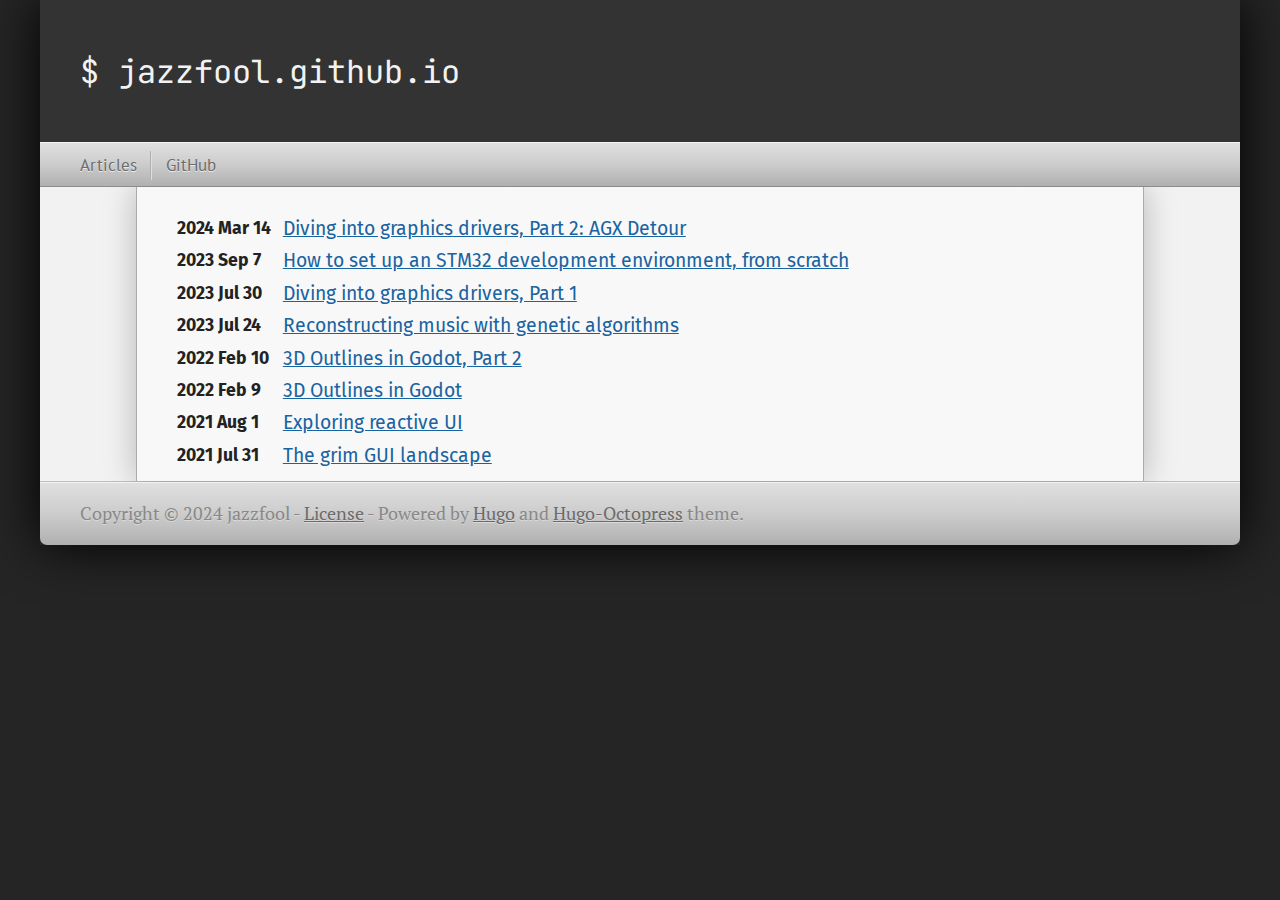
<file: index.html>
<!doctype html><html xmlns=http://www.w3.org/1999/xhtml xml:lang=en lang=en-us><head><meta charset=utf-8><meta name=viewport content="width=device-width,minimum-scale=1,maximum-scale=1"><link href=/css/fonts.css rel=stylesheet type=text/css><title></title><link rel=stylesheet href=/css/hugo-octopress.css><link rel=stylesheet href=/styles.css><link rel=stylesheet href=/css/fork-awesome.min.css><link href=/favicon.png rel=icon><link href=/index.xml rel=alternate type=application/rss+xml title="$ jazzfool.github.io"><meta name=description content><meta name=keywords content><meta name=author content="jazzfool"><meta name=generator content="Hugo 0.85.0"></head><body><header role=banner><hgroup><h1><a href=/>$ jazzfool.github.io</a></h1><h2></h2></hgroup></header><nav role=navigation><fieldset class=mobile-nav><select onchange="location=this.value"><option value>Navigate…</option><option value=/>» Articles</option><option value=https://github.com/jazzfool>» GitHub</option></select></fieldset><ul class=main-navigation><li><a href=/ title=Articles>Articles</a></li><li><a href=https://github.com/jazzfool title=GitHub target=_blank rel="noopener noreferrer">GitHub</a></li></ul><ul class=subscription></ul></nav><style>table.allposts,td.allposts-date,td.allposts-title{border:none}td.allposts-date{padding:0 .5em 0 0}td.allposts-title{font-size:110%}</style><div id=main><div id=content><div><article role=article><table class=allposts><tr><td class=allposts-date><strong>2024 Mar 14</strong></td><td class=allposts-title><a href=/post/gfxdrivers-pt2/ title="Diving into graphics drivers, Part 2: AGX Detour">Diving into graphics drivers, Part 2: AGX Detour</a></td></tr><tr><td class=allposts-date><strong>2023 Sep 7</strong></td><td class=allposts-title><a href=/post/stm32-setup/ title="How to set up an STM32 development environment, from scratch">How to set up an STM32 development environment, from scratch</a></td></tr><tr><td class=allposts-date><strong>2023 Jul 30</strong></td><td class=allposts-title><a href=/post/gfxdrivers-pt1/ title="Diving into graphics drivers, Part 1">Diving into graphics drivers, Part 1</a></td></tr><tr><td class=allposts-date><strong>2023 Jul 24</strong></td><td class=allposts-title><a href=/post/phenotune/ title="Reconstructing music with genetic algorithms">Reconstructing music with genetic algorithms</a></td></tr><tr><td class=allposts-date><strong>2022 Feb 10</strong></td><td class=allposts-title><a href=/post/godot-outlines-pt2/ title="3D Outlines in Godot, Part 2">3D Outlines in Godot, Part 2</a></td></tr><tr><td class=allposts-date><strong>2022 Feb 9</strong></td><td class=allposts-title><a href=/post/godot-outlines/ title="3D Outlines in Godot">3D Outlines in Godot</a></td></tr><tr><td class=allposts-date><strong>2021 Aug 1</strong></td><td class=allposts-title><a href=/post/reactive/ title="Exploring reactive UI">Exploring reactive UI</a></td></tr><tr><td class=allposts-date><strong>2021 Jul 31</strong></td><td class=allposts-title><a href=/post/gui/ title="The grim GUI landscape">The grim GUI landscape</a></td></tr></table></article></div><aside class="sidebar thirds"><section class="first odd"><p></p></section><ul class=sidebar-nav><li class=sidebar-nav-item></li></ul></aside></div></div><footer role=contentinfo><p>Copyright &copy; 2024 jazzfool - <a href=/license/>License</a> -
<span class=credit>Powered by <a target=_blank href=https://gohugo.io rel="noopener noreferrer">Hugo</a> and <a target=_blank href=https://github.com/parsiya/hugo-octopress/ rel="noopener noreferrer">Hugo-Octopress</a> theme.</p></footer></body></html>
</file>
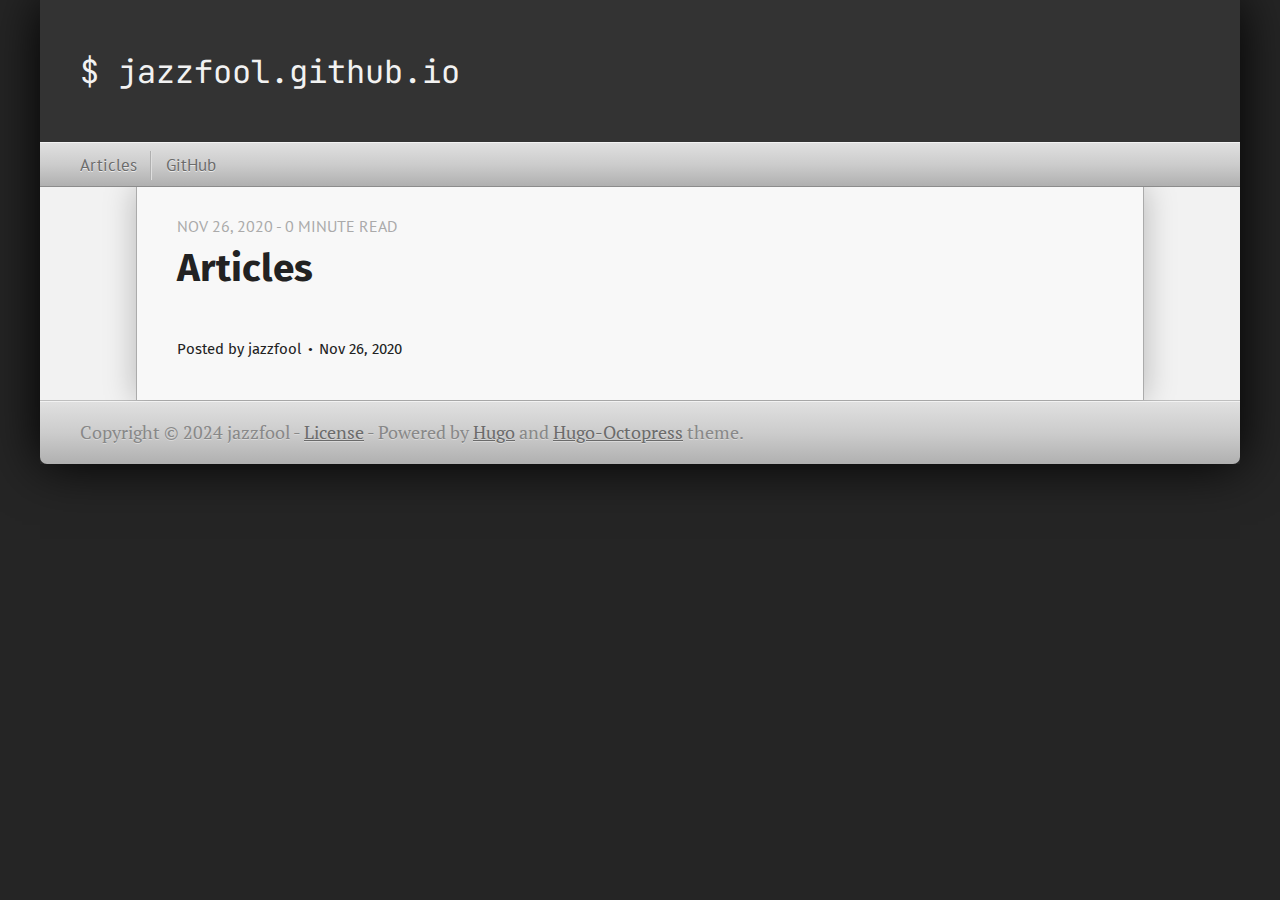
<file: articles/index.html>
<!doctype html><html xmlns=http://www.w3.org/1999/xhtml xml:lang=en lang=en-us><head><meta charset=utf-8><meta name=viewport content="width=device-width,minimum-scale=1,maximum-scale=1"><link href=/css/fonts.css rel=stylesheet type=text/css><title>Articles</title><link rel=stylesheet href=/css/hugo-octopress.css><link rel=stylesheet href=/styles.css><link rel=stylesheet href=/css/fork-awesome.min.css><link href=/favicon.png rel=icon><meta name=description content><meta name=keywords content><meta name=author content="jazzfool"><meta name=generator content="Hugo 0.85.0"></head><body><header role=banner><hgroup><h1><a href=/>$ jazzfool.github.io</a></h1><h2></h2></hgroup></header><nav role=navigation><fieldset class=mobile-nav><select onchange="location=this.value"><option value>Navigate…</option><option value=/>» Articles</option><option value=https://github.com/jazzfool>» GitHub</option></select></fieldset><ul class=main-navigation><li><a href=/ title=Articles>Articles</a></li><li><a href=https://github.com/jazzfool title=GitHub target=_blank rel="noopener noreferrer">GitHub</a></li></ul><ul class=subscription></ul></nav><div id=main><div id=content><div><article class=hentry role=article><header><p class=meta>Nov 26, 2020
- 0 minute read</p><h1 class=entry-title>Articles</h1></header><div class=entry-content><nav id=TableOfContents></nav></div><footer><p class=meta><span class="byline author vcard">Posted by <span class=fn>jazzfool</span></span>
<time>Nov 26, 2020</time></span></p><p class=meta></p></footer></article></div><aside class="sidebar thirds"><section class="first odd"><p></p></section><ul class=sidebar-nav><li class=sidebar-nav-item></li></ul></aside></div></div><footer role=contentinfo><p>Copyright &copy; 2024 jazzfool - <a href=/license/>License</a> -
<span class=credit>Powered by <a target=_blank href=https://gohugo.io rel="noopener noreferrer">Hugo</a> and <a target=_blank href=https://github.com/parsiya/hugo-octopress/ rel="noopener noreferrer">Hugo-Octopress</a> theme.</p></footer></body></html>
</file>
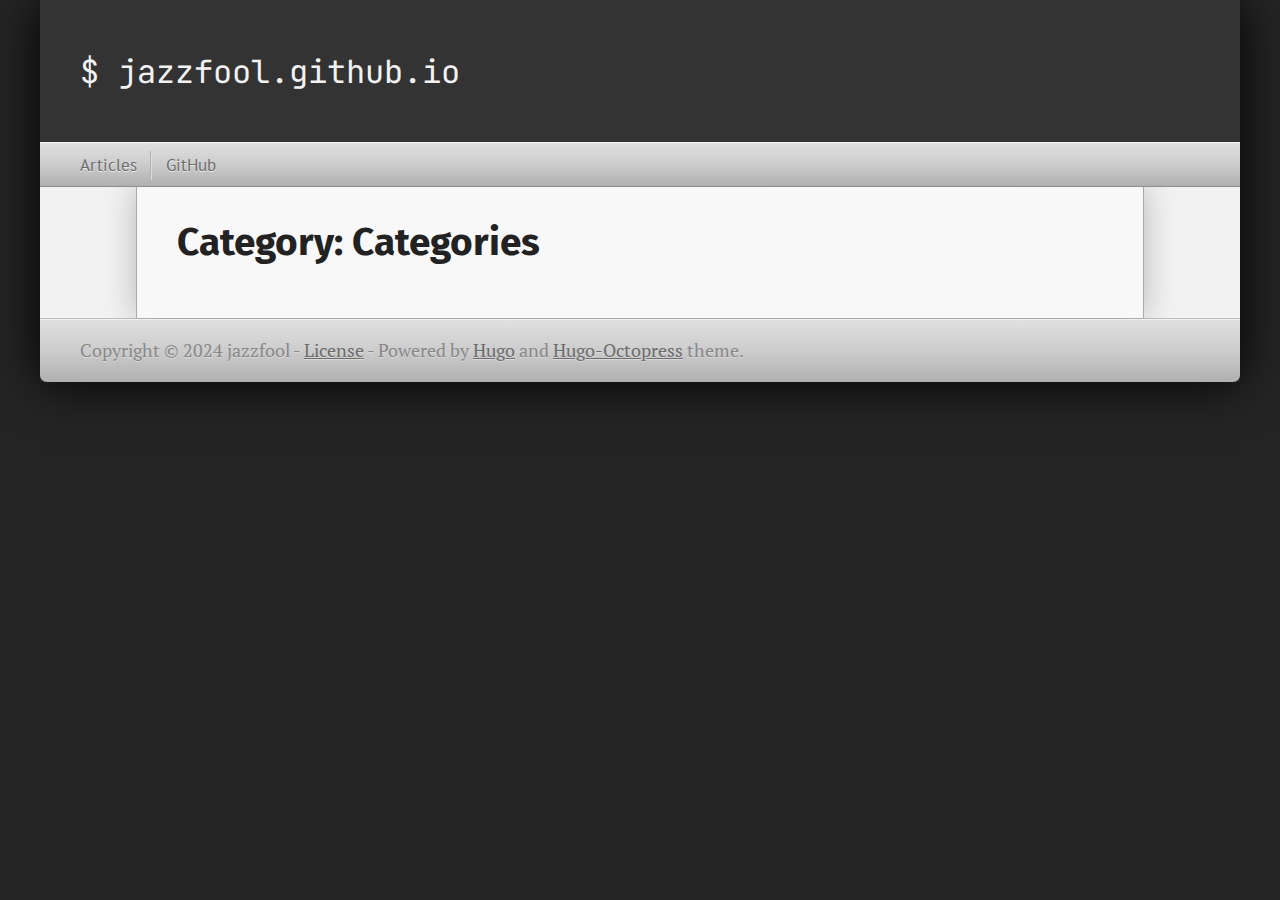
<file: categories/index.html>
<!doctype html><html xmlns=http://www.w3.org/1999/xhtml xml:lang=en lang=en-us><head><meta charset=utf-8><meta name=viewport content="width=device-width,minimum-scale=1,maximum-scale=1"><link href=/css/fonts.css rel=stylesheet type=text/css><title>Categories</title><link rel=stylesheet href=/css/hugo-octopress.css><link rel=stylesheet href=/styles.css><link rel=stylesheet href=/css/fork-awesome.min.css><link href=/favicon.png rel=icon><link href=/categories/index.xml rel=alternate type=application/rss+xml title="$ jazzfool.github.io"><meta name=description content><meta name=keywords content><meta name=author content="jazzfool"><meta name=generator content="Hugo 0.85.0"></head><body><header role=banner><hgroup><h1><a href=/>$ jazzfool.github.io</a></h1><h2></h2></hgroup></header><nav role=navigation><fieldset class=mobile-nav><select onchange="location=this.value"><option value>Navigate…</option><option value=/>» Articles</option><option value=https://github.com/jazzfool>» GitHub</option></select></fieldset><ul class=main-navigation><li><a href=/ title=Articles>Articles</a></li><li><a href=https://github.com/jazzfool title=GitHub target=_blank rel="noopener noreferrer">GitHub</a></li></ul><ul class=subscription></ul></nav><div id=main><div id=content><div><article role=article><header><h1 class=entry-title>Category: Categories</h1></header><div id=blog-archives class=category></div></article></div><aside class="sidebar thirds"><section class="first odd"><p></p></section><ul class=sidebar-nav><li class=sidebar-nav-item></li></ul></aside></div></div><footer role=contentinfo><p>Copyright &copy; 2024 jazzfool - <a href=/license/>License</a> -
<span class=credit>Powered by <a target=_blank href=https://gohugo.io rel="noopener noreferrer">Hugo</a> and <a target=_blank href=https://github.com/parsiya/hugo-octopress/ rel="noopener noreferrer">Hugo-Octopress</a> theme.</p></footer></body></html>
</file>
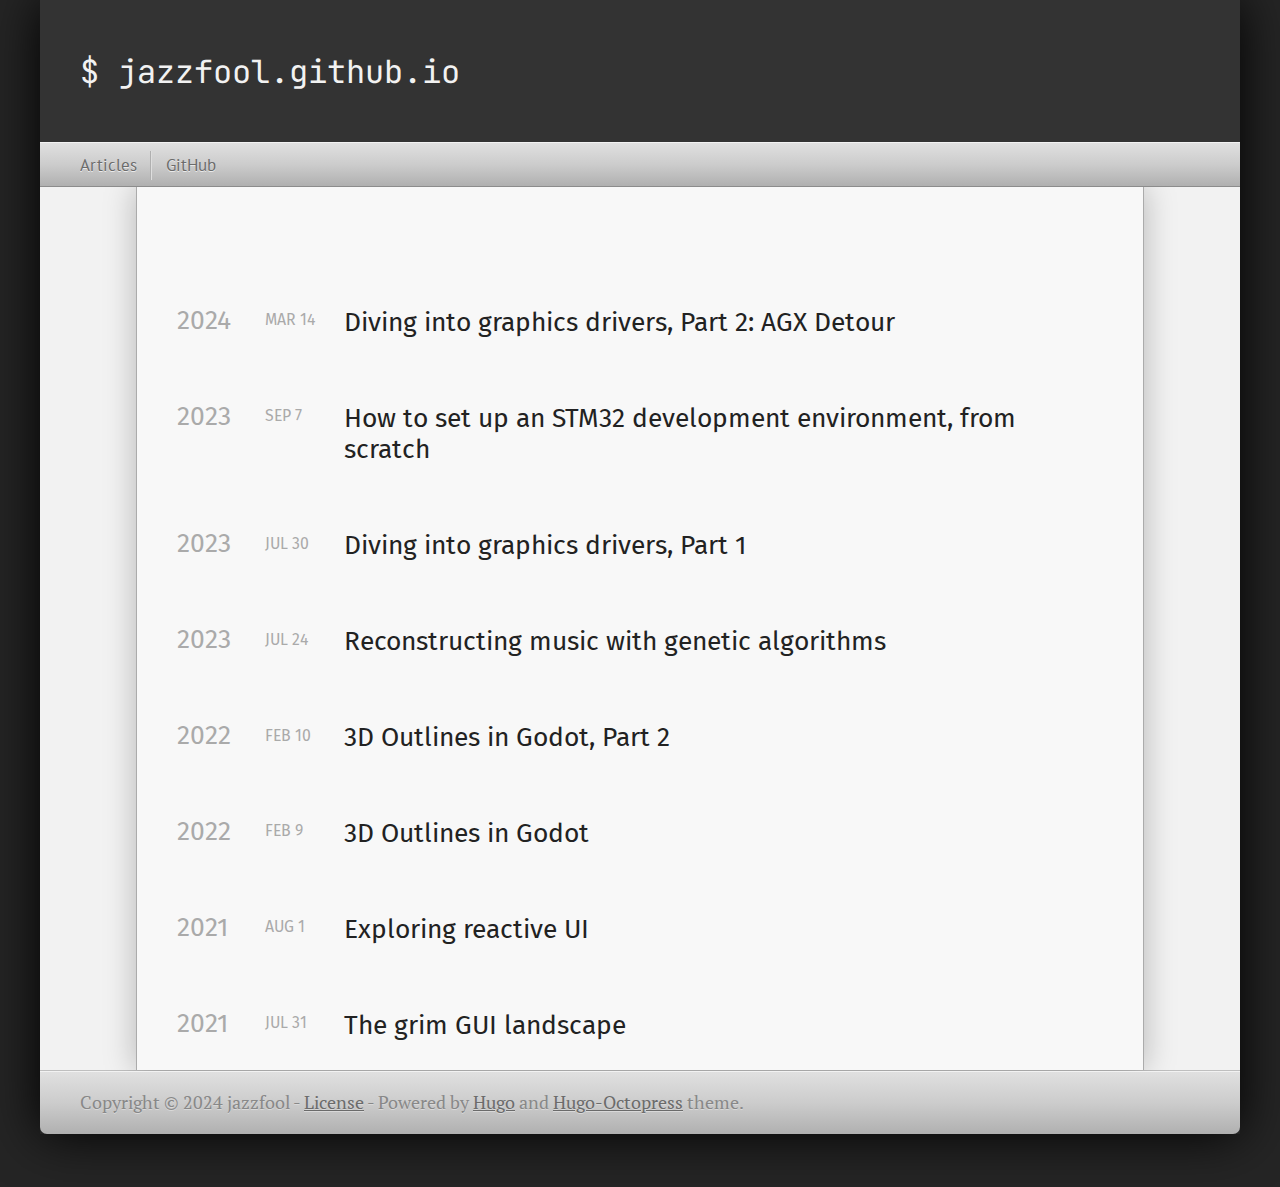
<file: post/index.html>
<!doctype html><html xmlns=http://www.w3.org/1999/xhtml xml:lang=en lang=en-us><head><meta charset=utf-8><meta name=viewport content="width=device-width,minimum-scale=1,maximum-scale=1"><link href=/css/fonts.css rel=stylesheet type=text/css><title>Posts</title><link rel=stylesheet href=/css/hugo-octopress.css><link rel=stylesheet href=/styles.css><link rel=stylesheet href=/css/fork-awesome.min.css><link href=/favicon.png rel=icon><link href=/post/index.xml rel=alternate type=application/rss+xml title="$ jazzfool.github.io"><meta name=description content><meta name=keywords content><meta name=author content="jazzfool"><meta name=generator content="Hugo 0.85.0"></head><body><header role=banner><hgroup><h1><a href=/>$ jazzfool.github.io</a></h1><h2></h2></hgroup></header><nav role=navigation><fieldset class=mobile-nav><select onchange="location=this.value"><option value>Navigate…</option><option value=/>» Articles</option><option value=https://github.com/jazzfool>» GitHub</option></select></fieldset><ul class=main-navigation><li><a href=/ title=Articles>Articles</a></li><li><a href=https://github.com/jazzfool title=GitHub target=_blank rel="noopener noreferrer">GitHub</a></li></ul><ul class=subscription></ul></nav><div id=main><div id=content><div><article role=article><header><h1 class=entry-title></h1></header><div id=blog-archives class=category><h2>2024</h2><article><h1><a href=/post/gfxdrivers-pt2/ title="Diving into graphics drivers, Part 2: AGX Detour">Diving into graphics drivers, Part 2: AGX Detour</a></h1><time><span class=month>Mar</span>
<span class=day>14</span></time><footer><span class=categories></span></footer></article><h2>2023</h2><article><h1><a href=/post/stm32-setup/ title="How to set up an STM32 development environment, from scratch">How to set up an STM32 development environment, from scratch</a></h1><time><span class=month>Sep</span>
<span class=day>7</span></time><footer><span class=categories></span></footer></article><h2>2023</h2><article><h1><a href=/post/gfxdrivers-pt1/ title="Diving into graphics drivers, Part 1">Diving into graphics drivers, Part 1</a></h1><time><span class=month>Jul</span>
<span class=day>30</span></time><footer><span class=categories></span></footer></article><h2>2023</h2><article><h1><a href=/post/phenotune/ title="Reconstructing music with genetic algorithms">Reconstructing music with genetic algorithms</a></h1><time><span class=month>Jul</span>
<span class=day>24</span></time><footer><span class=categories></span></footer></article><h2>2022</h2><article><h1><a href=/post/godot-outlines-pt2/ title="3D Outlines in Godot, Part 2">3D Outlines in Godot, Part 2</a></h1><time><span class=month>Feb</span>
<span class=day>10</span></time><footer><span class=categories></span></footer></article><h2>2022</h2><article><h1><a href=/post/godot-outlines/ title="3D Outlines in Godot">3D Outlines in Godot</a></h1><time><span class=month>Feb</span>
<span class=day>9</span></time><footer><span class=categories></span></footer></article><h2>2021</h2><article><h1><a href=/post/reactive/ title="Exploring reactive UI">Exploring reactive UI</a></h1><time><span class=month>Aug</span>
<span class=day>1</span></time><footer><span class=categories></span></footer></article><h2>2021</h2><article><h1><a href=/post/gui/ title="The grim GUI landscape">The grim GUI landscape</a></h1><time><span class=month>Jul</span>
<span class=day>31</span></time><footer><span class=categories></span></footer></article></div></article></div><aside class="sidebar thirds"><section class="first odd"><p></p></section><ul class=sidebar-nav><li class=sidebar-nav-item></li></ul></aside></div></div><footer role=contentinfo><p>Copyright &copy; 2024 jazzfool - <a href=/license/>License</a> -
<span class=credit>Powered by <a target=_blank href=https://gohugo.io rel="noopener noreferrer">Hugo</a> and <a target=_blank href=https://github.com/parsiya/hugo-octopress/ rel="noopener noreferrer">Hugo-Octopress</a> theme.</p></footer></body></html>
</file>
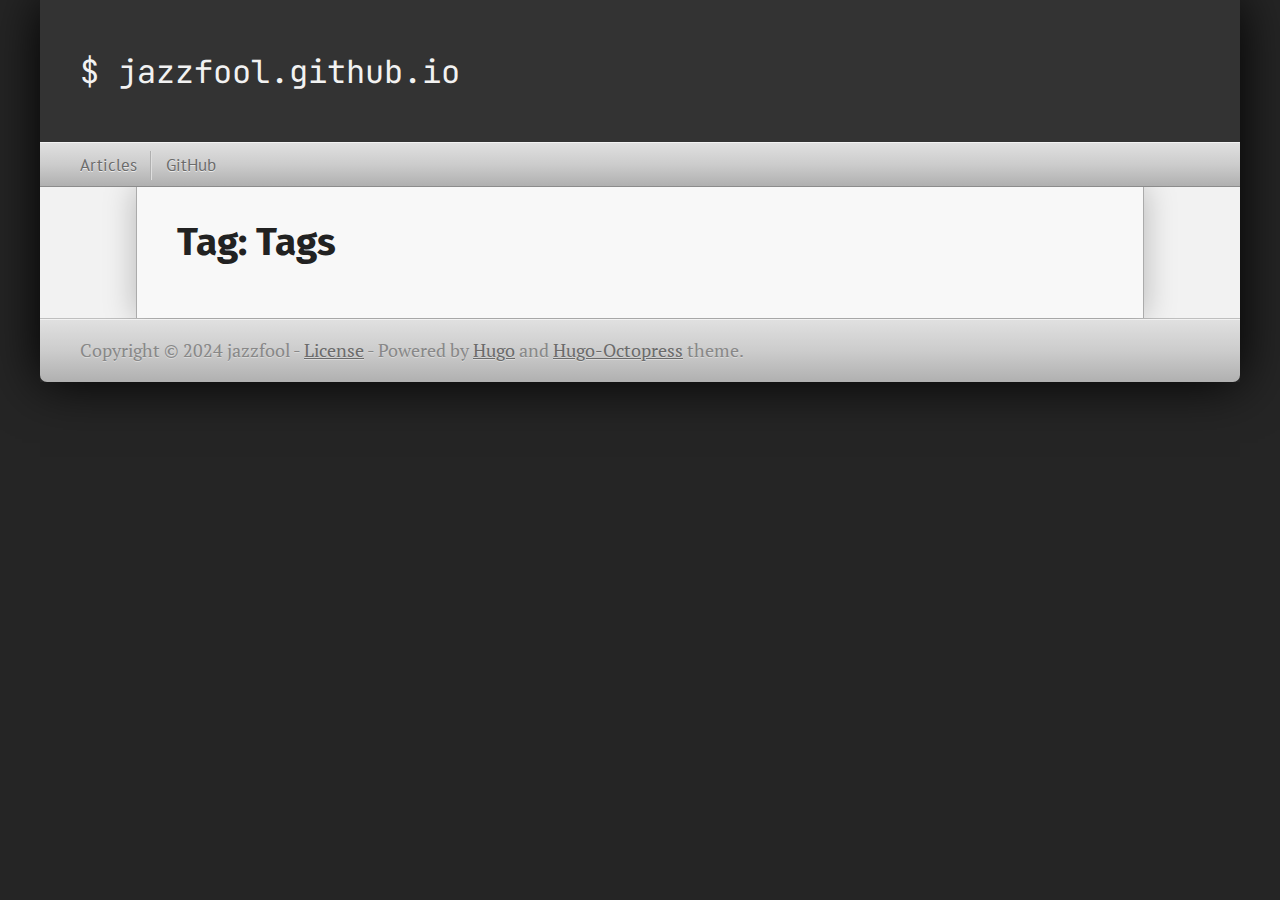
<file: tags/index.html>
<!doctype html><html xmlns=http://www.w3.org/1999/xhtml xml:lang=en lang=en-us><head><meta charset=utf-8><meta name=viewport content="width=device-width,minimum-scale=1,maximum-scale=1"><link href=/css/fonts.css rel=stylesheet type=text/css><title>Tags</title><link rel=stylesheet href=/css/hugo-octopress.css><link rel=stylesheet href=/styles.css><link rel=stylesheet href=/css/fork-awesome.min.css><link href=/favicon.png rel=icon><link href=/tags/index.xml rel=alternate type=application/rss+xml title="$ jazzfool.github.io"><meta name=description content><meta name=keywords content><meta name=author content="jazzfool"><meta name=generator content="Hugo 0.85.0"></head><body><header role=banner><hgroup><h1><a href=/>$ jazzfool.github.io</a></h1><h2></h2></hgroup></header><nav role=navigation><fieldset class=mobile-nav><select onchange="location=this.value"><option value>Navigate…</option><option value=/>» Articles</option><option value=https://github.com/jazzfool>» GitHub</option></select></fieldset><ul class=main-navigation><li><a href=/ title=Articles>Articles</a></li><li><a href=https://github.com/jazzfool title=GitHub target=_blank rel="noopener noreferrer">GitHub</a></li></ul><ul class=subscription></ul></nav><div id=main><div id=content><div><article role=article><header><h1 class=entry-title>Tag: Tags</h1></header><div id=blog-archives class=category></div></article></div><aside class="sidebar thirds"><section class="first odd"><p></p></section><ul class=sidebar-nav><li class=sidebar-nav-item></li></ul></aside></div></div><footer role=contentinfo><p>Copyright &copy; 2024 jazzfool - <a href=/license/>License</a> -
<span class=credit>Powered by <a target=_blank href=https://gohugo.io rel="noopener noreferrer">Hugo</a> and <a target=_blank href=https://github.com/parsiya/hugo-octopress/ rel="noopener noreferrer">Hugo-Octopress</a> theme.</p></footer></body></html>
</file>
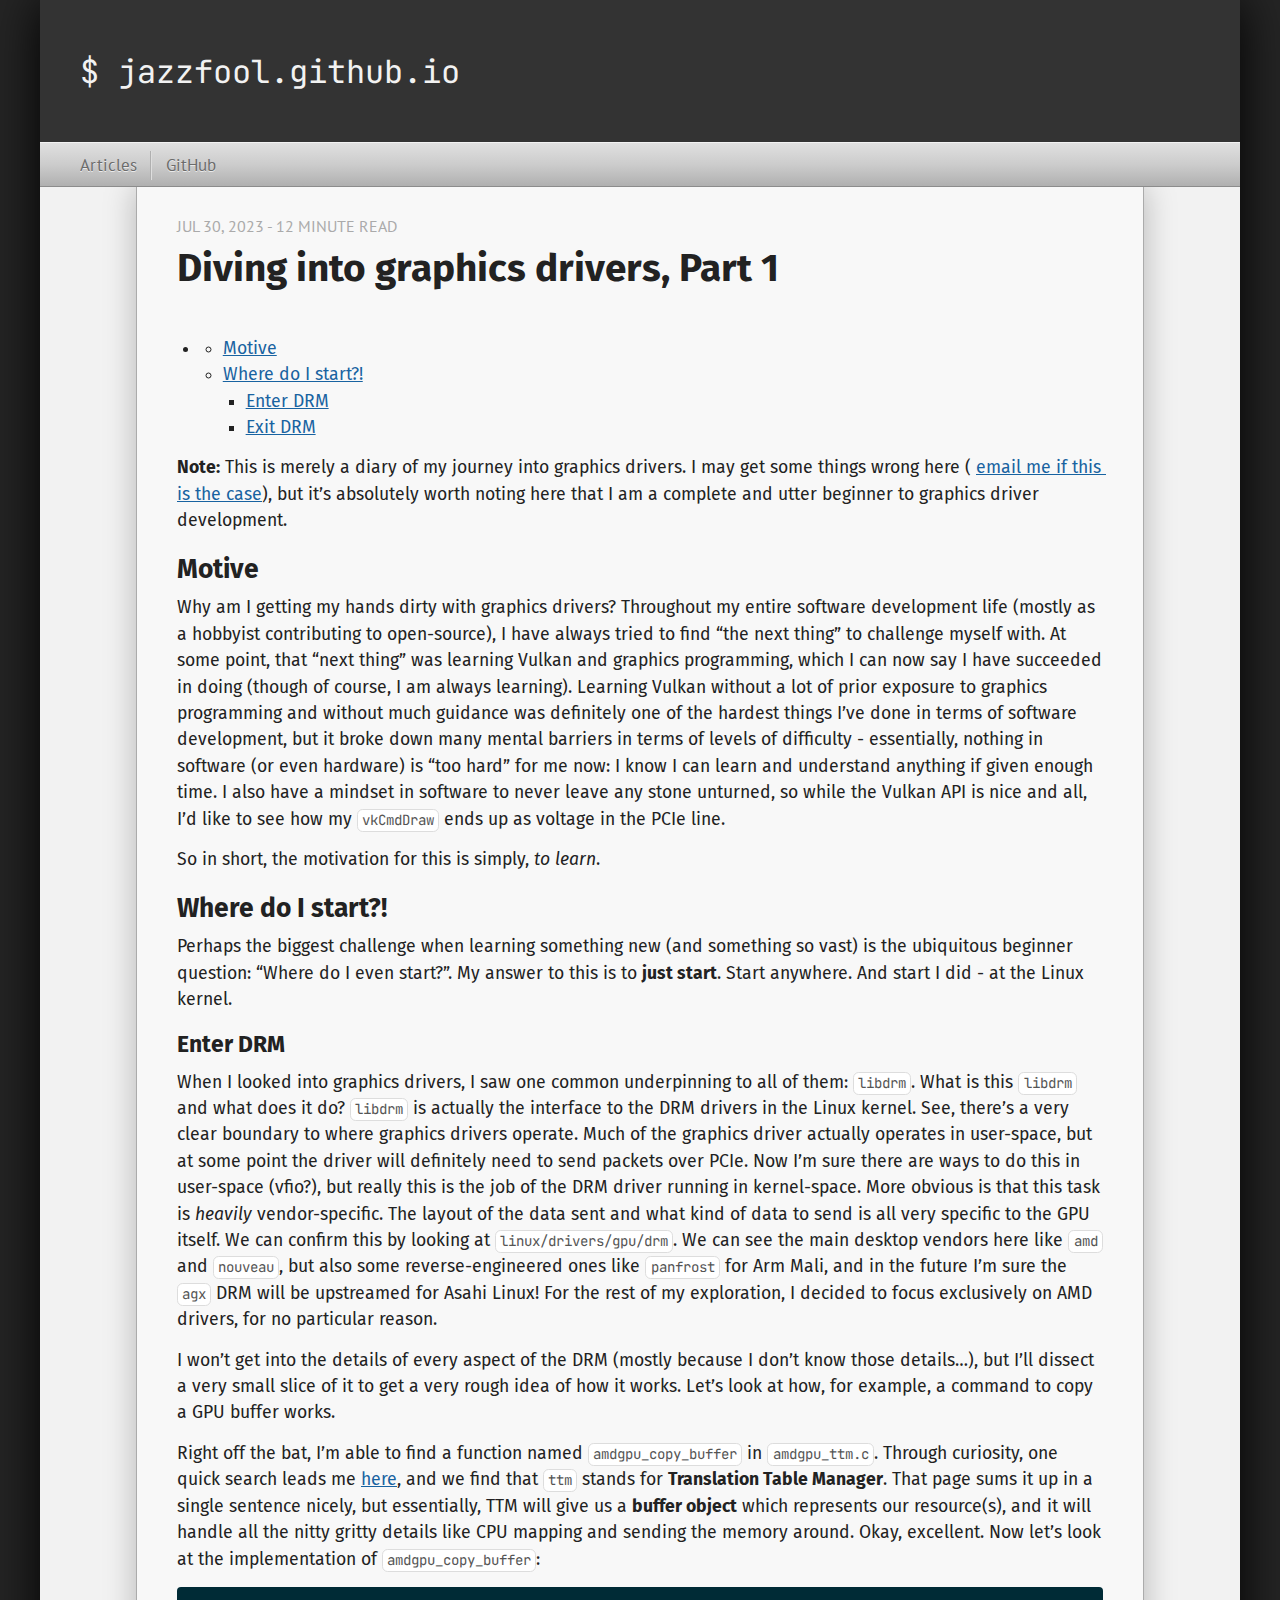
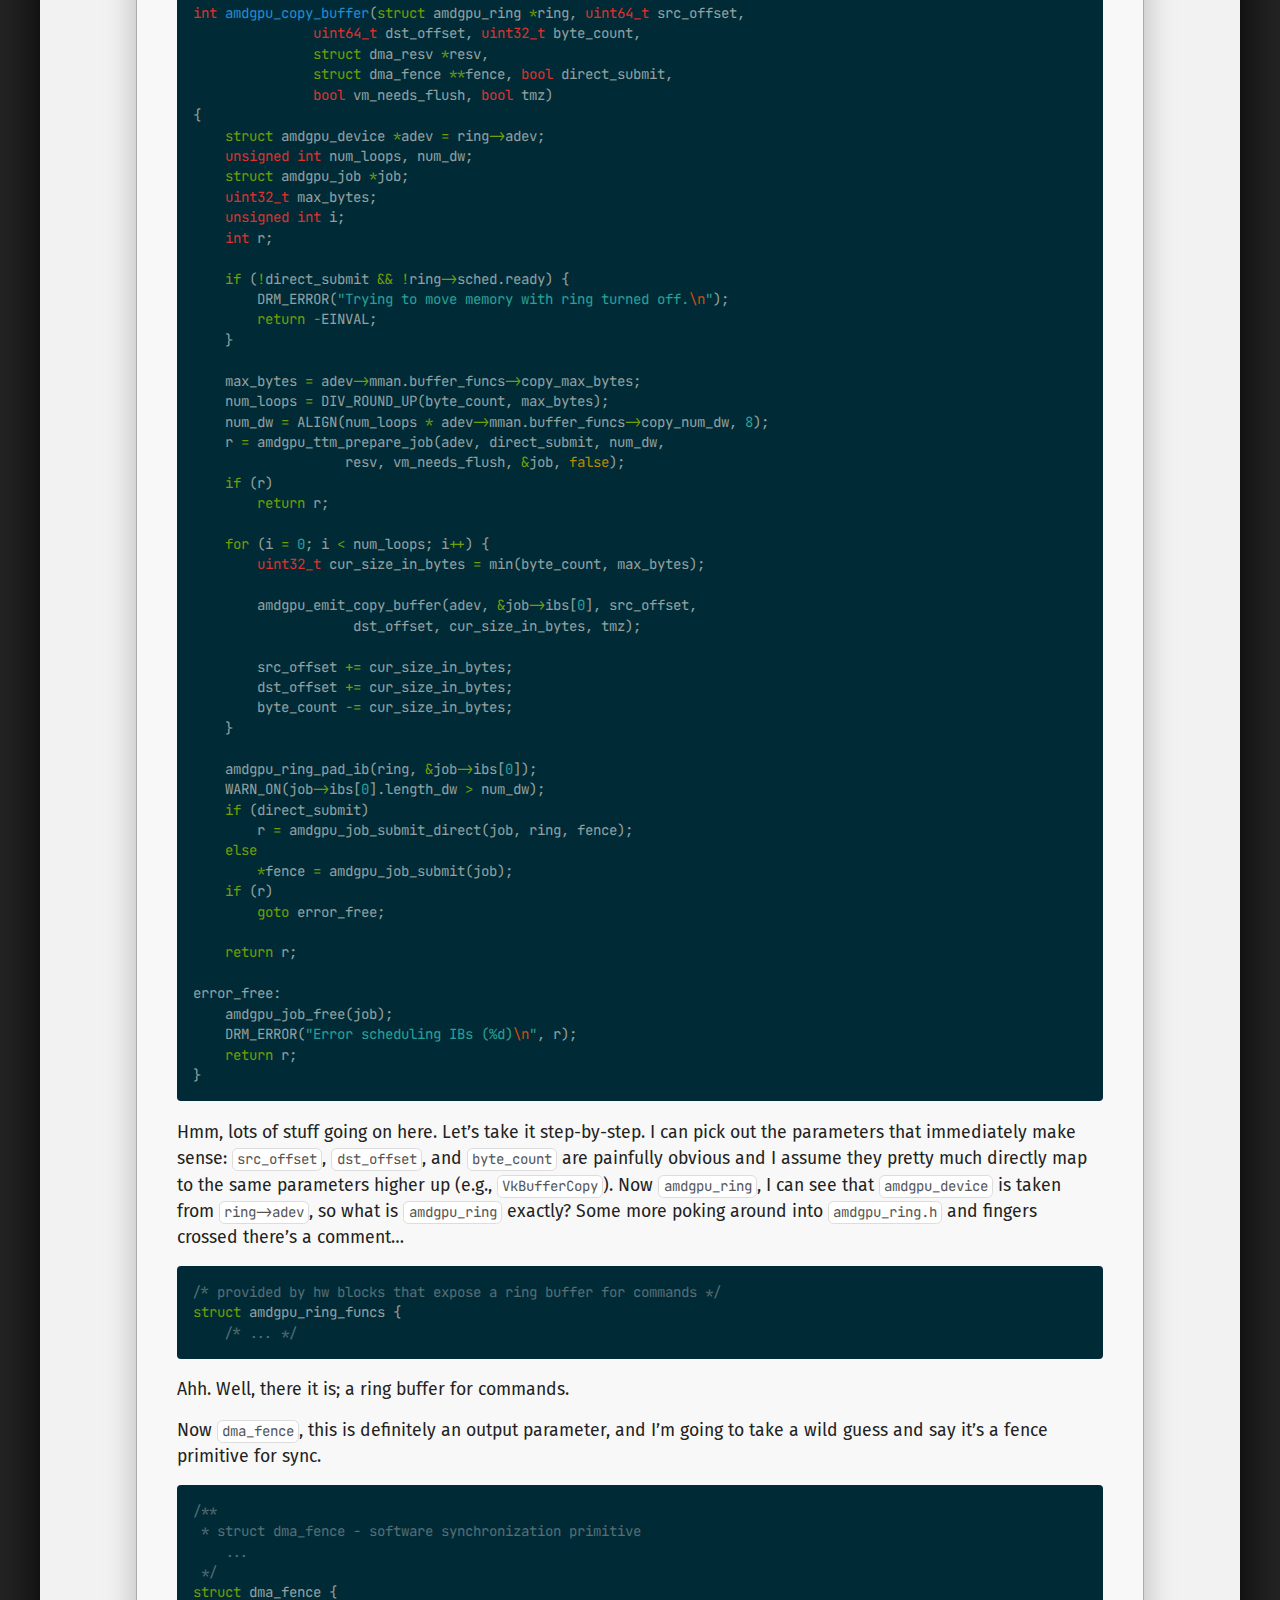
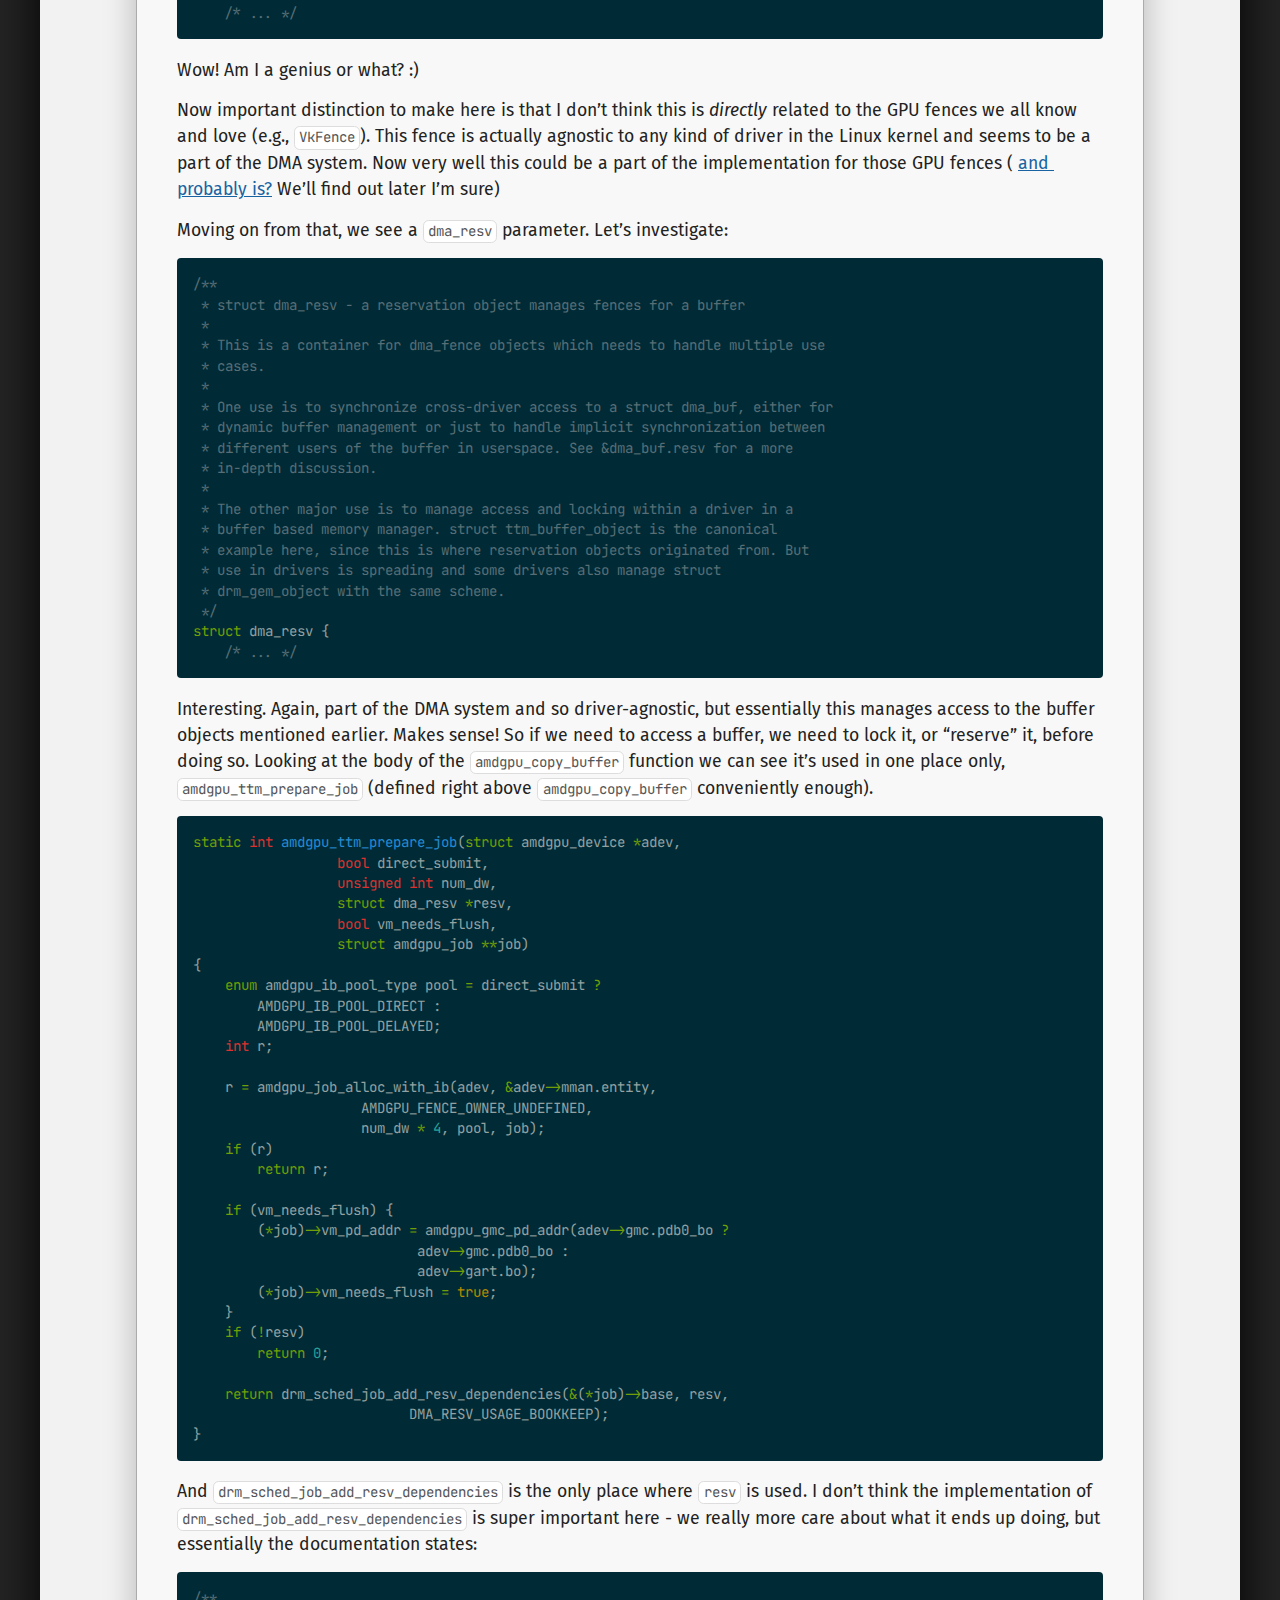
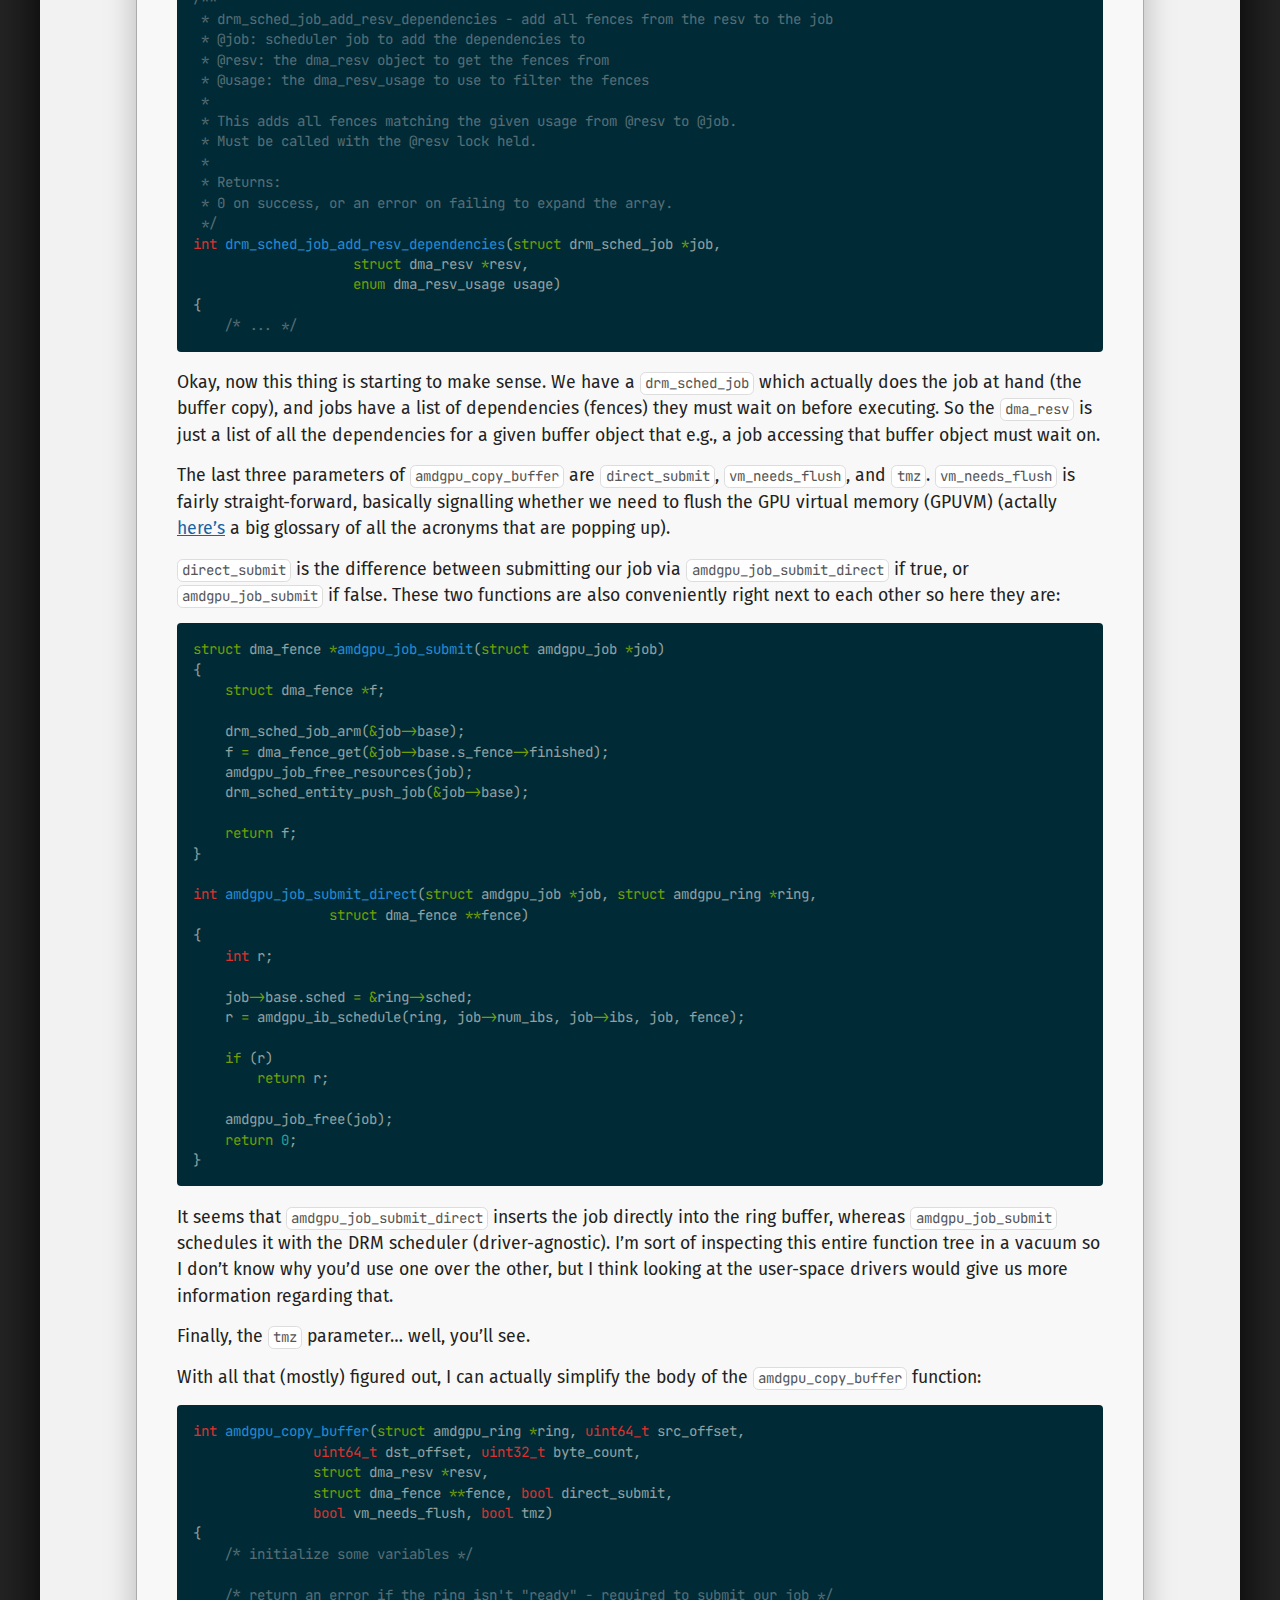
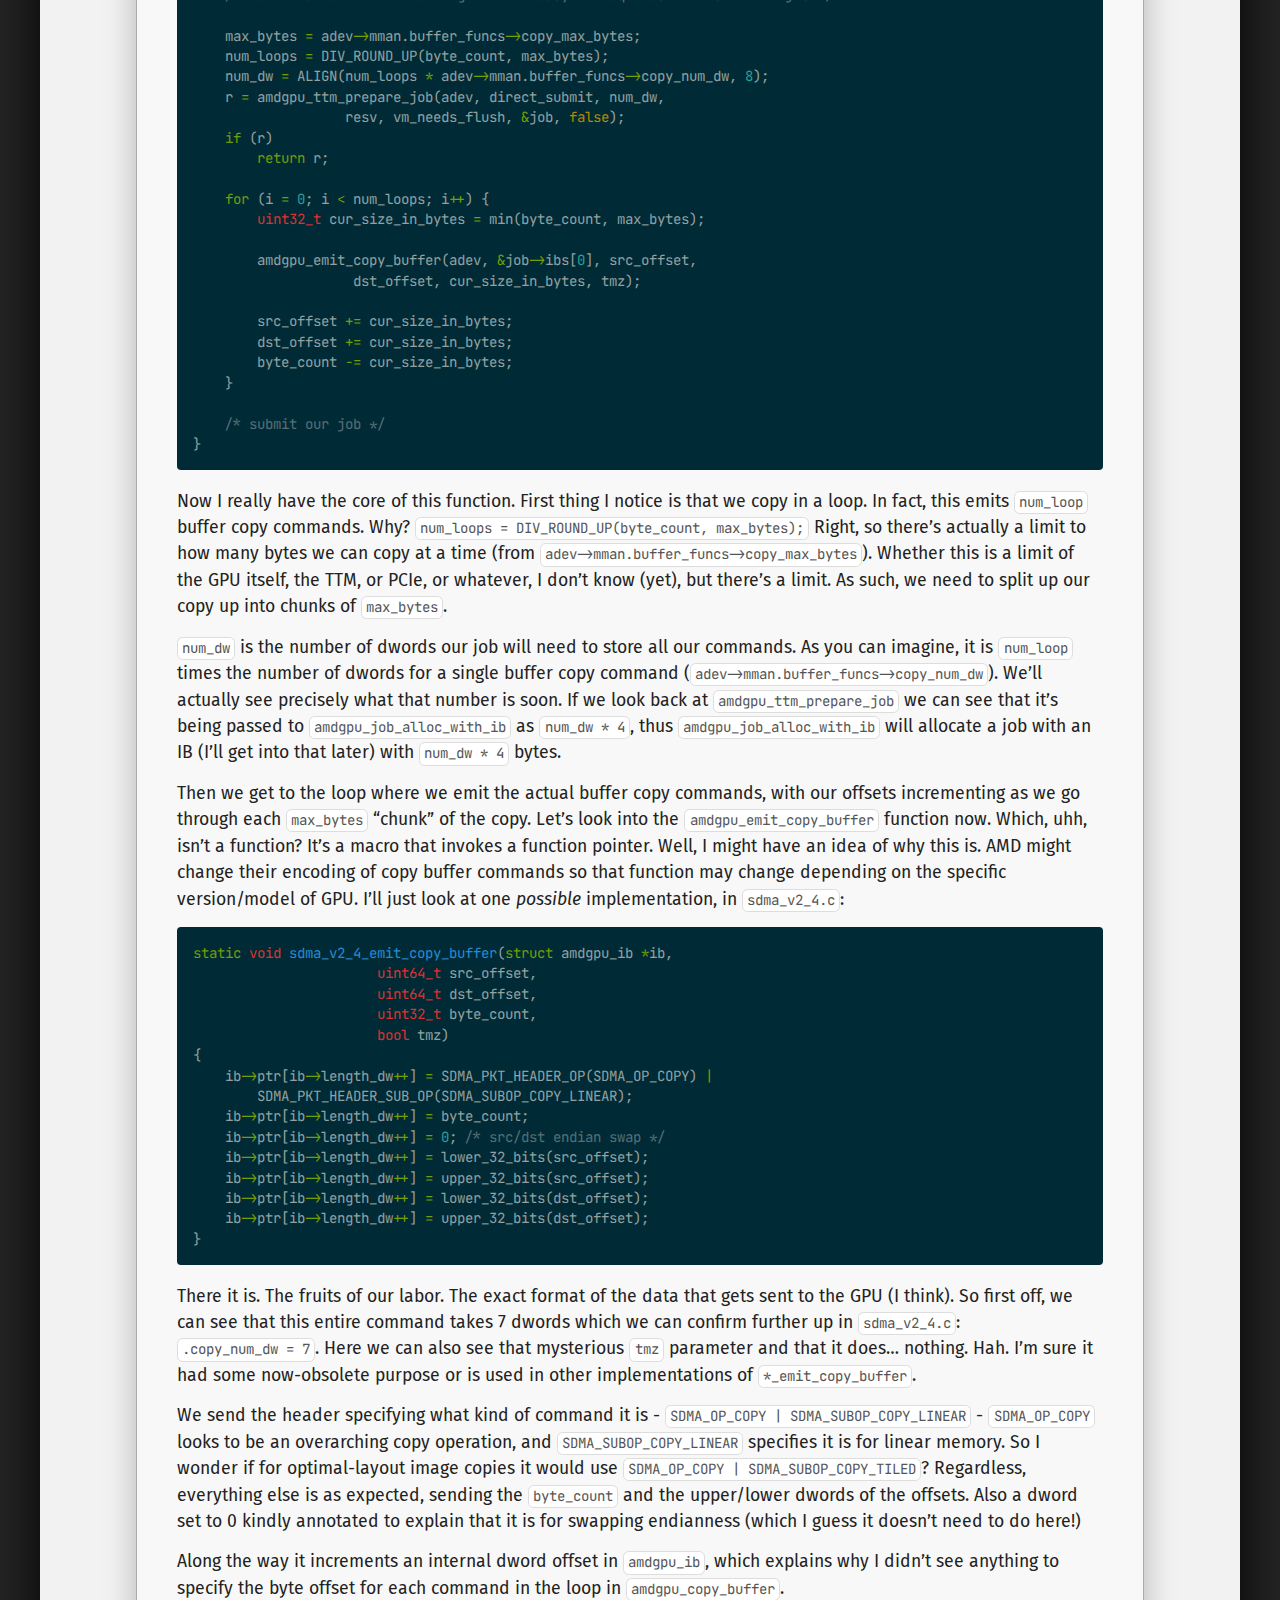
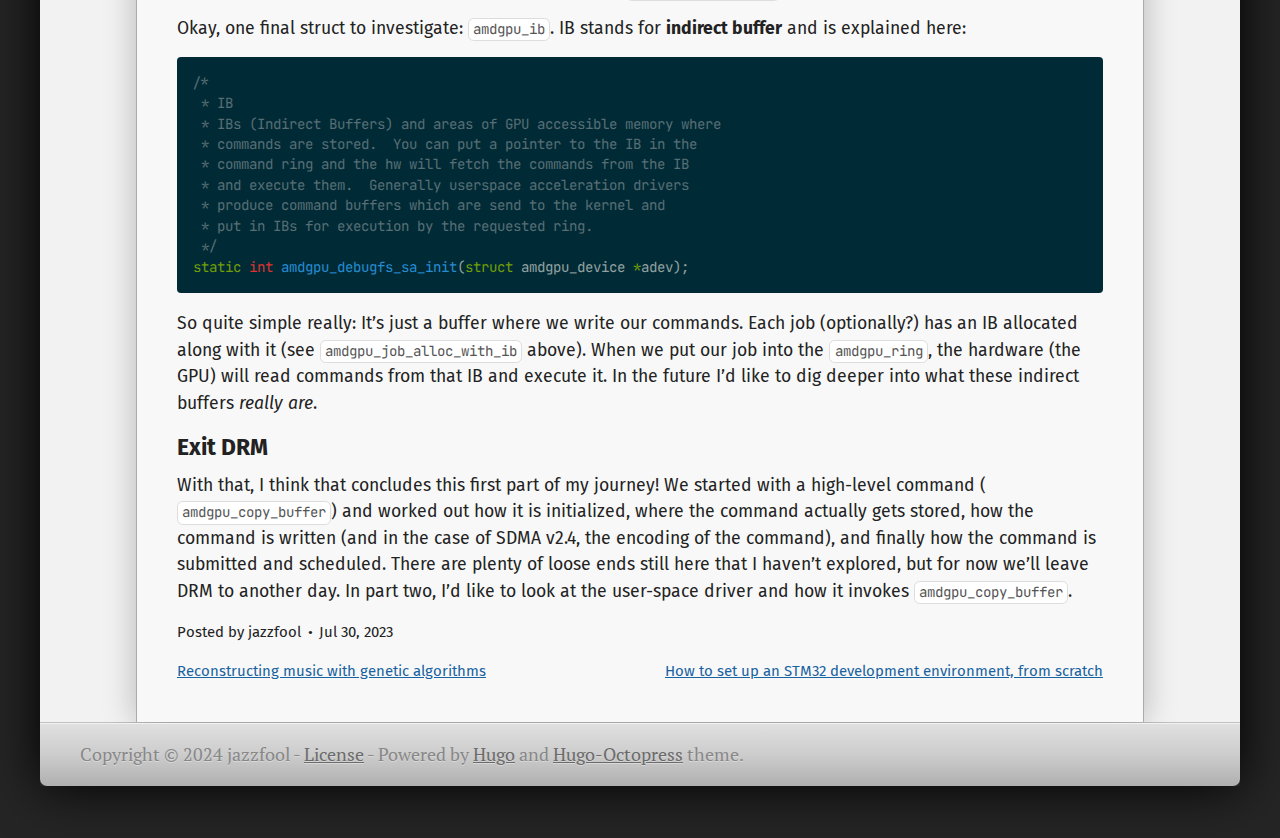
<file: post/gfxdrivers-pt1/index.html>
<!doctype html><html xmlns=http://www.w3.org/1999/xhtml xml:lang=en lang=en-us><head><meta charset=utf-8><meta name=viewport content="width=device-width,minimum-scale=1,maximum-scale=1"><link href=/css/fonts.css rel=stylesheet type=text/css><title>Diving into graphics drivers, Part 1</title><link rel=stylesheet href=/css/hugo-octopress.css><link rel=stylesheet href=/styles.css><link rel=stylesheet href=/css/fork-awesome.min.css><link href=/favicon.png rel=icon><meta name=description content><meta name=keywords content><meta name=author content="jazzfool"><meta name=generator content="Hugo 0.85.0"></head><body><header role=banner><hgroup><h1><a href=/>$ jazzfool.github.io</a></h1><h2></h2></hgroup></header><nav role=navigation><fieldset class=mobile-nav><select onchange="location=this.value"><option value>Navigate…</option><option value=/>» Articles</option><option value=https://github.com/jazzfool>» GitHub</option></select></fieldset><ul class=main-navigation><li><a href=/ title=Articles>Articles</a></li><li><a href=https://github.com/jazzfool title=GitHub target=_blank rel="noopener noreferrer">GitHub</a></li></ul><ul class=subscription></ul></nav><div id=main><div id=content><div><article class=hentry role=article><header><p class=meta>Jul 30, 2023
- 12 minute read</p><h1 class=entry-title>Diving into graphics drivers, Part 1</h1></header><div class=entry-content><nav id=TableOfContents><ul><li><ul><li><a href=#motive>Motive</a></li><li><a href=#where-do-i-start>Where do I start?!</a><ul><li><a href=#enter-drm>Enter DRM</a></li><li><a href=#exit-drm>Exit DRM</a></li></ul></li></ul></li></ul></nav><p><strong>Note:</strong> This is merely a diary of my journey into graphics drivers. I may get some things wrong here (
<a href=mailto:shamoslover69@gmail.com>email me if this is the case</a>), but it&rsquo;s absolutely worth noting here that I am a complete and utter beginner to graphics driver development.</p><h2 id=motive>Motive</h2><p>Why am I getting my hands dirty with graphics drivers? Throughout my entire software development life (mostly as a hobbyist contributing to open-source), I have always tried to find &ldquo;the next thing&rdquo; to challenge myself with. At some point, that &ldquo;next thing&rdquo; was learning Vulkan and graphics programming, which I can now say I have succeeded in doing (though of course, I am always learning). Learning Vulkan without a lot of prior exposure to graphics programming and without much guidance was definitely one of the hardest things I&rsquo;ve done in terms of software development, but it broke down many mental barriers in terms of levels of difficulty - essentially, nothing in software (or even hardware) is &ldquo;too hard&rdquo; for me now: I know I can learn and understand anything if given enough time. I also have a mindset in software to never leave any stone unturned, so while the Vulkan API is nice and all, I&rsquo;d like to see how my <code>vkCmdDraw</code> ends up as voltage in the PCIe line.</p><p>So in short, the motivation for this is simply, <em>to learn</em>.</p><h2 id=where-do-i-start>Where do I start?!</h2><p>Perhaps the biggest challenge when learning something new (and something so vast) is the ubiquitous beginner question: &ldquo;Where do I even start?&rdquo;. My answer to this is to <strong>just start</strong>. Start anywhere. And start I did - at the Linux kernel.</p><h3 id=enter-drm>Enter DRM</h3><p>When I looked into graphics drivers, I saw one common underpinning to all of them: <code>libdrm</code>. What is this <code>libdrm</code> and what does it do? <code>libdrm</code> is actually the interface to the DRM drivers in the Linux kernel. See, there&rsquo;s a very clear boundary to where graphics drivers operate. Much of the graphics driver actually operates in user-space, but at some point the driver will definitely need to send packets over PCIe. Now I&rsquo;m sure there are ways to do this in user-space (vfio?), but really this is the job of the DRM driver running in kernel-space. More obvious is that this task is <em>heavily</em> vendor-specific. The layout of the data sent and what kind of data to send is all very specific to the GPU itself. We can confirm this by looking at
<a href=https://github.com/torvalds/linux/tree/master/drivers/gpu/drm target=_blank rel=noopener><code>linux/drivers/gpu/drm</code></a>. We can see the main desktop vendors here like <code>amd</code> and <code>nouveau</code>, but also some reverse-engineered ones like <code>panfrost</code> for Arm Mali, and in the future I&rsquo;m sure the <code>agx</code> DRM will be upstreamed for Asahi Linux! For the rest of my exploration, I decided to focus exclusively on AMD drivers, for no particular reason.</p><p>I won&rsquo;t get into the details of every aspect of the DRM (mostly because I don&rsquo;t know those details&mldr;), but I&rsquo;ll dissect a very small slice of it to get a very rough idea of how it works. Let&rsquo;s look at how, for example, a command to copy a GPU buffer works.</p><p>Right off the bat, I&rsquo;m able to find a function named <code>amdgpu_copy_buffer</code> in <code>amdgpu_ttm.c</code>. Through curiosity, one quick search leads me
<a href=https://docs.kernel.org/gpu/drm-mm.html target=_blank rel=noopener>here</a>, and we find that <code>ttm</code> stands for <strong>Translation Table Manager</strong>. That page sums it up in a single sentence nicely, but essentially, TTM will give us a <strong>buffer object</strong> which represents our resource(s), and it will handle all the nitty gritty details like CPU mapping and sending the memory around. Okay, excellent. Now let&rsquo;s look at the implementation of <code>amdgpu_copy_buffer</code>:</p><div class=highlight><pre style=color:#93a1a1;background-color:#002b36;-moz-tab-size:4;-o-tab-size:4;tab-size:4><code class=language-c data-lang=c><span style=color:#dc322f>int</span> <span style=color:#268bd2>amdgpu_copy_buffer</span>(<span style=color:#719e07>struct</span> amdgpu_ring <span style=color:#719e07>*</span>ring, <span style=color:#dc322f>uint64_t</span> src_offset,
		       <span style=color:#dc322f>uint64_t</span> dst_offset, <span style=color:#dc322f>uint32_t</span> byte_count,
		       <span style=color:#719e07>struct</span> dma_resv <span style=color:#719e07>*</span>resv,
		       <span style=color:#719e07>struct</span> dma_fence <span style=color:#719e07>**</span>fence, <span style=color:#dc322f>bool</span> direct_submit,
		       <span style=color:#dc322f>bool</span> vm_needs_flush, <span style=color:#dc322f>bool</span> tmz)
{
	<span style=color:#719e07>struct</span> amdgpu_device <span style=color:#719e07>*</span>adev <span style=color:#719e07>=</span> ring<span style=color:#719e07>-&gt;</span>adev;
	<span style=color:#dc322f>unsigned</span> <span style=color:#dc322f>int</span> num_loops, num_dw;
	<span style=color:#719e07>struct</span> amdgpu_job <span style=color:#719e07>*</span>job;
	<span style=color:#dc322f>uint32_t</span> max_bytes;
	<span style=color:#dc322f>unsigned</span> <span style=color:#dc322f>int</span> i;
	<span style=color:#dc322f>int</span> r;

	<span style=color:#719e07>if</span> (<span style=color:#719e07>!</span>direct_submit <span style=color:#719e07>&amp;&amp;</span> <span style=color:#719e07>!</span>ring<span style=color:#719e07>-&gt;</span>sched.ready) {
		DRM_ERROR(<span style=color:#2aa198>&#34;Trying to move memory with ring turned off.</span><span style=color:#cb4b16>\n</span><span style=color:#2aa198>&#34;</span>);
		<span style=color:#719e07>return</span> <span style=color:#719e07>-</span>EINVAL;
	}

	max_bytes <span style=color:#719e07>=</span> adev<span style=color:#719e07>-&gt;</span>mman.buffer_funcs<span style=color:#719e07>-&gt;</span>copy_max_bytes;
	num_loops <span style=color:#719e07>=</span> DIV_ROUND_UP(byte_count, max_bytes);
	num_dw <span style=color:#719e07>=</span> ALIGN(num_loops <span style=color:#719e07>*</span> adev<span style=color:#719e07>-&gt;</span>mman.buffer_funcs<span style=color:#719e07>-&gt;</span>copy_num_dw, <span style=color:#2aa198>8</span>);
	r <span style=color:#719e07>=</span> amdgpu_ttm_prepare_job(adev, direct_submit, num_dw,
				   resv, vm_needs_flush, <span style=color:#719e07>&amp;</span>job, <span style=color:#b58900>false</span>);
	<span style=color:#719e07>if</span> (r)
		<span style=color:#719e07>return</span> r;

	<span style=color:#719e07>for</span> (i <span style=color:#719e07>=</span> <span style=color:#2aa198>0</span>; i <span style=color:#719e07>&lt;</span> num_loops; i<span style=color:#719e07>++</span>) {
		<span style=color:#dc322f>uint32_t</span> cur_size_in_bytes <span style=color:#719e07>=</span> min(byte_count, max_bytes);

		amdgpu_emit_copy_buffer(adev, <span style=color:#719e07>&amp;</span>job<span style=color:#719e07>-&gt;</span>ibs[<span style=color:#2aa198>0</span>], src_offset,
					dst_offset, cur_size_in_bytes, tmz);

		src_offset <span style=color:#719e07>+=</span> cur_size_in_bytes;
		dst_offset <span style=color:#719e07>+=</span> cur_size_in_bytes;
		byte_count <span style=color:#719e07>-=</span> cur_size_in_bytes;
	}

	amdgpu_ring_pad_ib(ring, <span style=color:#719e07>&amp;</span>job<span style=color:#719e07>-&gt;</span>ibs[<span style=color:#2aa198>0</span>]);
	WARN_ON(job<span style=color:#719e07>-&gt;</span>ibs[<span style=color:#2aa198>0</span>].length_dw <span style=color:#719e07>&gt;</span> num_dw);
	<span style=color:#719e07>if</span> (direct_submit)
		r <span style=color:#719e07>=</span> amdgpu_job_submit_direct(job, ring, fence);
	<span style=color:#719e07>else</span>
		<span style=color:#719e07>*</span>fence <span style=color:#719e07>=</span> amdgpu_job_submit(job);
	<span style=color:#719e07>if</span> (r)
		<span style=color:#719e07>goto</span> error_free;

	<span style=color:#719e07>return</span> r;

error_free:
	amdgpu_job_free(job);
	DRM_ERROR(<span style=color:#2aa198>&#34;Error scheduling IBs (%d)</span><span style=color:#cb4b16>\n</span><span style=color:#2aa198>&#34;</span>, r);
	<span style=color:#719e07>return</span> r;
}
</code></pre></div><p>Hmm, lots of stuff going on here. Let&rsquo;s take it step-by-step. I can pick out the parameters that immediately make sense: <code>src_offset</code>, <code>dst_offset</code>, and <code>byte_count</code> are painfully obvious and I assume they pretty much directly map to the same parameters higher up (e.g.,
<a href=https://registry.khronos.org/vulkan/specs/1.3-extensions/man/html/VkBufferCopy.html target=_blank rel=noopener><code>VkBufferCopy</code></a>). Now <code>amdgpu_ring</code>, I can see that <code>amdgpu_device</code> is taken from <code>ring->adev</code>, so what is <code>amdgpu_ring</code> exactly? Some more poking around into <code>amdgpu_ring.h</code> and fingers crossed there&rsquo;s a comment&mldr;</p><div class=highlight><pre style=color:#93a1a1;background-color:#002b36;-moz-tab-size:4;-o-tab-size:4;tab-size:4><code class=language-c data-lang=c><span style=color:#586e75>/* provided by hw blocks that expose a ring buffer for commands */</span>
<span style=color:#719e07>struct</span> amdgpu_ring_funcs {
	<span style=color:#586e75>/* ... */</span>
</code></pre></div><p>Ahh. Well, there it is; a ring buffer for commands.</p><p>Now <code>dma_fence</code>, this is definitely an output parameter, and I&rsquo;m going to take a wild guess and say it&rsquo;s a fence primitive for sync.</p><div class=highlight><pre style=color:#93a1a1;background-color:#002b36;-moz-tab-size:4;-o-tab-size:4;tab-size:4><code class=language-c data-lang=c><span style=color:#586e75>/**
</span><span style=color:#586e75> * struct dma_fence - software synchronization primitive
</span><span style=color:#586e75>	...
</span><span style=color:#586e75> */</span>
<span style=color:#719e07>struct</span> dma_fence {
	<span style=color:#586e75>/* ... */</span>
</code></pre></div><p>Wow! Am I a genius or what? :)</p><p>Now important distinction to make here is that I don&rsquo;t think this is <em>directly</em> related to the GPU fences we all know and love (e.g., <code>VkFence</code>). This fence is actually agnostic to any kind of driver in the Linux kernel and seems to be a part of the DMA system. Now very well this could be a part of the implementation for those GPU fences (
<a href=https://www.kernel.org/doc/html/v5.9/driver-api/dma-buf.html#dma-fences target=_blank rel=noopener>and probably is?</a> We&rsquo;ll find out later I&rsquo;m sure)</p><p>Moving on from that, we see a <code>dma_resv</code> parameter. Let&rsquo;s investigate:</p><div class=highlight><pre style=color:#93a1a1;background-color:#002b36;-moz-tab-size:4;-o-tab-size:4;tab-size:4><code class=language-c data-lang=c><span style=color:#586e75>/**
</span><span style=color:#586e75> * struct dma_resv - a reservation object manages fences for a buffer
</span><span style=color:#586e75> *
</span><span style=color:#586e75> * This is a container for dma_fence objects which needs to handle multiple use
</span><span style=color:#586e75> * cases.
</span><span style=color:#586e75> *
</span><span style=color:#586e75> * One use is to synchronize cross-driver access to a struct dma_buf, either for
</span><span style=color:#586e75> * dynamic buffer management or just to handle implicit synchronization between
</span><span style=color:#586e75> * different users of the buffer in userspace. See &amp;dma_buf.resv for a more
</span><span style=color:#586e75> * in-depth discussion.
</span><span style=color:#586e75> *
</span><span style=color:#586e75> * The other major use is to manage access and locking within a driver in a
</span><span style=color:#586e75> * buffer based memory manager. struct ttm_buffer_object is the canonical
</span><span style=color:#586e75> * example here, since this is where reservation objects originated from. But
</span><span style=color:#586e75> * use in drivers is spreading and some drivers also manage struct
</span><span style=color:#586e75> * drm_gem_object with the same scheme.
</span><span style=color:#586e75> */</span>
<span style=color:#719e07>struct</span> dma_resv {
	<span style=color:#586e75>/* ... */</span>
</code></pre></div><p>Interesting. Again, part of the DMA system and so driver-agnostic, but essentially this manages access to the buffer objects mentioned earlier. Makes sense! So if we need to access a buffer, we need to lock it, or &ldquo;reserve&rdquo; it, before doing so. Looking at the body of the <code>amdgpu_copy_buffer</code> function we can see it&rsquo;s used in one place only, <code>amdgpu_ttm_prepare_job</code> (defined right above <code>amdgpu_copy_buffer</code> conveniently enough).</p><div class=highlight><pre style=color:#93a1a1;background-color:#002b36;-moz-tab-size:4;-o-tab-size:4;tab-size:4><code class=language-c data-lang=c><span style=color:#719e07>static</span> <span style=color:#dc322f>int</span> <span style=color:#268bd2>amdgpu_ttm_prepare_job</span>(<span style=color:#719e07>struct</span> amdgpu_device <span style=color:#719e07>*</span>adev,
				  <span style=color:#dc322f>bool</span> direct_submit,
				  <span style=color:#dc322f>unsigned</span> <span style=color:#dc322f>int</span> num_dw,
				  <span style=color:#719e07>struct</span> dma_resv <span style=color:#719e07>*</span>resv,
				  <span style=color:#dc322f>bool</span> vm_needs_flush,
				  <span style=color:#719e07>struct</span> amdgpu_job <span style=color:#719e07>**</span>job)
{
	<span style=color:#719e07>enum</span> amdgpu_ib_pool_type pool <span style=color:#719e07>=</span> direct_submit <span style=color:#719e07>?</span>
		AMDGPU_IB_POOL_DIRECT :
		AMDGPU_IB_POOL_DELAYED;
	<span style=color:#dc322f>int</span> r;

	r <span style=color:#719e07>=</span> amdgpu_job_alloc_with_ib(adev, <span style=color:#719e07>&amp;</span>adev<span style=color:#719e07>-&gt;</span>mman.entity,
				     AMDGPU_FENCE_OWNER_UNDEFINED,
				     num_dw <span style=color:#719e07>*</span> <span style=color:#2aa198>4</span>, pool, job);
	<span style=color:#719e07>if</span> (r)
		<span style=color:#719e07>return</span> r;

	<span style=color:#719e07>if</span> (vm_needs_flush) {
		(<span style=color:#719e07>*</span>job)<span style=color:#719e07>-&gt;</span>vm_pd_addr <span style=color:#719e07>=</span> amdgpu_gmc_pd_addr(adev<span style=color:#719e07>-&gt;</span>gmc.pdb0_bo <span style=color:#719e07>?</span>
							adev<span style=color:#719e07>-&gt;</span>gmc.pdb0_bo :
							adev<span style=color:#719e07>-&gt;</span>gart.bo);
		(<span style=color:#719e07>*</span>job)<span style=color:#719e07>-&gt;</span>vm_needs_flush <span style=color:#719e07>=</span> <span style=color:#b58900>true</span>;
	}
	<span style=color:#719e07>if</span> (<span style=color:#719e07>!</span>resv)
		<span style=color:#719e07>return</span> <span style=color:#2aa198>0</span>;

	<span style=color:#719e07>return</span> drm_sched_job_add_resv_dependencies(<span style=color:#719e07>&amp;</span>(<span style=color:#719e07>*</span>job)<span style=color:#719e07>-&gt;</span>base, resv,
						   DMA_RESV_USAGE_BOOKKEEP);
}
</code></pre></div><p>And <code>drm_sched_job_add_resv_dependencies</code> is the only place where <code>resv</code> is used. I don&rsquo;t think the implementation of <code>drm_sched_job_add_resv_dependencies</code> is super important here - we really more care about what it ends up doing, but essentially the documentation states:</p><div class=highlight><pre style=color:#93a1a1;background-color:#002b36;-moz-tab-size:4;-o-tab-size:4;tab-size:4><code class=language-c data-lang=c><span style=color:#586e75>/**
</span><span style=color:#586e75> * drm_sched_job_add_resv_dependencies - add all fences from the resv to the job
</span><span style=color:#586e75> * @job: scheduler job to add the dependencies to
</span><span style=color:#586e75> * @resv: the dma_resv object to get the fences from
</span><span style=color:#586e75> * @usage: the dma_resv_usage to use to filter the fences
</span><span style=color:#586e75> *
</span><span style=color:#586e75> * This adds all fences matching the given usage from @resv to @job.
</span><span style=color:#586e75> * Must be called with the @resv lock held.
</span><span style=color:#586e75> *
</span><span style=color:#586e75> * Returns:
</span><span style=color:#586e75> * 0 on success, or an error on failing to expand the array.
</span><span style=color:#586e75> */</span>
<span style=color:#dc322f>int</span> <span style=color:#268bd2>drm_sched_job_add_resv_dependencies</span>(<span style=color:#719e07>struct</span> drm_sched_job <span style=color:#719e07>*</span>job,
					<span style=color:#719e07>struct</span> dma_resv <span style=color:#719e07>*</span>resv,
					<span style=color:#719e07>enum</span> dma_resv_usage usage)
{
	<span style=color:#586e75>/* ... */</span>
</code></pre></div><p>Okay, now this thing is starting to make sense. We have a <code>drm_sched_job</code> which actually does the job at hand (the buffer copy), and jobs have a list of dependencies (fences) they must wait on before executing. So the <code>dma_resv</code> is just a list of all the dependencies for a given buffer object that e.g., a job accessing that buffer object must wait on.</p><p>The last three parameters of <code>amdgpu_copy_buffer</code> are <code>direct_submit</code>, <code>vm_needs_flush</code>, and <code>tmz</code>. <code>vm_needs_flush</code> is fairly straight-forward, basically signalling whether we need to flush the GPU virtual memory (GPUVM) (actally
<a href=https://docs.kernel.org/gpu/amdgpu/amdgpu-glossary.html target=_blank rel=noopener>here&rsquo;s</a> a big glossary of all the acronyms that are popping up).</p><p><code>direct_submit</code> is the difference between submitting our job via <code>amdgpu_job_submit_direct</code> if true, or <code>amdgpu_job_submit</code> if false. These two functions are also conveniently right next to each other so here they are:</p><div class=highlight><pre style=color:#93a1a1;background-color:#002b36;-moz-tab-size:4;-o-tab-size:4;tab-size:4><code class=language-c data-lang=c><span style=color:#719e07>struct</span> dma_fence <span style=color:#719e07>*</span><span style=color:#268bd2>amdgpu_job_submit</span>(<span style=color:#719e07>struct</span> amdgpu_job <span style=color:#719e07>*</span>job)
{
	<span style=color:#719e07>struct</span> dma_fence <span style=color:#719e07>*</span>f;

	drm_sched_job_arm(<span style=color:#719e07>&amp;</span>job<span style=color:#719e07>-&gt;</span>base);
	f <span style=color:#719e07>=</span> dma_fence_get(<span style=color:#719e07>&amp;</span>job<span style=color:#719e07>-&gt;</span>base.s_fence<span style=color:#719e07>-&gt;</span>finished);
	amdgpu_job_free_resources(job);
	drm_sched_entity_push_job(<span style=color:#719e07>&amp;</span>job<span style=color:#719e07>-&gt;</span>base);

	<span style=color:#719e07>return</span> f;
}

<span style=color:#dc322f>int</span> <span style=color:#268bd2>amdgpu_job_submit_direct</span>(<span style=color:#719e07>struct</span> amdgpu_job <span style=color:#719e07>*</span>job, <span style=color:#719e07>struct</span> amdgpu_ring <span style=color:#719e07>*</span>ring,
			     <span style=color:#719e07>struct</span> dma_fence <span style=color:#719e07>**</span>fence)
{
	<span style=color:#dc322f>int</span> r;

	job<span style=color:#719e07>-&gt;</span>base.sched <span style=color:#719e07>=</span> <span style=color:#719e07>&amp;</span>ring<span style=color:#719e07>-&gt;</span>sched;
	r <span style=color:#719e07>=</span> amdgpu_ib_schedule(ring, job<span style=color:#719e07>-&gt;</span>num_ibs, job<span style=color:#719e07>-&gt;</span>ibs, job, fence);

	<span style=color:#719e07>if</span> (r)
		<span style=color:#719e07>return</span> r;

	amdgpu_job_free(job);
	<span style=color:#719e07>return</span> <span style=color:#2aa198>0</span>;
}
</code></pre></div><p>It seems that <code>amdgpu_job_submit_direct</code> inserts the job directly into the ring buffer, whereas <code>amdgpu_job_submit</code> schedules it with the DRM scheduler (driver-agnostic). I&rsquo;m sort of inspecting this entire function tree in a vacuum so I don&rsquo;t know why you&rsquo;d use one over the other, but I think looking at the user-space drivers would give us more information regarding that.</p><p>Finally, the <code>tmz</code> parameter&mldr; well, you&rsquo;ll see.</p><p>With all that (mostly) figured out, I can actually simplify the body of the <code>amdgpu_copy_buffer</code> function:</p><div class=highlight><pre style=color:#93a1a1;background-color:#002b36;-moz-tab-size:4;-o-tab-size:4;tab-size:4><code class=language-c data-lang=c><span style=color:#dc322f>int</span> <span style=color:#268bd2>amdgpu_copy_buffer</span>(<span style=color:#719e07>struct</span> amdgpu_ring <span style=color:#719e07>*</span>ring, <span style=color:#dc322f>uint64_t</span> src_offset,
		       <span style=color:#dc322f>uint64_t</span> dst_offset, <span style=color:#dc322f>uint32_t</span> byte_count,
		       <span style=color:#719e07>struct</span> dma_resv <span style=color:#719e07>*</span>resv,
		       <span style=color:#719e07>struct</span> dma_fence <span style=color:#719e07>**</span>fence, <span style=color:#dc322f>bool</span> direct_submit,
		       <span style=color:#dc322f>bool</span> vm_needs_flush, <span style=color:#dc322f>bool</span> tmz)
{
	<span style=color:#586e75>/* initialize some variables */</span>

	<span style=color:#586e75>/* return an error if the ring isn&#39;t &#34;ready&#34; - required to submit our job */</span>

	max_bytes <span style=color:#719e07>=</span> adev<span style=color:#719e07>-&gt;</span>mman.buffer_funcs<span style=color:#719e07>-&gt;</span>copy_max_bytes;
	num_loops <span style=color:#719e07>=</span> DIV_ROUND_UP(byte_count, max_bytes);
	num_dw <span style=color:#719e07>=</span> ALIGN(num_loops <span style=color:#719e07>*</span> adev<span style=color:#719e07>-&gt;</span>mman.buffer_funcs<span style=color:#719e07>-&gt;</span>copy_num_dw, <span style=color:#2aa198>8</span>);
	r <span style=color:#719e07>=</span> amdgpu_ttm_prepare_job(adev, direct_submit, num_dw,
				   resv, vm_needs_flush, <span style=color:#719e07>&amp;</span>job, <span style=color:#b58900>false</span>);
	<span style=color:#719e07>if</span> (r)
		<span style=color:#719e07>return</span> r;

	<span style=color:#719e07>for</span> (i <span style=color:#719e07>=</span> <span style=color:#2aa198>0</span>; i <span style=color:#719e07>&lt;</span> num_loops; i<span style=color:#719e07>++</span>) {
		<span style=color:#dc322f>uint32_t</span> cur_size_in_bytes <span style=color:#719e07>=</span> min(byte_count, max_bytes);

		amdgpu_emit_copy_buffer(adev, <span style=color:#719e07>&amp;</span>job<span style=color:#719e07>-&gt;</span>ibs[<span style=color:#2aa198>0</span>], src_offset,
					dst_offset, cur_size_in_bytes, tmz);

		src_offset <span style=color:#719e07>+=</span> cur_size_in_bytes;
		dst_offset <span style=color:#719e07>+=</span> cur_size_in_bytes;
		byte_count <span style=color:#719e07>-=</span> cur_size_in_bytes;
	}

	<span style=color:#586e75>/* submit our job */</span>
}
</code></pre></div><p>Now I really have the core of this function. First thing I notice is that we copy in a loop. In fact, this emits <code>num_loop</code> buffer copy commands. Why? <code>num_loops = DIV_ROUND_UP(byte_count, max_bytes);</code> Right, so there&rsquo;s actually a limit to how many bytes we can copy at a time (from <code>adev->mman.buffer_funcs->copy_max_bytes</code>). Whether this is a limit of the GPU itself, the TTM, or PCIe, or whatever, I don&rsquo;t know (yet), but there&rsquo;s a limit. As such, we need to split up our copy up into chunks of <code>max_bytes</code>.</p><p><code>num_dw</code> is the number of dwords our job will need to store all our commands. As you can imagine, it is <code>num_loop</code> times the number of dwords for a single buffer copy command (<code>adev->mman.buffer_funcs->copy_num_dw</code>). We&rsquo;ll actually see precisely what that number is soon. If we look back at <code>amdgpu_ttm_prepare_job</code> we can see that it&rsquo;s being passed to <code>amdgpu_job_alloc_with_ib</code> as <code>num_dw * 4</code>, thus <code>amdgpu_job_alloc_with_ib</code> will allocate a job with an IB (I&rsquo;ll get into that later) with <code>num_dw * 4</code> bytes.</p><p>Then we get to the loop where we emit the actual buffer copy commands, with our offsets incrementing as we go through each <code>max_bytes</code> &ldquo;chunk&rdquo; of the copy. Let&rsquo;s look into the <code>amdgpu_emit_copy_buffer</code> function now. Which, uhh, isn&rsquo;t a function? It&rsquo;s a macro that invokes a function pointer. Well, I might have an idea of why this is. AMD might change their encoding of copy buffer commands so that function may change depending on the specific version/model of GPU. I&rsquo;ll just look at one <em>possible</em> implementation, in <code>sdma_v2_4.c</code>:</p><div class=highlight><pre style=color:#93a1a1;background-color:#002b36;-moz-tab-size:4;-o-tab-size:4;tab-size:4><code class=language-c data-lang=c><span style=color:#719e07>static</span> <span style=color:#dc322f>void</span> <span style=color:#268bd2>sdma_v2_4_emit_copy_buffer</span>(<span style=color:#719e07>struct</span> amdgpu_ib <span style=color:#719e07>*</span>ib,
				       <span style=color:#dc322f>uint64_t</span> src_offset,
				       <span style=color:#dc322f>uint64_t</span> dst_offset,
				       <span style=color:#dc322f>uint32_t</span> byte_count,
				       <span style=color:#dc322f>bool</span> tmz)
{
	ib<span style=color:#719e07>-&gt;</span>ptr[ib<span style=color:#719e07>-&gt;</span>length_dw<span style=color:#719e07>++</span>] <span style=color:#719e07>=</span> SDMA_PKT_HEADER_OP(SDMA_OP_COPY) <span style=color:#719e07>|</span>
		SDMA_PKT_HEADER_SUB_OP(SDMA_SUBOP_COPY_LINEAR);
	ib<span style=color:#719e07>-&gt;</span>ptr[ib<span style=color:#719e07>-&gt;</span>length_dw<span style=color:#719e07>++</span>] <span style=color:#719e07>=</span> byte_count;
	ib<span style=color:#719e07>-&gt;</span>ptr[ib<span style=color:#719e07>-&gt;</span>length_dw<span style=color:#719e07>++</span>] <span style=color:#719e07>=</span> <span style=color:#2aa198>0</span>; <span style=color:#586e75>/* src/dst endian swap */</span>
	ib<span style=color:#719e07>-&gt;</span>ptr[ib<span style=color:#719e07>-&gt;</span>length_dw<span style=color:#719e07>++</span>] <span style=color:#719e07>=</span> lower_32_bits(src_offset);
	ib<span style=color:#719e07>-&gt;</span>ptr[ib<span style=color:#719e07>-&gt;</span>length_dw<span style=color:#719e07>++</span>] <span style=color:#719e07>=</span> upper_32_bits(src_offset);
	ib<span style=color:#719e07>-&gt;</span>ptr[ib<span style=color:#719e07>-&gt;</span>length_dw<span style=color:#719e07>++</span>] <span style=color:#719e07>=</span> lower_32_bits(dst_offset);
	ib<span style=color:#719e07>-&gt;</span>ptr[ib<span style=color:#719e07>-&gt;</span>length_dw<span style=color:#719e07>++</span>] <span style=color:#719e07>=</span> upper_32_bits(dst_offset);
}
</code></pre></div><p>There it is. The fruits of our labor. The exact format of the data that gets sent to the GPU (I think). So first off, we can see that this entire command takes 7 dwords which we can confirm further up in <code>sdma_v2_4.c</code>: <code>.copy_num_dw = 7</code>. Here we can also see that mysterious <code>tmz</code> parameter and that it does&mldr; nothing. Hah. I&rsquo;m sure it had some now-obsolete purpose or is used in other implementations of <code>*_emit_copy_buffer</code>.</p><p>We send the header specifying what kind of command it is - <code>SDMA_OP_COPY | SDMA_SUBOP_COPY_LINEAR</code> - <code>SDMA_OP_COPY</code> looks to be an overarching copy operation, and <code>SDMA_SUBOP_COPY_LINEAR</code> specifies it is for linear memory. So I wonder if for optimal-layout image copies it would use <code>SDMA_OP_COPY | SDMA_SUBOP_COPY_TILED</code>? Regardless, everything else is as expected, sending the <code>byte_count</code> and the upper/lower dwords of the offsets. Also a dword set to 0 kindly annotated to explain that it is for swapping endianness (which I guess it doesn&rsquo;t need to do here!)</p><p>Along the way it increments an internal dword offset in <code>amdgpu_ib</code>, which explains why I didn&rsquo;t see anything to specify the byte offset for each command in the loop in <code>amdgpu_copy_buffer</code>.</p><p>Okay, one final struct to investigate: <code>amdgpu_ib</code>. IB stands for <strong>indirect buffer</strong> and is explained here:</p><div class=highlight><pre style=color:#93a1a1;background-color:#002b36;-moz-tab-size:4;-o-tab-size:4;tab-size:4><code class=language-c data-lang=c><span style=color:#586e75>/*
</span><span style=color:#586e75> * IB
</span><span style=color:#586e75> * IBs (Indirect Buffers) and areas of GPU accessible memory where
</span><span style=color:#586e75> * commands are stored.  You can put a pointer to the IB in the
</span><span style=color:#586e75> * command ring and the hw will fetch the commands from the IB
</span><span style=color:#586e75> * and execute them.  Generally userspace acceleration drivers
</span><span style=color:#586e75> * produce command buffers which are send to the kernel and
</span><span style=color:#586e75> * put in IBs for execution by the requested ring.
</span><span style=color:#586e75> */</span>
<span style=color:#719e07>static</span> <span style=color:#dc322f>int</span> <span style=color:#268bd2>amdgpu_debugfs_sa_init</span>(<span style=color:#719e07>struct</span> amdgpu_device <span style=color:#719e07>*</span>adev);
</code></pre></div><p>So quite simple really: It&rsquo;s just a buffer where we write our commands. Each job (optionally?) has an IB allocated along with it (see <code>amdgpu_job_alloc_with_ib</code> above). When we put our job into the <code>amdgpu_ring</code>, the hardware (the GPU) will read commands from that IB and execute it. In the future I&rsquo;d like to dig deeper into what these indirect buffers <em>really are</em>.</p><h3 id=exit-drm>Exit DRM</h3><p>With that, I think that concludes this first part of my journey! We started with a high-level command (<code>amdgpu_copy_buffer</code>) and worked out how it is initialized, where the command actually gets stored, how the command is written (and in the case of SDMA v2.4, the encoding of the command), and finally how the command is submitted and scheduled. There are plenty of loose ends still here that I haven&rsquo;t explored, but for now we&rsquo;ll leave DRM to another day. In part two, I&rsquo;d like to look at the user-space driver and how it invokes <code>amdgpu_copy_buffer</code>.</p></div><footer><p class=meta><span class="byline author vcard">Posted by <span class=fn>jazzfool</span></span>
<time>Jul 30, 2023</time></span></p><p class=meta><a class="basic-alignment left" href=/post/phenotune/ title="Reconstructing music with genetic algorithms">Reconstructing music with genetic algorithms</a>
<a class="basic-alignment right" href=/post/stm32-setup/ title="How to set up an STM32 development environment, from scratch">How to set up an STM32 development environment, from scratch</a></p></footer></article></div><aside class="sidebar thirds"><section class="first odd"><p></p></section><ul class=sidebar-nav><li class=sidebar-nav-item></li></ul></aside></div></div><footer role=contentinfo><p>Copyright &copy; 2024 jazzfool - <a href=/license/>License</a> -
<span class=credit>Powered by <a target=_blank href=https://gohugo.io rel="noopener noreferrer">Hugo</a> and <a target=_blank href=https://github.com/parsiya/hugo-octopress/ rel="noopener noreferrer">Hugo-Octopress</a> theme.</p></footer></body></html>
</file>
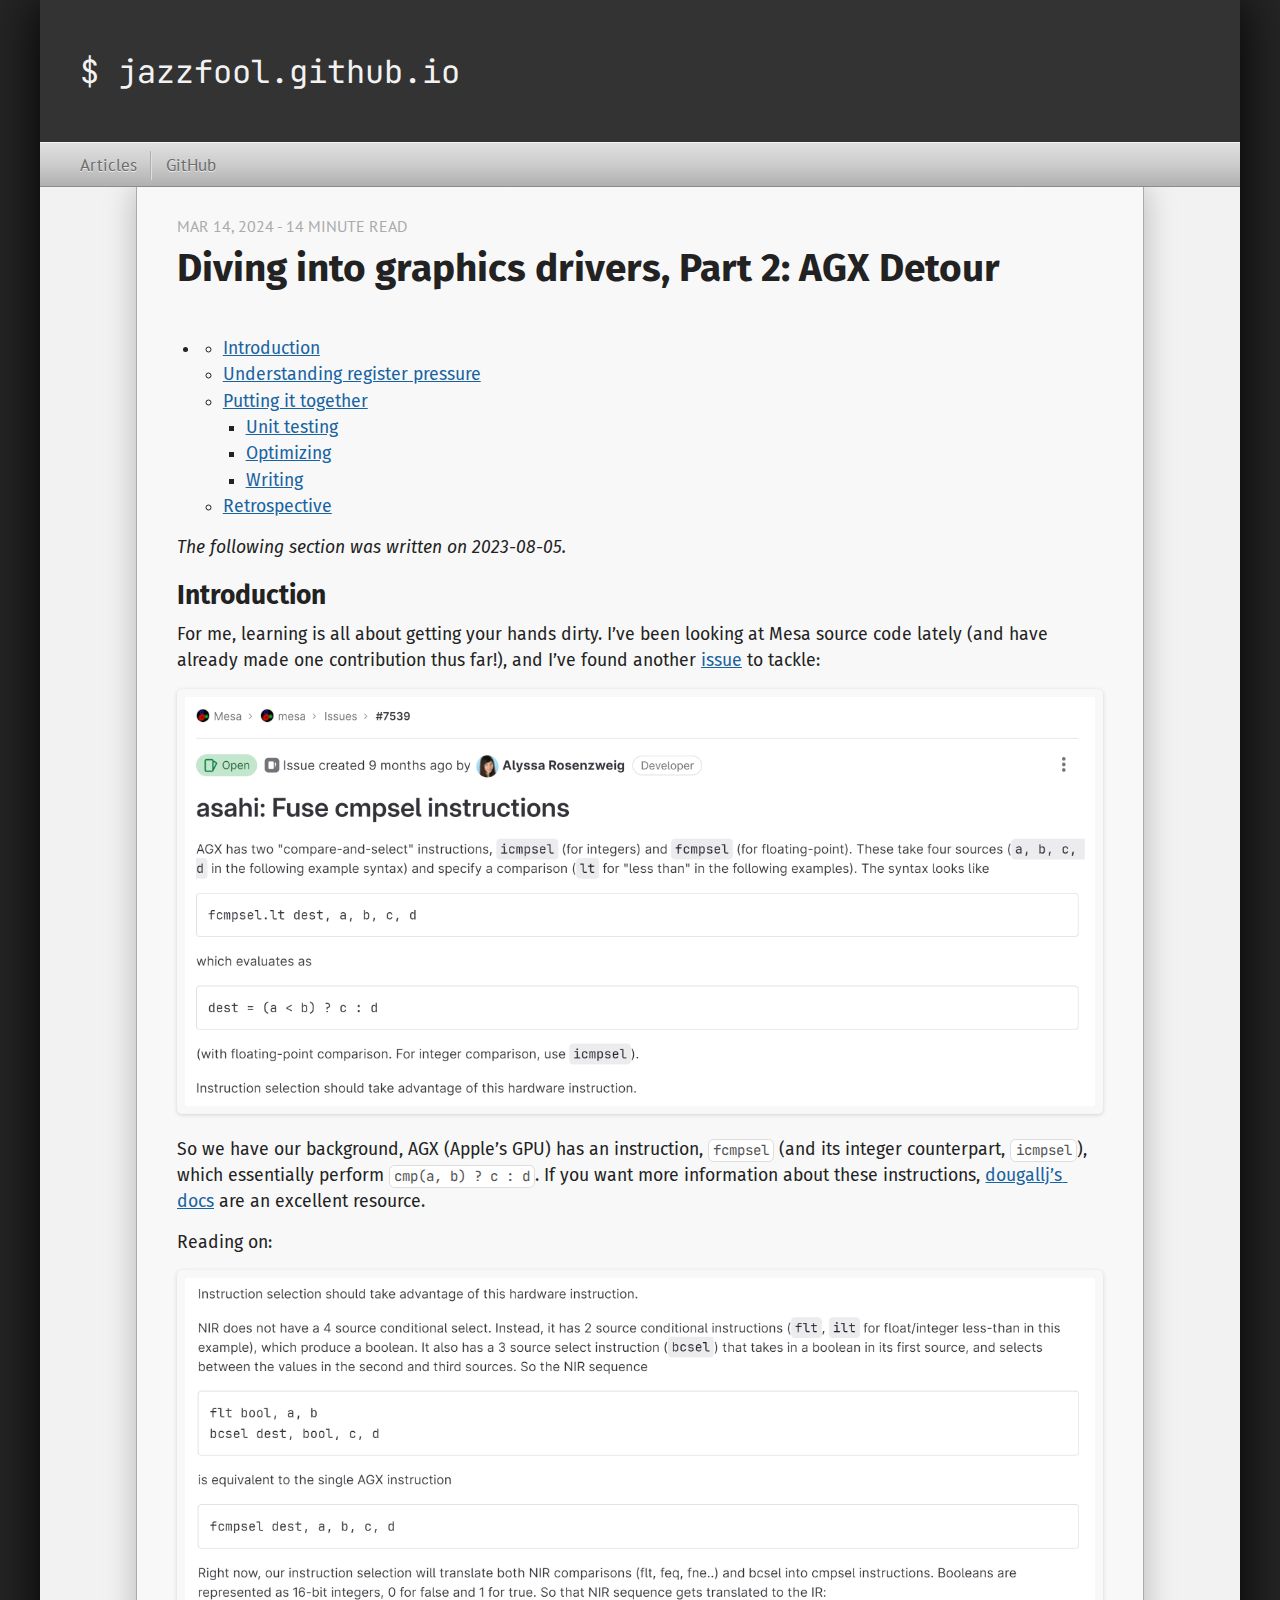
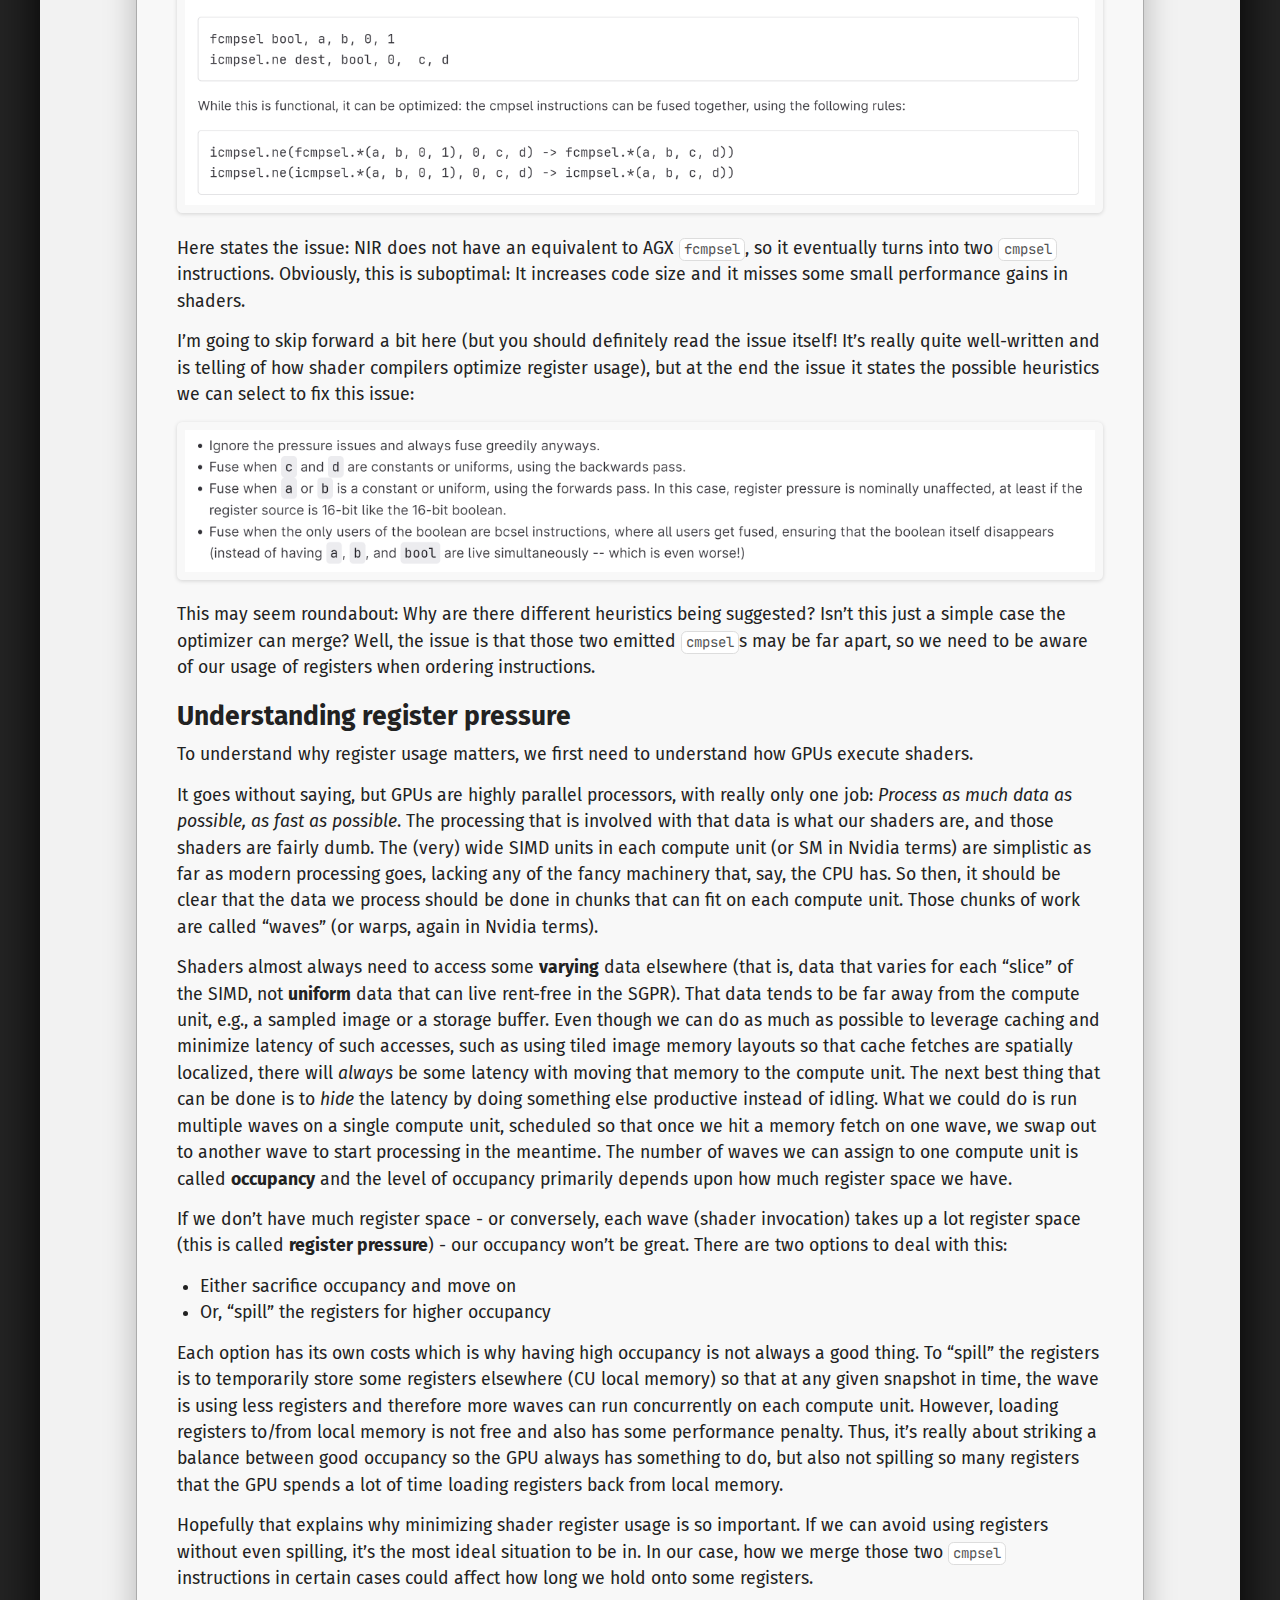
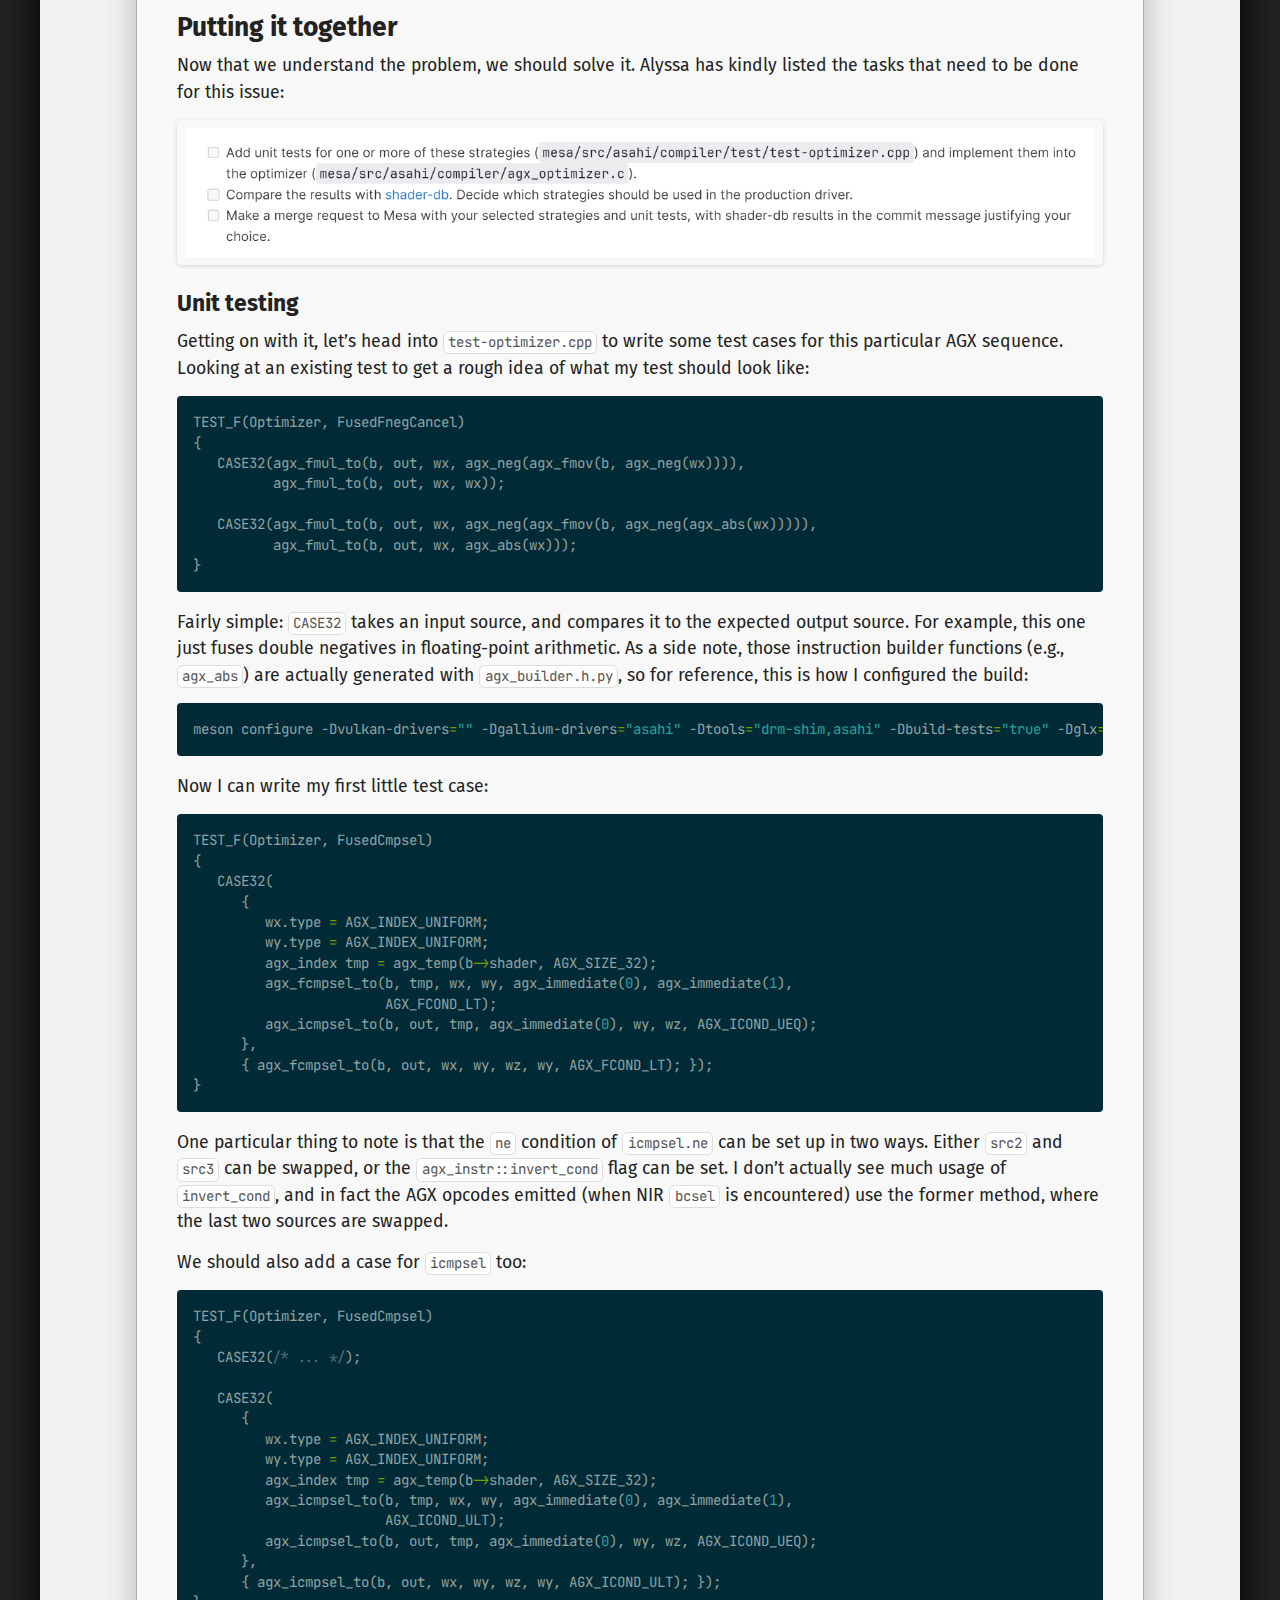
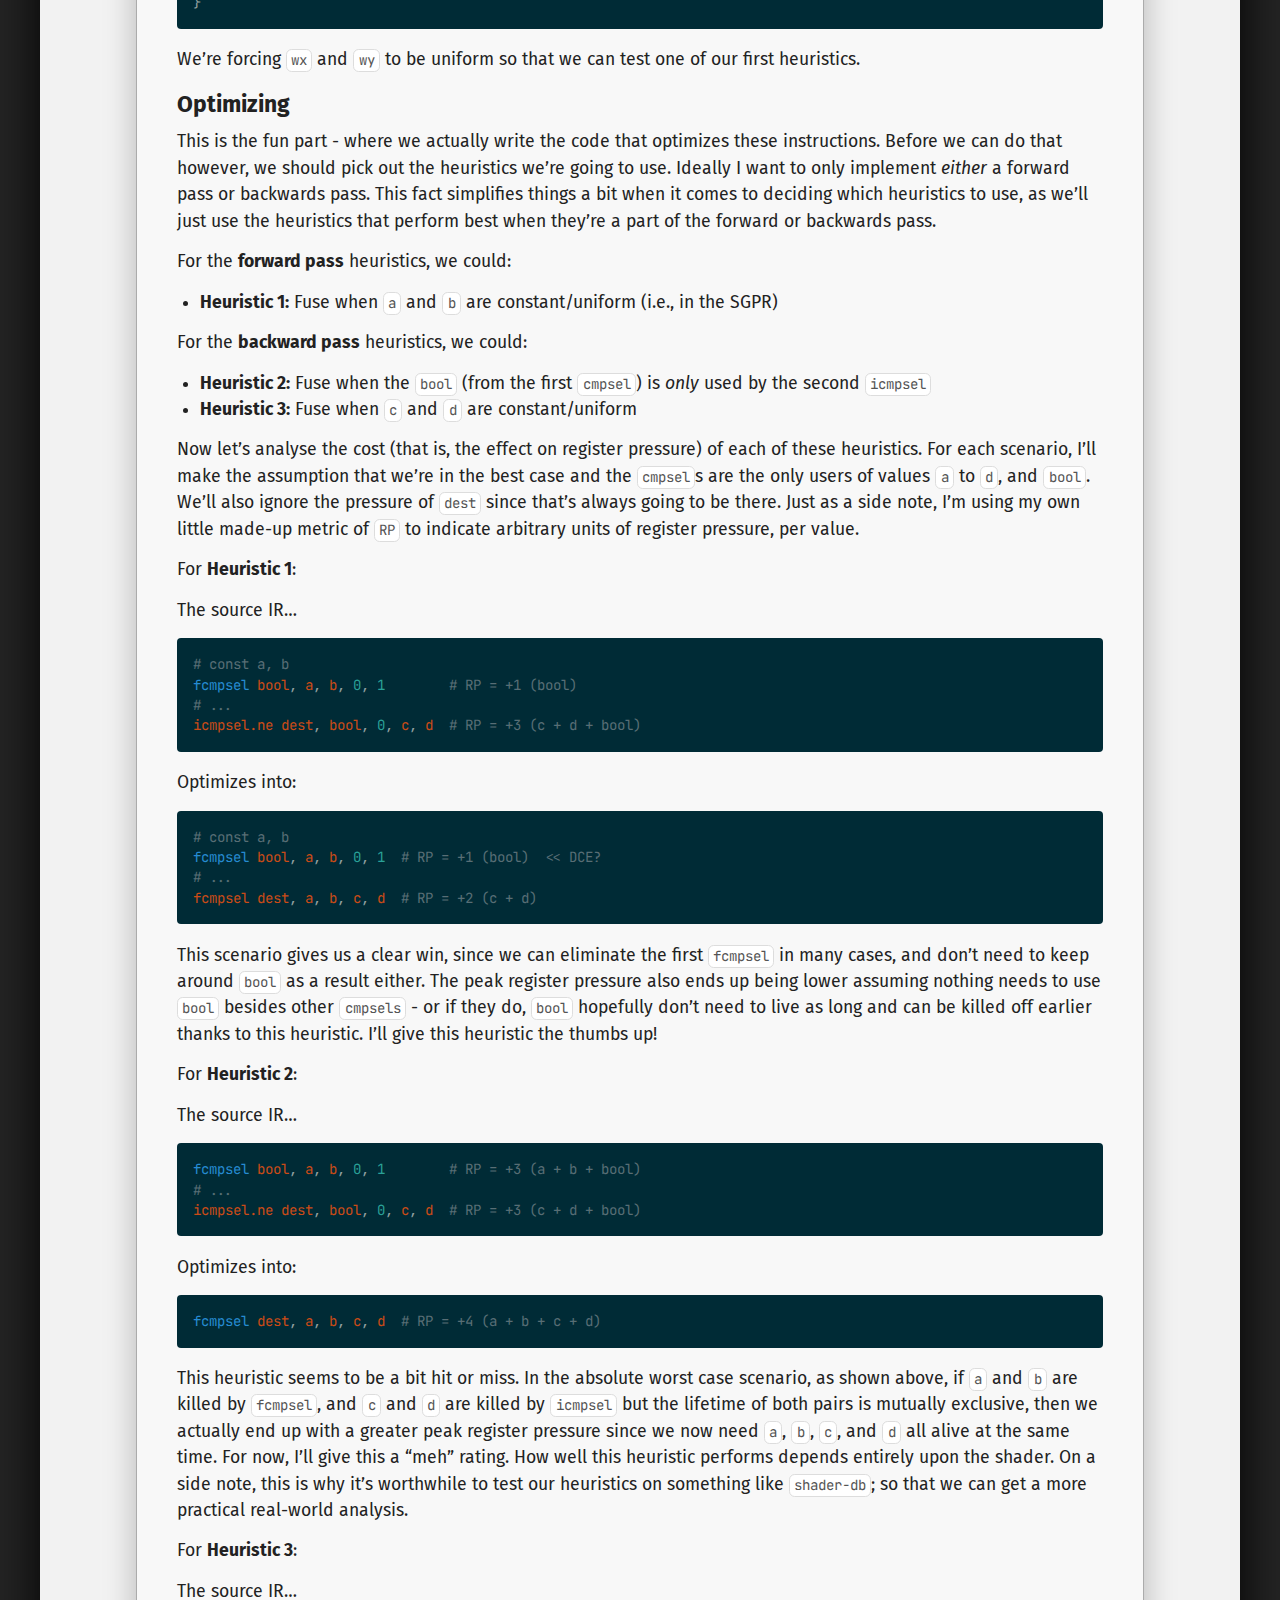
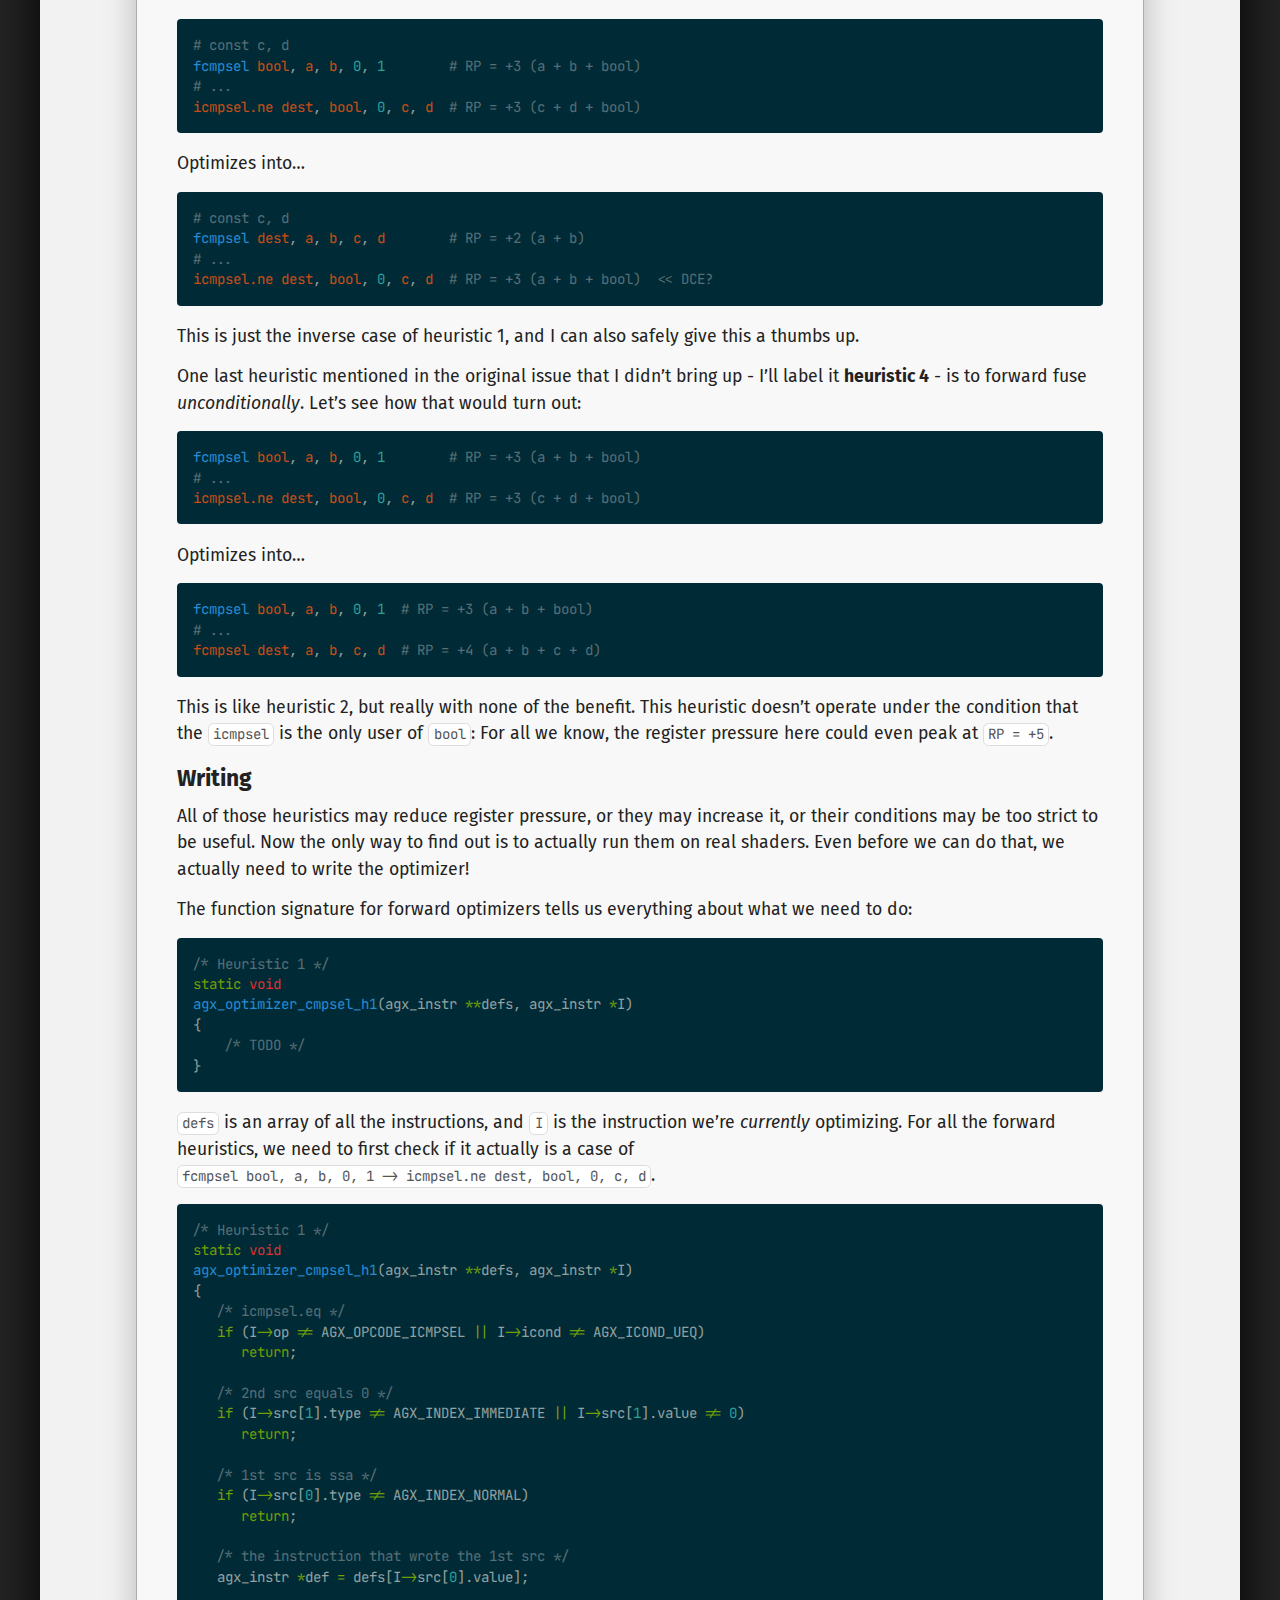
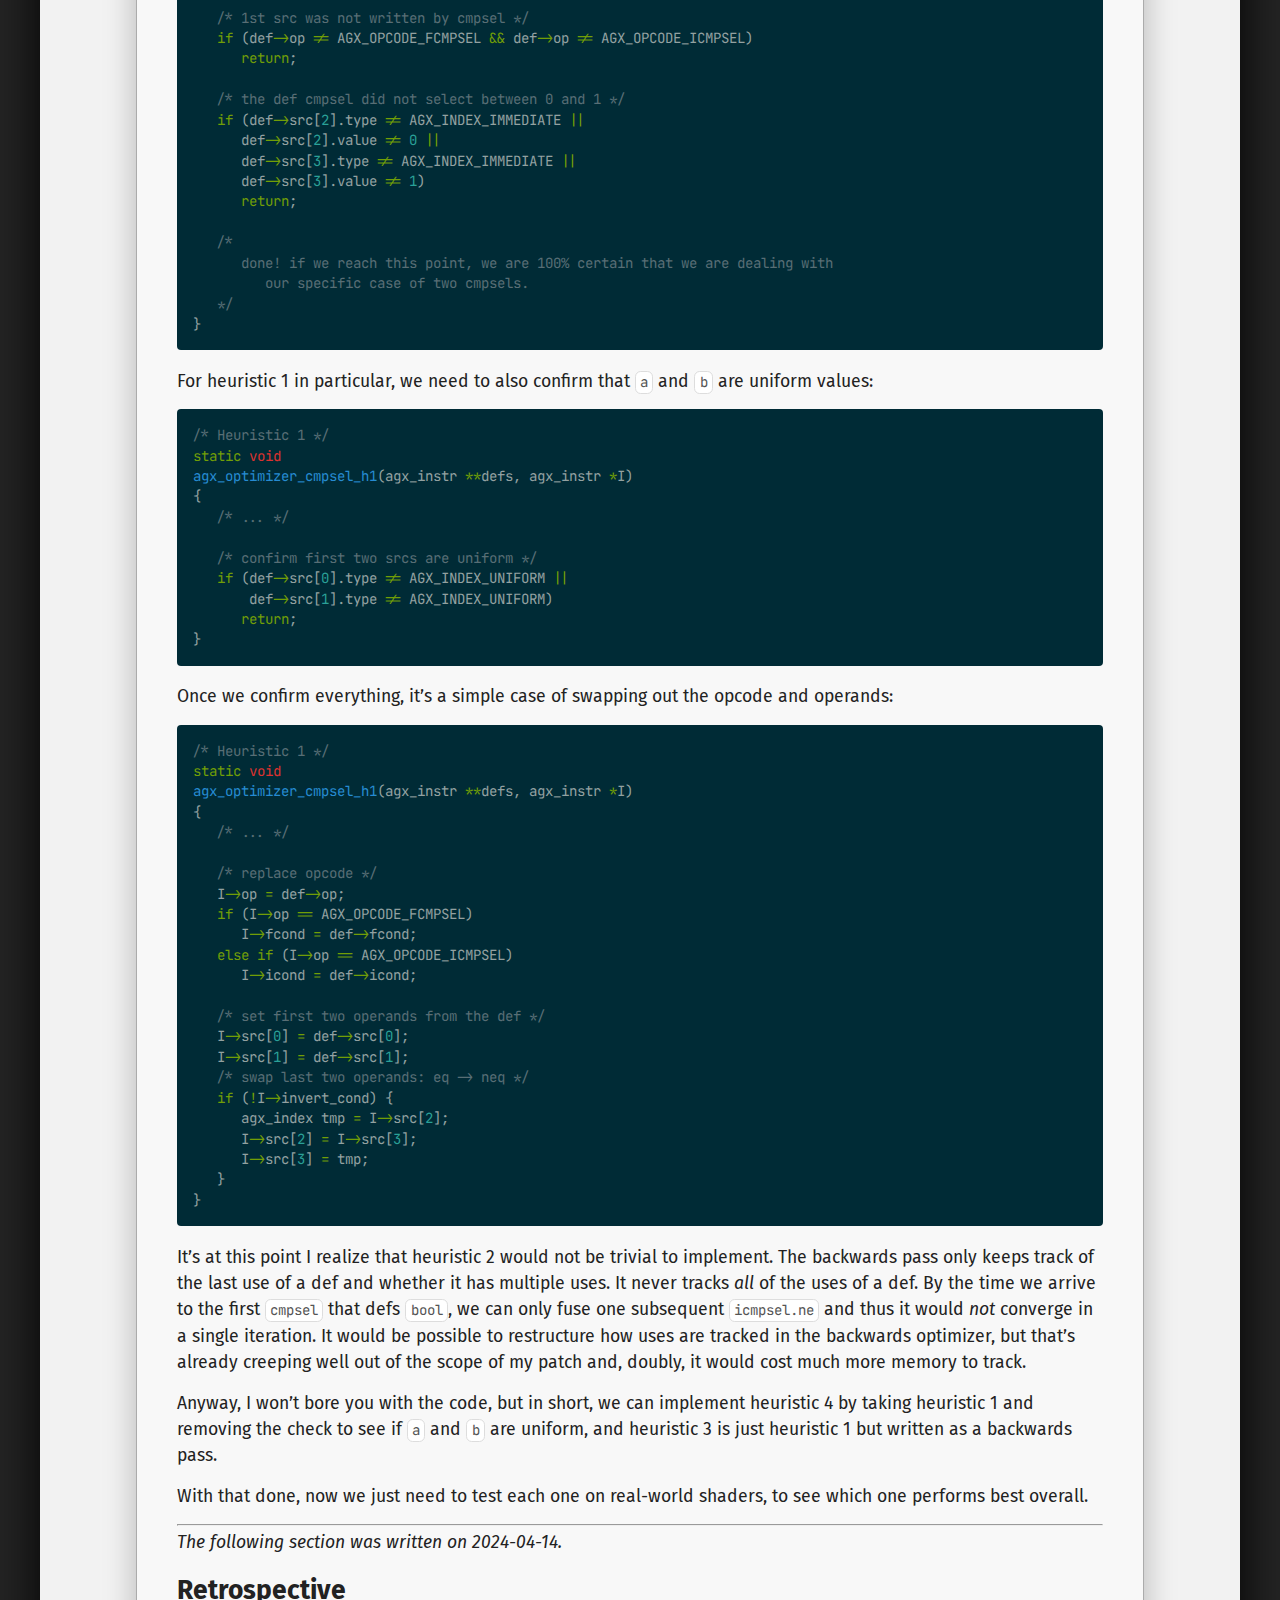
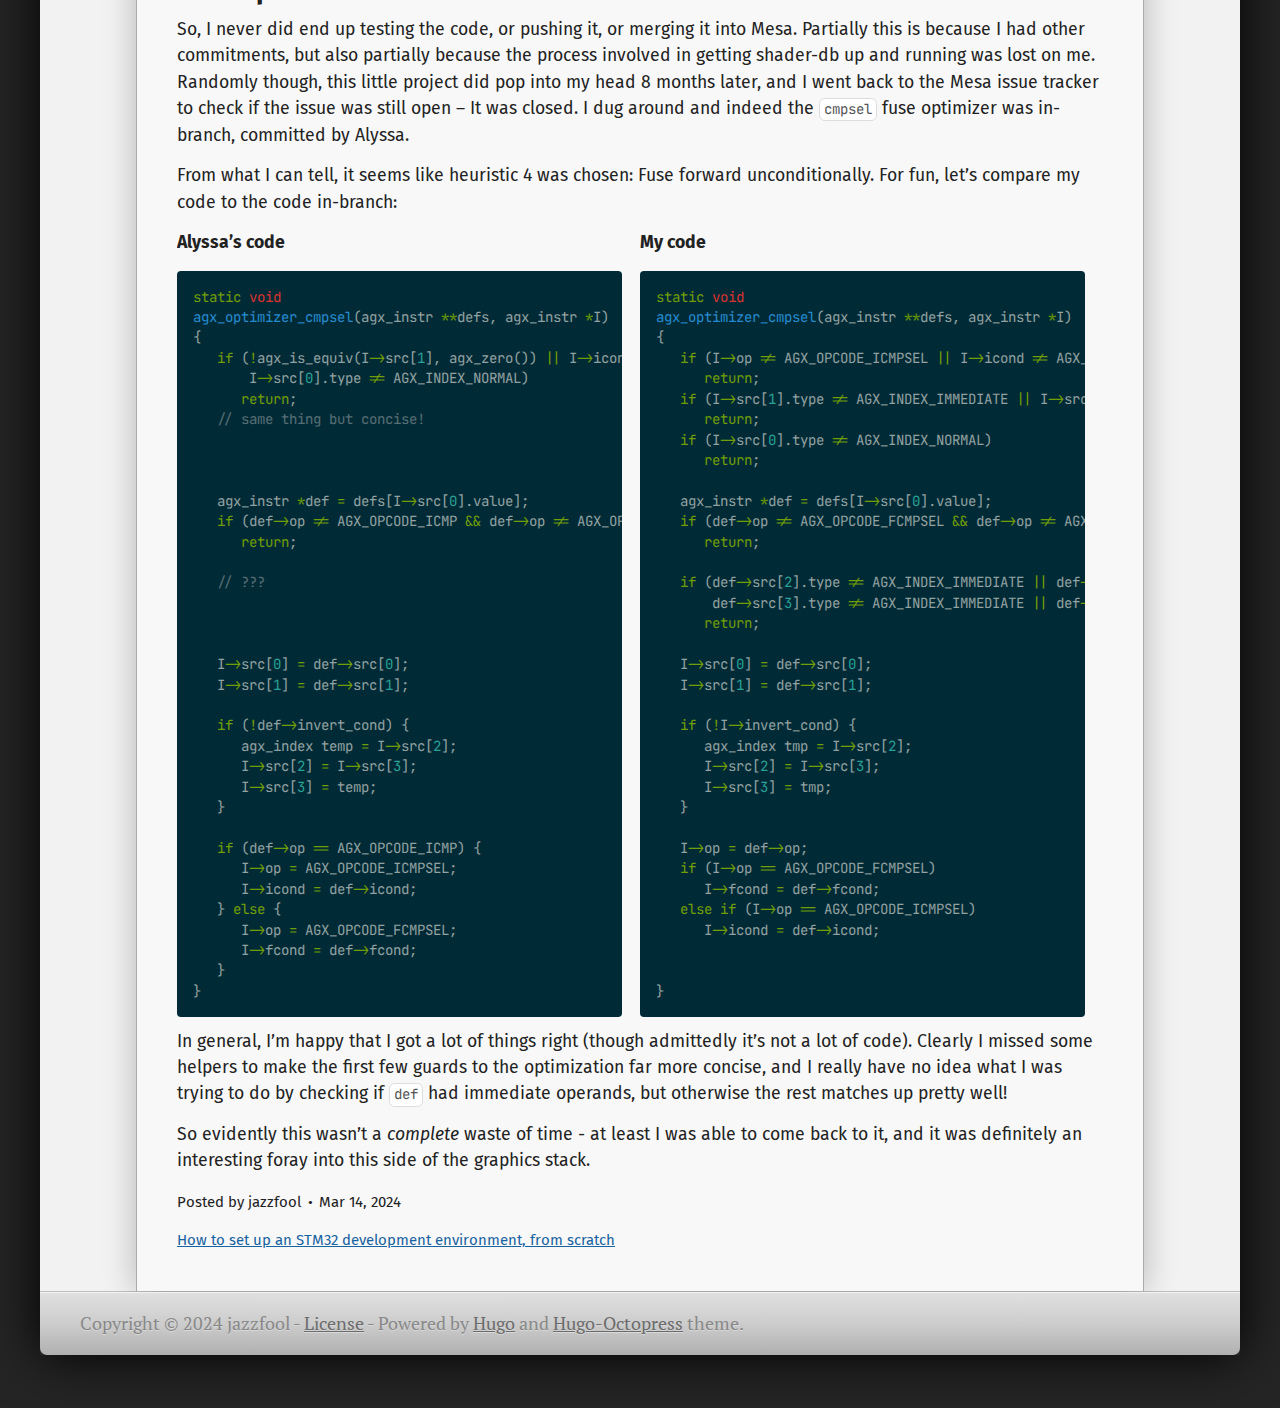
<file: post/gfxdrivers-pt2/index.html>
<!doctype html><html xmlns=http://www.w3.org/1999/xhtml xml:lang=en lang=en-us><head><meta charset=utf-8><meta name=viewport content="width=device-width,minimum-scale=1,maximum-scale=1"><link href=/css/fonts.css rel=stylesheet type=text/css><title>Diving into graphics drivers, Part 2: AGX Detour</title><link rel=stylesheet href=/css/hugo-octopress.css><link rel=stylesheet href=/styles.css><link rel=stylesheet href=/css/fork-awesome.min.css><link href=/favicon.png rel=icon><meta name=description content><meta name=keywords content><meta name=author content="jazzfool"><meta name=generator content="Hugo 0.85.0"></head><body><header role=banner><hgroup><h1><a href=/>$ jazzfool.github.io</a></h1><h2></h2></hgroup></header><nav role=navigation><fieldset class=mobile-nav><select onchange="location=this.value"><option value>Navigate…</option><option value=/>» Articles</option><option value=https://github.com/jazzfool>» GitHub</option></select></fieldset><ul class=main-navigation><li><a href=/ title=Articles>Articles</a></li><li><a href=https://github.com/jazzfool title=GitHub target=_blank rel="noopener noreferrer">GitHub</a></li></ul><ul class=subscription></ul></nav><div id=main><div id=content><div><article class=hentry role=article><header><p class=meta>Mar 14, 2024
- 14 minute read</p><h1 class=entry-title>Diving into graphics drivers, Part 2: AGX Detour</h1></header><div class=entry-content><nav id=TableOfContents><ul><li><ul><li><a href=#introduction>Introduction</a></li><li><a href=#understanding-register-pressure>Understanding register pressure</a></li><li><a href=#putting-it-together>Putting it together</a><ul><li><a href=#unit-testing>Unit testing</a></li><li><a href=#optimizing>Optimizing</a></li><li><a href=#writing>Writing</a></li></ul></li><li><a href=#retrospective>Retrospective</a></li></ul></li></ul></nav><p><em>The following section was written on 2023-08-05.</em></p><h2 id=introduction>Introduction</h2><p>For me, learning is all about getting your hands dirty. I&rsquo;ve been looking at Mesa source code lately (and have already made one contribution thus far!), and I&rsquo;ve found another
<a href=https://gitlab.freedesktop.org/mesa/mesa/-/issues/7539 target=_blank rel=noopener>issue</a> to tackle:</p><p align=center><img src=/static/gfxdrivers/mesa7539_1.png alt="Mesa ticket #7539, section 1"></p><p>So we have our background, AGX (Apple&rsquo;s GPU) has an instruction, <code>fcmpsel</code> (and its integer counterpart, <code>icmpsel</code>), which essentially perform <code>cmp(a, b) ? c : d</code>. If you want more information about these instructions,
<a href=https://dougallj.github.io/applegpu/docs.html target=_blank rel=noopener>dougallj&rsquo;s docs</a> are an excellent resource.</p><p>Reading on:</p><p align=center><img src=/static/gfxdrivers/mesa7539_2.png alt="Mesa ticket #7539, section 2"></p><p>Here states the issue: NIR does not have an equivalent to AGX <code>fcmpsel</code>, so it eventually turns into two <code>cmpsel</code> instructions. Obviously, this is suboptimal: It increases code size and it misses some small performance gains in shaders.</p><p>I&rsquo;m going to skip forward a bit here (but you should definitely read the issue itself! It&rsquo;s really quite well-written and is telling of how shader compilers optimize register usage), but at the end the issue it states the possible heuristics we can select to fix this issue:</p><p align=center><img src=/static/gfxdrivers/mesa7539_3.png alt="Mesa ticket #7539, section 3"></p><p>This may seem roundabout: Why are there different heuristics being suggested? Isn&rsquo;t this just a simple case the optimizer can merge? Well, the issue is that those two emitted <code>cmpsel</code>s may be far apart, so we need to be aware of our usage of registers when ordering instructions.</p><h2 id=understanding-register-pressure>Understanding register pressure</h2><p>To understand why register usage matters, we first need to understand how GPUs execute shaders.</p><p>It goes without saying, but GPUs are highly parallel processors, with really only one job: <em>Process as much data as possible, as fast as possible</em>. The processing that is involved with that data is what our shaders are, and those shaders are fairly dumb. The (very) wide SIMD units in each compute unit (or SM in Nvidia terms) are simplistic as far as modern processing goes, lacking any of the fancy machinery that, say, the CPU has. So then, it should be clear that the data we process should be done in chunks that can fit on each compute unit. Those chunks of work are called &ldquo;waves&rdquo; (or warps, again in Nvidia terms).</p><p>Shaders almost always need to access some <strong>varying</strong> data elsewhere (that is, data that varies for each &ldquo;slice&rdquo; of the SIMD, not <strong>uniform</strong> data that can live rent-free in the SGPR). That data tends to be far away from the compute unit, e.g., a sampled image or a storage buffer. Even though we can do as much as possible to leverage caching and minimize latency of such accesses, such as using tiled image memory layouts so that cache fetches are spatially localized, there will <em>always</em> be some latency with moving that memory to the compute unit. The next best thing that can be done is to <em>hide</em> the latency by doing something else productive instead of idling. What we could do is run multiple waves on a single compute unit, scheduled so that once we hit a memory fetch on one wave, we swap out to another wave to start processing in the meantime. The number of waves we can assign to one compute unit is called <strong>occupancy</strong> and the level of occupancy primarily depends upon how much register space we have.</p><p>If we don&rsquo;t have much register space - or conversely, each wave (shader invocation) takes up a lot register space (this is called <strong>register pressure</strong>) - our occupancy won&rsquo;t be great. There are two options to deal with this:</p><ul><li>Either sacrifice occupancy and move on</li><li>Or, &ldquo;spill&rdquo; the registers for higher occupancy</li></ul><p>Each option has its own costs which is why having high occupancy is not always a good thing. To &ldquo;spill&rdquo; the registers is to temporarily store some registers elsewhere (CU local memory) so that at any given snapshot in time, the wave is using less registers and therefore more waves can run concurrently on each compute unit. However, loading registers to/from local memory is not free and also has some performance penalty. Thus, it&rsquo;s really about striking a balance between good occupancy so the GPU always has something to do, but also not spilling so many registers that the GPU spends a lot of time loading registers back from local memory.</p><p>Hopefully that explains why minimizing shader register usage is so important. If we can avoid using registers without even spilling, it&rsquo;s the most ideal situation to be in. In our case, how we merge those two <code>cmpsel</code> instructions in certain cases could affect how long we hold onto some registers.</p><h2 id=putting-it-together>Putting it together</h2><p>Now that we understand the problem, we should solve it. Alyssa has kindly listed the tasks that need to be done for this issue:</p><p align=center><img src=/static/gfxdrivers/mesa7539_4.png alt="Mesa ticket #7539, section 4"></p><h3 id=unit-testing>Unit testing</h3><p>Getting on with it, let&rsquo;s head into <code>test-optimizer.cpp</code> to write some test cases for this particular AGX sequence. Looking at an existing test to get a rough idea of what my test should look like:</p><div class=highlight><pre style=color:#93a1a1;background-color:#002b36;-moz-tab-size:4;-o-tab-size:4;tab-size:4><code class=language-c data-lang=c>TEST_F(Optimizer, FusedFnegCancel)
{
   CASE32(agx_fmul_to(b, out, wx, agx_neg(agx_fmov(b, agx_neg(wx)))),
          agx_fmul_to(b, out, wx, wx));

   CASE32(agx_fmul_to(b, out, wx, agx_neg(agx_fmov(b, agx_neg(agx_abs(wx))))),
          agx_fmul_to(b, out, wx, agx_abs(wx)));
}
</code></pre></div><p>Fairly simple: <code>CASE32</code> takes an input source, and compares it to the expected output source. For example, this one just fuses double negatives in floating-point arithmetic. As a side note, those instruction builder functions (e.g., <code>agx_abs</code>) are actually generated with <code>agx_builder.h.py</code>, so for reference, this is how I configured the build:</p><div class=highlight><pre style=color:#93a1a1;background-color:#002b36;-moz-tab-size:4;-o-tab-size:4;tab-size:4><code class=language-sh data-lang=sh>meson configure -Dvulkan-drivers<span style=color:#719e07>=</span><span style=color:#2aa198>&#34;&#34;</span> -Dgallium-drivers<span style=color:#719e07>=</span><span style=color:#2aa198>&#34;asahi&#34;</span> -Dtools<span style=color:#719e07>=</span><span style=color:#2aa198>&#34;drm-shim,asahi&#34;</span> -Dbuild-tests<span style=color:#719e07>=</span><span style=color:#2aa198>&#34;true&#34;</span> -Dglx<span style=color:#719e07>=</span><span style=color:#2aa198>&#34;disabled&#34;</span> build/
</code></pre></div><p>Now I can write my first little test case:</p><div class=highlight><pre style=color:#93a1a1;background-color:#002b36;-moz-tab-size:4;-o-tab-size:4;tab-size:4><code class=language-c data-lang=c>TEST_F(Optimizer, FusedCmpsel)
{
   CASE32(
      {
         wx.type <span style=color:#719e07>=</span> AGX_INDEX_UNIFORM;
         wy.type <span style=color:#719e07>=</span> AGX_INDEX_UNIFORM;
         agx_index tmp <span style=color:#719e07>=</span> agx_temp(b<span style=color:#719e07>-&gt;</span>shader, AGX_SIZE_32);
         agx_fcmpsel_to(b, tmp, wx, wy, agx_immediate(<span style=color:#2aa198>0</span>), agx_immediate(<span style=color:#2aa198>1</span>),
                        AGX_FCOND_LT);
         agx_icmpsel_to(b, out, tmp, agx_immediate(<span style=color:#2aa198>0</span>), wy, wz, AGX_ICOND_UEQ);
      },
      { agx_fcmpsel_to(b, out, wx, wy, wz, wy, AGX_FCOND_LT); });
}
</code></pre></div><p>One particular thing to note is that the <code>ne</code> condition of <code>icmpsel.ne</code> can be set up in two ways. Either <code>src2</code> and <code>src3</code> can be swapped, or the <code>agx_instr::invert_cond</code> flag can be set. I don&rsquo;t actually see much usage of <code>invert_cond</code>, and in fact the AGX opcodes emitted (when NIR <code>bcsel</code> is encountered) use the former method, where the last two sources are swapped.</p><p>We should also add a case for <code>icmpsel</code> too:</p><div class=highlight><pre style=color:#93a1a1;background-color:#002b36;-moz-tab-size:4;-o-tab-size:4;tab-size:4><code class=language-c data-lang=c>TEST_F(Optimizer, FusedCmpsel)
{
   CASE32(<span style=color:#586e75>/* ... */</span>);

   CASE32(
      {
         wx.type <span style=color:#719e07>=</span> AGX_INDEX_UNIFORM;
         wy.type <span style=color:#719e07>=</span> AGX_INDEX_UNIFORM;
         agx_index tmp <span style=color:#719e07>=</span> agx_temp(b<span style=color:#719e07>-&gt;</span>shader, AGX_SIZE_32);
         agx_icmpsel_to(b, tmp, wx, wy, agx_immediate(<span style=color:#2aa198>0</span>), agx_immediate(<span style=color:#2aa198>1</span>),
                        AGX_ICOND_ULT);
         agx_icmpsel_to(b, out, tmp, agx_immediate(<span style=color:#2aa198>0</span>), wy, wz, AGX_ICOND_UEQ);
      },
      { agx_icmpsel_to(b, out, wx, wy, wz, wy, AGX_ICOND_ULT); });
}
</code></pre></div><p>We&rsquo;re forcing <code>wx</code> and <code>wy</code> to be uniform so that we can test one of our first heuristics.</p><h3 id=optimizing>Optimizing</h3><p>This is the fun part - where we actually write the code that optimizes these instructions. Before we can do that however, we should pick out the heuristics we&rsquo;re going to use. Ideally I want to only implement <em>either</em> a forward pass or backwards pass. This fact simplifies things a bit when it comes to deciding which heuristics to use, as we&rsquo;ll just use the heuristics that perform best when they&rsquo;re a part of the forward or backwards pass.</p><p>For the <strong>forward pass</strong> heuristics, we could:</p><ul><li><strong>Heuristic 1:</strong> Fuse when <code>a</code> and <code>b</code> are constant/uniform (i.e., in the SGPR)</li></ul><p>For the <strong>backward pass</strong> heuristics, we could:</p><ul><li><strong>Heuristic 2:</strong> Fuse when the <code>bool</code> (from the first <code>cmpsel</code>) is <em>only</em> used by the second <code>icmpsel</code></li><li><strong>Heuristic 3:</strong> Fuse when <code>c</code> and <code>d</code> are constant/uniform</li></ul><p>Now let&rsquo;s analyse the cost (that is, the effect on register pressure) of each of these heuristics. For each scenario, I&rsquo;ll make the assumption that we&rsquo;re in the best case and the <code>cmpsel</code>s are the only users of values <code>a</code> to <code>d</code>, and <code>bool</code>. We&rsquo;ll also ignore the pressure of <code>dest</code> since that&rsquo;s always going to be there. Just as a side note, I&rsquo;m using my own little made-up metric of <code>RP</code> to indicate arbitrary units of register pressure, per value.</p><p>For <strong>Heuristic 1</strong>:</p><p>The source IR&mldr;</p><div class=highlight><pre style=color:#93a1a1;background-color:#002b36;-moz-tab-size:4;-o-tab-size:4;tab-size:4><code class=language-asm data-lang=asm><span style=color:#586e75># const a, b
</span><span style=color:#586e75></span><span style=color:#268bd2>fcmpsel</span> <span style=color:#cb4b16>bool</span>, <span style=color:#cb4b16>a</span>, <span style=color:#cb4b16>b</span>, <span style=color:#2aa198>0</span>, <span style=color:#2aa198>1</span>        <span style=color:#586e75># RP = +1 (bool)
</span><span style=color:#586e75># ...
</span><span style=color:#586e75></span><span style=color:#cb4b16>icmpsel.ne</span> <span style=color:#cb4b16>dest</span>, <span style=color:#cb4b16>bool</span>, <span style=color:#2aa198>0</span>, <span style=color:#cb4b16>c</span>, <span style=color:#cb4b16>d</span>  <span style=color:#586e75># RP = +3 (c + d + bool)
</span></code></pre></div><p>Optimizes into:</p><div class=highlight><pre style=color:#93a1a1;background-color:#002b36;-moz-tab-size:4;-o-tab-size:4;tab-size:4><code class=language-asm data-lang=asm><span style=color:#586e75># const a, b
</span><span style=color:#586e75></span><span style=color:#268bd2>fcmpsel</span> <span style=color:#cb4b16>bool</span>, <span style=color:#cb4b16>a</span>, <span style=color:#cb4b16>b</span>, <span style=color:#2aa198>0</span>, <span style=color:#2aa198>1</span>  <span style=color:#586e75># RP = +1 (bool)  &lt;&lt; DCE?
</span><span style=color:#586e75># ...
</span><span style=color:#586e75></span><span style=color:#cb4b16>fcmpsel</span> <span style=color:#cb4b16>dest</span>, <span style=color:#cb4b16>a</span>, <span style=color:#cb4b16>b</span>, <span style=color:#cb4b16>c</span>, <span style=color:#cb4b16>d</span>  <span style=color:#586e75># RP = +2 (c + d)
</span></code></pre></div><p>This scenario gives us a clear win, since we can eliminate the first <code>fcmpsel</code> in many cases, and don&rsquo;t need to keep around <code>bool</code> as a result either. The peak register pressure also ends up being lower assuming nothing needs to use <code>bool</code> besides other <code>cmpsels</code> - or if they do, <code>bool</code> hopefully don&rsquo;t need to live as long and can be killed off earlier thanks to this heuristic. I&rsquo;ll give this heuristic the thumbs up!</p><p>For <strong>Heuristic 2</strong>:</p><p>The source IR&mldr;</p><div class=highlight><pre style=color:#93a1a1;background-color:#002b36;-moz-tab-size:4;-o-tab-size:4;tab-size:4><code class=language-asm data-lang=asm><span style=color:#268bd2>fcmpsel</span> <span style=color:#cb4b16>bool</span>, <span style=color:#cb4b16>a</span>, <span style=color:#cb4b16>b</span>, <span style=color:#2aa198>0</span>, <span style=color:#2aa198>1</span>        <span style=color:#586e75># RP = +3 (a + b + bool)
</span><span style=color:#586e75># ...
</span><span style=color:#586e75></span><span style=color:#cb4b16>icmpsel.ne</span> <span style=color:#cb4b16>dest</span>, <span style=color:#cb4b16>bool</span>, <span style=color:#2aa198>0</span>, <span style=color:#cb4b16>c</span>, <span style=color:#cb4b16>d</span>  <span style=color:#586e75># RP = +3 (c + d + bool)
</span></code></pre></div><p>Optimizes into:</p><div class=highlight><pre style=color:#93a1a1;background-color:#002b36;-moz-tab-size:4;-o-tab-size:4;tab-size:4><code class=language-asm data-lang=asm><span style=color:#268bd2>fcmpsel</span> <span style=color:#cb4b16>dest</span>, <span style=color:#cb4b16>a</span>, <span style=color:#cb4b16>b</span>, <span style=color:#cb4b16>c</span>, <span style=color:#cb4b16>d</span>  <span style=color:#586e75># RP = +4 (a + b + c + d)
</span></code></pre></div><p>This heuristic seems to be a bit hit or miss. In the absolute worst case scenario, as shown above, if <code>a</code> and <code>b</code> are killed by <code>fcmpsel</code>, and <code>c</code> and <code>d</code> are killed by <code>icmpsel</code> but the lifetime of both pairs is mutually exclusive, then we actually end up with a greater peak register pressure since we now need <code>a</code>, <code>b</code>, <code>c</code>, and <code>d</code> all alive at the same time. For now, I&rsquo;ll give this a &ldquo;meh&rdquo; rating. How well this heuristic performs depends entirely upon the shader. On a side note, this is why it&rsquo;s worthwhile to test our heuristics on something like <code>shader-db</code>; so that we can get a more practical real-world analysis.</p><p>For <strong>Heuristic 3</strong>:</p><p>The source IR&mldr;</p><div class=highlight><pre style=color:#93a1a1;background-color:#002b36;-moz-tab-size:4;-o-tab-size:4;tab-size:4><code class=language-asm data-lang=asm><span style=color:#586e75># const c, d
</span><span style=color:#586e75></span><span style=color:#268bd2>fcmpsel</span> <span style=color:#cb4b16>bool</span>, <span style=color:#cb4b16>a</span>, <span style=color:#cb4b16>b</span>, <span style=color:#2aa198>0</span>, <span style=color:#2aa198>1</span>        <span style=color:#586e75># RP = +3 (a + b + bool)
</span><span style=color:#586e75># ...
</span><span style=color:#586e75></span><span style=color:#cb4b16>icmpsel.ne</span> <span style=color:#cb4b16>dest</span>, <span style=color:#cb4b16>bool</span>, <span style=color:#2aa198>0</span>, <span style=color:#cb4b16>c</span>, <span style=color:#cb4b16>d</span>  <span style=color:#586e75># RP = +3 (c + d + bool)
</span></code></pre></div><p>Optimizes into&mldr;</p><div class=highlight><pre style=color:#93a1a1;background-color:#002b36;-moz-tab-size:4;-o-tab-size:4;tab-size:4><code class=language-asm data-lang=asm><span style=color:#586e75># const c, d
</span><span style=color:#586e75></span><span style=color:#268bd2>fcmpsel</span> <span style=color:#cb4b16>dest</span>, <span style=color:#cb4b16>a</span>, <span style=color:#cb4b16>b</span>, <span style=color:#cb4b16>c</span>, <span style=color:#cb4b16>d</span>        <span style=color:#586e75># RP = +2 (a + b)
</span><span style=color:#586e75># ...
</span><span style=color:#586e75></span><span style=color:#cb4b16>icmpsel.ne</span> <span style=color:#cb4b16>dest</span>, <span style=color:#cb4b16>bool</span>, <span style=color:#2aa198>0</span>, <span style=color:#cb4b16>c</span>, <span style=color:#cb4b16>d</span>  <span style=color:#586e75># RP = +3 (a + b + bool)  &lt;&lt; DCE?
</span></code></pre></div><p>This is just the inverse case of heuristic 1, and I can also safely give this a thumbs up.</p><p>One last heuristic mentioned in the original issue that I didn&rsquo;t bring up - I&rsquo;ll label it <strong>heuristic 4</strong> - is to forward fuse <em>unconditionally</em>. Let&rsquo;s see how that would turn out:</p><div class=highlight><pre style=color:#93a1a1;background-color:#002b36;-moz-tab-size:4;-o-tab-size:4;tab-size:4><code class=language-asm data-lang=asm><span style=color:#268bd2>fcmpsel</span> <span style=color:#cb4b16>bool</span>, <span style=color:#cb4b16>a</span>, <span style=color:#cb4b16>b</span>, <span style=color:#2aa198>0</span>, <span style=color:#2aa198>1</span>        <span style=color:#586e75># RP = +3 (a + b + bool)
</span><span style=color:#586e75># ...
</span><span style=color:#586e75></span><span style=color:#cb4b16>icmpsel.ne</span> <span style=color:#cb4b16>dest</span>, <span style=color:#cb4b16>bool</span>, <span style=color:#2aa198>0</span>, <span style=color:#cb4b16>c</span>, <span style=color:#cb4b16>d</span>  <span style=color:#586e75># RP = +3 (c + d + bool)
</span></code></pre></div><p>Optimizes into&mldr;</p><div class=highlight><pre style=color:#93a1a1;background-color:#002b36;-moz-tab-size:4;-o-tab-size:4;tab-size:4><code class=language-asm data-lang=asm><span style=color:#268bd2>fcmpsel</span> <span style=color:#cb4b16>bool</span>, <span style=color:#cb4b16>a</span>, <span style=color:#cb4b16>b</span>, <span style=color:#2aa198>0</span>, <span style=color:#2aa198>1</span>  <span style=color:#586e75># RP = +3 (a + b + bool)
</span><span style=color:#586e75># ...
</span><span style=color:#586e75></span><span style=color:#cb4b16>fcmpsel</span> <span style=color:#cb4b16>dest</span>, <span style=color:#cb4b16>a</span>, <span style=color:#cb4b16>b</span>, <span style=color:#cb4b16>c</span>, <span style=color:#cb4b16>d</span>  <span style=color:#586e75># RP = +4 (a + b + c + d)
</span></code></pre></div><p>This is like heuristic 2, but really with none of the benefit. This heuristic doesn&rsquo;t operate under the condition that the <code>icmpsel</code> is the only user of <code>bool</code>: For all we know, the register pressure here could even peak at <code>RP = +5</code>.</p><h3 id=writing>Writing</h3><p>All of those heuristics may reduce register pressure, or they may increase it, or their conditions may be too strict to be useful. Now the only way to find out is to actually run them on real shaders. Even before we can do that, we actually need to write the optimizer!</p><p>The function signature for forward optimizers tells us everything about what we need to do:</p><div class=highlight><pre style=color:#93a1a1;background-color:#002b36;-moz-tab-size:4;-o-tab-size:4;tab-size:4><code class=language-c data-lang=c><span style=color:#586e75>/* Heuristic 1 */</span>
<span style=color:#719e07>static</span> <span style=color:#dc322f>void</span>
<span style=color:#268bd2>agx_optimizer_cmpsel_h1</span>(agx_instr <span style=color:#719e07>**</span>defs, agx_instr <span style=color:#719e07>*</span>I)
{
    <span style=color:#586e75>/* TODO */</span>
}
</code></pre></div><p><code>defs</code> is an array of all the instructions, and <code>I</code> is the instruction we&rsquo;re <em>currently</em> optimizing. For all the forward heuristics, we need to first check if it actually is a case of <code>fcmpsel bool, a, b, 0, 1 -> icmpsel.ne dest, bool, 0, c, d</code>.</p><div class=highlight><pre style=color:#93a1a1;background-color:#002b36;-moz-tab-size:4;-o-tab-size:4;tab-size:4><code class=language-c data-lang=c><span style=color:#586e75>/* Heuristic 1 */</span>
<span style=color:#719e07>static</span> <span style=color:#dc322f>void</span>
<span style=color:#268bd2>agx_optimizer_cmpsel_h1</span>(agx_instr <span style=color:#719e07>**</span>defs, agx_instr <span style=color:#719e07>*</span>I)
{
   <span style=color:#586e75>/* icmpsel.eq */</span>
   <span style=color:#719e07>if</span> (I<span style=color:#719e07>-&gt;</span>op <span style=color:#719e07>!=</span> AGX_OPCODE_ICMPSEL <span style=color:#719e07>||</span> I<span style=color:#719e07>-&gt;</span>icond <span style=color:#719e07>!=</span> AGX_ICOND_UEQ)
      <span style=color:#719e07>return</span>;

   <span style=color:#586e75>/* 2nd src equals 0 */</span>
   <span style=color:#719e07>if</span> (I<span style=color:#719e07>-&gt;</span>src[<span style=color:#2aa198>1</span>].type <span style=color:#719e07>!=</span> AGX_INDEX_IMMEDIATE <span style=color:#719e07>||</span> I<span style=color:#719e07>-&gt;</span>src[<span style=color:#2aa198>1</span>].value <span style=color:#719e07>!=</span> <span style=color:#2aa198>0</span>)
      <span style=color:#719e07>return</span>;

   <span style=color:#586e75>/* 1st src is ssa */</span>
   <span style=color:#719e07>if</span> (I<span style=color:#719e07>-&gt;</span>src[<span style=color:#2aa198>0</span>].type <span style=color:#719e07>!=</span> AGX_INDEX_NORMAL)
      <span style=color:#719e07>return</span>;

   <span style=color:#586e75>/* the instruction that wrote the 1st src */</span>
   agx_instr <span style=color:#719e07>*</span>def <span style=color:#719e07>=</span> defs[I<span style=color:#719e07>-&gt;</span>src[<span style=color:#2aa198>0</span>].value];

   <span style=color:#586e75>/* 1st src was not written by cmpsel */</span>
   <span style=color:#719e07>if</span> (def<span style=color:#719e07>-&gt;</span>op <span style=color:#719e07>!=</span> AGX_OPCODE_FCMPSEL <span style=color:#719e07>&amp;&amp;</span> def<span style=color:#719e07>-&gt;</span>op <span style=color:#719e07>!=</span> AGX_OPCODE_ICMPSEL)
      <span style=color:#719e07>return</span>;

   <span style=color:#586e75>/* the def cmpsel did not select between 0 and 1 */</span>
   <span style=color:#719e07>if</span> (def<span style=color:#719e07>-&gt;</span>src[<span style=color:#2aa198>2</span>].type <span style=color:#719e07>!=</span> AGX_INDEX_IMMEDIATE <span style=color:#719e07>||</span>
      def<span style=color:#719e07>-&gt;</span>src[<span style=color:#2aa198>2</span>].value <span style=color:#719e07>!=</span> <span style=color:#2aa198>0</span> <span style=color:#719e07>||</span>
      def<span style=color:#719e07>-&gt;</span>src[<span style=color:#2aa198>3</span>].type <span style=color:#719e07>!=</span> AGX_INDEX_IMMEDIATE <span style=color:#719e07>||</span>
      def<span style=color:#719e07>-&gt;</span>src[<span style=color:#2aa198>3</span>].value <span style=color:#719e07>!=</span> <span style=color:#2aa198>1</span>)
      <span style=color:#719e07>return</span>;

   <span style=color:#586e75>/*
</span><span style=color:#586e75>      done! if we reach this point, we are 100% certain that we are dealing with
</span><span style=color:#586e75>         our specific case of two cmpsels.
</span><span style=color:#586e75>   */</span>
}
</code></pre></div><p>For heuristic 1 in particular, we need to also confirm that <code>a</code> and <code>b</code> are uniform values:</p><div class=highlight><pre style=color:#93a1a1;background-color:#002b36;-moz-tab-size:4;-o-tab-size:4;tab-size:4><code class=language-c data-lang=c><span style=color:#586e75>/* Heuristic 1 */</span>
<span style=color:#719e07>static</span> <span style=color:#dc322f>void</span>
<span style=color:#268bd2>agx_optimizer_cmpsel_h1</span>(agx_instr <span style=color:#719e07>**</span>defs, agx_instr <span style=color:#719e07>*</span>I)
{
   <span style=color:#586e75>/* ... */</span>

   <span style=color:#586e75>/* confirm first two srcs are uniform */</span>
   <span style=color:#719e07>if</span> (def<span style=color:#719e07>-&gt;</span>src[<span style=color:#2aa198>0</span>].type <span style=color:#719e07>!=</span> AGX_INDEX_UNIFORM <span style=color:#719e07>||</span>
       def<span style=color:#719e07>-&gt;</span>src[<span style=color:#2aa198>1</span>].type <span style=color:#719e07>!=</span> AGX_INDEX_UNIFORM)
      <span style=color:#719e07>return</span>;
}
</code></pre></div><p>Once we confirm everything, it&rsquo;s a simple case of swapping out the opcode and operands:</p><div class=highlight><pre style=color:#93a1a1;background-color:#002b36;-moz-tab-size:4;-o-tab-size:4;tab-size:4><code class=language-c data-lang=c><span style=color:#586e75>/* Heuristic 1 */</span>
<span style=color:#719e07>static</span> <span style=color:#dc322f>void</span>
<span style=color:#268bd2>agx_optimizer_cmpsel_h1</span>(agx_instr <span style=color:#719e07>**</span>defs, agx_instr <span style=color:#719e07>*</span>I)
{
   <span style=color:#586e75>/* ... */</span>

   <span style=color:#586e75>/* replace opcode */</span>
   I<span style=color:#719e07>-&gt;</span>op <span style=color:#719e07>=</span> def<span style=color:#719e07>-&gt;</span>op;
   <span style=color:#719e07>if</span> (I<span style=color:#719e07>-&gt;</span>op <span style=color:#719e07>==</span> AGX_OPCODE_FCMPSEL)
      I<span style=color:#719e07>-&gt;</span>fcond <span style=color:#719e07>=</span> def<span style=color:#719e07>-&gt;</span>fcond;
   <span style=color:#719e07>else</span> <span style=color:#719e07>if</span> (I<span style=color:#719e07>-&gt;</span>op <span style=color:#719e07>==</span> AGX_OPCODE_ICMPSEL)
      I<span style=color:#719e07>-&gt;</span>icond <span style=color:#719e07>=</span> def<span style=color:#719e07>-&gt;</span>icond;

   <span style=color:#586e75>/* set first two operands from the def */</span>
   I<span style=color:#719e07>-&gt;</span>src[<span style=color:#2aa198>0</span>] <span style=color:#719e07>=</span> def<span style=color:#719e07>-&gt;</span>src[<span style=color:#2aa198>0</span>];
   I<span style=color:#719e07>-&gt;</span>src[<span style=color:#2aa198>1</span>] <span style=color:#719e07>=</span> def<span style=color:#719e07>-&gt;</span>src[<span style=color:#2aa198>1</span>];
   <span style=color:#586e75>/* swap last two operands: eq -&gt; neq */</span>
   <span style=color:#719e07>if</span> (<span style=color:#719e07>!</span>I<span style=color:#719e07>-&gt;</span>invert_cond) {
      agx_index tmp <span style=color:#719e07>=</span> I<span style=color:#719e07>-&gt;</span>src[<span style=color:#2aa198>2</span>];
      I<span style=color:#719e07>-&gt;</span>src[<span style=color:#2aa198>2</span>] <span style=color:#719e07>=</span> I<span style=color:#719e07>-&gt;</span>src[<span style=color:#2aa198>3</span>];
      I<span style=color:#719e07>-&gt;</span>src[<span style=color:#2aa198>3</span>] <span style=color:#719e07>=</span> tmp;
   }
}
</code></pre></div><p>It&rsquo;s at this point I realize that heuristic 2 would not be trivial to implement. The backwards pass only keeps track of the last use of a def and whether it has multiple uses. It never tracks <em>all</em> of the uses of a def. By the time we arrive to the first <code>cmpsel</code> that defs <code>bool</code>, we can only fuse one subsequent <code>icmpsel.ne</code> and thus it would <em>not</em> converge in a single iteration. It would be possible to restructure how uses are tracked in the backwards optimizer, but that&rsquo;s already creeping well out of the scope of my patch and, doubly, it would cost much more memory to track.</p><p>Anyway, I won&rsquo;t bore you with the code, but in short, we can implement heuristic 4 by taking heuristic 1 and removing the check to see if <code>a</code> and <code>b</code> are uniform, and heuristic 3 is just heuristic 1 but written as a backwards pass.</p><p>With that done, now we just need to test each one on real-world shaders, to see which one performs best overall.</p><hr><p><em>The following section was written on 2024-04-14.</em></p><h2 id=retrospective>Retrospective</h2><p>So, I never did end up testing the code, or pushing it, or merging it into Mesa. Partially this is because I had other commitments, but also partially because the process involved in getting shader-db up and running was lost on me.
Randomly though, this little project did pop into my head 8 months later, and I went back to the Mesa issue tracker to check if the issue was still open &ndash; It was closed. I dug around and indeed the <code>cmpsel</code> fuse optimizer was in-branch, committed by Alyssa.</p><p>From what I can tell, it seems like heuristic 4 was chosen: Fuse forward unconditionally. For fun, let&rsquo;s compare my code to the code in-branch:</p><div style=display:flex;flex-direction:row><div style=width:50%><div style=overflow:scroll;margin-right:1em><p><strong>Alyssa&rsquo;s code</strong></p><div class=highlight><pre style=color:#93a1a1;background-color:#002b36;-moz-tab-size:4;-o-tab-size:4;tab-size:4><code class=language-c data-lang=c><span style=color:#719e07>static</span> <span style=color:#dc322f>void</span>
<span style=color:#268bd2>agx_optimizer_cmpsel</span>(agx_instr <span style=color:#719e07>**</span>defs, agx_instr <span style=color:#719e07>*</span>I)
{
   <span style=color:#719e07>if</span> (<span style=color:#719e07>!</span>agx_is_equiv(I<span style=color:#719e07>-&gt;</span>src[<span style=color:#2aa198>1</span>], agx_zero()) <span style=color:#719e07>||</span> I<span style=color:#719e07>-&gt;</span>icond <span style=color:#719e07>!=</span> AGX_ICOND_UEQ <span style=color:#719e07>||</span>
       I<span style=color:#719e07>-&gt;</span>src[<span style=color:#2aa198>0</span>].type <span style=color:#719e07>!=</span> AGX_INDEX_NORMAL)
      <span style=color:#719e07>return</span>;
   <span style=color:#586e75>// same thing but concise!
</span><span style=color:#586e75></span>


   agx_instr <span style=color:#719e07>*</span>def <span style=color:#719e07>=</span> defs[I<span style=color:#719e07>-&gt;</span>src[<span style=color:#2aa198>0</span>].value];
   <span style=color:#719e07>if</span> (def<span style=color:#719e07>-&gt;</span>op <span style=color:#719e07>!=</span> AGX_OPCODE_ICMP <span style=color:#719e07>&amp;&amp;</span> def<span style=color:#719e07>-&gt;</span>op <span style=color:#719e07>!=</span> AGX_OPCODE_FCMP)
      <span style=color:#719e07>return</span>;

   <span style=color:#586e75>// ???
</span><span style=color:#586e75></span>


   I<span style=color:#719e07>-&gt;</span>src[<span style=color:#2aa198>0</span>] <span style=color:#719e07>=</span> def<span style=color:#719e07>-&gt;</span>src[<span style=color:#2aa198>0</span>];
   I<span style=color:#719e07>-&gt;</span>src[<span style=color:#2aa198>1</span>] <span style=color:#719e07>=</span> def<span style=color:#719e07>-&gt;</span>src[<span style=color:#2aa198>1</span>];

   <span style=color:#719e07>if</span> (<span style=color:#719e07>!</span>def<span style=color:#719e07>-&gt;</span>invert_cond) {
      agx_index temp <span style=color:#719e07>=</span> I<span style=color:#719e07>-&gt;</span>src[<span style=color:#2aa198>2</span>];
      I<span style=color:#719e07>-&gt;</span>src[<span style=color:#2aa198>2</span>] <span style=color:#719e07>=</span> I<span style=color:#719e07>-&gt;</span>src[<span style=color:#2aa198>3</span>];
      I<span style=color:#719e07>-&gt;</span>src[<span style=color:#2aa198>3</span>] <span style=color:#719e07>=</span> temp;
   }

   <span style=color:#719e07>if</span> (def<span style=color:#719e07>-&gt;</span>op <span style=color:#719e07>==</span> AGX_OPCODE_ICMP) {
      I<span style=color:#719e07>-&gt;</span>op <span style=color:#719e07>=</span> AGX_OPCODE_ICMPSEL;
      I<span style=color:#719e07>-&gt;</span>icond <span style=color:#719e07>=</span> def<span style=color:#719e07>-&gt;</span>icond;
   } <span style=color:#719e07>else</span> {
      I<span style=color:#719e07>-&gt;</span>op <span style=color:#719e07>=</span> AGX_OPCODE_FCMPSEL;
      I<span style=color:#719e07>-&gt;</span>fcond <span style=color:#719e07>=</span> def<span style=color:#719e07>-&gt;</span>fcond;
   }
}
</code></pre></div></div></div><div style=width:50%><div style=overflow:scroll;margin-right:1em><p><strong>My code</strong></p><div class=highlight><pre style=color:#93a1a1;background-color:#002b36;-moz-tab-size:4;-o-tab-size:4;tab-size:4><code class=language-c data-lang=c><span style=color:#719e07>static</span> <span style=color:#dc322f>void</span>
<span style=color:#268bd2>agx_optimizer_cmpsel</span>(agx_instr <span style=color:#719e07>**</span>defs, agx_instr <span style=color:#719e07>*</span>I)
{
   <span style=color:#719e07>if</span> (I<span style=color:#719e07>-&gt;</span>op <span style=color:#719e07>!=</span> AGX_OPCODE_ICMPSEL <span style=color:#719e07>||</span> I<span style=color:#719e07>-&gt;</span>icond <span style=color:#719e07>!=</span> AGX_ICOND_UEQ)
      <span style=color:#719e07>return</span>;
   <span style=color:#719e07>if</span> (I<span style=color:#719e07>-&gt;</span>src[<span style=color:#2aa198>1</span>].type <span style=color:#719e07>!=</span> AGX_INDEX_IMMEDIATE <span style=color:#719e07>||</span> I<span style=color:#719e07>-&gt;</span>src[<span style=color:#2aa198>1</span>].value <span style=color:#719e07>!=</span> <span style=color:#2aa198>0</span>)
      <span style=color:#719e07>return</span>;
   <span style=color:#719e07>if</span> (I<span style=color:#719e07>-&gt;</span>src[<span style=color:#2aa198>0</span>].type <span style=color:#719e07>!=</span> AGX_INDEX_NORMAL)
      <span style=color:#719e07>return</span>;

   agx_instr <span style=color:#719e07>*</span>def <span style=color:#719e07>=</span> defs[I<span style=color:#719e07>-&gt;</span>src[<span style=color:#2aa198>0</span>].value];
   <span style=color:#719e07>if</span> (def<span style=color:#719e07>-&gt;</span>op <span style=color:#719e07>!=</span> AGX_OPCODE_FCMPSEL <span style=color:#719e07>&amp;&amp;</span> def<span style=color:#719e07>-&gt;</span>op <span style=color:#719e07>!=</span> AGX_OPCODE_ICMPSEL)
      <span style=color:#719e07>return</span>;

   <span style=color:#719e07>if</span> (def<span style=color:#719e07>-&gt;</span>src[<span style=color:#2aa198>2</span>].type <span style=color:#719e07>!=</span> AGX_INDEX_IMMEDIATE <span style=color:#719e07>||</span> def<span style=color:#719e07>-&gt;</span>src[<span style=color:#2aa198>2</span>].value <span style=color:#719e07>!=</span> <span style=color:#2aa198>0</span> <span style=color:#719e07>||</span>
       def<span style=color:#719e07>-&gt;</span>src[<span style=color:#2aa198>3</span>].type <span style=color:#719e07>!=</span> AGX_INDEX_IMMEDIATE <span style=color:#719e07>||</span> def<span style=color:#719e07>-&gt;</span>src[<span style=color:#2aa198>3</span>].value <span style=color:#719e07>!=</span> <span style=color:#2aa198>1</span>)
      <span style=color:#719e07>return</span>;

   I<span style=color:#719e07>-&gt;</span>src[<span style=color:#2aa198>0</span>] <span style=color:#719e07>=</span> def<span style=color:#719e07>-&gt;</span>src[<span style=color:#2aa198>0</span>];
   I<span style=color:#719e07>-&gt;</span>src[<span style=color:#2aa198>1</span>] <span style=color:#719e07>=</span> def<span style=color:#719e07>-&gt;</span>src[<span style=color:#2aa198>1</span>];

   <span style=color:#719e07>if</span> (<span style=color:#719e07>!</span>I<span style=color:#719e07>-&gt;</span>invert_cond) {
      agx_index tmp <span style=color:#719e07>=</span> I<span style=color:#719e07>-&gt;</span>src[<span style=color:#2aa198>2</span>];
      I<span style=color:#719e07>-&gt;</span>src[<span style=color:#2aa198>2</span>] <span style=color:#719e07>=</span> I<span style=color:#719e07>-&gt;</span>src[<span style=color:#2aa198>3</span>];
      I<span style=color:#719e07>-&gt;</span>src[<span style=color:#2aa198>3</span>] <span style=color:#719e07>=</span> tmp;
   }

   I<span style=color:#719e07>-&gt;</span>op <span style=color:#719e07>=</span> def<span style=color:#719e07>-&gt;</span>op;
   <span style=color:#719e07>if</span> (I<span style=color:#719e07>-&gt;</span>op <span style=color:#719e07>==</span> AGX_OPCODE_FCMPSEL)
      I<span style=color:#719e07>-&gt;</span>fcond <span style=color:#719e07>=</span> def<span style=color:#719e07>-&gt;</span>fcond;
   <span style=color:#719e07>else</span> <span style=color:#719e07>if</span> (I<span style=color:#719e07>-&gt;</span>op <span style=color:#719e07>==</span> AGX_OPCODE_ICMPSEL)
      I<span style=color:#719e07>-&gt;</span>icond <span style=color:#719e07>=</span> def<span style=color:#719e07>-&gt;</span>icond;


}
</code></pre></div></div></div></div><p>In general, I&rsquo;m happy that I got a lot of things right (though admittedly it&rsquo;s not a lot of code). Clearly I missed some helpers to make the first few guards to the optimization far more concise, and I really have no idea what I was trying to do by checking if <code>def</code> had immediate operands, but otherwise the rest matches up pretty well!</p><p>So evidently this wasn&rsquo;t a <em>complete</em> waste of time - at least I was able to come back to it, and it was definitely an interesting foray into this side of the graphics stack.</p></div><footer><p class=meta><span class="byline author vcard">Posted by <span class=fn>jazzfool</span></span>
<time>Mar 14, 2024</time></span></p><p class=meta><a class="basic-alignment left" href=/post/stm32-setup/ title="How to set up an STM32 development environment, from scratch">How to set up an STM32 development environment, from scratch</a></p></footer></article></div><aside class="sidebar thirds"><section class="first odd"><p></p></section><ul class=sidebar-nav><li class=sidebar-nav-item></li></ul></aside></div></div><footer role=contentinfo><p>Copyright &copy; 2024 jazzfool - <a href=/license/>License</a> -
<span class=credit>Powered by <a target=_blank href=https://gohugo.io rel="noopener noreferrer">Hugo</a> and <a target=_blank href=https://github.com/parsiya/hugo-octopress/ rel="noopener noreferrer">Hugo-Octopress</a> theme.</p></footer></body></html>
</file>
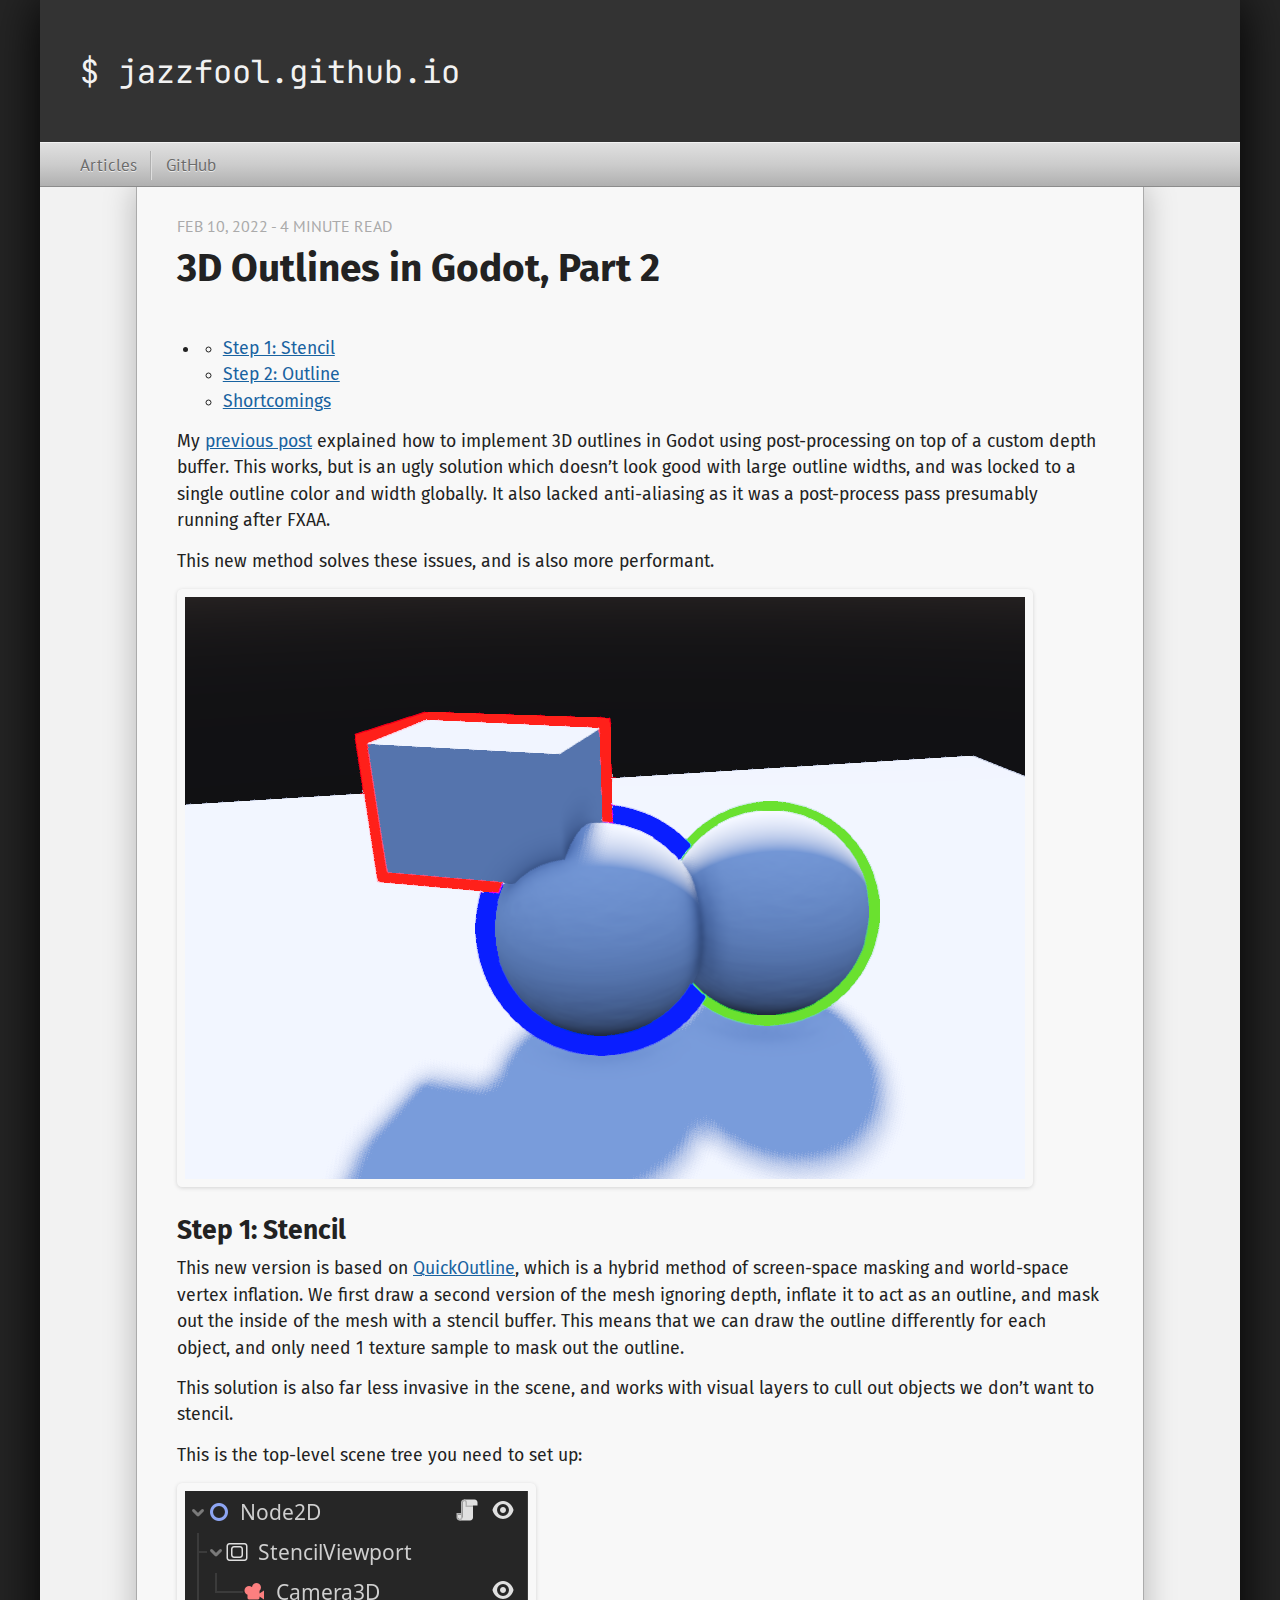
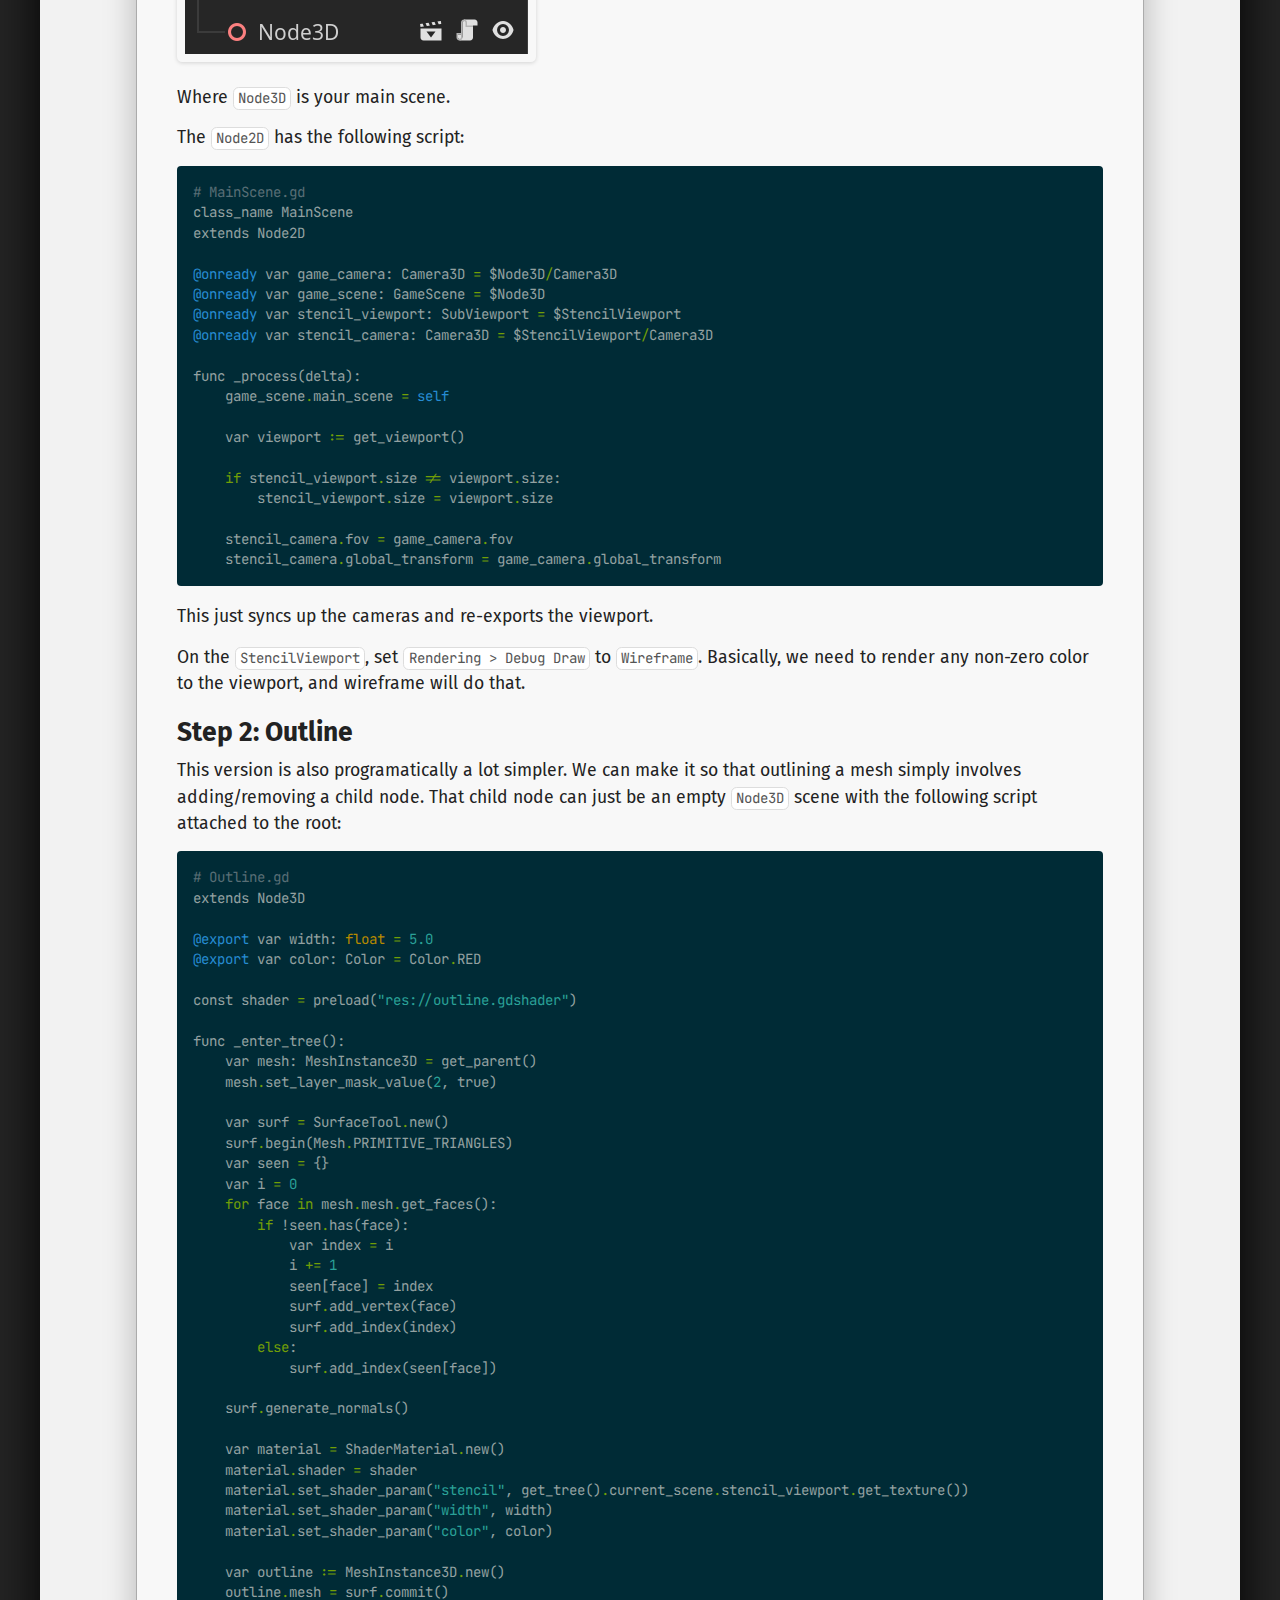
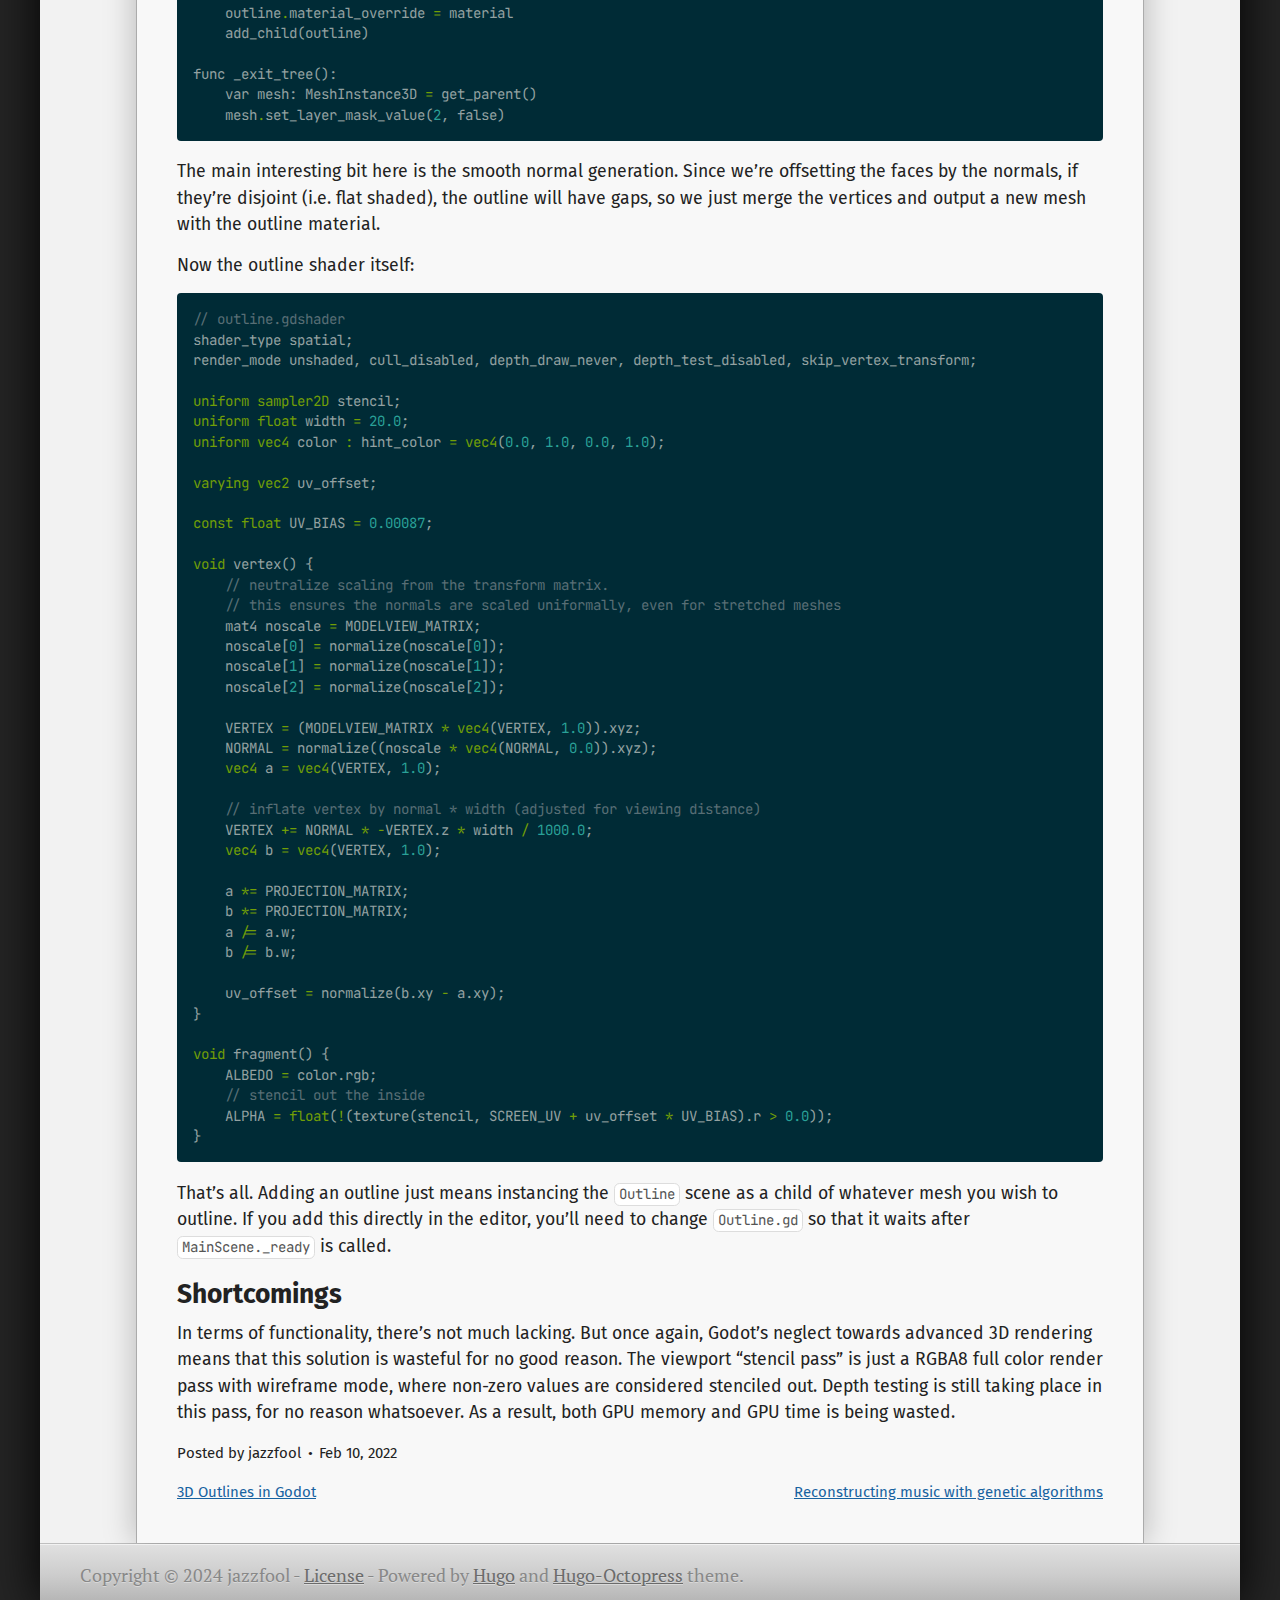
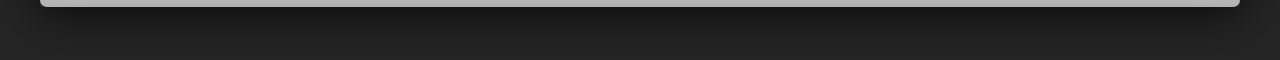
<file: post/godot-outlines-pt2/index.html>
<!doctype html><html xmlns=http://www.w3.org/1999/xhtml xml:lang=en lang=en-us><head><meta charset=utf-8><meta name=viewport content="width=device-width,minimum-scale=1,maximum-scale=1"><link href=/css/fonts.css rel=stylesheet type=text/css><title>3D Outlines in Godot, Part 2</title><link rel=stylesheet href=/css/hugo-octopress.css><link rel=stylesheet href=/styles.css><link rel=stylesheet href=/css/fork-awesome.min.css><link href=/favicon.png rel=icon><meta name=description content><meta name=keywords content><meta name=author content="jazzfool"><meta name=generator content="Hugo 0.85.0"></head><body><header role=banner><hgroup><h1><a href=/>$ jazzfool.github.io</a></h1><h2></h2></hgroup></header><nav role=navigation><fieldset class=mobile-nav><select onchange="location=this.value"><option value>Navigate…</option><option value=/>» Articles</option><option value=https://github.com/jazzfool>» GitHub</option></select></fieldset><ul class=main-navigation><li><a href=/ title=Articles>Articles</a></li><li><a href=https://github.com/jazzfool title=GitHub target=_blank rel="noopener noreferrer">GitHub</a></li></ul><ul class=subscription></ul></nav><div id=main><div id=content><div><article class=hentry role=article><header><p class=meta>Feb 10, 2022
- 4 minute read</p><h1 class=entry-title>3D Outlines in Godot, Part 2</h1></header><div class=entry-content><nav id=TableOfContents><ul><li><ul><li><a href=#step-1-stencil>Step 1: Stencil</a></li><li><a href=#step-2-outline>Step 2: Outline</a></li><li><a href=#shortcomings>Shortcomings</a></li></ul></li></ul></nav><p>My
<a href=https://jazzfool.github.io/post/godot-outlines/ target=_blank rel=noopener>previous post</a> explained how to implement 3D outlines in Godot using post-processing on top of a custom depth buffer. This works, but is an ugly solution which doesn&rsquo;t look good with large outline widths, and was locked to a single outline color and width globally. It also lacked anti-aliasing as it was a post-process pass presumably running after FXAA.</p><p>This new method solves these issues, and is also more performant.</p><p><img src=/static/godot-outline-2.png alt="Godot outlines screenshot"></p><h2 id=step-1-stencil>Step 1: Stencil</h2><p>This new version is based on
<a href=https://github.com/chrisnolet/QuickOutline target=_blank rel=noopener>QuickOutline</a>, which is a hybrid method of screen-space masking and world-space vertex inflation. We first draw a second version of the mesh ignoring depth, inflate it to act as an outline, and mask out the inside of the mesh with a stencil buffer. This means that we can draw the outline differently for each object, and only need 1 texture sample to mask out the outline.</p><p>This solution is also far less invasive in the scene, and works with visual layers to cull out objects we don&rsquo;t want to stencil.</p><p>This is the top-level scene tree you need to set up:</p><p><img src=/static/godot-outline-2-scene-tree.png alt="Godot scene tree"></p><p>Where <code>Node3D</code> is your main scene.</p><p>The <code>Node2D</code> has the following script:</p><div class=highlight><pre style=color:#93a1a1;background-color:#002b36;-moz-tab-size:4;-o-tab-size:4;tab-size:4><code class=language-python data-lang=python><span style=color:#586e75># MainScene.gd</span>
class_name MainScene
extends Node2D

<span style=color:#268bd2>@onready</span> var game_camera: Camera3D <span style=color:#719e07>=</span> $Node3D<span style=color:#719e07>/</span>Camera3D
<span style=color:#268bd2>@onready</span> var game_scene: GameScene <span style=color:#719e07>=</span> $Node3D
<span style=color:#268bd2>@onready</span> var stencil_viewport: SubViewport <span style=color:#719e07>=</span> $StencilViewport
<span style=color:#268bd2>@onready</span> var stencil_camera: Camera3D <span style=color:#719e07>=</span> $StencilViewport<span style=color:#719e07>/</span>Camera3D

func _process(delta):
	game_scene<span style=color:#719e07>.</span>main_scene <span style=color:#719e07>=</span> <span style=color:#268bd2>self</span>

	var viewport <span style=color:#719e07>:=</span> get_viewport()

	<span style=color:#719e07>if</span> stencil_viewport<span style=color:#719e07>.</span>size <span style=color:#719e07>!=</span> viewport<span style=color:#719e07>.</span>size:
		stencil_viewport<span style=color:#719e07>.</span>size <span style=color:#719e07>=</span> viewport<span style=color:#719e07>.</span>size

	stencil_camera<span style=color:#719e07>.</span>fov <span style=color:#719e07>=</span> game_camera<span style=color:#719e07>.</span>fov
	stencil_camera<span style=color:#719e07>.</span>global_transform <span style=color:#719e07>=</span> game_camera<span style=color:#719e07>.</span>global_transform
</code></pre></div><p>This just syncs up the cameras and re-exports the viewport.</p><p>On the <code>StencilViewport</code>, set <code>Rendering > Debug Draw</code> to <code>Wireframe</code>. Basically, we need to render any non-zero color to the viewport, and wireframe will do that.</p><h2 id=step-2-outline>Step 2: Outline</h2><p>This version is also programatically a lot simpler. We can make it so that outlining a mesh simply involves adding/removing a child node. That child node can just be an empty <code>Node3D</code> scene with the following script attached to the root:</p><div class=highlight><pre style=color:#93a1a1;background-color:#002b36;-moz-tab-size:4;-o-tab-size:4;tab-size:4><code class=language-python data-lang=python><span style=color:#586e75># Outline.gd</span>
extends Node3D

<span style=color:#268bd2>@export</span> var width: <span style=color:#b58900>float</span> <span style=color:#719e07>=</span> <span style=color:#2aa198>5.0</span>
<span style=color:#268bd2>@export</span> var color: Color <span style=color:#719e07>=</span> Color<span style=color:#719e07>.</span>RED

const shader <span style=color:#719e07>=</span> preload(<span style=color:#2aa198>&#34;res://outline.gdshader&#34;</span>)

func _enter_tree():
	var mesh: MeshInstance3D <span style=color:#719e07>=</span> get_parent()
	mesh<span style=color:#719e07>.</span>set_layer_mask_value(<span style=color:#2aa198>2</span>, true)

	var surf <span style=color:#719e07>=</span> SurfaceTool<span style=color:#719e07>.</span>new()
	surf<span style=color:#719e07>.</span>begin(Mesh<span style=color:#719e07>.</span>PRIMITIVE_TRIANGLES)
	var seen <span style=color:#719e07>=</span> {}
	var i <span style=color:#719e07>=</span> <span style=color:#2aa198>0</span>
	<span style=color:#719e07>for</span> face <span style=color:#719e07>in</span> mesh<span style=color:#719e07>.</span>mesh<span style=color:#719e07>.</span>get_faces():
		<span style=color:#719e07>if</span> !seen<span style=color:#719e07>.</span>has(face):
			var index <span style=color:#719e07>=</span> i
			i <span style=color:#719e07>+=</span> <span style=color:#2aa198>1</span>
			seen[face] <span style=color:#719e07>=</span> index
			surf<span style=color:#719e07>.</span>add_vertex(face)
			surf<span style=color:#719e07>.</span>add_index(index)
		<span style=color:#719e07>else</span>:
			surf<span style=color:#719e07>.</span>add_index(seen[face])

	surf<span style=color:#719e07>.</span>generate_normals()

	var material <span style=color:#719e07>=</span> ShaderMaterial<span style=color:#719e07>.</span>new()
	material<span style=color:#719e07>.</span>shader <span style=color:#719e07>=</span> shader
	material<span style=color:#719e07>.</span>set_shader_param(<span style=color:#2aa198>&#34;stencil&#34;</span>, get_tree()<span style=color:#719e07>.</span>current_scene<span style=color:#719e07>.</span>stencil_viewport<span style=color:#719e07>.</span>get_texture())
	material<span style=color:#719e07>.</span>set_shader_param(<span style=color:#2aa198>&#34;width&#34;</span>, width)
	material<span style=color:#719e07>.</span>set_shader_param(<span style=color:#2aa198>&#34;color&#34;</span>, color)

	var outline <span style=color:#719e07>:=</span> MeshInstance3D<span style=color:#719e07>.</span>new()
	outline<span style=color:#719e07>.</span>mesh <span style=color:#719e07>=</span> surf<span style=color:#719e07>.</span>commit()
	outline<span style=color:#719e07>.</span>material_override <span style=color:#719e07>=</span> material
	add_child(outline)

func _exit_tree():
	var mesh: MeshInstance3D <span style=color:#719e07>=</span> get_parent()
	mesh<span style=color:#719e07>.</span>set_layer_mask_value(<span style=color:#2aa198>2</span>, false)
</code></pre></div><p>The main interesting bit here is the smooth normal generation. Since we&rsquo;re offsetting the faces by the normals, if they&rsquo;re disjoint (i.e. flat shaded), the outline will have gaps, so we just merge the vertices and output a new mesh with the outline material.</p><p>Now the outline shader itself:</p><div class=highlight><pre style=color:#93a1a1;background-color:#002b36;-moz-tab-size:4;-o-tab-size:4;tab-size:4><code class=language-glsl data-lang=glsl><span style=color:#586e75>// outline.gdshader</span>
shader_type spatial;
render_mode unshaded, cull_disabled, depth_draw_never, depth_test_disabled, skip_vertex_transform;

<span style=color:#719e07>uniform</span> <span style=color:#719e07>sampler2D</span> stencil;
<span style=color:#719e07>uniform</span> <span style=color:#719e07>float</span> width <span style=color:#719e07>=</span> <span style=color:#2aa198>20.0</span>;
<span style=color:#719e07>uniform</span> <span style=color:#719e07>vec4</span> color <span style=color:#719e07>:</span> hint_color <span style=color:#719e07>=</span> <span style=color:#719e07>vec4</span>(<span style=color:#2aa198>0.0</span>, <span style=color:#2aa198>1.0</span>, <span style=color:#2aa198>0.0</span>, <span style=color:#2aa198>1.0</span>);

<span style=color:#719e07>varying</span> <span style=color:#719e07>vec2</span> uv_offset;

<span style=color:#719e07>const</span> <span style=color:#719e07>float</span> UV_BIAS <span style=color:#719e07>=</span> <span style=color:#2aa198>0.00087</span>;

<span style=color:#719e07>void</span> vertex() {
	<span style=color:#586e75>// neutralize scaling from the transform matrix.</span>
	<span style=color:#586e75>// this ensures the normals are scaled uniformally, even for stretched meshes</span>
	mat4 noscale <span style=color:#719e07>=</span> MODELVIEW_MATRIX;
	noscale[<span style=color:#2aa198>0</span>] <span style=color:#719e07>=</span> normalize(noscale[<span style=color:#2aa198>0</span>]);
	noscale[<span style=color:#2aa198>1</span>] <span style=color:#719e07>=</span> normalize(noscale[<span style=color:#2aa198>1</span>]);
	noscale[<span style=color:#2aa198>2</span>] <span style=color:#719e07>=</span> normalize(noscale[<span style=color:#2aa198>2</span>]);

	VERTEX <span style=color:#719e07>=</span> (MODELVIEW_MATRIX <span style=color:#719e07>*</span> <span style=color:#719e07>vec4</span>(VERTEX, <span style=color:#2aa198>1.0</span>)).xyz;
	NORMAL <span style=color:#719e07>=</span> normalize((noscale <span style=color:#719e07>*</span> <span style=color:#719e07>vec4</span>(NORMAL, <span style=color:#2aa198>0.0</span>)).xyz);
	<span style=color:#719e07>vec4</span> a <span style=color:#719e07>=</span> <span style=color:#719e07>vec4</span>(VERTEX, <span style=color:#2aa198>1.0</span>);

	<span style=color:#586e75>// inflate vertex by normal * width (adjusted for viewing distance)</span>
	VERTEX <span style=color:#719e07>+=</span> NORMAL <span style=color:#719e07>*</span> <span style=color:#719e07>-</span>VERTEX.z <span style=color:#719e07>*</span> width <span style=color:#719e07>/</span> <span style=color:#2aa198>1000.0</span>;
	<span style=color:#719e07>vec4</span> b <span style=color:#719e07>=</span> <span style=color:#719e07>vec4</span>(VERTEX, <span style=color:#2aa198>1.0</span>);

	a <span style=color:#719e07>*=</span> PROJECTION_MATRIX;
	b <span style=color:#719e07>*=</span> PROJECTION_MATRIX;
	a <span style=color:#719e07>/=</span> a.w;
	b <span style=color:#719e07>/=</span> b.w;

	uv_offset <span style=color:#719e07>=</span> normalize(b.xy <span style=color:#719e07>-</span> a.xy);
}

<span style=color:#719e07>void</span> fragment() {
	ALBEDO <span style=color:#719e07>=</span> color.rgb;
	<span style=color:#586e75>// stencil out the inside</span>
	ALPHA <span style=color:#719e07>=</span> <span style=color:#719e07>float</span>(<span style=color:#719e07>!</span>(texture(stencil, SCREEN_UV <span style=color:#719e07>+</span> uv_offset <span style=color:#719e07>*</span> UV_BIAS).r <span style=color:#719e07>&gt;</span> <span style=color:#2aa198>0.0</span>));
}
</code></pre></div><p>That&rsquo;s all. Adding an outline just means instancing the <code>Outline</code> scene as a child of whatever mesh you wish to outline. If you add this directly in the editor, you&rsquo;ll need to change <code>Outline.gd</code> so that it waits after <code>MainScene._ready</code> is called.</p><h2 id=shortcomings>Shortcomings</h2><p>In terms of functionality, there&rsquo;s not much lacking. But once again, Godot&rsquo;s neglect towards advanced 3D rendering means that this solution is wasteful for no good reason. The viewport &ldquo;stencil pass&rdquo; is just a RGBA8 full color render pass with wireframe mode, where non-zero values are considered stenciled out. Depth testing is still taking place in this pass, for no reason whatsoever. As a result, both GPU memory and GPU time is being wasted.</p></div><footer><p class=meta><span class="byline author vcard">Posted by <span class=fn>jazzfool</span></span>
<time>Feb 10, 2022</time></span></p><p class=meta><a class="basic-alignment left" href=/post/godot-outlines/ title="3D Outlines in Godot">3D Outlines in Godot</a>
<a class="basic-alignment right" href=/post/phenotune/ title="Reconstructing music with genetic algorithms">Reconstructing music with genetic algorithms</a></p></footer></article></div><aside class="sidebar thirds"><section class="first odd"><p></p></section><ul class=sidebar-nav><li class=sidebar-nav-item></li></ul></aside></div></div><footer role=contentinfo><p>Copyright &copy; 2024 jazzfool - <a href=/license/>License</a> -
<span class=credit>Powered by <a target=_blank href=https://gohugo.io rel="noopener noreferrer">Hugo</a> and <a target=_blank href=https://github.com/parsiya/hugo-octopress/ rel="noopener noreferrer">Hugo-Octopress</a> theme.</p></footer></body></html>
</file>
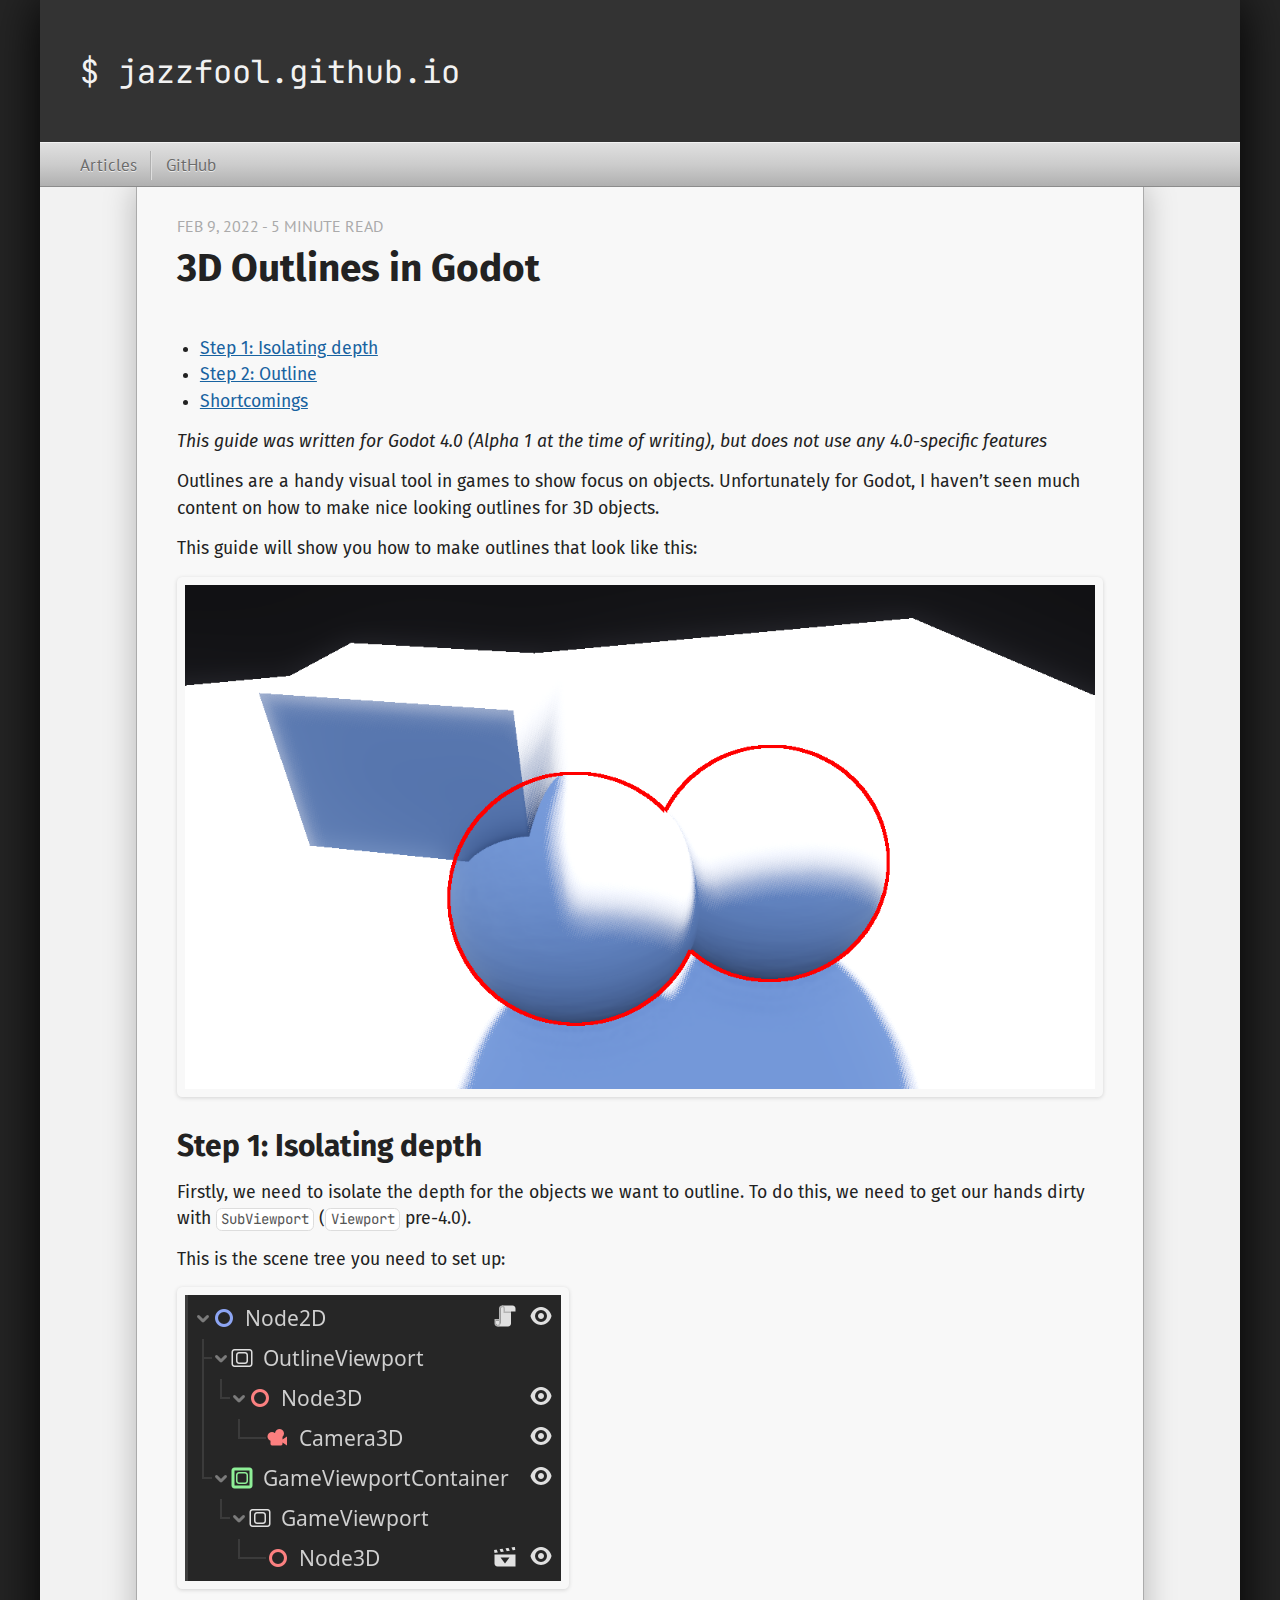
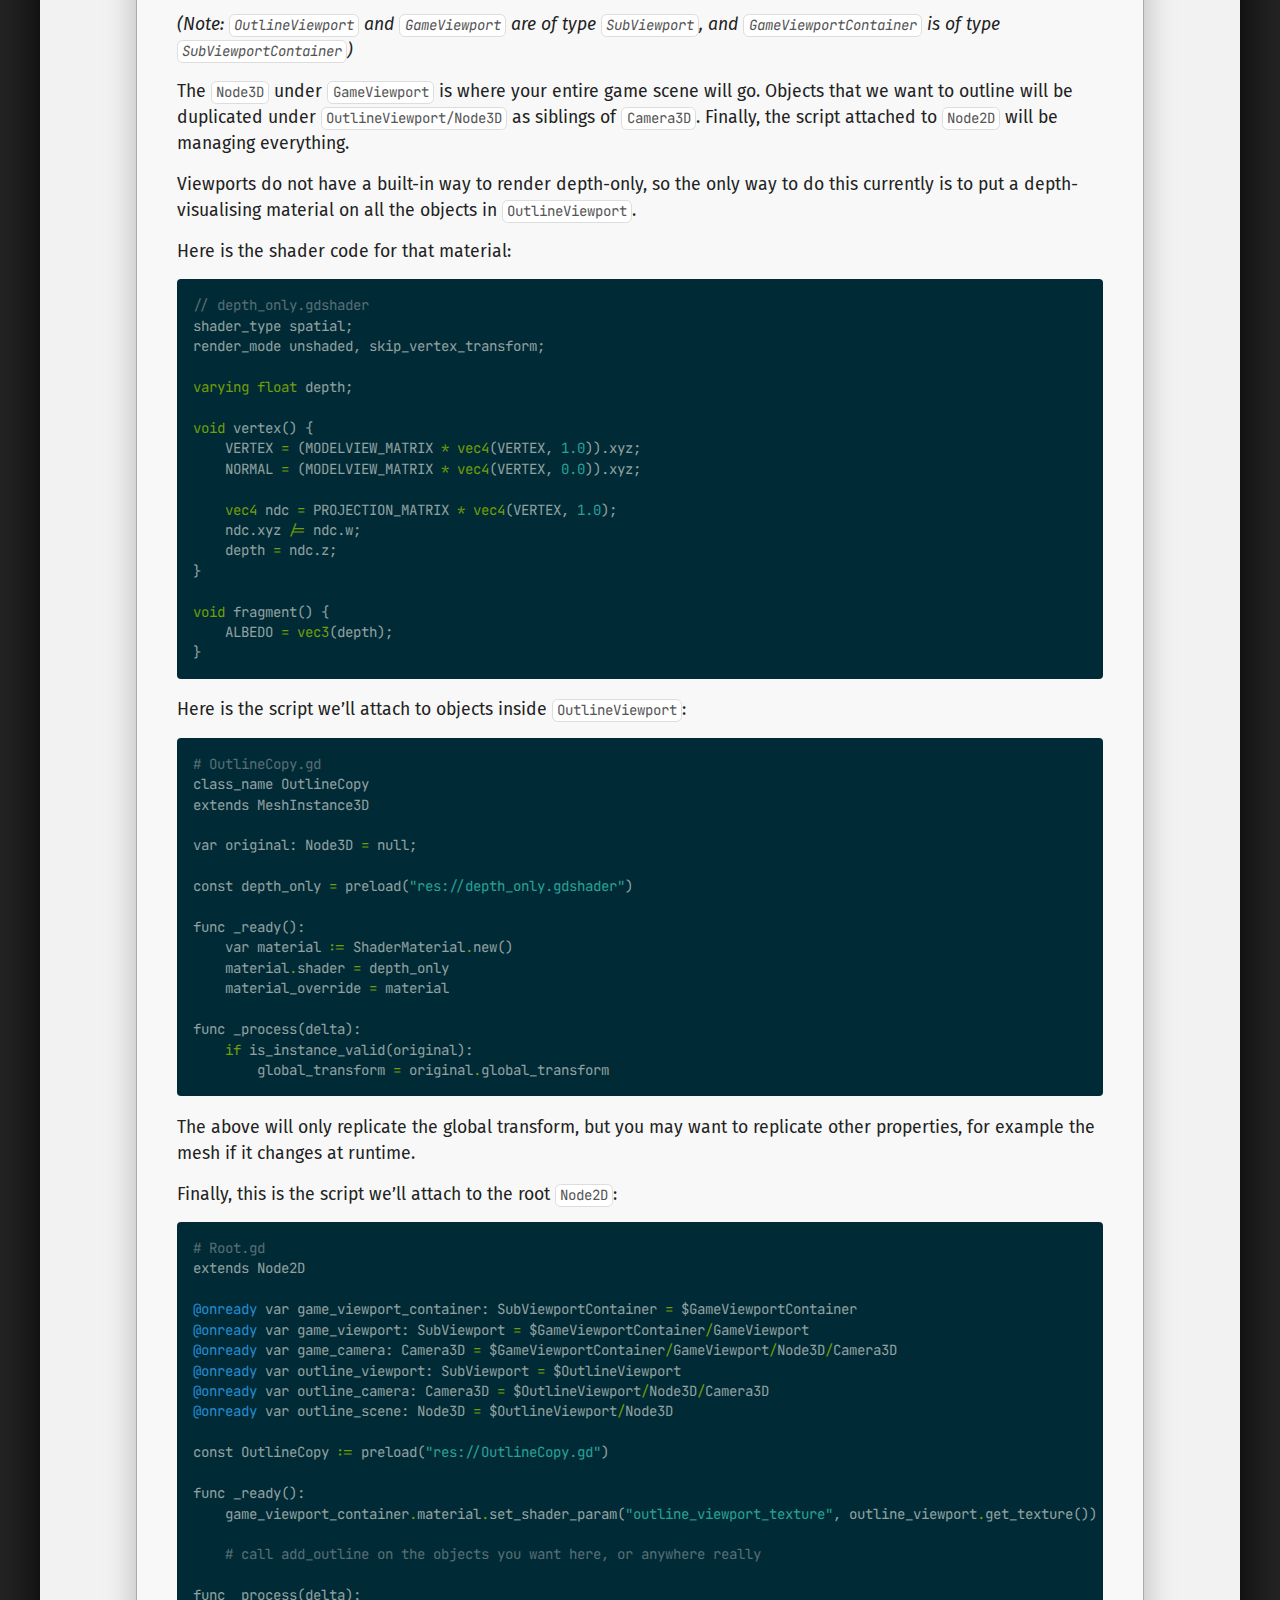
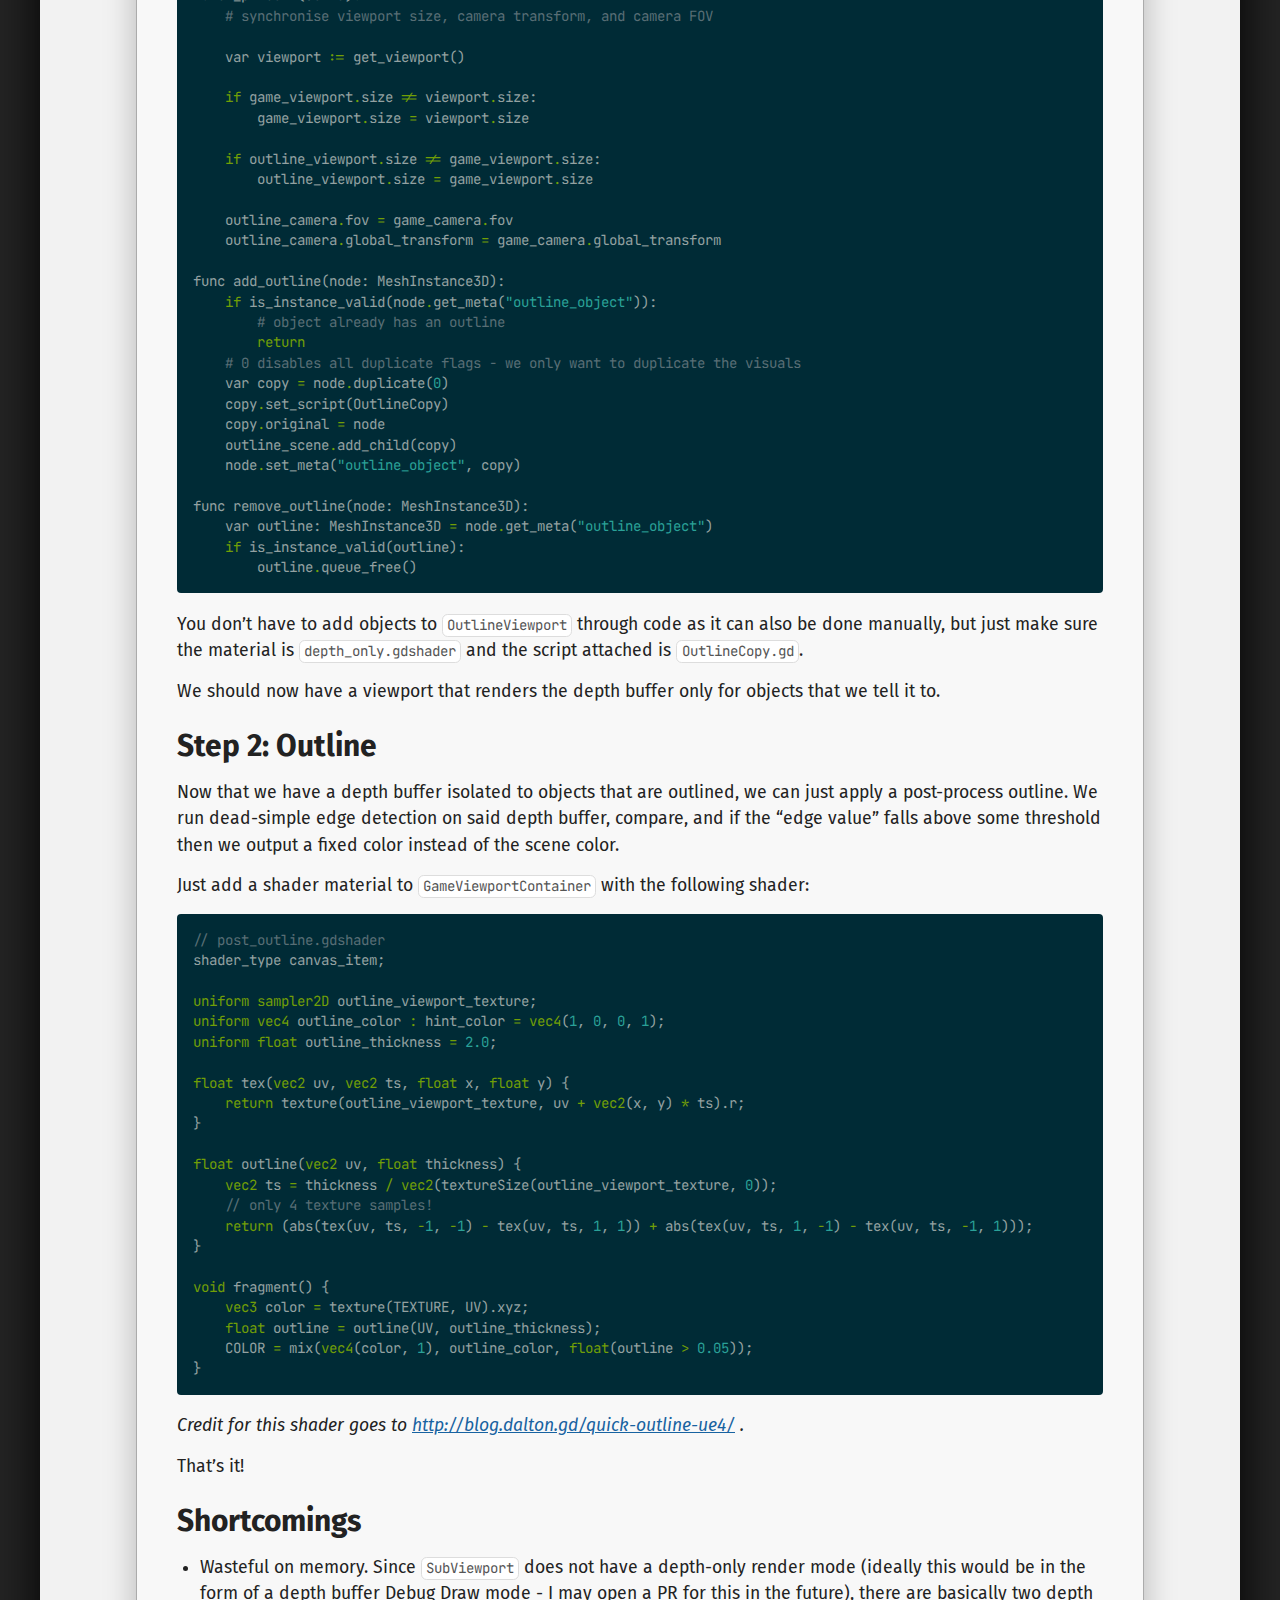
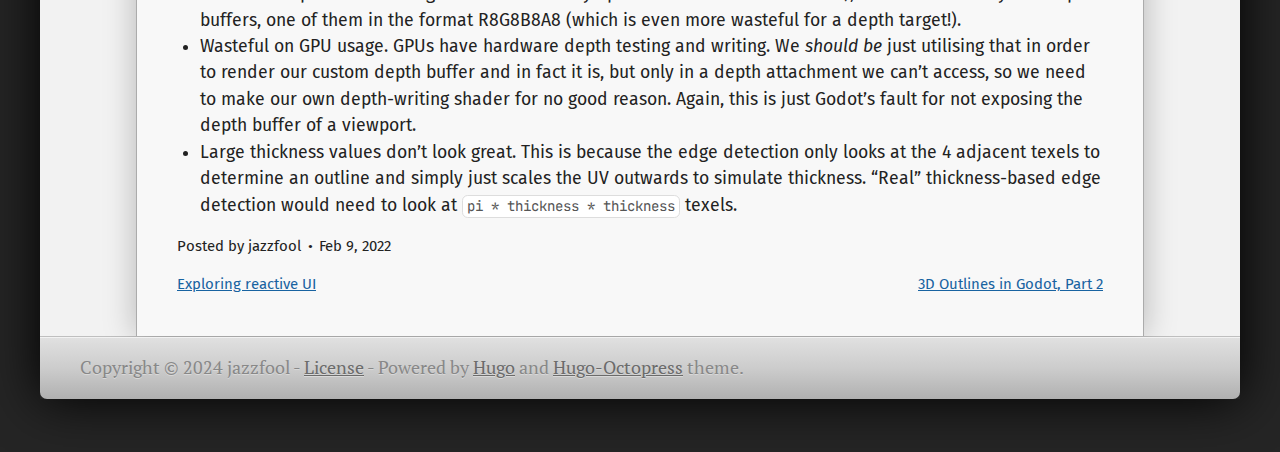
<file: post/godot-outlines/index.html>
<!doctype html><html xmlns=http://www.w3.org/1999/xhtml xml:lang=en lang=en-us><head><meta charset=utf-8><meta name=viewport content="width=device-width,minimum-scale=1,maximum-scale=1"><link href=/css/fonts.css rel=stylesheet type=text/css><title>3D Outlines in Godot</title><link rel=stylesheet href=/css/hugo-octopress.css><link rel=stylesheet href=/styles.css><link rel=stylesheet href=/css/fork-awesome.min.css><link href=/favicon.png rel=icon><meta name=description content><meta name=keywords content><meta name=author content="jazzfool"><meta name=generator content="Hugo 0.85.0"></head><body><header role=banner><hgroup><h1><a href=/>$ jazzfool.github.io</a></h1><h2></h2></hgroup></header><nav role=navigation><fieldset class=mobile-nav><select onchange="location=this.value"><option value>Navigate…</option><option value=/>» Articles</option><option value=https://github.com/jazzfool>» GitHub</option></select></fieldset><ul class=main-navigation><li><a href=/ title=Articles>Articles</a></li><li><a href=https://github.com/jazzfool title=GitHub target=_blank rel="noopener noreferrer">GitHub</a></li></ul><ul class=subscription></ul></nav><div id=main><div id=content><div><article class=hentry role=article><header><p class=meta>Feb 9, 2022
- 5 minute read</p><h1 class=entry-title>3D Outlines in Godot</h1></header><div class=entry-content><nav id=TableOfContents><ul><li><a href=#step-1-isolating-depth>Step 1: Isolating depth</a></li><li><a href=#step-2-outline>Step 2: Outline</a></li><li><a href=#shortcomings>Shortcomings</a></li></ul></nav><p><em>This guide was written for Godot 4.0 (Alpha 1 at the time of writing), but does not use any 4.0-specific features</em></p><p>Outlines are a handy visual tool in games to show focus on objects. Unfortunately for Godot, I haven&rsquo;t seen much content on how to make nice looking outlines for 3D objects.</p><p>This guide will show you how to make outlines that look like this:</p><p><img src=/static/godot-outline.png alt="Godot outlines screenshot"></p><h1 id=step-1-isolating-depth>Step 1: Isolating depth</h1><p>Firstly, we need to isolate the depth for the objects we want to outline. To do this, we need to get our hands dirty with <code>SubViewport</code> (<code>Viewport</code> pre-4.0).</p><p>This is the scene tree you need to set up:</p><p><img src=/static/godot-outline-scene-tree.png alt="Godot scene tree"></p><p><em>(Note: <code>OutlineViewport</code> and <code>GameViewport</code> are of type <code>SubViewport</code>, and <code>GameViewportContainer</code> is of type <code>SubViewportContainer</code>)</em></p><p>The <code>Node3D</code> under <code>GameViewport</code> is where your entire game scene will go. Objects that we want to outline will be duplicated under <code>OutlineViewport/Node3D</code> as siblings of <code>Camera3D</code>. Finally, the script attached to <code>Node2D</code> will be managing everything.</p><p>Viewports do not have a built-in way to render depth-only, so the only way to do this currently is to put a depth-visualising material on all the objects in <code>OutlineViewport</code>.</p><p>Here is the shader code for that material:</p><div class=highlight><pre style=color:#93a1a1;background-color:#002b36;-moz-tab-size:4;-o-tab-size:4;tab-size:4><code class=language-glsl data-lang=glsl><span style=color:#586e75>// depth_only.gdshader</span>
shader_type spatial;
render_mode unshaded, skip_vertex_transform;

<span style=color:#719e07>varying</span> <span style=color:#719e07>float</span> depth;

<span style=color:#719e07>void</span> vertex() {
	VERTEX <span style=color:#719e07>=</span> (MODELVIEW_MATRIX <span style=color:#719e07>*</span> <span style=color:#719e07>vec4</span>(VERTEX, <span style=color:#2aa198>1.0</span>)).xyz;
	NORMAL <span style=color:#719e07>=</span> (MODELVIEW_MATRIX <span style=color:#719e07>*</span> <span style=color:#719e07>vec4</span>(VERTEX, <span style=color:#2aa198>0.0</span>)).xyz;

	<span style=color:#719e07>vec4</span> ndc <span style=color:#719e07>=</span> PROJECTION_MATRIX <span style=color:#719e07>*</span> <span style=color:#719e07>vec4</span>(VERTEX, <span style=color:#2aa198>1.0</span>);
	ndc.xyz <span style=color:#719e07>/=</span> ndc.w;
	depth <span style=color:#719e07>=</span> ndc.z;
}

<span style=color:#719e07>void</span> fragment() {
	ALBEDO <span style=color:#719e07>=</span> <span style=color:#719e07>vec3</span>(depth);
}
</code></pre></div><p>Here is the script we&rsquo;ll attach to objects inside <code>OutlineViewport</code>:</p><div class=highlight><pre style=color:#93a1a1;background-color:#002b36;-moz-tab-size:4;-o-tab-size:4;tab-size:4><code class=language-python data-lang=python><span style=color:#586e75># OutlineCopy.gd</span>
class_name OutlineCopy
extends MeshInstance3D

var original: Node3D <span style=color:#719e07>=</span> null;

const depth_only <span style=color:#719e07>=</span> preload(<span style=color:#2aa198>&#34;res://depth_only.gdshader&#34;</span>)

func _ready():
	var material <span style=color:#719e07>:=</span> ShaderMaterial<span style=color:#719e07>.</span>new()
	material<span style=color:#719e07>.</span>shader <span style=color:#719e07>=</span> depth_only
	material_override <span style=color:#719e07>=</span> material

func _process(delta):
	<span style=color:#719e07>if</span> is_instance_valid(original):
		global_transform <span style=color:#719e07>=</span> original<span style=color:#719e07>.</span>global_transform
</code></pre></div><p>The above will only replicate the global transform, but you may want to replicate other properties, for example the mesh if it changes at runtime.</p><p>Finally, this is the script we&rsquo;ll attach to the root <code>Node2D</code>:</p><div class=highlight><pre style=color:#93a1a1;background-color:#002b36;-moz-tab-size:4;-o-tab-size:4;tab-size:4><code class=language-python data-lang=python><span style=color:#586e75># Root.gd</span>
extends Node2D

<span style=color:#268bd2>@onready</span> var game_viewport_container: SubViewportContainer <span style=color:#719e07>=</span> $GameViewportContainer
<span style=color:#268bd2>@onready</span> var game_viewport: SubViewport <span style=color:#719e07>=</span> $GameViewportContainer<span style=color:#719e07>/</span>GameViewport
<span style=color:#268bd2>@onready</span> var game_camera: Camera3D <span style=color:#719e07>=</span> $GameViewportContainer<span style=color:#719e07>/</span>GameViewport<span style=color:#719e07>/</span>Node3D<span style=color:#719e07>/</span>Camera3D
<span style=color:#268bd2>@onready</span> var outline_viewport: SubViewport <span style=color:#719e07>=</span> $OutlineViewport
<span style=color:#268bd2>@onready</span> var outline_camera: Camera3D <span style=color:#719e07>=</span> $OutlineViewport<span style=color:#719e07>/</span>Node3D<span style=color:#719e07>/</span>Camera3D
<span style=color:#268bd2>@onready</span> var outline_scene: Node3D <span style=color:#719e07>=</span> $OutlineViewport<span style=color:#719e07>/</span>Node3D

const OutlineCopy <span style=color:#719e07>:=</span> preload(<span style=color:#2aa198>&#34;res://OutlineCopy.gd&#34;</span>)

func _ready():
	game_viewport_container<span style=color:#719e07>.</span>material<span style=color:#719e07>.</span>set_shader_param(<span style=color:#2aa198>&#34;outline_viewport_texture&#34;</span>, outline_viewport<span style=color:#719e07>.</span>get_texture())

    <span style=color:#586e75># call add_outline on the objects you want here, or anywhere really</span>

func _process(delta):
    <span style=color:#586e75># synchronise viewport size, camera transform, and camera FOV</span>

	var viewport <span style=color:#719e07>:=</span> get_viewport()

	<span style=color:#719e07>if</span> game_viewport<span style=color:#719e07>.</span>size <span style=color:#719e07>!=</span> viewport<span style=color:#719e07>.</span>size:
		game_viewport<span style=color:#719e07>.</span>size <span style=color:#719e07>=</span> viewport<span style=color:#719e07>.</span>size

	<span style=color:#719e07>if</span> outline_viewport<span style=color:#719e07>.</span>size <span style=color:#719e07>!=</span> game_viewport<span style=color:#719e07>.</span>size:
		outline_viewport<span style=color:#719e07>.</span>size <span style=color:#719e07>=</span> game_viewport<span style=color:#719e07>.</span>size

	outline_camera<span style=color:#719e07>.</span>fov <span style=color:#719e07>=</span> game_camera<span style=color:#719e07>.</span>fov
	outline_camera<span style=color:#719e07>.</span>global_transform <span style=color:#719e07>=</span> game_camera<span style=color:#719e07>.</span>global_transform

func add_outline(node: MeshInstance3D):
	<span style=color:#719e07>if</span> is_instance_valid(node<span style=color:#719e07>.</span>get_meta(<span style=color:#2aa198>&#34;outline_object&#34;</span>)):
		<span style=color:#586e75># object already has an outline</span>
		<span style=color:#719e07>return</span>
	<span style=color:#586e75># 0 disables all duplicate flags - we only want to duplicate the visuals</span>
	var copy <span style=color:#719e07>=</span> node<span style=color:#719e07>.</span>duplicate(<span style=color:#2aa198>0</span>)
	copy<span style=color:#719e07>.</span>set_script(OutlineCopy)
	copy<span style=color:#719e07>.</span>original <span style=color:#719e07>=</span> node
	outline_scene<span style=color:#719e07>.</span>add_child(copy)
	node<span style=color:#719e07>.</span>set_meta(<span style=color:#2aa198>&#34;outline_object&#34;</span>, copy)

func remove_outline(node: MeshInstance3D):
	var outline: MeshInstance3D <span style=color:#719e07>=</span> node<span style=color:#719e07>.</span>get_meta(<span style=color:#2aa198>&#34;outline_object&#34;</span>)
	<span style=color:#719e07>if</span> is_instance_valid(outline):
		outline<span style=color:#719e07>.</span>queue_free()
</code></pre></div><p>You don&rsquo;t have to add objects to <code>OutlineViewport</code> through code as it can also be done manually, but just make sure the material is <code>depth_only.gdshader</code> and the script attached is <code>OutlineCopy.gd</code>.</p><p>We should now have a viewport that renders the depth buffer only for objects that we tell it to.</p><h1 id=step-2-outline>Step 2: Outline</h1><p>Now that we have a depth buffer isolated to objects that are outlined, we can just apply a post-process outline. We run dead-simple edge detection on said depth buffer, compare, and if the &ldquo;edge value&rdquo; falls above some threshold then we output a fixed color instead of the scene color.</p><p>Just add a shader material to <code>GameViewportContainer</code> with the following shader:</p><div class=highlight><pre style=color:#93a1a1;background-color:#002b36;-moz-tab-size:4;-o-tab-size:4;tab-size:4><code class=language-glsl data-lang=glsl><span style=color:#586e75>// post_outline.gdshader</span>
shader_type canvas_item;

<span style=color:#719e07>uniform</span> <span style=color:#719e07>sampler2D</span> outline_viewport_texture;
<span style=color:#719e07>uniform</span> <span style=color:#719e07>vec4</span> outline_color <span style=color:#719e07>:</span> hint_color <span style=color:#719e07>=</span> <span style=color:#719e07>vec4</span>(<span style=color:#2aa198>1</span>, <span style=color:#2aa198>0</span>, <span style=color:#2aa198>0</span>, <span style=color:#2aa198>1</span>);
<span style=color:#719e07>uniform</span> <span style=color:#719e07>float</span> outline_thickness <span style=color:#719e07>=</span> <span style=color:#2aa198>2.0</span>;

<span style=color:#719e07>float</span> tex(<span style=color:#719e07>vec2</span> uv, <span style=color:#719e07>vec2</span> ts, <span style=color:#719e07>float</span> x, <span style=color:#719e07>float</span> y) {
	<span style=color:#719e07>return</span> texture(outline_viewport_texture, uv <span style=color:#719e07>+</span> <span style=color:#719e07>vec2</span>(x, y) <span style=color:#719e07>*</span> ts).r;
}

<span style=color:#719e07>float</span> outline(<span style=color:#719e07>vec2</span> uv, <span style=color:#719e07>float</span> thickness) {
	<span style=color:#719e07>vec2</span> ts <span style=color:#719e07>=</span> thickness <span style=color:#719e07>/</span> <span style=color:#719e07>vec2</span>(textureSize(outline_viewport_texture, <span style=color:#2aa198>0</span>));
    <span style=color:#586e75>// only 4 texture samples!</span>
	<span style=color:#719e07>return</span> (abs(tex(uv, ts, <span style=color:#719e07>-</span><span style=color:#2aa198>1</span>, <span style=color:#719e07>-</span><span style=color:#2aa198>1</span>) <span style=color:#719e07>-</span> tex(uv, ts, <span style=color:#2aa198>1</span>, <span style=color:#2aa198>1</span>)) <span style=color:#719e07>+</span> abs(tex(uv, ts, <span style=color:#2aa198>1</span>, <span style=color:#719e07>-</span><span style=color:#2aa198>1</span>) <span style=color:#719e07>-</span> tex(uv, ts, <span style=color:#719e07>-</span><span style=color:#2aa198>1</span>, <span style=color:#2aa198>1</span>)));
}

<span style=color:#719e07>void</span> fragment() {
	<span style=color:#719e07>vec3</span> color <span style=color:#719e07>=</span> texture(TEXTURE, UV).xyz;
	<span style=color:#719e07>float</span> outline <span style=color:#719e07>=</span> outline(UV, outline_thickness);
	COLOR <span style=color:#719e07>=</span> mix(<span style=color:#719e07>vec4</span>(color, <span style=color:#2aa198>1</span>), outline_color, <span style=color:#719e07>float</span>(outline <span style=color:#719e07>&gt;</span> <span style=color:#2aa198>0.05</span>));
}
</code></pre></div><p><em>Credit for this shader goes to <a href=http://blog.dalton.gd/quick-outline-ue4/>http://blog.dalton.gd/quick-outline-ue4/</a> .</em></p><p>That&rsquo;s it!</p><h1 id=shortcomings>Shortcomings</h1><ul><li>Wasteful on memory. Since <code>SubViewport</code> does not have a depth-only render mode (ideally this would be in the form of a depth buffer Debug Draw mode - I may open a PR for this in the future), there are basically two depth buffers, one of them in the format R8G8B8A8 (which is even more wasteful for a depth target!).</li><li>Wasteful on GPU usage. GPUs have hardware depth testing and writing. We <em>should be</em> just utilising that in order to render our custom depth buffer and in fact it is, but only in a depth attachment we can&rsquo;t access, so we need to make our own depth-writing shader for no good reason. Again, this is just Godot&rsquo;s fault for not exposing the depth buffer of a viewport.</li><li>Large thickness values don&rsquo;t look great. This is because the edge detection only looks at the 4 adjacent texels to determine an outline and simply just scales the UV outwards to simulate thickness. &ldquo;Real&rdquo; thickness-based edge detection would need to look at <code>pi * thickness * thickness</code> texels.</li></ul></div><footer><p class=meta><span class="byline author vcard">Posted by <span class=fn>jazzfool</span></span>
<time>Feb 9, 2022</time></span></p><p class=meta><a class="basic-alignment left" href=/post/reactive/ title="Exploring reactive UI">Exploring reactive UI</a>
<a class="basic-alignment right" href=/post/godot-outlines-pt2/ title="3D Outlines in Godot, Part 2">3D Outlines in Godot, Part 2</a></p></footer></article></div><aside class="sidebar thirds"><section class="first odd"><p></p></section><ul class=sidebar-nav><li class=sidebar-nav-item></li></ul></aside></div></div><footer role=contentinfo><p>Copyright &copy; 2024 jazzfool - <a href=/license/>License</a> -
<span class=credit>Powered by <a target=_blank href=https://gohugo.io rel="noopener noreferrer">Hugo</a> and <a target=_blank href=https://github.com/parsiya/hugo-octopress/ rel="noopener noreferrer">Hugo-Octopress</a> theme.</p></footer></body></html>
</file>
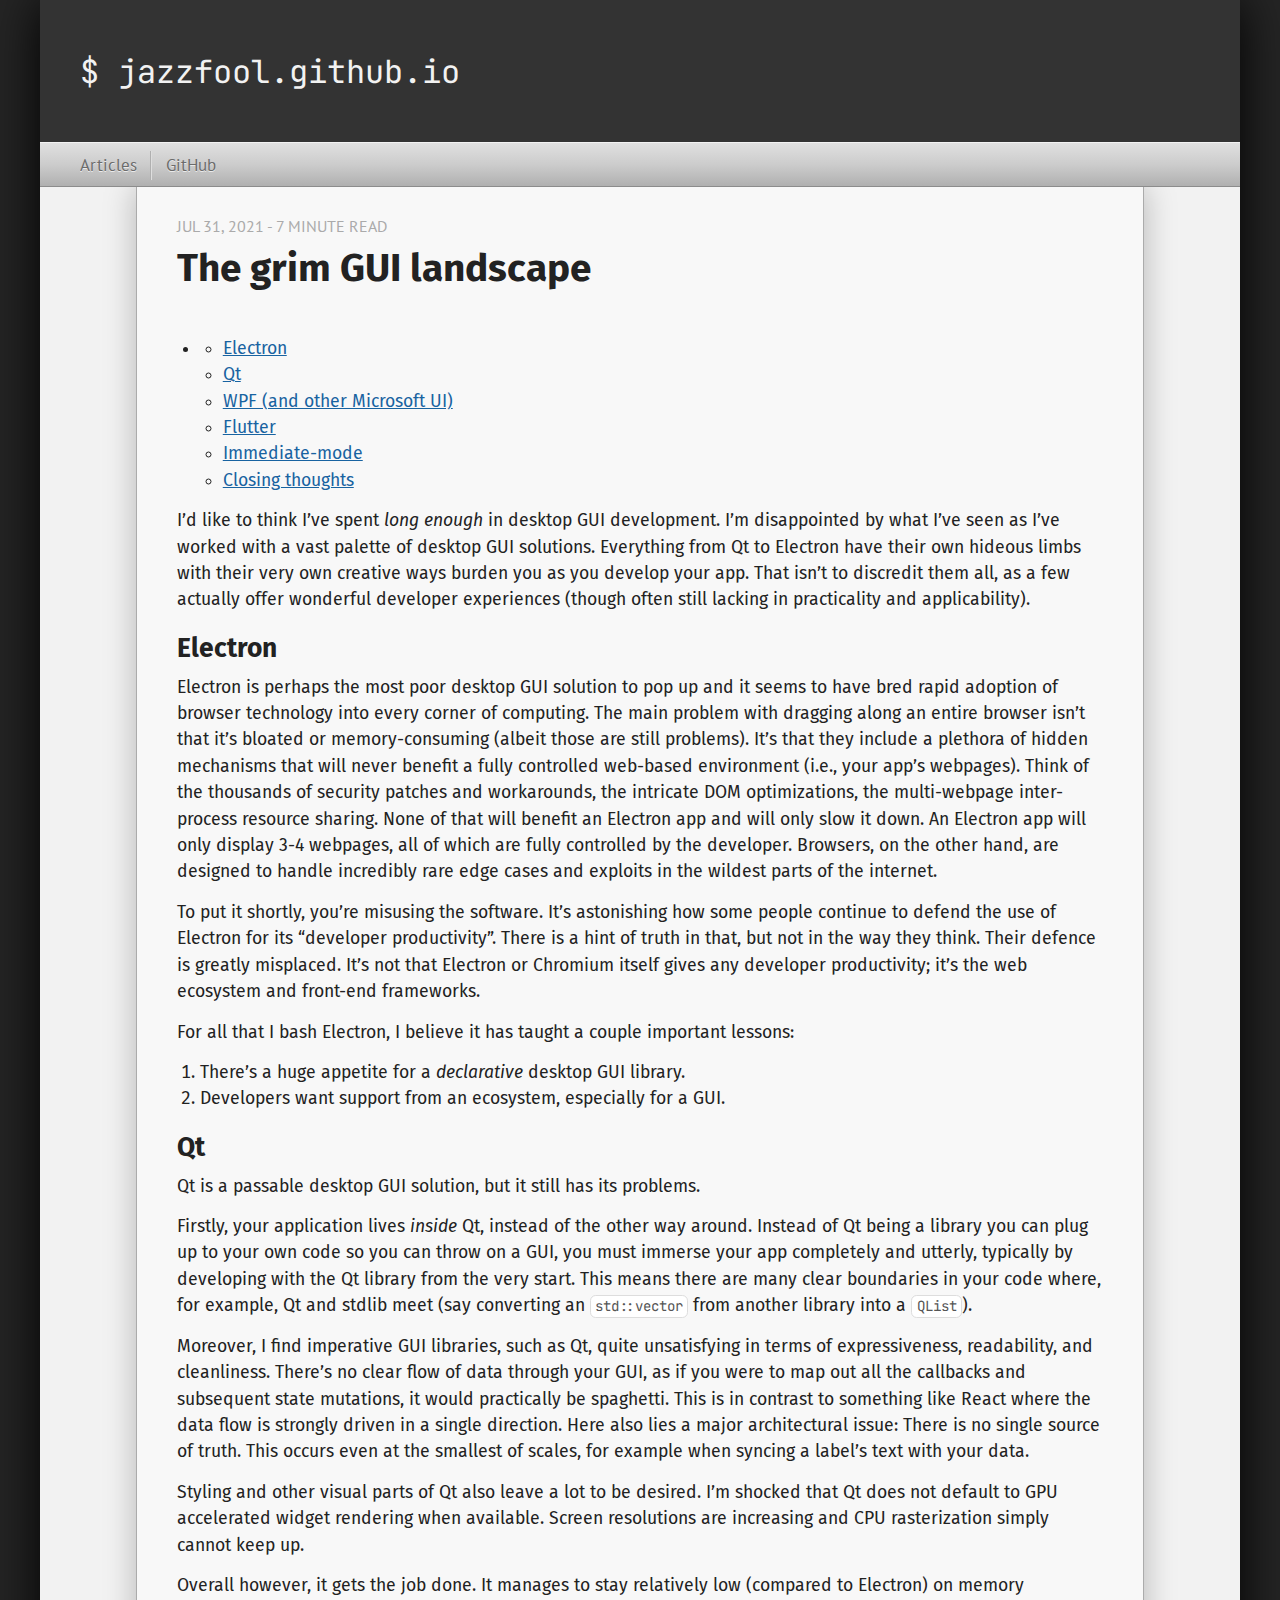
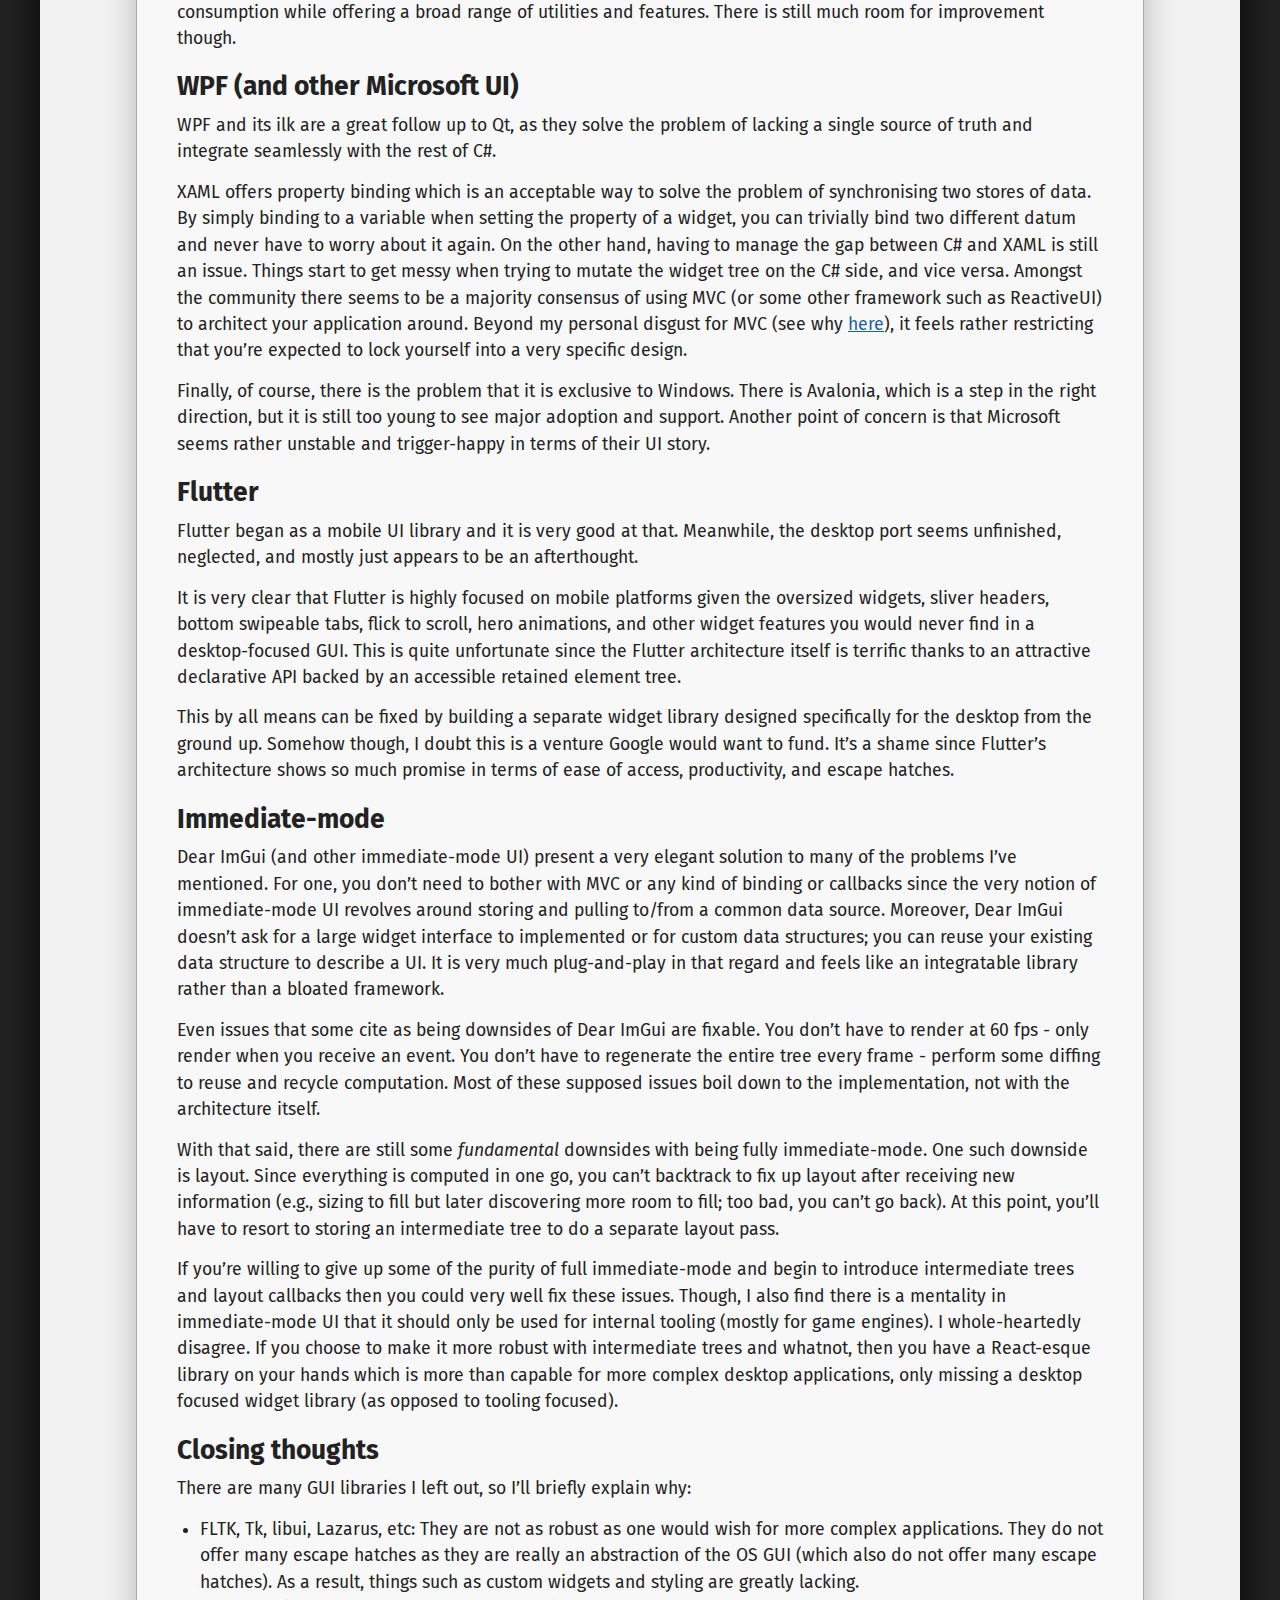
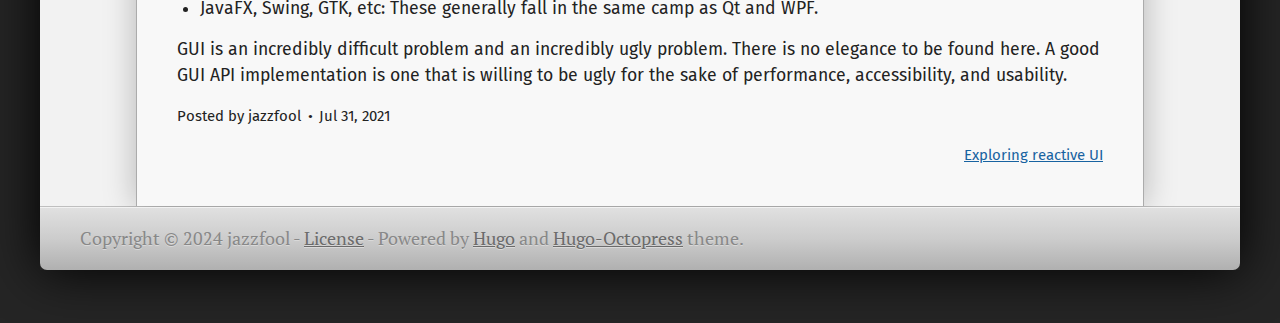
<file: post/gui/index.html>
<!doctype html><html xmlns=http://www.w3.org/1999/xhtml xml:lang=en lang=en-us><head><meta charset=utf-8><meta name=viewport content="width=device-width,minimum-scale=1,maximum-scale=1"><link href=/css/fonts.css rel=stylesheet type=text/css><title>The grim GUI landscape</title><link rel=stylesheet href=/css/hugo-octopress.css><link rel=stylesheet href=/styles.css><link rel=stylesheet href=/css/fork-awesome.min.css><link href=/favicon.png rel=icon><meta name=description content><meta name=keywords content><meta name=author content="jazzfool"><meta name=generator content="Hugo 0.85.0"></head><body><header role=banner><hgroup><h1><a href=/>$ jazzfool.github.io</a></h1><h2></h2></hgroup></header><nav role=navigation><fieldset class=mobile-nav><select onchange="location=this.value"><option value>Navigate…</option><option value=/>» Articles</option><option value=https://github.com/jazzfool>» GitHub</option></select></fieldset><ul class=main-navigation><li><a href=/ title=Articles>Articles</a></li><li><a href=https://github.com/jazzfool title=GitHub target=_blank rel="noopener noreferrer">GitHub</a></li></ul><ul class=subscription></ul></nav><div id=main><div id=content><div><article class=hentry role=article><header><p class=meta>Jul 31, 2021
- 7 minute read</p><h1 class=entry-title>The grim GUI landscape</h1></header><div class=entry-content><nav id=TableOfContents><ul><li><ul><li><a href=#electron>Electron</a></li><li><a href=#qt>Qt</a></li><li><a href=#wpf-and-other-microsoft-ui>WPF (and other Microsoft UI)</a></li><li><a href=#flutter>Flutter</a></li><li><a href=#immediate-mode>Immediate-mode</a></li><li><a href=#closing-thoughts>Closing thoughts</a></li></ul></li></ul></nav><p>I&rsquo;d like to think I&rsquo;ve spent <em>long enough</em> in desktop GUI development. I&rsquo;m disappointed by what I&rsquo;ve seen as I&rsquo;ve worked with a vast palette of desktop GUI solutions. Everything from Qt to Electron have their own hideous limbs with their very own creative ways burden you as you develop your app. That isn&rsquo;t to discredit them all, as a few actually offer wonderful developer experiences (though often still lacking in practicality and applicability).</p><h2 id=electron>Electron</h2><p>Electron is perhaps the most poor desktop GUI solution to pop up and it seems to have bred rapid adoption of browser technology into every corner of computing. The main problem with dragging along an entire browser isn&rsquo;t that it&rsquo;s bloated or memory-consuming (albeit those are still problems). It&rsquo;s that they include a plethora of hidden mechanisms that will never benefit a fully controlled web-based environment (i.e., your app&rsquo;s webpages). Think of the thousands of security patches and workarounds, the intricate DOM optimizations, the multi-webpage inter-process resource sharing. None of that will benefit an Electron app and will only slow it down. An Electron app will only display 3-4 webpages, all of which are fully controlled by the developer. Browsers, on the other hand, are designed to handle incredibly rare edge cases and exploits in the wildest parts of the internet.</p><p>To put it shortly, you&rsquo;re misusing the software. It&rsquo;s astonishing how some people continue to defend the use of Electron for its &ldquo;developer productivity&rdquo;. There is a hint of truth in that, but not in the way they think. Their defence is greatly misplaced. It&rsquo;s not that Electron or Chromium itself gives any developer productivity; it&rsquo;s the web ecosystem and front-end frameworks.</p><p>For all that I bash Electron, I believe it has taught a couple important lessons:</p><ol><li>There&rsquo;s a huge appetite for a <em>declarative</em> desktop GUI library.</li><li>Developers want support from an ecosystem, especially for a GUI.</li></ol><h2 id=qt>Qt</h2><p>Qt is a passable desktop GUI solution, but it still has its problems.</p><p>Firstly, your application lives <em>inside</em> Qt, instead of the other way around. Instead of Qt being a library you can plug up to your own code so you can throw on a GUI, you must immerse your app completely and utterly, typically by developing with the Qt library from the very start. This means there are many clear boundaries in your code where, for example, Qt and stdlib meet (say converting an <code>std::vector</code> from another library into a <code>QList</code>).</p><p>Moreover, I find imperative GUI libraries, such as Qt, quite unsatisfying in terms of expressiveness, readability, and cleanliness. There&rsquo;s no clear flow of data through your GUI, as if you were to map out all the callbacks and subsequent state mutations, it would practically be spaghetti. This is in contrast to something like React where the data flow is strongly driven in a single direction. Here also lies a major architectural issue: There is no single source of truth. This occurs even at the smallest of scales, for example when syncing a label&rsquo;s text with your data.</p><p>Styling and other visual parts of Qt also leave a lot to be desired. I&rsquo;m shocked that Qt does not default to GPU accelerated widget rendering when available. Screen resolutions are increasing and CPU rasterization simply cannot keep up.</p><p>Overall however, it gets the job done. It manages to stay relatively low (compared to Electron) on memory consumption while offering a broad range of utilities and features. There is still much room for improvement though.</p><h2 id=wpf-and-other-microsoft-ui>WPF (and other Microsoft UI)</h2><p>WPF and its ilk are a great follow up to Qt, as they solve the problem of lacking a single source of truth and integrate seamlessly with the rest of C#.</p><p>XAML offers property binding which is an acceptable way to solve the problem of synchronising two stores of data. By simply binding to a variable when setting the property of a widget, you can trivially bind two different datum and never have to worry about it again. On the other hand, having to manage the gap between C# and XAML is still an issue. Things start to get messy when trying to mutate the widget tree on the C# side, and vice versa. Amongst the community there seems to be a majority consensus of using MVC (or some other framework such as ReactiveUI) to architect your application around. Beyond my personal disgust for MVC (see why
<a href=http://web.archive.org/web/20210728123238/https://acko.net/blog/model-view-catharsis/ target=_blank rel=noopener>here</a>), it feels rather restricting that you&rsquo;re expected to lock yourself into a very specific design.</p><p>Finally, of course, there is the problem that it is exclusive to Windows. There is Avalonia, which is a step in the right direction, but it is still too young to see major adoption and support. Another point of concern is that Microsoft seems rather unstable and trigger-happy in terms of their UI story.</p><h2 id=flutter>Flutter</h2><p>Flutter began as a mobile UI library and it is very good at that. Meanwhile, the desktop port seems unfinished, neglected, and mostly just appears to be an afterthought.</p><p>It is very clear that Flutter is highly focused on mobile platforms given the oversized widgets, sliver headers, bottom swipeable tabs, flick to scroll, hero animations, and other widget features you would never find in a desktop-focused GUI. This is quite unfortunate since the Flutter architecture itself is terrific thanks to an attractive declarative API backed by an accessible retained element tree.</p><p>This by all means can be fixed by building a separate widget library designed specifically for the desktop from the ground up. Somehow though, I doubt this is a venture Google would want to fund. It&rsquo;s a shame since Flutter&rsquo;s architecture shows so much promise in terms of ease of access, productivity, and escape hatches.</p><h2 id=immediate-mode>Immediate-mode</h2><p>Dear ImGui (and other immediate-mode UI) present a very elegant solution to many of the problems I&rsquo;ve mentioned. For one, you don&rsquo;t need to bother with MVC or any kind of binding or callbacks since the very notion of immediate-mode UI revolves around storing and pulling to/from a common data source. Moreover, Dear ImGui doesn&rsquo;t ask for a large widget interface to implemented or for custom data structures; you can reuse your existing data structure to describe a UI. It is very much plug-and-play in that regard and feels like an integratable library rather than a bloated framework.</p><p>Even issues that some cite as being downsides of Dear ImGui are fixable. You don&rsquo;t have to render at 60 fps - only render when you receive an event. You don&rsquo;t have to regenerate the entire tree every frame - perform some diffing to reuse and recycle computation. Most of these supposed issues boil down to the implementation, not with the architecture itself.</p><p>With that said, there are still some <em>fundamental</em> downsides with being fully immediate-mode. One such downside is layout. Since everything is computed in one go, you can&rsquo;t backtrack to fix up layout after receiving new information (e.g., sizing to fill but later discovering more room to fill; too bad, you can&rsquo;t go back). At this point, you&rsquo;ll have to resort to storing an intermediate tree to do a separate layout pass.</p><p>If you&rsquo;re willing to give up some of the purity of full immediate-mode and begin to introduce intermediate trees and layout callbacks then you could very well fix these issues. Though, I also find there is a mentality in immediate-mode UI that it should only be used for internal tooling (mostly for game engines). I whole-heartedly disagree. If you choose to make it more robust with intermediate trees and whatnot, then you have a React-esque library on your hands which is more than capable for more complex desktop applications, only missing a desktop focused widget library (as opposed to tooling focused).</p><h2 id=closing-thoughts>Closing thoughts</h2><p>There are many GUI libraries I left out, so I&rsquo;ll briefly explain why:</p><ul><li>FLTK, Tk, libui, Lazarus, etc: They are not as robust as one would wish for more complex applications. They do not offer many escape hatches as they are really an abstraction of the OS GUI (which also do not offer many escape hatches). As a result, things such as custom widgets and styling are greatly lacking.</li><li>JavaFX, Swing, GTK, etc: These generally fall in the same camp as Qt and WPF.</li></ul><p>GUI is an incredibly difficult problem and an incredibly ugly problem. There is no elegance to be found here. A good GUI API implementation is one that is willing to be ugly for the sake of performance, accessibility, and usability.</p></div><footer><p class=meta><span class="byline author vcard">Posted by <span class=fn>jazzfool</span></span>
<time>Jul 31, 2021</time></span></p><p class=meta><a class="basic-alignment right" href=/post/reactive/ title="Exploring reactive UI">Exploring reactive UI</a></p></footer></article></div><aside class="sidebar thirds"><section class="first odd"><p></p></section><ul class=sidebar-nav><li class=sidebar-nav-item></li></ul></aside></div></div><footer role=contentinfo><p>Copyright &copy; 2024 jazzfool - <a href=/license/>License</a> -
<span class=credit>Powered by <a target=_blank href=https://gohugo.io rel="noopener noreferrer">Hugo</a> and <a target=_blank href=https://github.com/parsiya/hugo-octopress/ rel="noopener noreferrer">Hugo-Octopress</a> theme.</p></footer></body></html>
</file>
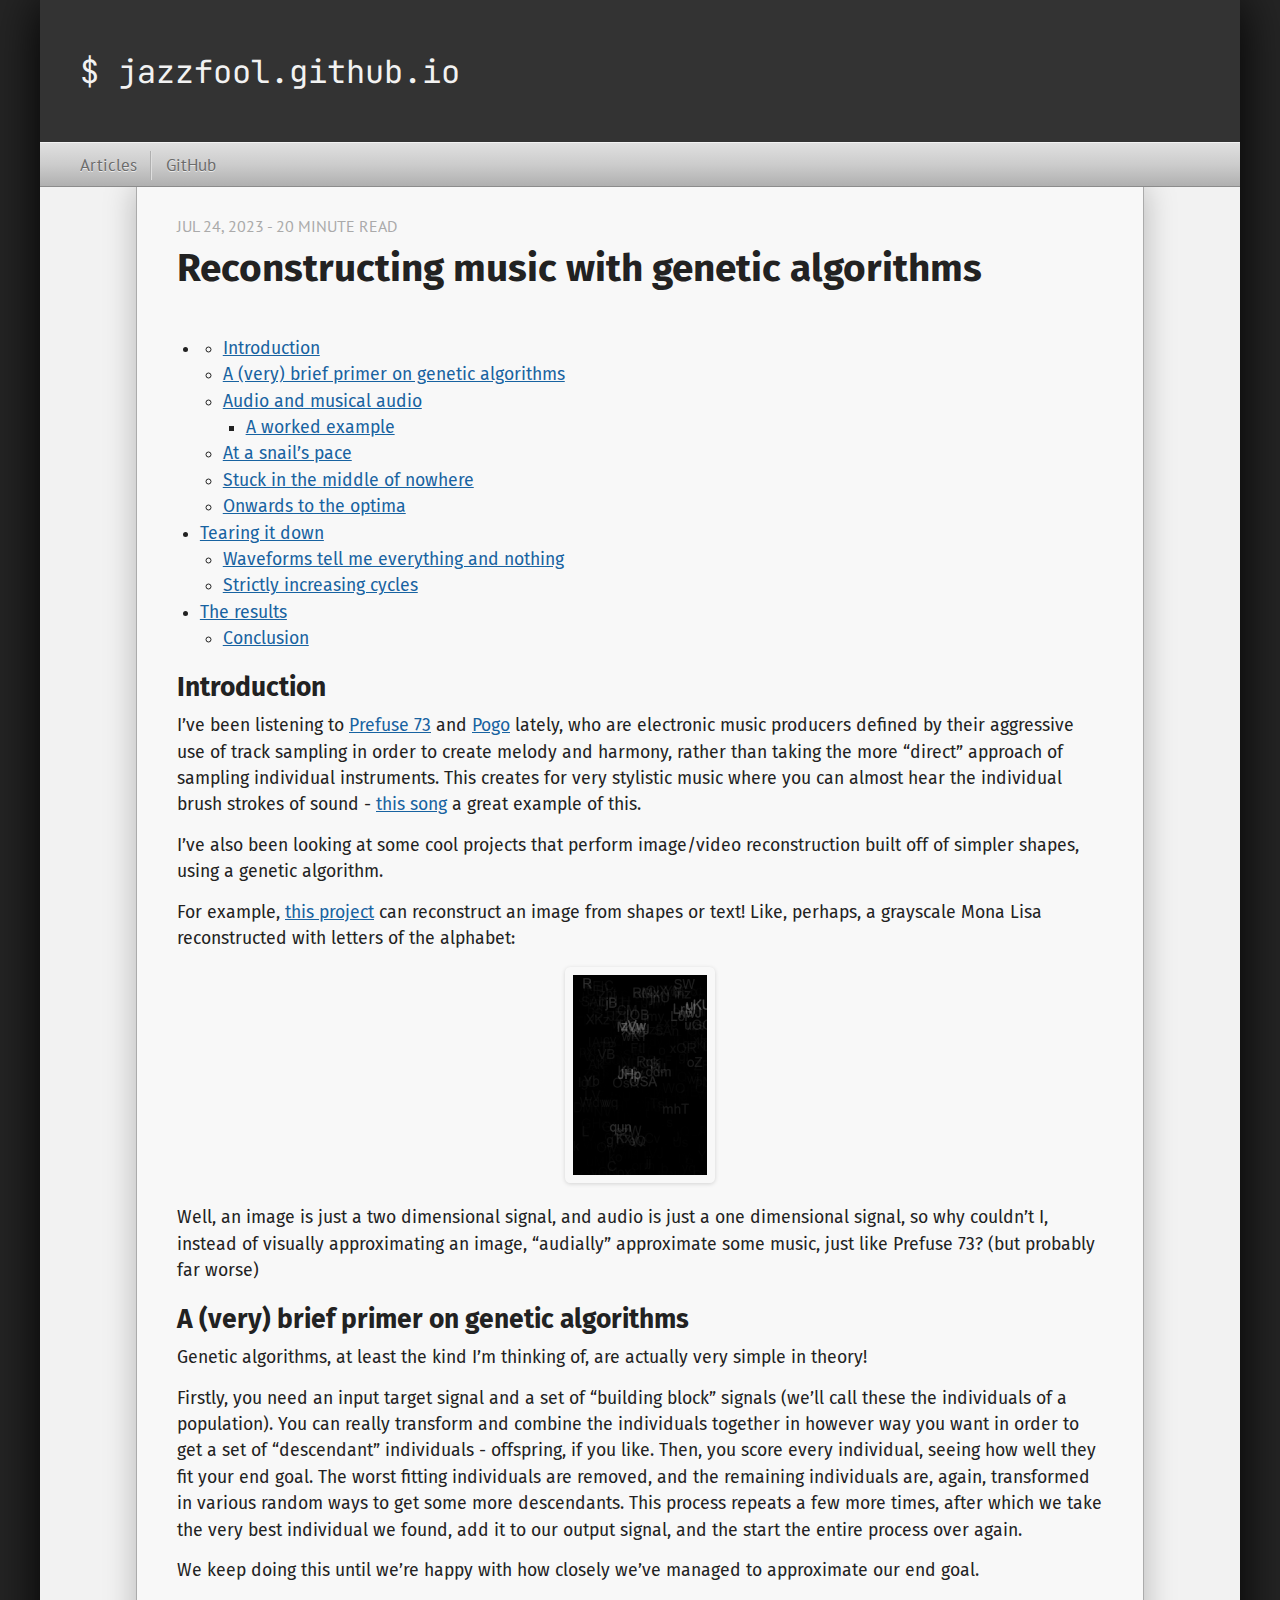
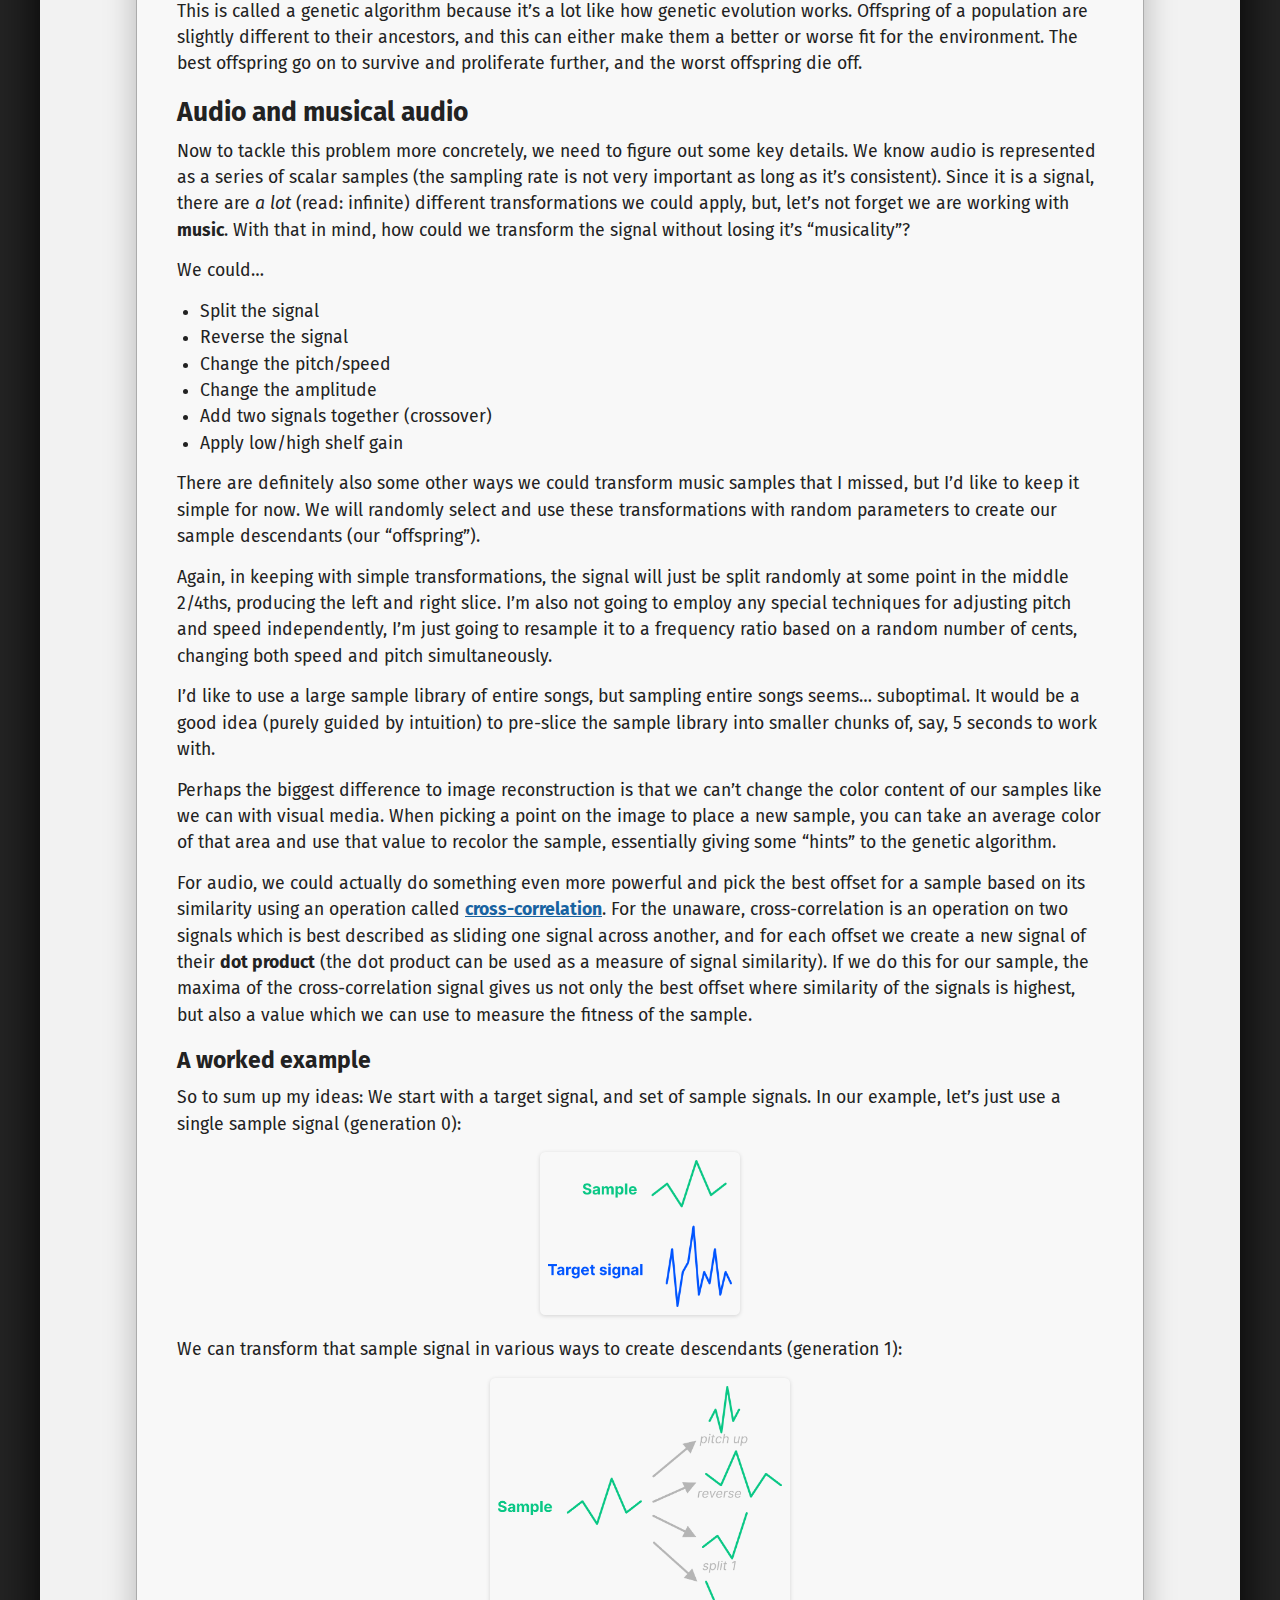
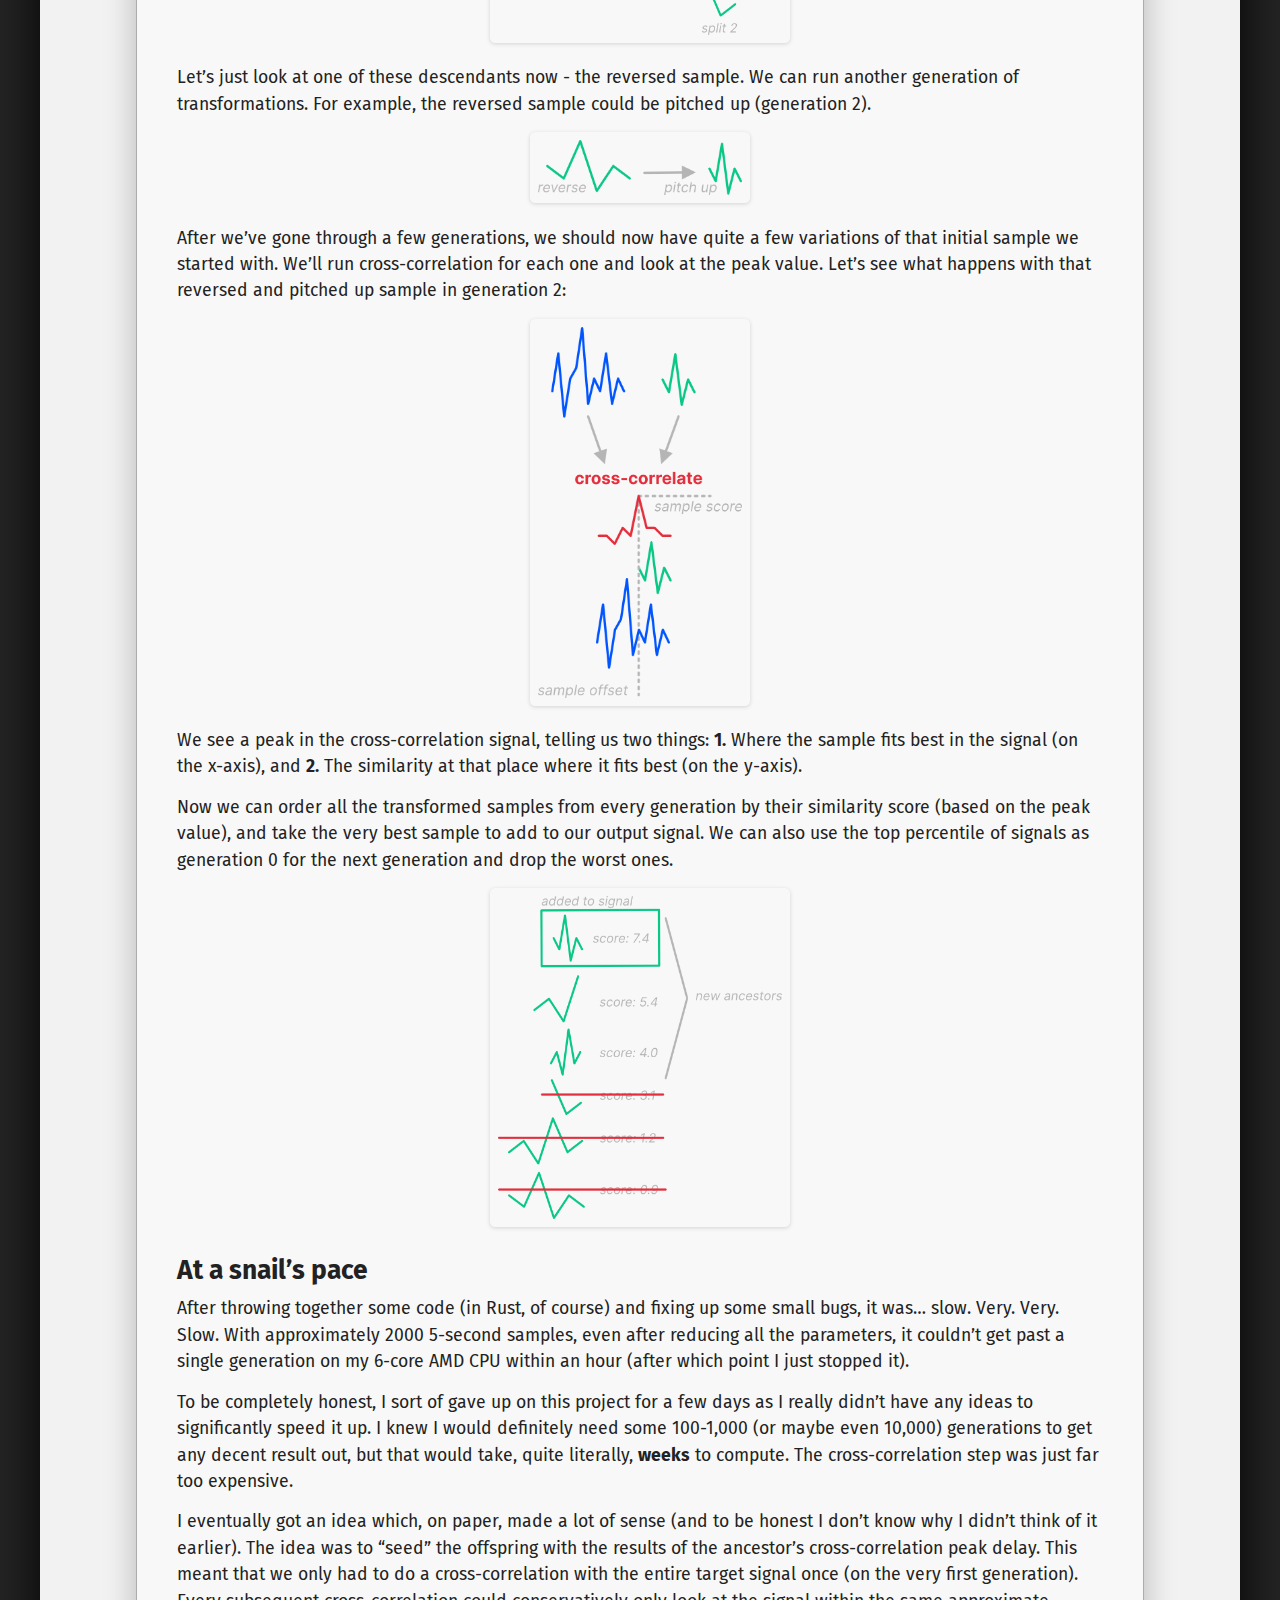
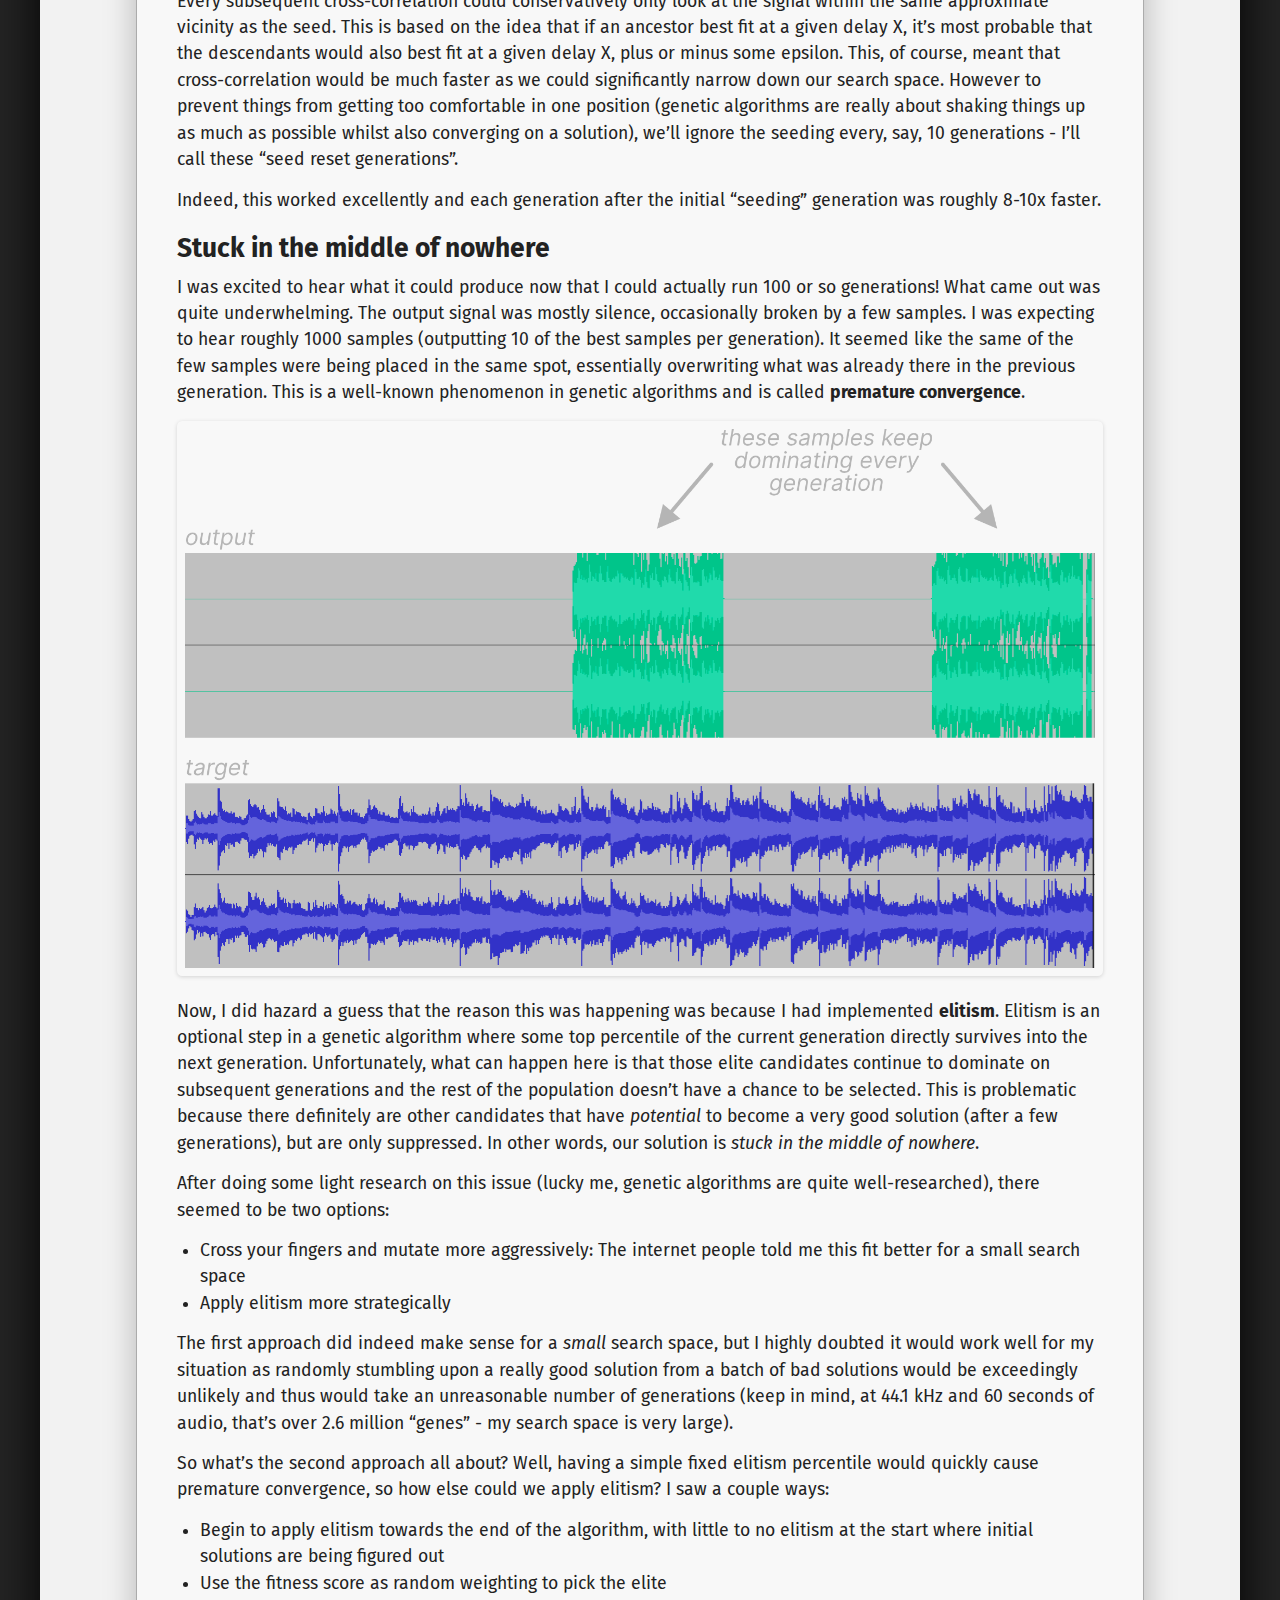
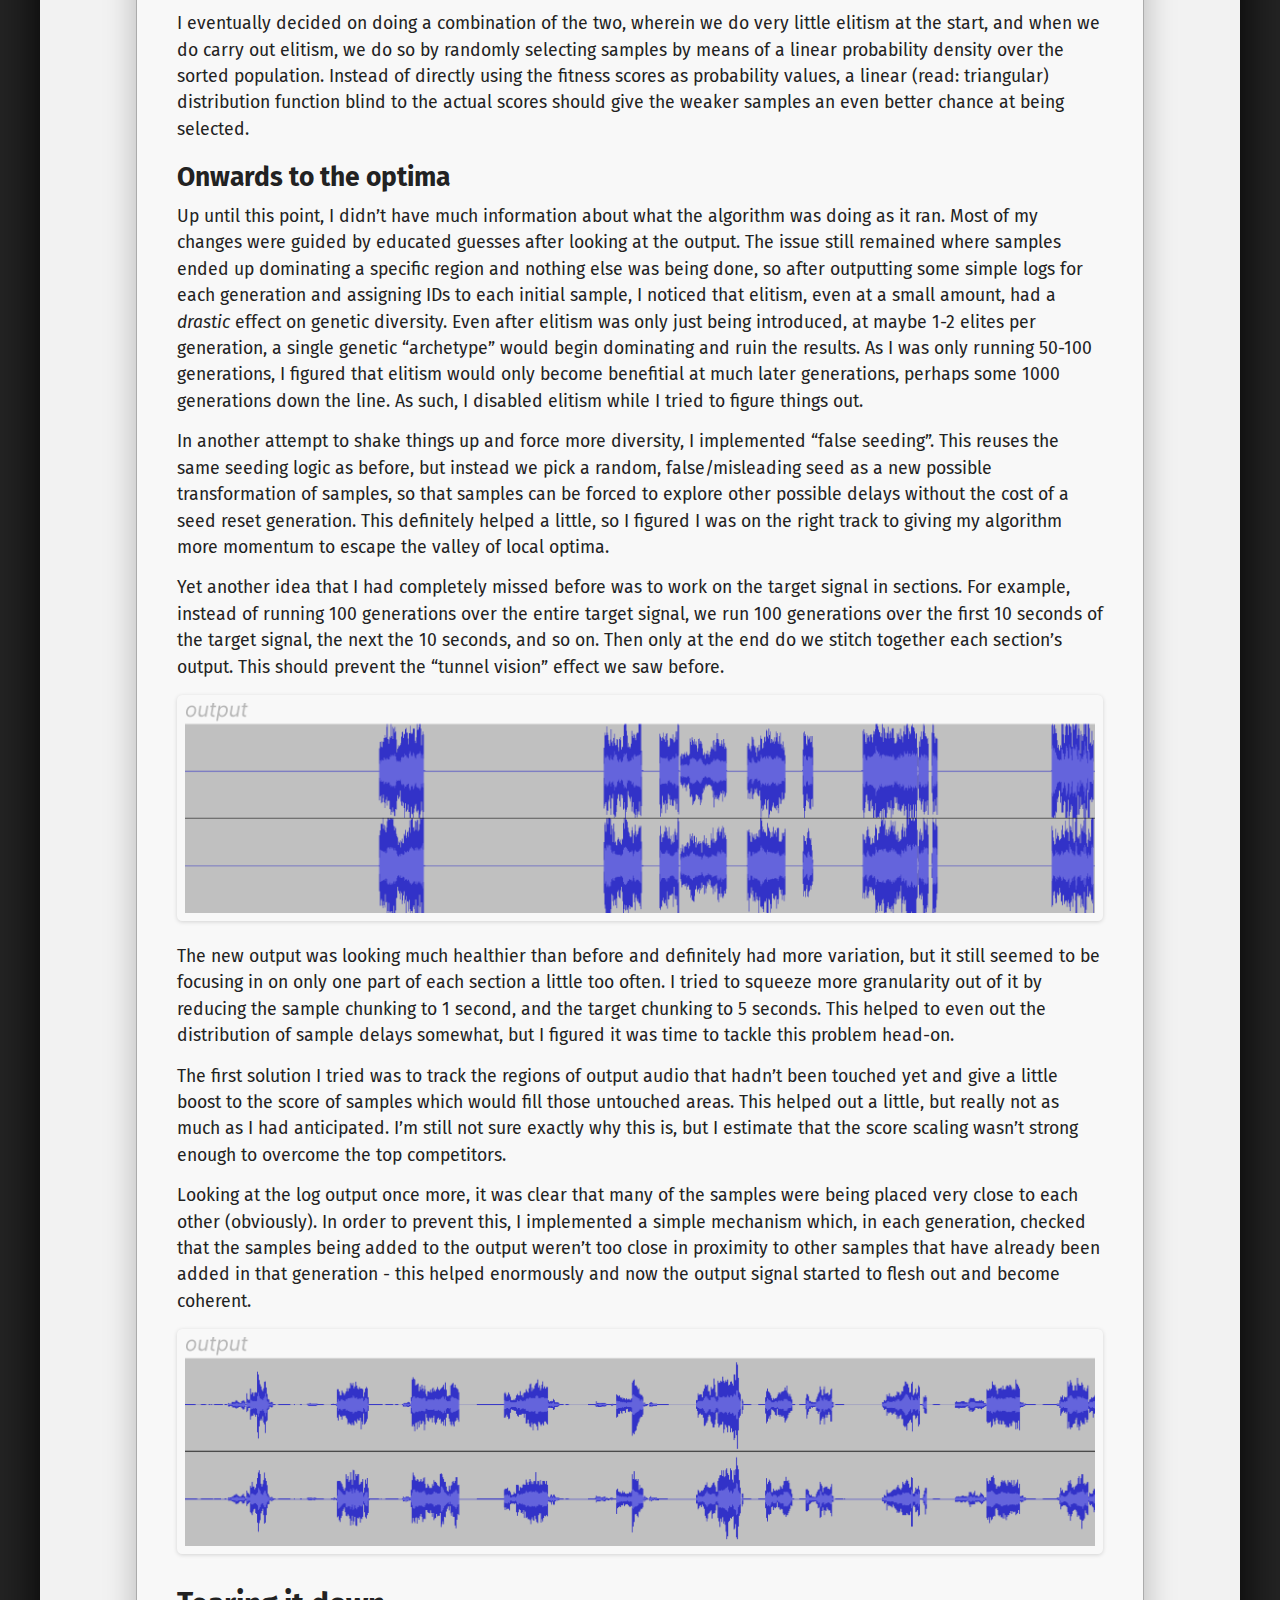
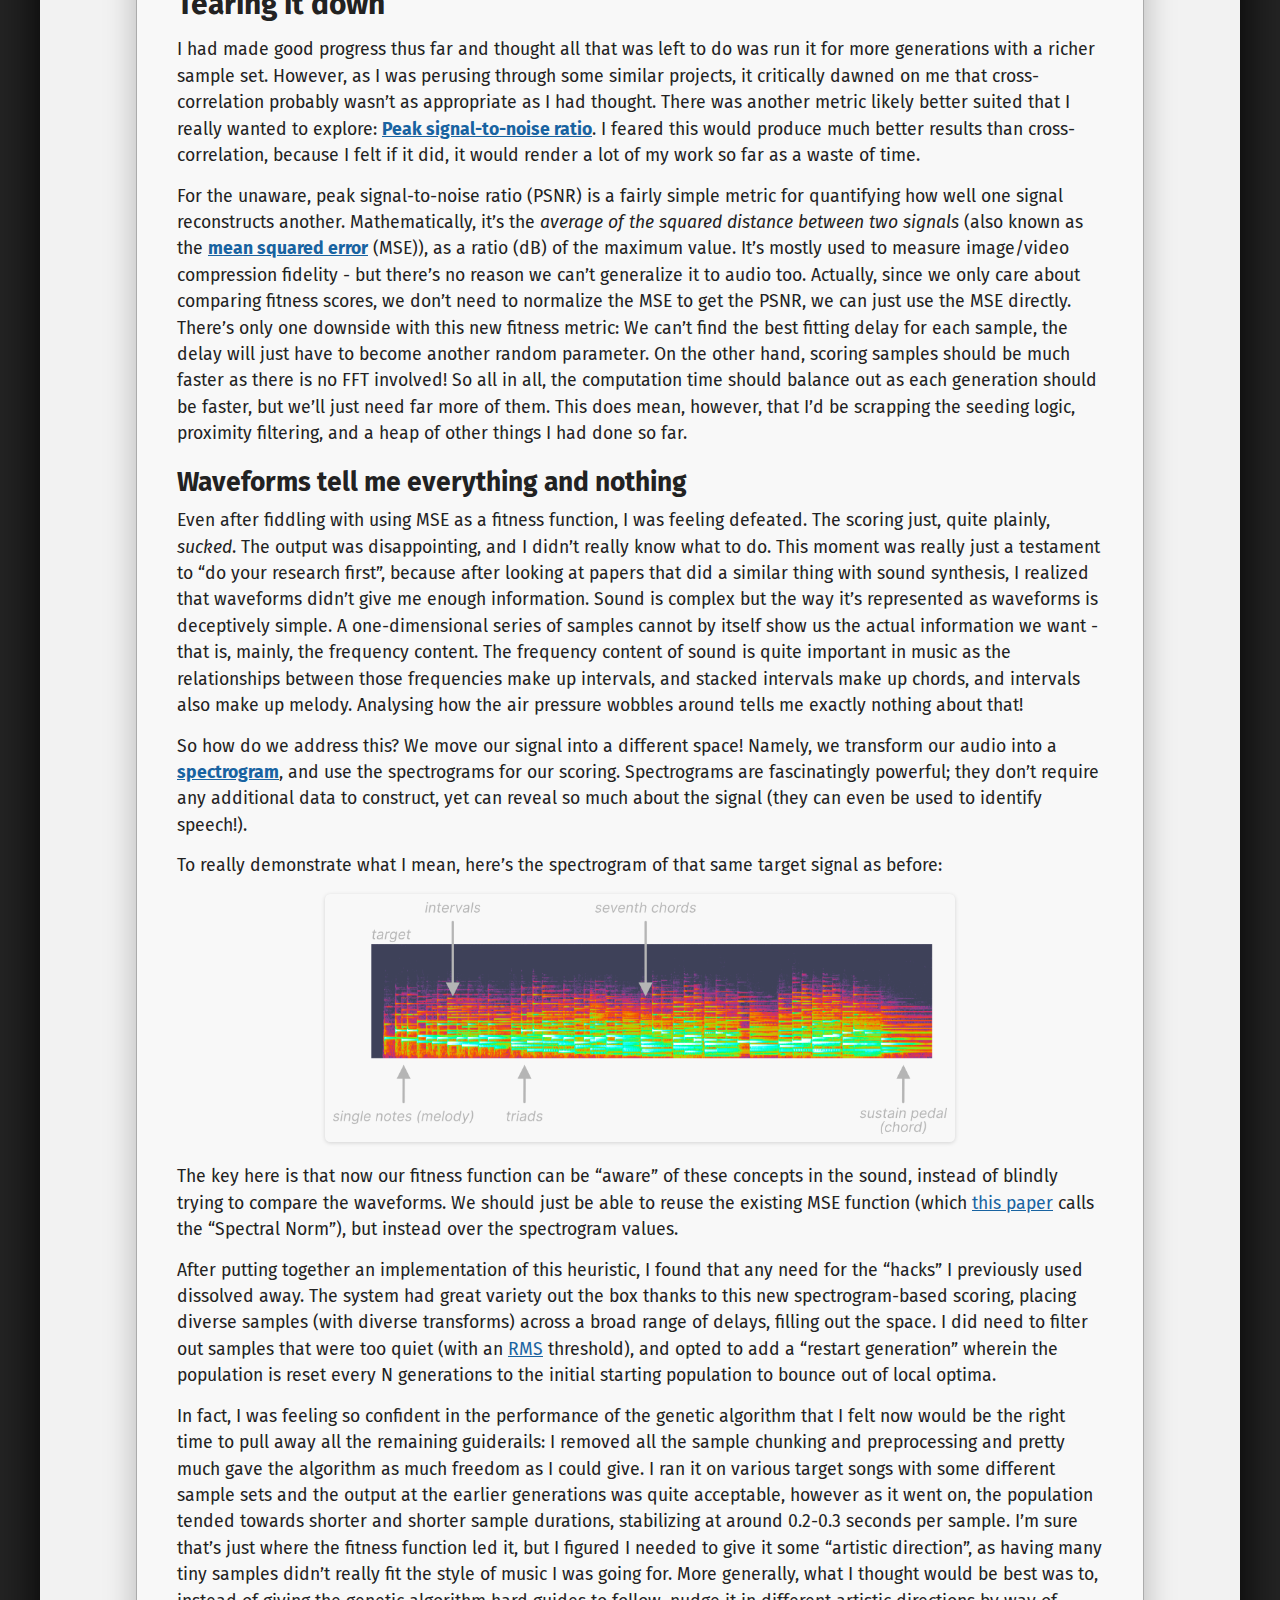
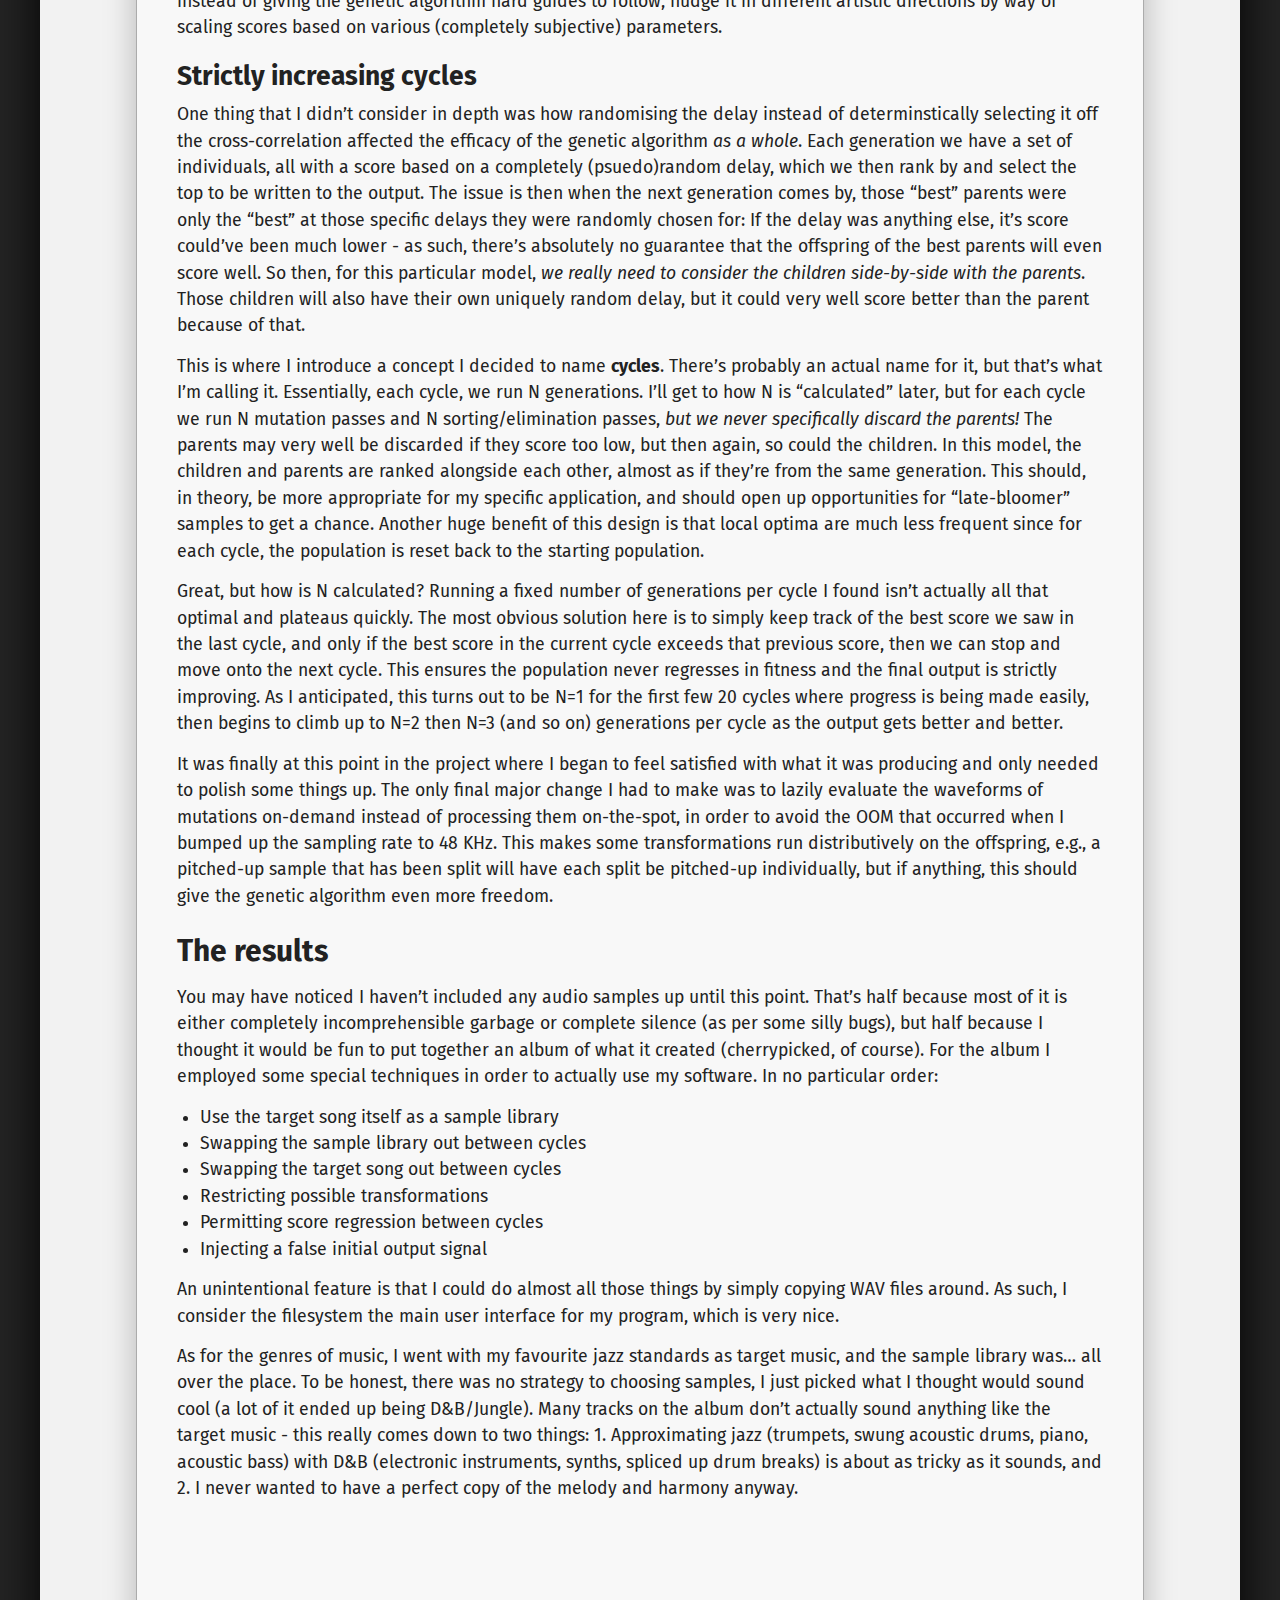
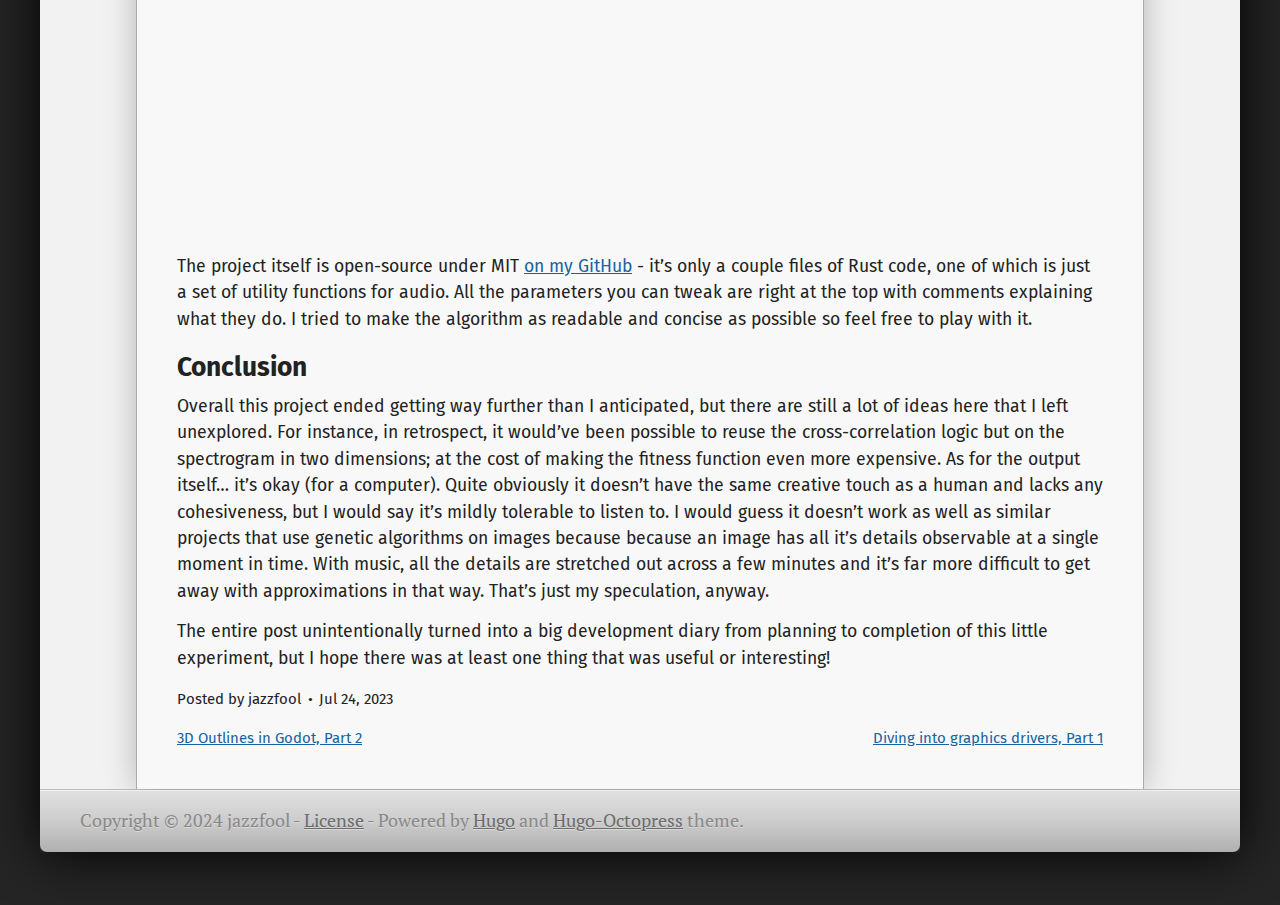
<file: post/phenotune/index.html>
<!doctype html><html xmlns=http://www.w3.org/1999/xhtml xml:lang=en lang=en-us><head><meta charset=utf-8><meta name=viewport content="width=device-width,minimum-scale=1,maximum-scale=1"><link href=/css/fonts.css rel=stylesheet type=text/css><title>Reconstructing music with genetic algorithms</title><link rel=stylesheet href=/css/hugo-octopress.css><link rel=stylesheet href=/styles.css><link rel=stylesheet href=/css/fork-awesome.min.css><link href=/favicon.png rel=icon><meta name=description content><meta name=keywords content><meta name=author content="jazzfool"><meta name=generator content="Hugo 0.85.0"></head><body><header role=banner><hgroup><h1><a href=/>$ jazzfool.github.io</a></h1><h2></h2></hgroup></header><nav role=navigation><fieldset class=mobile-nav><select onchange="location=this.value"><option value>Navigate…</option><option value=/>» Articles</option><option value=https://github.com/jazzfool>» GitHub</option></select></fieldset><ul class=main-navigation><li><a href=/ title=Articles>Articles</a></li><li><a href=https://github.com/jazzfool title=GitHub target=_blank rel="noopener noreferrer">GitHub</a></li></ul><ul class=subscription></ul></nav><div id=main><div id=content><div><article class=hentry role=article><header><p class=meta>Jul 24, 2023
- 20 minute read</p><h1 class=entry-title>Reconstructing music with genetic algorithms</h1></header><div class=entry-content><nav id=TableOfContents><ul><li><ul><li><a href=#introduction>Introduction</a></li><li><a href=#a-very-brief-primer-on-genetic-algorithms>A (very) brief primer on genetic algorithms</a></li><li><a href=#audio-and-musical-audio>Audio and musical audio</a><ul><li><a href=#a-worked-example>A worked example</a></li></ul></li><li><a href=#at-a-snails-pace>At a snail&rsquo;s pace</a></li><li><a href=#stuck-in-the-middle-of-nowhere>Stuck in the middle of nowhere</a></li><li><a href=#onwards-to-the-optima>Onwards to the optima</a></li></ul></li><li><a href=#tearing-it-down>Tearing it down</a><ul><li><a href=#waveforms-tell-me-everything-and-nothing>Waveforms tell me everything and nothing</a></li><li><a href=#strictly-increasing-cycles>Strictly increasing cycles</a></li></ul></li><li><a href=#the-results>The results</a><ul><li><a href=#conclusion>Conclusion</a></li></ul></li></ul></nav><h2 id=introduction>Introduction</h2><p>I&rsquo;ve been listening to
<a href=https://en.wikipedia.org/wiki/Scott_Herren target=_blank rel=noopener>Prefuse 73</a> and
<a href=https://en.wikipedia.org/wiki/Pogo_%28musician%29 target=_blank rel=noopener>Pogo</a> lately, who are electronic music producers defined by their aggressive use of track sampling in order to create melody and harmony, rather than taking the more &ldquo;direct&rdquo; approach of sampling individual instruments. This creates for very stylistic music where you can almost hear the individual brush strokes of sound -
<a href="https://www.youtube.com/watch?v=M7dFFEwp15U" target=_blank rel=noopener>this song</a> a great example of this.</p><p>I&rsquo;ve also been looking at some cool projects that perform image/video reconstruction built off of simpler shapes, using a genetic algorithm.</p><p>For example,
<a href=https://github.com/Th3NiKo/Genetic-algorithm-image-reconstruction target=_blank rel=noopener>this project</a> can reconstruct an image from shapes or text! Like, perhaps, a grayscale Mona Lisa reconstructed with letters of the alphabet:</p><p align=center><img src=/static/phenotune/7.gif alt="a grayscale Mona Lisa reconstructed with Latin glyphs"></p><p>Well, an image is just a two dimensional signal, and audio is just a one dimensional signal, so why couldn&rsquo;t I, instead of visually approximating an image, &ldquo;audially&rdquo; approximate some music, just like Prefuse 73? (but probably far worse)</p><h2 id=a-very-brief-primer-on-genetic-algorithms>A (very) brief primer on genetic algorithms</h2><p>Genetic algorithms, at least the kind I&rsquo;m thinking of, are actually very simple in theory!</p><p>Firstly, you need an input target signal and a set of &ldquo;building block&rdquo; signals (we&rsquo;ll call these the individuals of a population). You can really transform and combine the individuals together in however way you want in order to get a set of &ldquo;descendant&rdquo; individuals - offspring, if you like. Then, you score every individual, seeing how well they fit your end goal. The worst fitting individuals are removed, and the remaining individuals are, again, transformed in various random ways to get some more descendants. This process repeats a few more times, after which we take the very best individual we found, add it to our output signal, and the start the entire process over again.</p><p>We keep doing this until we&rsquo;re happy with how closely we&rsquo;ve managed to approximate our end goal.</p><p>This is called a genetic algorithm because it&rsquo;s a lot like how genetic evolution works. Offspring of a population are slightly different to their ancestors, and this can either make them a better or worse fit for the environment. The best offspring go on to survive and proliferate further, and the worst offspring die off.</p><h2 id=audio-and-musical-audio>Audio and musical audio</h2><p>Now to tackle this problem more concretely, we need to figure out some key details. We know audio is represented as a series of scalar samples (the sampling rate is not very important as long as it&rsquo;s consistent). Since it is a signal, there are <em>a lot</em> (read: infinite) different transformations we could apply, but, let&rsquo;s not forget we are working with <strong>music</strong>. With that in mind, how could we transform the signal without losing it&rsquo;s &ldquo;musicality&rdquo;?</p><p>We could&mldr;</p><ul><li>Split the signal</li><li>Reverse the signal</li><li>Change the pitch/speed</li><li>Change the amplitude</li><li>Add two signals together (crossover)</li><li>Apply low/high shelf gain</li></ul><p>There are definitely also some other ways we could transform music samples that I missed, but I&rsquo;d like to keep it simple for now. We will randomly select and use these transformations with random parameters to create our sample descendants (our &ldquo;offspring&rdquo;).</p><p>Again, in keeping with simple transformations, the signal will just be split randomly at some point in the middle 2/4ths, producing the left and right slice. I&rsquo;m also not going to employ any special techniques for adjusting pitch and speed independently, I&rsquo;m just going to resample it to a frequency ratio based on a random number of cents, changing both speed and pitch simultaneously.</p><p>I&rsquo;d like to use a large sample library of entire songs, but sampling entire songs seems&mldr; suboptimal. It would be a good idea (purely guided by intuition) to pre-slice the sample library into smaller chunks of, say, 5 seconds to work with.</p><p>Perhaps the biggest difference to image reconstruction is that we can&rsquo;t change the color content of our samples like we can with visual media. When picking a point on the image to place a new sample, you can take an average color of that area and use that value to recolor the sample, essentially giving some &ldquo;hints&rdquo; to the genetic algorithm.</p><p>For audio, we could actually do something even more powerful and pick the best offset for a sample based on its similarity using an operation called
<a href=https://en.wikipedia.org/wiki/Cross-correlation target=_blank rel=noopener><strong>cross-correlation</strong></a>. For the unaware, cross-correlation is an operation on two signals which is best described as sliding one signal across another, and for each offset we create a new signal of their <strong>dot product</strong> (the dot product can be used as a measure of signal similarity). If we do this for our sample, the maxima of the cross-correlation signal gives us not only the best offset where similarity of the signals is highest, but also a value which we can use to measure the fitness of the sample.</p><h3 id=a-worked-example>A worked example</h3><p>So to sum up my ideas: We start with a target signal, and set of sample signals. In our example, let&rsquo;s just use a single sample signal (generation 0):</p><p align=center><img src=/static/phenotune/d-s1.png alt="a target signal and a sample signal" width=200></p><p>We can transform that sample signal in various ways to create descendants (generation 1):</p><p align=center><img src=/static/phenotune/d-s2.png alt="sample signal with descendants that have been pitched up, reversed, and split" width=300></p><p>Let&rsquo;s just look at one of these descendants now - the reversed sample. We can run another generation of transformations. For example, the reversed sample could be pitched up (generation 2).</p><p align=center><img src=/static/phenotune/d-s3.png alt="the reversed sample being pitched up" width=220></p><p>After we&rsquo;ve gone through a few generations, we should now have quite a few variations of that initial sample we started with. We&rsquo;ll run cross-correlation for each one and look at the peak value. Let&rsquo;s see what happens with that reversed and pitched up sample in generation 2:</p><p align=center><img src=/static/phenotune/d-s4.png alt="the pitched up sample cross-correlated with the target signal, producing a cross-correlation signal" width=220></p><p>We see a peak in the cross-correlation signal, telling us two things: <strong>1.</strong> Where the sample fits best in the signal (on the x-axis), and <strong>2.</strong> The similarity at that place where it fits best (on the y-axis).</p><p>Now we can order all the transformed samples from every generation by their similarity score (based on the peak value), and take the very best sample to add to our output signal. We can also use the top percentile of signals as generation 0 for the next generation and drop the worst ones.</p><p align=center><img src=/static/phenotune/d-s5.png alt="the samples ordered by similarity score, eliminating the worst samples, and taking the very best sample" width=300></p><h2 id=at-a-snails-pace>At a snail&rsquo;s pace</h2><p>After throwing together some code (in Rust, of course) and fixing up some small bugs, it was&mldr; slow. Very. Very. Slow. With approximately 2000 5-second samples, even after reducing all the parameters, it couldn&rsquo;t get past a single generation on my 6-core AMD CPU within an hour (after which point I just stopped it).</p><p>To be completely honest, I sort of gave up on this project for a few days as I really didn&rsquo;t have any ideas to significantly speed it up. I knew I would definitely need some 100-1,000 (or maybe even 10,000) generations to get any decent result out, but that would take, quite literally, <strong>weeks</strong> to compute. The cross-correlation step was just far too expensive.</p><p>I eventually got an idea which, on paper, made a lot of sense (and to be honest I don&rsquo;t know why I didn&rsquo;t think of it earlier). The idea was to &ldquo;seed&rdquo; the offspring with the results of the ancestor&rsquo;s cross-correlation peak delay. This meant that we only had to do a cross-correlation with the entire target signal once (on the very first generation). Every subsequent cross-correlation could conservatively only look at the signal within the same approximate vicinity as the seed. This is based on the idea that if an ancestor best fit at a given delay X, it&rsquo;s most probable that the descendants would also best fit at a given delay X, plus or minus some epsilon. This, of course, meant that cross-correlation would be much faster as we could significantly narrow down our search space. However to prevent things from getting too comfortable in one position (genetic algorithms are really about shaking things up as much as possible whilst also converging on a solution), we&rsquo;ll ignore the seeding every, say, 10 generations - I&rsquo;ll call these &ldquo;seed reset generations&rdquo;.</p><p>Indeed, this worked excellently and each generation after the initial &ldquo;seeding&rdquo; generation was roughly 8-10x faster.</p><h2 id=stuck-in-the-middle-of-nowhere>Stuck in the middle of nowhere</h2><p>I was excited to hear what it could produce now that I could actually run 100 or so generations! What came out was quite underwhelming. The output signal was mostly silence, occasionally broken by a few samples. I was expecting to hear roughly 1000 samples (outputting 10 of the best samples per generation). It seemed like the same of the few samples were being placed in the same spot, essentially overwriting what was already there in the previous generation. This is a well-known phenomenon in genetic algorithms and is called <strong>premature convergence</strong>.</p><p align=center><img src=/static/phenotune/d-ex1.png alt="the output signal is mostly zero, with only a few samples placed here and there. side by side with the target a lot of desired data is missing" height=330></p><p>Now, I did hazard a guess that the reason this was happening was because I had implemented <strong>elitism</strong>. Elitism is an optional step in a genetic algorithm where some top percentile of the current generation directly survives into the next generation. Unfortunately, what can happen here is that those elite candidates continue to dominate on subsequent generations and the rest of the population doesn&rsquo;t have a chance to be selected. This is problematic because there definitely are other candidates that have <em>potential</em> to become a very good solution (after a few generations), but are only suppressed. In other words, our solution is <em>stuck in the middle of nowhere</em>.</p><p>After doing some light research on this issue (lucky me, genetic algorithms are quite well-researched), there seemed to be two options:</p><ul><li>Cross your fingers and mutate more aggressively: The internet people told me this fit better for a small search space</li><li>Apply elitism more strategically</li></ul><p>The first approach did indeed make sense for a <em>small</em> search space, but I highly doubted it would work well for my situation as randomly stumbling upon a really good solution from a batch of bad solutions would be exceedingly unlikely and thus would take an unreasonable number of generations (keep in mind, at 44.1 kHz and 60 seconds of audio, that&rsquo;s over 2.6 million &ldquo;genes&rdquo; - my search space is very large).</p><p>So what&rsquo;s the second approach all about? Well, having a simple fixed elitism percentile would quickly cause premature convergence, so how else could we apply elitism? I saw a couple ways:</p><ul><li>Begin to apply elitism towards the end of the algorithm, with little to no elitism at the start where initial solutions are being figured out</li><li>Use the fitness score as random weighting to pick the elite</li></ul><p>I eventually decided on doing a combination of the two, wherein we do very little elitism at the start, and when we do carry out elitism, we do so by randomly selecting samples by means of a linear probability density over the sorted population. Instead of directly using the fitness scores as probability values, a linear (read: triangular) distribution function blind to the actual scores should give the weaker samples an even better chance at being selected.</p><h2 id=onwards-to-the-optima>Onwards to the optima</h2><p>Up until this point, I didn&rsquo;t have much information about what the algorithm was doing as it ran. Most of my changes were guided by educated guesses after looking at the output. The issue still remained where samples ended up dominating a specific region and nothing else was being done, so after outputting some simple logs for each generation and assigning IDs to each initial sample, I noticed that elitism, even at a small amount, had a <em>drastic</em> effect on genetic diversity. Even after elitism was only just being introduced, at maybe 1-2 elites per generation, a single genetic &ldquo;archetype&rdquo; would begin dominating and ruin the results. As I was only running 50-100 generations, I figured that elitism would only become benefitial at much later generations, perhaps some 1000 generations down the line. As such, I disabled elitism while I tried to figure things out.</p><p>In another attempt to shake things up and force more diversity, I implemented &ldquo;false seeding&rdquo;. This reuses the same seeding logic as before, but instead we pick a random, false/misleading seed as a new possible transformation of samples, so that samples can be forced to explore other possible delays without the cost of a seed reset generation. This definitely helped a little, so I figured I was on the right track to giving my algorithm more momentum to escape the valley of local optima.</p><p>Yet another idea that I had completely missed before was to work on the target signal in sections. For example, instead of running 100 generations over the entire target signal, we run 100 generations over the first 10 seconds of the target signal, the next the 10 seconds, and so on. Then only at the end do we stitch together each section&rsquo;s output. This should prevent the &ldquo;tunnel vision&rdquo; effect we saw before.</p><p align=center><img src=/static/phenotune/d-ex2.png alt="the output signal is a lot more varied, but there are still sections of silence" height=150></p><p>The new output was looking much healthier than before and definitely had more variation, but it still seemed to be focusing in on only one part of each section a little too often. I tried to squeeze more granularity out of it by reducing the sample chunking to 1 second, and the target chunking to 5 seconds. This helped to even out the distribution of sample delays somewhat, but I figured it was time to tackle this problem head-on.</p><p>The first solution I tried was to track the regions of output audio that hadn&rsquo;t been touched yet and give a little boost to the score of samples which would fill those untouched areas. This helped out a little, but really not as much as I had anticipated. I&rsquo;m still not sure exactly why this is, but I estimate that the score scaling wasn&rsquo;t strong enough to overcome the top competitors.</p><p>Looking at the log output once more, it was clear that many of the samples were being placed very close to each other (obviously). In order to prevent this, I implemented a simple mechanism which, in each generation, checked that the samples being added to the output weren&rsquo;t too close in proximity to other samples that have already been added in that generation - this helped enormously and now the output signal started to flesh out and become coherent.</p><p align=center><img src=/static/phenotune/d-ex3.png alt="the output signal very varied and not many silences" height=150></p><h1 id=tearing-it-down>Tearing it down</h1><p>I had made good progress thus far and thought all that was left to do was run it for more generations with a richer sample set. However, as I was perusing through some similar projects, it critically dawned on me that cross-correlation probably wasn&rsquo;t as appropriate as I had thought. There was another metric likely better suited that I really wanted to explore:
<a href=https://en.wikipedia.org/wiki/Peak_signal-to-noise_ratio target=_blank rel=noopener><strong>Peak signal-to-noise ratio</strong></a>. I feared this would produce much better results than cross-correlation, because I felt if it did, it would render a lot of my work so far as a waste of time.</p><p>For the unaware, peak signal-to-noise ratio (PSNR) is a fairly simple metric for quantifying how well one signal reconstructs another. Mathematically, it&rsquo;s the <em>average of the squared distance between two signals</em> (also known as the
<a href=https://en.wikipedia.org/wiki/Mean_squared_error target=_blank rel=noopener><strong>mean squared error</strong></a> (MSE)), as a ratio (dB) of the maximum value. It&rsquo;s mostly used to measure image/video compression fidelity - but there&rsquo;s no reason we can&rsquo;t generalize it to audio too. Actually, since we only care about comparing fitness scores, we don&rsquo;t need to normalize the MSE to get the PSNR, we can just use the MSE directly. There&rsquo;s only one downside with this new fitness metric: We can&rsquo;t find the best fitting delay for each sample, the delay will just have to become another random parameter. On the other hand, scoring samples should be much faster as there is no FFT involved! So all in all, the computation time should balance out as each generation should be faster, but we&rsquo;ll just need far more of them. This does mean, however, that I&rsquo;d be scrapping the seeding logic, proximity filtering, and a heap of other things I had done so far.</p><h2 id=waveforms-tell-me-everything-and-nothing>Waveforms tell me everything and nothing</h2><p>Even after fiddling with using MSE as a fitness function, I was feeling defeated. The scoring just, quite plainly, <em>sucked</em>. The output was disappointing, and I didn&rsquo;t really know what to do. This moment was really just a testament to &ldquo;do your research first&rdquo;, because after looking at papers that did a similar thing with sound synthesis, I realized that waveforms didn&rsquo;t give me enough information. Sound is complex but the way it&rsquo;s represented as waveforms is deceptively simple. A one-dimensional series of samples cannot by itself show us the actual information we want - that is, mainly, the frequency content. The frequency content of sound is quite important in music as the relationships between those frequencies make up intervals, and stacked intervals make up chords, and intervals also make up melody. Analysing how the air pressure wobbles around tells me exactly nothing about that!</p><p>So how do we address this? We move our signal into a different space! Namely, we transform our audio into a
<a href=https://en.wikipedia.org/wiki/Spectrogram target=_blank rel=noopener><strong>spectrogram</strong></a>, and use the spectrograms for our scoring. Spectrograms are fascinatingly powerful; they don&rsquo;t require any additional data to construct, yet can reveal so much about the signal (they can even be used to identify speech!).</p><p>To really demonstrate what I mean, here&rsquo;s the spectrogram of that same target signal as before:</p><p align=center><img src=/static/phenotune/d-ex4.png alt="an annotated spectrogram of the target signal" width=630></p><p>The key here is that now our fitness function can be &ldquo;aware&rdquo; of these concepts in the sound, instead of blindly trying to compare the waveforms. We should just be able to reuse the existing MSE function (which
<a href=https://www.doc.ic.ac.uk/teaching/distinguished-projects/2011/a.johnson.pdf target=_blank rel=noopener>this paper</a> calls the &ldquo;Spectral Norm&rdquo;), but instead over the spectrogram values.</p><p>After putting together an implementation of this heuristic, I found that any need for the &ldquo;hacks&rdquo; I previously used dissolved away. The system had great variety out the box thanks to this new spectrogram-based scoring, placing diverse samples (with diverse transforms) across a broad range of delays, filling out the space. I did need to filter out samples that were too quiet (with an
<a href=https://en.wikipedia.org/wiki/Root_mean_square target=_blank rel=noopener>RMS</a> threshold), and opted to add a &ldquo;restart generation&rdquo; wherein the population is reset every N generations to the initial starting population to bounce out of local optima.</p><p>In fact, I was feeling so confident in the performance of the genetic algorithm that I felt now would be the right time to pull away all the remaining guiderails: I removed all the sample chunking and preprocessing and pretty much gave the algorithm as much freedom as I could give. I ran it on various target songs with some different sample sets and the output at the earlier generations was quite acceptable, however as it went on, the population tended towards shorter and shorter sample durations, stabilizing at around 0.2-0.3 seconds per sample. I&rsquo;m sure that&rsquo;s just where the fitness function led it, but I figured I needed to give it some &ldquo;artistic direction&rdquo;, as having many tiny samples didn&rsquo;t really fit the style of music I was going for. More generally, what I thought would be best was to, instead of giving the genetic algorithm hard guides to follow, nudge it in different artistic directions by way of scaling scores based on various (completely subjective) parameters.</p><h2 id=strictly-increasing-cycles>Strictly increasing cycles</h2><p>One thing that I didn&rsquo;t consider in depth was how randomising the delay instead of determinstically selecting it off the cross-correlation affected the efficacy of the genetic algorithm <em>as a whole</em>. Each generation we have a set of individuals, all with a score based on a completely (psuedo)random delay, which we then rank by and select the top to be written to the output. The issue is then when the next generation comes by, those &ldquo;best&rdquo; parents were only the &ldquo;best&rdquo; at those specific delays they were randomly chosen for: If the delay was anything else, it&rsquo;s score could&rsquo;ve been much lower - as such, there&rsquo;s absolutely no guarantee that the offspring of the best parents will even score well. So then, for this particular model, <em>we really need to consider the children side-by-side with the parents</em>. Those children will also have their own uniquely random delay, but it could very well score better than the parent because of that.</p><p>This is where I introduce a concept I decided to name <strong>cycles</strong>. There&rsquo;s probably an actual name for it, but that&rsquo;s what I&rsquo;m calling it. Essentially, each cycle, we run N generations. I&rsquo;ll get to how N is &ldquo;calculated&rdquo; later, but for each cycle we run N mutation passes and N sorting/elimination passes, <em>but we never specifically discard the parents!</em> The parents may very well be discarded if they score too low, but then again, so could the children. In this model, the children and parents are ranked alongside each other, almost as if they&rsquo;re from the same generation. This should, in theory, be more appropriate for my specific application, and should open up opportunities for &ldquo;late-bloomer&rdquo; samples to get a chance. Another huge benefit of this design is that local optima are much less frequent since for each cycle, the population is reset back to the starting population.</p><p>Great, but how is N calculated? Running a fixed number of generations per cycle I found isn&rsquo;t actually all that optimal and plateaus quickly. The most obvious solution here is to simply keep track of the best score we saw in the last cycle, and only if the best score in the current cycle exceeds that previous score, then we can stop and move onto the next cycle. This ensures the population never regresses in fitness and the final output is strictly improving. As I anticipated, this turns out to be N=1 for the first few 20 cycles where progress is being made easily, then begins to climb up to N=2 then N=3 (and so on) generations per cycle as the output gets better and better.</p><p>It was finally at this point in the project where I began to feel satisfied with what it was producing and only needed to polish some things up. The only final major change I had to make was to lazily evaluate the waveforms of mutations on-demand instead of processing them on-the-spot, in order to avoid the OOM that occurred when I bumped up the sampling rate to 48 KHz. This makes some transformations run distributively on the offspring, e.g., a pitched-up sample that has been split will have each split be pitched-up individually, but if anything, this should give the genetic algorithm even more freedom.</p><h1 id=the-results>The results</h1><p>You may have noticed I haven&rsquo;t included any audio samples up until this point. That&rsquo;s half because most of it is either completely incomprehensible garbage or complete silence (as per some silly bugs), but half because I thought it would be fun to put together an album of what it created (cherrypicked, of course). For the album I employed some special techniques in order to actually use my software. In no particular order:</p><ul><li>Use the target song itself as a sample library</li><li>Swapping the sample library out between cycles</li><li>Swapping the target song out between cycles</li><li>Restricting possible transformations</li><li>Permitting score regression between cycles</li><li>Injecting a false initial output signal</li></ul><p>An unintentional feature is that I could do almost all those things by simply copying WAV files around. As such, I consider the filesystem the main user interface for my program, which is very nice.</p><p>As for the genres of music, I went with my favourite jazz standards as target music, and the sample library was&mldr; all over the place. To be honest, there was no strategy to choosing samples, I just picked what I thought would sound cool (a lot of it ended up being D&B/Jungle). Many tracks on the album don&rsquo;t actually sound anything like the target music - this really comes down to two things: 1. Approximating jazz (trumpets, swung acoustic drums, piano, acoustic bass) with D&B (electronic instruments, synths, spliced up drum breaks) is about as tricky as it sounds, and 2. I never wanted to have a perfect copy of the melody and harmony anyway.</p><p align=center><iframe width=560 height=315 src=https://www.youtube.com/embed/TcYaBsBHTkE title="YouTube video player" frameborder=0 allow="accelerometer; autoplay; clipboard-write; encrypted-media; gyroscope; picture-in-picture; web-share" allowfullscreen></iframe></p><p>The project itself is open-source under MIT
<a href=https://github.com/jazzfool/phenotune target=_blank rel=noopener>on my GitHub</a> - it&rsquo;s only a couple files of Rust code, one of which is just a set of utility functions for audio. All the parameters you can tweak are right at the top with comments explaining what they do. I tried to make the algorithm as readable and concise as possible so feel free to play with it.</p><h2 id=conclusion>Conclusion</h2><p>Overall this project ended getting way further than I anticipated, but there are still a lot of ideas here that I left unexplored. For instance, in retrospect, it would&rsquo;ve been possible to reuse the cross-correlation logic but on the spectrogram in two dimensions; at the cost of making the fitness function even more expensive. As for the output itself&mldr; it&rsquo;s okay (for a computer). Quite obviously it doesn&rsquo;t have the same creative touch as a human and lacks any cohesiveness, but I would say it&rsquo;s mildly tolerable to listen to. I would guess it doesn&rsquo;t work as well as similar projects that use genetic algorithms on images because because an image has all it&rsquo;s details observable at a single moment in time. With music, all the details are stretched out across a few minutes and it&rsquo;s far more difficult to get away with approximations in that way. That&rsquo;s just my speculation, anyway.</p><p>The entire post unintentionally turned into a big development diary from planning to completion of this little experiment, but I hope there was at least one thing that was useful or interesting!</p></div><footer><p class=meta><span class="byline author vcard">Posted by <span class=fn>jazzfool</span></span>
<time>Jul 24, 2023</time></span></p><p class=meta><a class="basic-alignment left" href=/post/godot-outlines-pt2/ title="3D Outlines in Godot, Part 2">3D Outlines in Godot, Part 2</a>
<a class="basic-alignment right" href=/post/gfxdrivers-pt1/ title="Diving into graphics drivers, Part 1">Diving into graphics drivers, Part 1</a></p></footer></article></div><aside class="sidebar thirds"><section class="first odd"><p></p></section><ul class=sidebar-nav><li class=sidebar-nav-item></li></ul></aside></div></div><footer role=contentinfo><p>Copyright &copy; 2024 jazzfool - <a href=/license/>License</a> -
<span class=credit>Powered by <a target=_blank href=https://gohugo.io rel="noopener noreferrer">Hugo</a> and <a target=_blank href=https://github.com/parsiya/hugo-octopress/ rel="noopener noreferrer">Hugo-Octopress</a> theme.</p></footer></body></html>
</file>
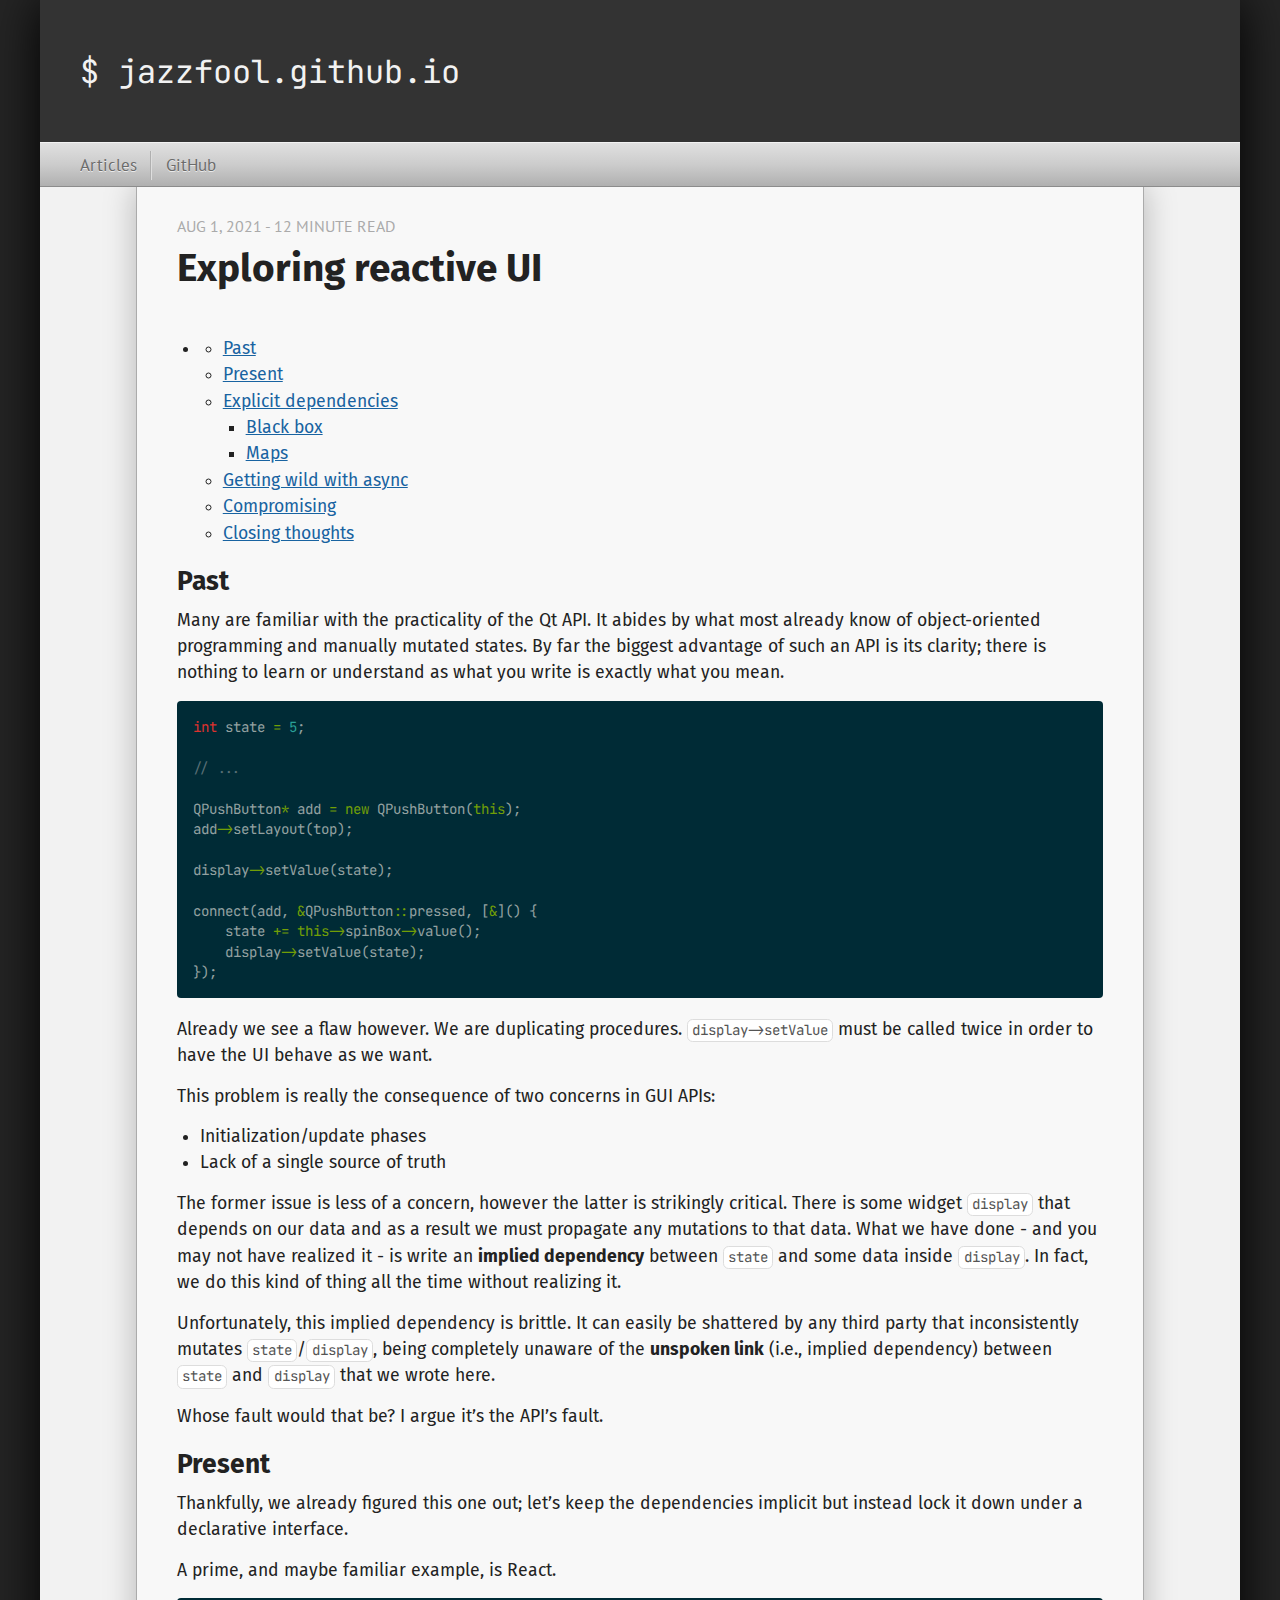
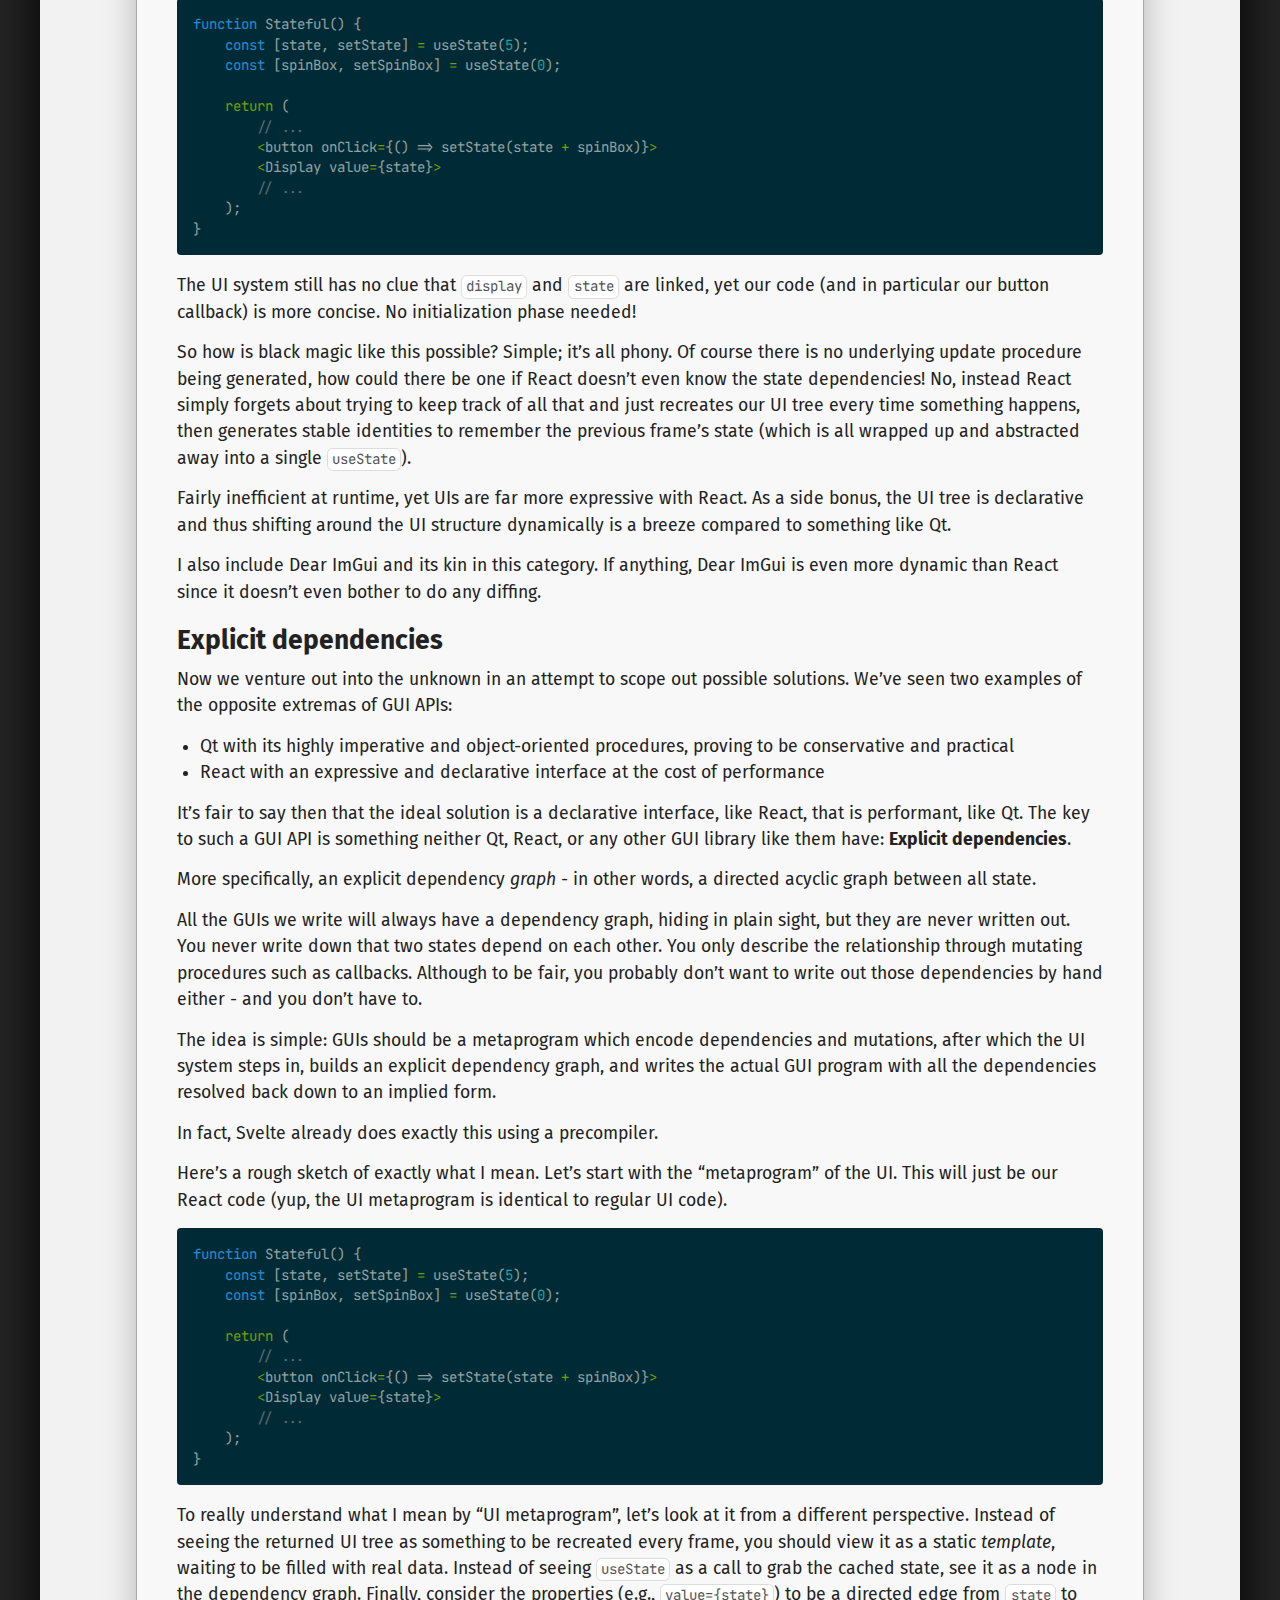
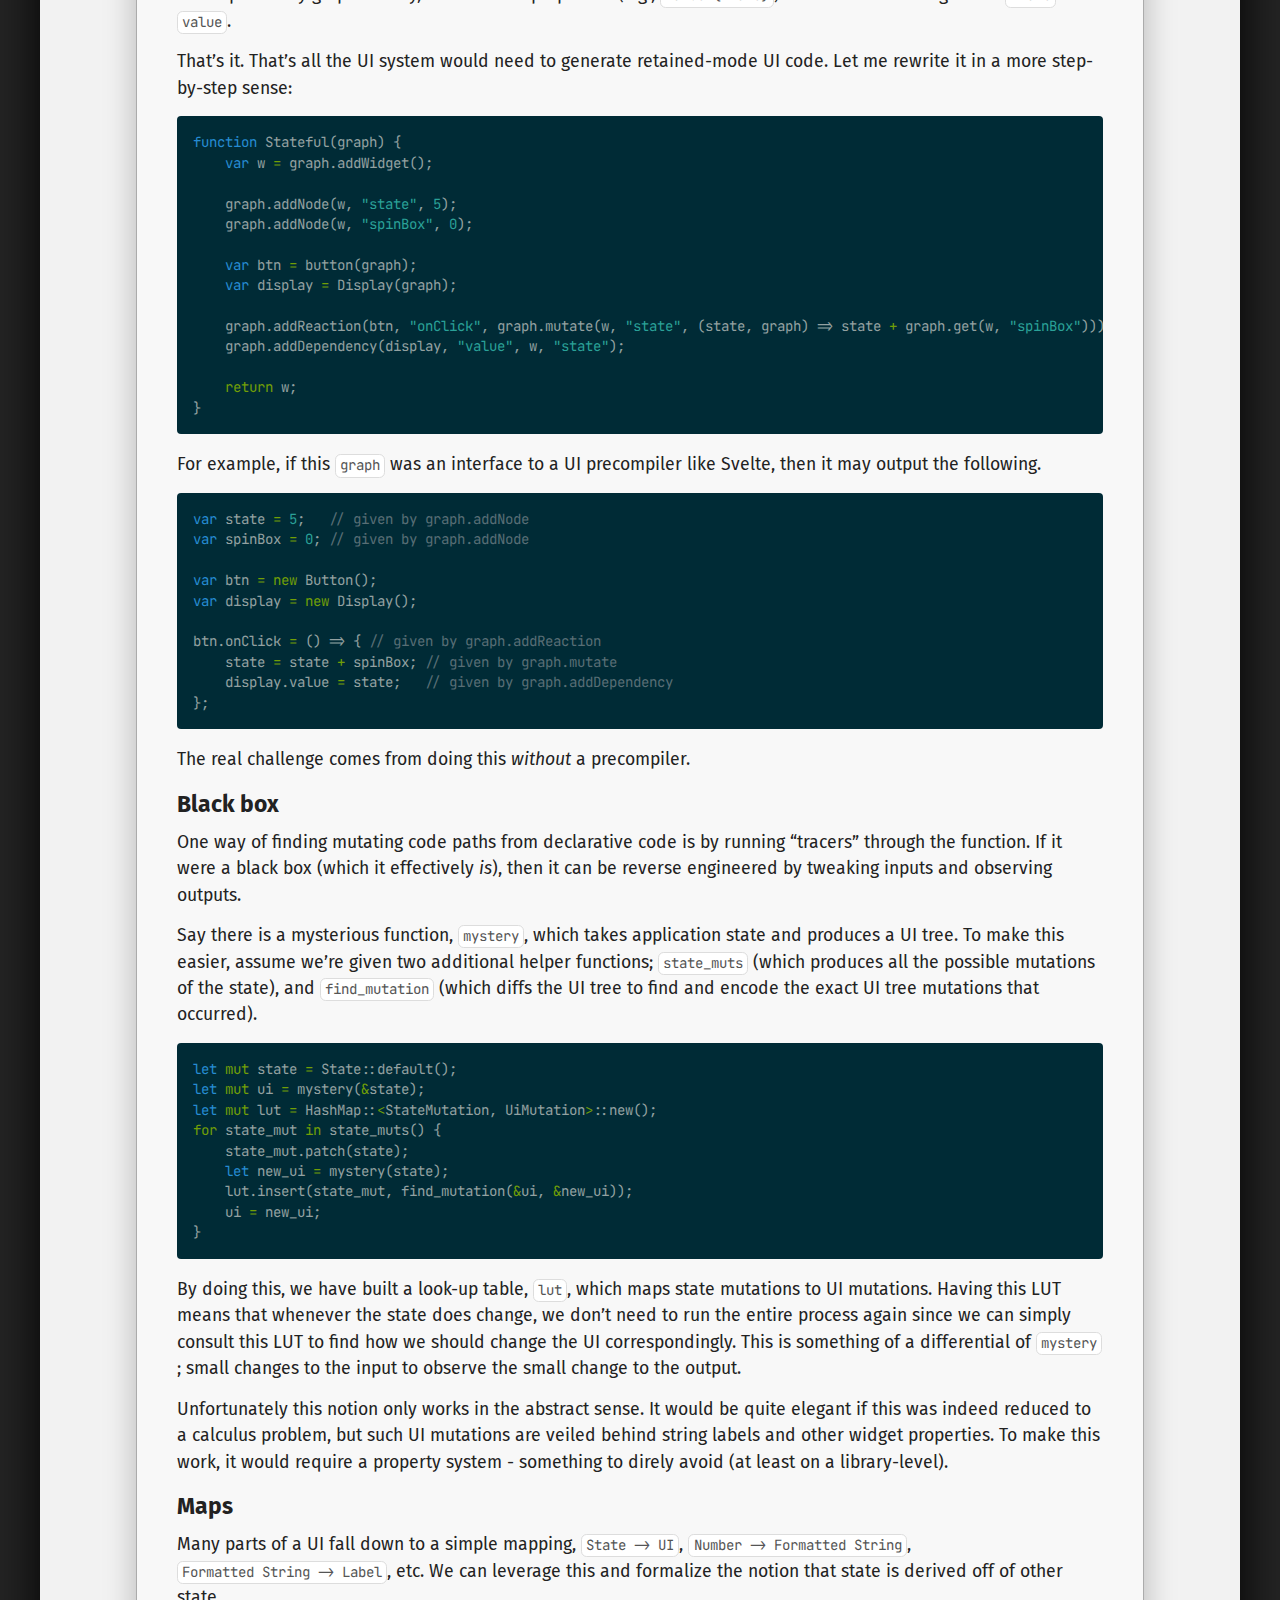
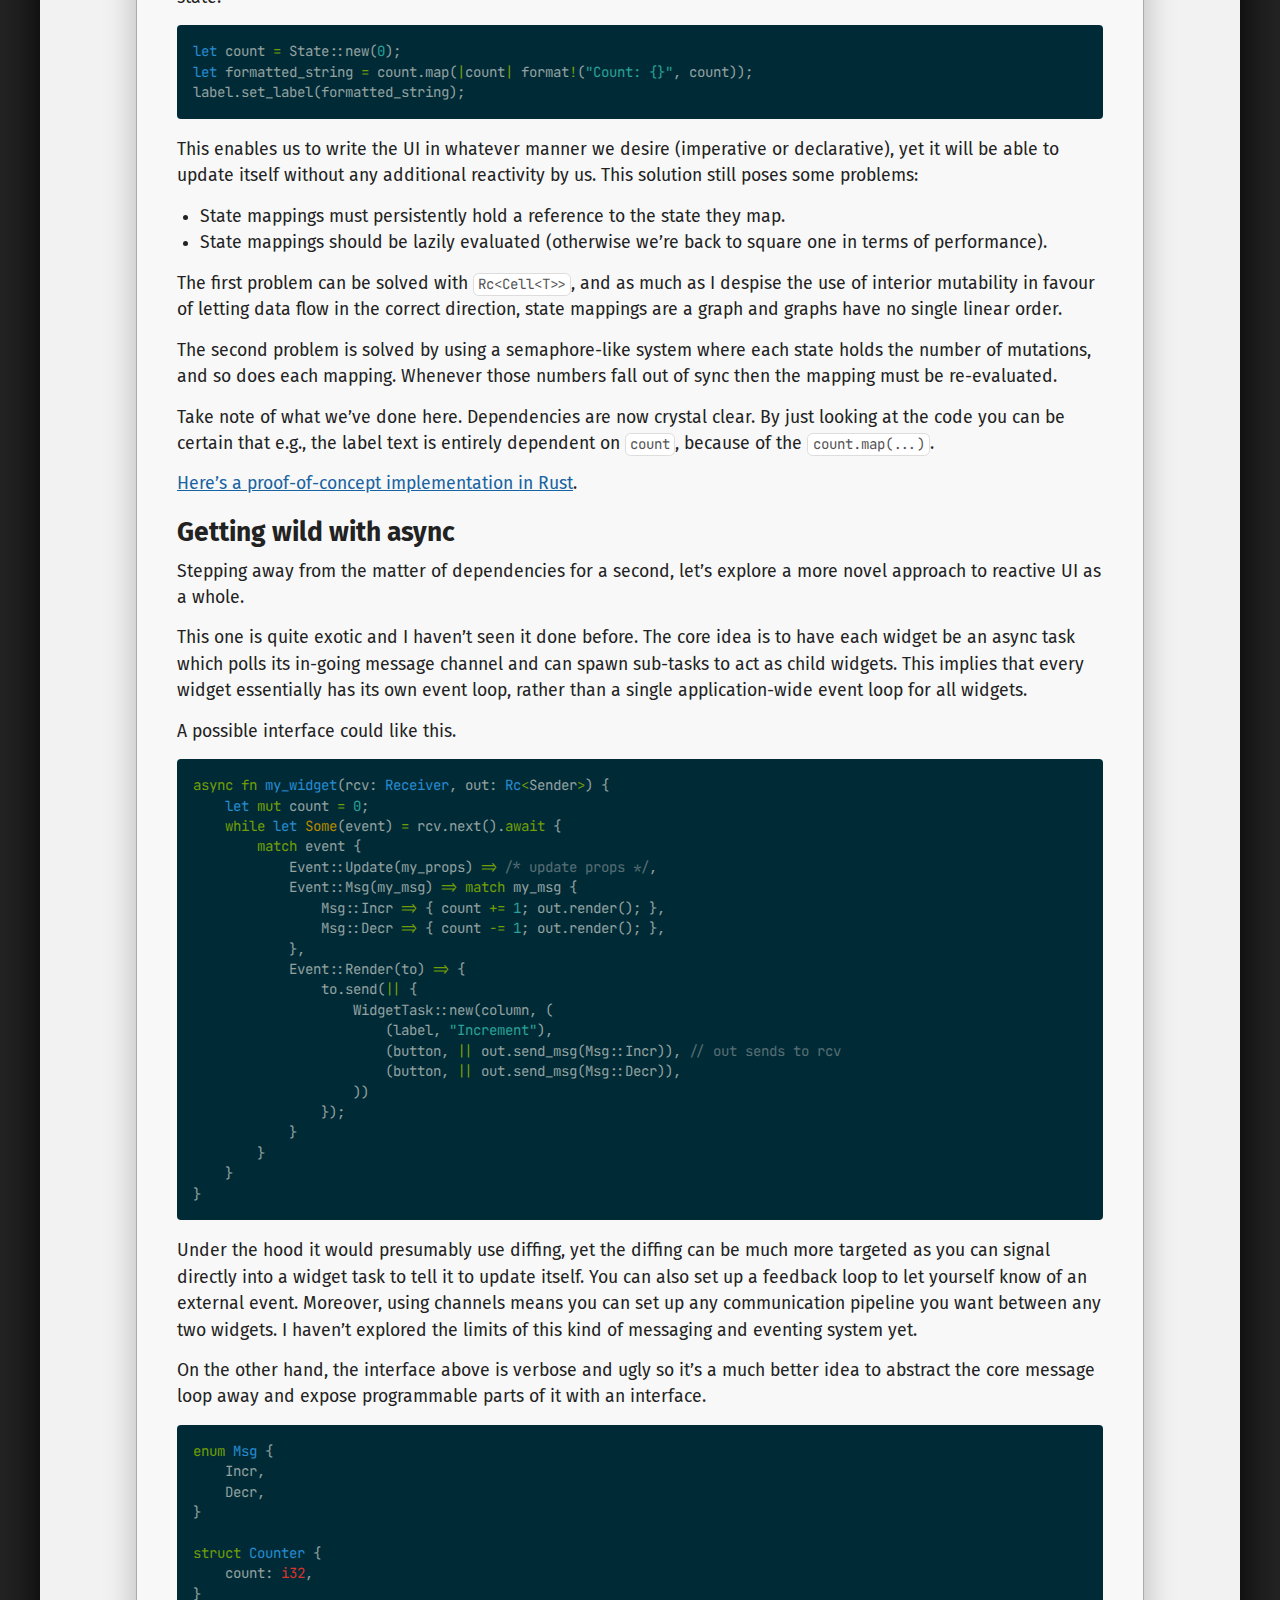
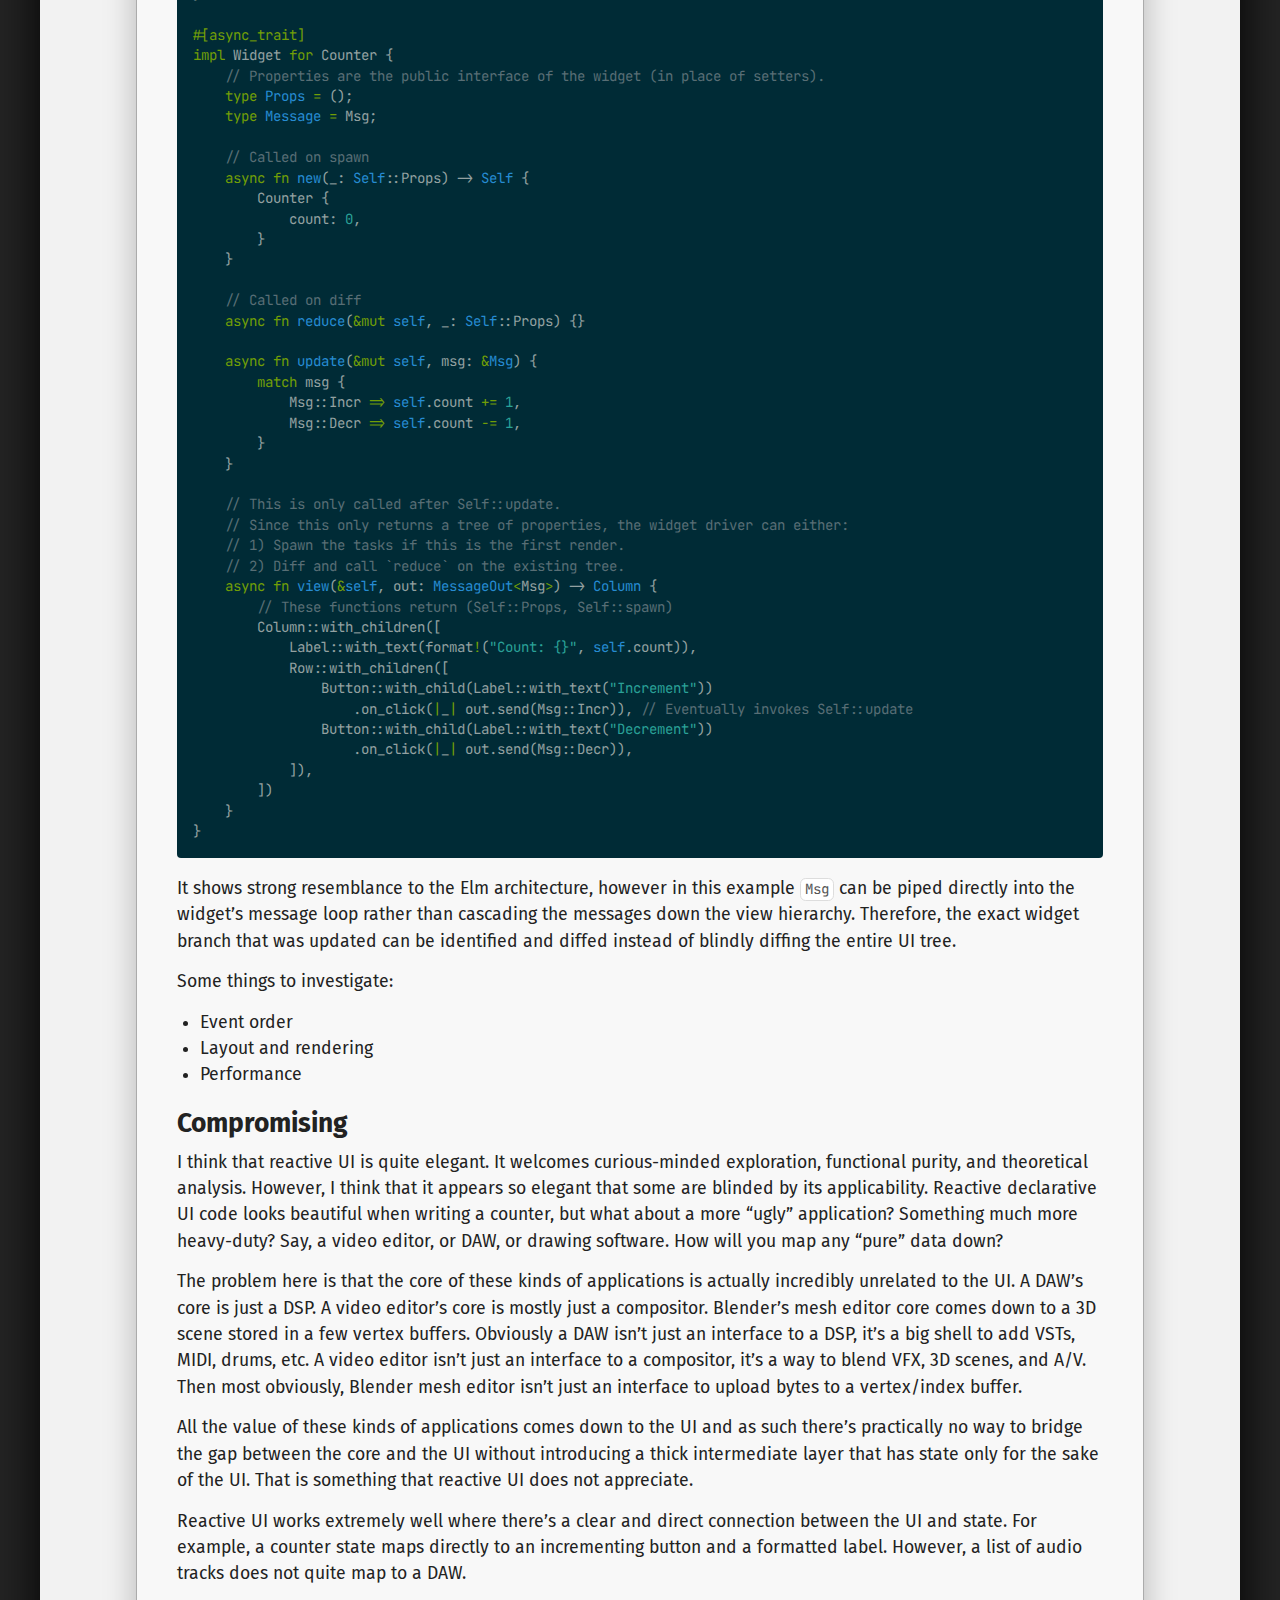
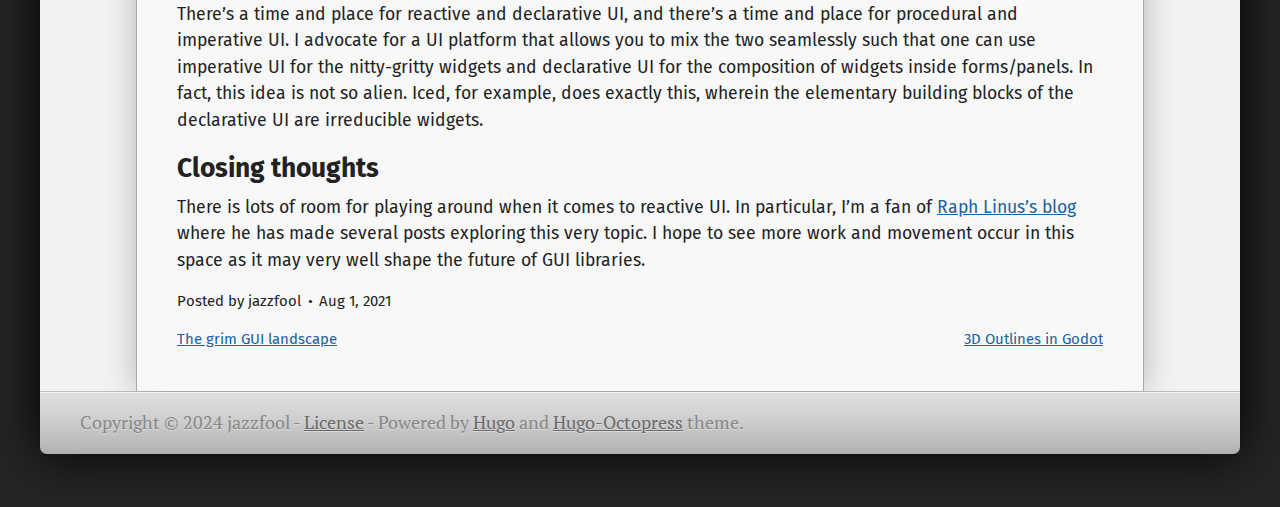
<file: post/reactive/index.html>
<!doctype html><html xmlns=http://www.w3.org/1999/xhtml xml:lang=en lang=en-us><head><meta charset=utf-8><meta name=viewport content="width=device-width,minimum-scale=1,maximum-scale=1"><link href=/css/fonts.css rel=stylesheet type=text/css><title>Exploring reactive UI</title><link rel=stylesheet href=/css/hugo-octopress.css><link rel=stylesheet href=/styles.css><link rel=stylesheet href=/css/fork-awesome.min.css><link href=/favicon.png rel=icon><meta name=description content><meta name=keywords content><meta name=author content="jazzfool"><meta name=generator content="Hugo 0.85.0"></head><body><header role=banner><hgroup><h1><a href=/>$ jazzfool.github.io</a></h1><h2></h2></hgroup></header><nav role=navigation><fieldset class=mobile-nav><select onchange="location=this.value"><option value>Navigate…</option><option value=/>» Articles</option><option value=https://github.com/jazzfool>» GitHub</option></select></fieldset><ul class=main-navigation><li><a href=/ title=Articles>Articles</a></li><li><a href=https://github.com/jazzfool title=GitHub target=_blank rel="noopener noreferrer">GitHub</a></li></ul><ul class=subscription></ul></nav><div id=main><div id=content><div><article class=hentry role=article><header><p class=meta>Aug 1, 2021
- 12 minute read</p><h1 class=entry-title>Exploring reactive UI</h1></header><div class=entry-content><nav id=TableOfContents><ul><li><ul><li><a href=#past>Past</a></li><li><a href=#present>Present</a></li><li><a href=#explicit-dependencies>Explicit dependencies</a><ul><li><a href=#black-box>Black box</a></li><li><a href=#maps>Maps</a></li></ul></li><li><a href=#getting-wild-with-async>Getting wild with async</a></li><li><a href=#compromising>Compromising</a></li><li><a href=#closing-thoughts>Closing thoughts</a></li></ul></li></ul></nav><h2 id=past>Past</h2><p>Many are familiar with the practicality of the Qt API. It abides by what most already know of object-oriented programming and manually mutated states. By far the biggest advantage of such an API is its clarity; there is nothing to learn or understand as what you write is exactly what you mean.</p><div class=highlight><pre style=color:#93a1a1;background-color:#002b36;-moz-tab-size:4;-o-tab-size:4;tab-size:4><code class=language-cpp data-lang=cpp><span style=color:#dc322f>int</span> state <span style=color:#719e07>=</span> <span style=color:#2aa198>5</span>;

<span style=color:#586e75>// ...
</span><span style=color:#586e75></span>
QPushButton<span style=color:#719e07>*</span> add <span style=color:#719e07>=</span> <span style=color:#719e07>new</span> QPushButton(<span style=color:#719e07>this</span>);
add<span style=color:#719e07>-&gt;</span>setLayout(top);

display<span style=color:#719e07>-&gt;</span>setValue(state);

connect(add, <span style=color:#719e07>&amp;</span>QPushButton<span style=color:#719e07>::</span>pressed, [<span style=color:#719e07>&amp;</span>]() {
	state <span style=color:#719e07>+=</span> <span style=color:#719e07>this</span><span style=color:#719e07>-&gt;</span>spinBox<span style=color:#719e07>-&gt;</span>value();
	display<span style=color:#719e07>-&gt;</span>setValue(state);
});
</code></pre></div><p>Already we see a flaw however. We are duplicating procedures. <code>display->setValue</code> must be called twice in order to have the UI behave as we want.</p><p>This problem is really the consequence of two concerns in GUI APIs:</p><ul><li>Initialization/update phases</li><li>Lack of a single source of truth</li></ul><p>The former issue is less of a concern, however the latter is strikingly critical. There is some widget <code>display</code> that depends on our data and as a result we must propagate any mutations to that data. What we have done - and you may not have realized it - is write an <strong>implied dependency</strong> between <code>state</code> and some data inside <code>display</code>. In fact, we do this kind of thing all the time without realizing it.</p><p>Unfortunately, this implied dependency is brittle. It can easily be shattered by any third party that inconsistently mutates <code>state</code>/<code>display</code>, being completely unaware of the <strong>unspoken link</strong> (i.e., implied dependency) between <code>state</code> and <code>display</code> that we wrote here.</p><p>Whose fault would that be? I argue it&rsquo;s the API&rsquo;s fault.</p><h2 id=present>Present</h2><p>Thankfully, we already figured this one out; let&rsquo;s keep the dependencies implicit but instead lock it down under a declarative interface.</p><p>A prime, and maybe familiar example, is React.</p><div class=highlight><pre style=color:#93a1a1;background-color:#002b36;-moz-tab-size:4;-o-tab-size:4;tab-size:4><code class=language-js data-lang=js><span style=color:#268bd2>function</span> Stateful() {
	<span style=color:#268bd2>const</span> [state, setState] <span style=color:#719e07>=</span> useState(<span style=color:#2aa198>5</span>);
	<span style=color:#268bd2>const</span> [spinBox, setSpinBox] <span style=color:#719e07>=</span> useState(<span style=color:#2aa198>0</span>);

	<span style=color:#719e07>return</span> (
		<span style=color:#586e75>// ...
</span><span style=color:#586e75></span>		<span style=color:#719e07>&lt;</span>button onClick<span style=color:#719e07>=</span>{() =&gt; setState(state <span style=color:#719e07>+</span> spinBox)}<span style=color:#719e07>&gt;</span>
		<span style=color:#719e07>&lt;</span>Display value<span style=color:#719e07>=</span>{state}<span style=color:#719e07>&gt;</span>
		<span style=color:#586e75>// ...
</span><span style=color:#586e75></span>	);
}
</code></pre></div><p>The UI system still has no clue that <code>display</code> and <code>state</code> are linked, yet our code (and in particular our button callback) is more concise. No initialization phase needed!</p><p>So how is black magic like this possible? Simple; it&rsquo;s all phony. Of course there is no underlying update procedure being generated, how could there be one if React doesn&rsquo;t even know the state dependencies! No, instead React simply forgets about trying to keep track of all that and just recreates our UI tree every time something happens, then generates stable identities to remember the previous frame&rsquo;s state (which is all wrapped up and abstracted away into a single <code>useState</code>).</p><p>Fairly inefficient at runtime, yet UIs are far more expressive with React. As a side bonus, the UI tree is declarative and thus shifting around the UI structure dynamically is a breeze compared to something like Qt.</p><p>I also include Dear ImGui and its kin in this category. If anything, Dear ImGui is even more dynamic than React since it doesn&rsquo;t even bother to do any diffing.</p><h2 id=explicit-dependencies>Explicit dependencies</h2><p>Now we venture out into the unknown in an attempt to scope out possible solutions. We&rsquo;ve seen two examples of the opposite extremas of GUI APIs:</p><ul><li>Qt with its highly imperative and object-oriented procedures, proving to be conservative and practical</li><li>React with an expressive and declarative interface at the cost of performance</li></ul><p>It&rsquo;s fair to say then that the ideal solution is a declarative interface, like React, that is performant, like Qt. The key to such a GUI API is something neither Qt, React, or any other GUI library like them have: <strong>Explicit dependencies</strong>.</p><p>More specifically, an explicit dependency <em>graph</em> - in other words, a directed acyclic graph between all state.</p><p>All the GUIs we write will always have a dependency graph, hiding in plain sight, but they are never written out. You never write down that two states depend on each other. You only describe the relationship through mutating procedures such as callbacks. Although to be fair, you probably don&rsquo;t want to write out those dependencies by hand either - and you don&rsquo;t have to.</p><p>The idea is simple: GUIs should be a metaprogram which encode dependencies and mutations, after which the UI system steps in, builds an explicit dependency graph, and writes the actual GUI program with all the dependencies resolved back down to an implied form.</p><p>In fact, Svelte already does exactly this using a precompiler.</p><p>Here&rsquo;s a rough sketch of exactly what I mean. Let&rsquo;s start with the &ldquo;metaprogram&rdquo; of the UI. This will just be our React code (yup, the UI metaprogram is identical to regular UI code).</p><div class=highlight><pre style=color:#93a1a1;background-color:#002b36;-moz-tab-size:4;-o-tab-size:4;tab-size:4><code class=language-js data-lang=js><span style=color:#268bd2>function</span> Stateful() {
	<span style=color:#268bd2>const</span> [state, setState] <span style=color:#719e07>=</span> useState(<span style=color:#2aa198>5</span>);
	<span style=color:#268bd2>const</span> [spinBox, setSpinBox] <span style=color:#719e07>=</span> useState(<span style=color:#2aa198>0</span>);

	<span style=color:#719e07>return</span> (
		<span style=color:#586e75>// ...
</span><span style=color:#586e75></span>		<span style=color:#719e07>&lt;</span>button onClick<span style=color:#719e07>=</span>{() =&gt; setState(state <span style=color:#719e07>+</span> spinBox)}<span style=color:#719e07>&gt;</span>
		<span style=color:#719e07>&lt;</span>Display value<span style=color:#719e07>=</span>{state}<span style=color:#719e07>&gt;</span>
		<span style=color:#586e75>// ...
</span><span style=color:#586e75></span>	);
}
</code></pre></div><p>To really understand what I mean by &ldquo;UI metaprogram&rdquo;, let&rsquo;s look at it from a different perspective. Instead of seeing the returned UI tree as something to be recreated every frame, you should view it as a static <em>template</em>, waiting to be filled with real data. Instead of seeing <code>useState</code> as a call to grab the cached state, see it as a node in the dependency graph. Finally, consider the properties (e.g., <code>value={state}</code>) to be a directed edge from <code>state</code> to <code>value</code>.</p><p>That&rsquo;s it. That&rsquo;s all the UI system would need to generate retained-mode UI code. Let me rewrite it in a more step-by-step sense:</p><div class=highlight><pre style=color:#93a1a1;background-color:#002b36;-moz-tab-size:4;-o-tab-size:4;tab-size:4><code class=language-js data-lang=js><span style=color:#268bd2>function</span> Stateful(graph) {
	<span style=color:#268bd2>var</span> w <span style=color:#719e07>=</span> graph.addWidget();

	graph.addNode(w, <span style=color:#2aa198>&#34;state&#34;</span>, <span style=color:#2aa198>5</span>);
	graph.addNode(w, <span style=color:#2aa198>&#34;spinBox&#34;</span>, <span style=color:#2aa198>0</span>);

	<span style=color:#268bd2>var</span> btn <span style=color:#719e07>=</span> button(graph);
	<span style=color:#268bd2>var</span> display <span style=color:#719e07>=</span> Display(graph);

	graph.addReaction(btn, <span style=color:#2aa198>&#34;onClick&#34;</span>, graph.mutate(w, <span style=color:#2aa198>&#34;state&#34;</span>, (state, graph) =&gt; state <span style=color:#719e07>+</span> graph.get(w, <span style=color:#2aa198>&#34;spinBox&#34;</span>)));
	graph.addDependency(display, <span style=color:#2aa198>&#34;value&#34;</span>, w, <span style=color:#2aa198>&#34;state&#34;</span>);

	<span style=color:#719e07>return</span> w;
}
</code></pre></div><p>For example, if this <code>graph</code> was an interface to a UI precompiler like Svelte, then it may output the following.</p><div class=highlight><pre style=color:#93a1a1;background-color:#002b36;-moz-tab-size:4;-o-tab-size:4;tab-size:4><code class=language-js data-lang=js><span style=color:#268bd2>var</span> state <span style=color:#719e07>=</span> <span style=color:#2aa198>5</span>;   <span style=color:#586e75>// given by graph.addNode
</span><span style=color:#586e75></span><span style=color:#268bd2>var</span> spinBox <span style=color:#719e07>=</span> <span style=color:#2aa198>0</span>; <span style=color:#586e75>// given by graph.addNode
</span><span style=color:#586e75></span>
<span style=color:#268bd2>var</span> btn <span style=color:#719e07>=</span> <span style=color:#719e07>new</span> Button();
<span style=color:#268bd2>var</span> display <span style=color:#719e07>=</span> <span style=color:#719e07>new</span> Display();

btn.onClick <span style=color:#719e07>=</span> () =&gt; { <span style=color:#586e75>// given by graph.addReaction
</span><span style=color:#586e75></span>	state <span style=color:#719e07>=</span> state <span style=color:#719e07>+</span> spinBox; <span style=color:#586e75>// given by graph.mutate
</span><span style=color:#586e75></span>	display.value <span style=color:#719e07>=</span> state;   <span style=color:#586e75>// given by graph.addDependency
</span><span style=color:#586e75></span>};
</code></pre></div><p>The real challenge comes from doing this <em>without</em> a precompiler.</p><h3 id=black-box>Black box</h3><p>One way of finding mutating code paths from declarative code is by running &ldquo;tracers&rdquo; through the function. If it were a black box (which it effectively <em>is</em>), then it can be reverse engineered by tweaking inputs and observing outputs.</p><p>Say there is a mysterious function, <code>mystery</code>, which takes application state and produces a UI tree. To make this easier, assume we&rsquo;re given two additional helper functions; <code>state_muts</code> (which produces all the possible mutations of the state), and <code>find_mutation</code> (which diffs the UI tree to find and encode the exact UI tree mutations that occurred).</p><div class=highlight><pre style=color:#93a1a1;background-color:#002b36;-moz-tab-size:4;-o-tab-size:4;tab-size:4><code class=language-rust data-lang=rust><span style=color:#268bd2>let</span> <span style=color:#719e07>mut</span> state <span style=color:#719e07>=</span> State::default();
<span style=color:#268bd2>let</span> <span style=color:#719e07>mut</span> ui <span style=color:#719e07>=</span> mystery(<span style=color:#719e07>&amp;</span>state);
<span style=color:#268bd2>let</span> <span style=color:#719e07>mut</span> lut <span style=color:#719e07>=</span> HashMap::<span style=color:#719e07>&lt;</span>StateMutation, UiMutation<span style=color:#719e07>&gt;</span>::new();
<span style=color:#719e07>for</span> state_mut <span style=color:#719e07>in</span> state_muts() {
	state_mut.patch(state);
	<span style=color:#268bd2>let</span> new_ui <span style=color:#719e07>=</span> mystery(state);
	lut.insert(state_mut, find_mutation(<span style=color:#719e07>&amp;</span>ui, <span style=color:#719e07>&amp;</span>new_ui));
	ui <span style=color:#719e07>=</span> new_ui;
}
</code></pre></div><p>By doing this, we have built a look-up table, <code>lut</code>, which maps state mutations to UI mutations. Having this LUT means that whenever the state does change, we don&rsquo;t need to run the entire process again since we can simply consult this LUT to find how we should change the UI correspondingly. This is something of a differential of <code>mystery</code>; small changes to the input to observe the small change to the output.</p><p>Unfortunately this notion only works in the abstract sense. It would be quite elegant if this was indeed reduced to a calculus problem, but such UI mutations are veiled behind string labels and other widget properties. To make this work, it would require a property system - something to direly avoid (at least on a library-level).</p><h3 id=maps>Maps</h3><p>Many parts of a UI fall down to a simple mapping, <code>State -> UI</code>, <code>Number -> Formatted String</code>, <code>Formatted String -> Label</code>, etc. We can leverage this and formalize the notion that state is derived off of other state.</p><div class=highlight><pre style=color:#93a1a1;background-color:#002b36;-moz-tab-size:4;-o-tab-size:4;tab-size:4><code class=language-rust data-lang=rust><span style=color:#268bd2>let</span> count <span style=color:#719e07>=</span> State::new(<span style=color:#2aa198>0</span>);
<span style=color:#268bd2>let</span> formatted_string <span style=color:#719e07>=</span> count.map(<span style=color:#719e07>|</span>count<span style=color:#719e07>|</span> format<span style=color:#719e07>!</span>(<span style=color:#2aa198>&#34;Count: {}&#34;</span>, count));
label.set_label(formatted_string);
</code></pre></div><p>This enables us to write the UI in whatever manner we desire (imperative or declarative), yet it will be able to update itself without any additional reactivity by us. This solution still poses some problems:</p><ul><li>State mappings must persistently hold a reference to the state they map.</li><li>State mappings should be lazily evaluated (otherwise we&rsquo;re back to square one in terms of performance).</li></ul><p>The first problem can be solved with <code>Rc&lt;Cell&lt;T>></code>, and as much as I despise the use of interior mutability in favour of letting data flow in the correct direction, state mappings are a graph and graphs have no single linear order.</p><p>The second problem is solved by using a semaphore-like system where each state holds the number of mutations, and so does each mapping. Whenever those numbers fall out of sync then the mapping must be re-evaluated.</p><p>Take note of what we&rsquo;ve done here. Dependencies are now crystal clear. By just looking at the code you can be certain that e.g., the label text is entirely dependent on <code>count</code>, because of the <code>count.map(...)</code>.</p><p><a href="https://play.rust-lang.org/?version=stable&mode=debug&edition=2018&gist=e885b458ab41ed09792bf766615c93f7" target=_blank rel=noopener>Here&rsquo;s a proof-of-concept implementation in Rust</a>.</p><h2 id=getting-wild-with-async>Getting wild with async</h2><p>Stepping away from the matter of dependencies for a second, let’s explore a more novel approach to reactive UI as a whole.</p><p>This one is quite exotic and I haven&rsquo;t seen it done before. The core idea is to have each widget be an async task which polls its in-going message channel and can spawn sub-tasks to act as child widgets. This implies that every widget essentially has its own event loop, rather than a single application-wide event loop for all widgets.</p><p>A possible interface could like this.</p><div class=highlight><pre style=color:#93a1a1;background-color:#002b36;-moz-tab-size:4;-o-tab-size:4;tab-size:4><code class=language-rust data-lang=rust><span style=color:#719e07>async</span> <span style=color:#719e07>fn</span> <span style=color:#268bd2>my_widget</span>(rcv: <span style=color:#268bd2>Receiver</span>, out: <span style=color:#268bd2>Rc</span><span style=color:#719e07>&lt;</span>Sender<span style=color:#719e07>&gt;</span>) {
	<span style=color:#268bd2>let</span> <span style=color:#719e07>mut</span> count <span style=color:#719e07>=</span> <span style=color:#2aa198>0</span>;
	<span style=color:#719e07>while</span> <span style=color:#268bd2>let</span> <span style=color:#b58900>Some</span>(event) <span style=color:#719e07>=</span> rcv.next().<span style=color:#719e07>await</span> {
		<span style=color:#719e07>match</span> event {
			Event::Update(my_props) <span style=color:#719e07>=&gt;</span> <span style=color:#586e75>/* update props */</span>,
			Event::Msg(my_msg) <span style=color:#719e07>=&gt;</span> <span style=color:#719e07>match</span> my_msg {
				Msg::Incr <span style=color:#719e07>=&gt;</span> { count <span style=color:#719e07>+=</span> <span style=color:#2aa198>1</span>; out.render(); },
				Msg::Decr <span style=color:#719e07>=&gt;</span> { count <span style=color:#719e07>-=</span> <span style=color:#2aa198>1</span>; out.render(); },
			},
			Event::Render(to) <span style=color:#719e07>=&gt;</span> {
				to.send(<span style=color:#719e07>||</span> {
					WidgetTask::new(column, (
						(label, <span style=color:#2aa198>&#34;Increment&#34;</span>),
						(button, <span style=color:#719e07>||</span> out.send_msg(Msg::Incr)), <span style=color:#586e75>// out sends to rcv
</span><span style=color:#586e75></span>						(button, <span style=color:#719e07>||</span> out.send_msg(Msg::Decr)),
					))
				});
			}
		}
	}
}
</code></pre></div><p>Under the hood it would presumably use diffing, yet the diffing can be much more targeted as you can signal directly into a widget task to tell it to update itself. You can also set up a feedback loop to let yourself know of an external event. Moreover, using channels means you can set up any communication pipeline you want between any two widgets. I haven&rsquo;t explored the limits of this kind of messaging and eventing system yet.</p><p>On the other hand, the interface above is verbose and ugly so it&rsquo;s a much better idea to abstract the core message loop away and expose programmable parts of it with an interface.</p><div class=highlight><pre style=color:#93a1a1;background-color:#002b36;-moz-tab-size:4;-o-tab-size:4;tab-size:4><code class=language-rust data-lang=rust><span style=color:#719e07>enum</span> <span style=color:#268bd2>Msg</span> {
	Incr,
	Decr,
}

<span style=color:#719e07>struct</span> <span style=color:#268bd2>Counter</span> {
	count: <span style=color:#dc322f>i32</span>,
}

<span style=color:#719e07>#[async_trait]</span>
<span style=color:#719e07>impl</span> Widget <span style=color:#719e07>for</span> Counter {
	<span style=color:#586e75>// Properties are the public interface of the widget (in place of setters).
</span><span style=color:#586e75></span>	<span style=color:#719e07>type</span> <span style=color:#268bd2>Props</span> <span style=color:#719e07>=</span> ();
	<span style=color:#719e07>type</span> <span style=color:#268bd2>Message</span> <span style=color:#719e07>=</span> Msg;

	<span style=color:#586e75>// Called on spawn
</span><span style=color:#586e75></span>	<span style=color:#719e07>async</span> <span style=color:#719e07>fn</span> <span style=color:#268bd2>new</span>(_: <span style=color:#268bd2>Self</span>::Props) -&gt; <span style=color:#268bd2>Self</span> {
		Counter {
			count: <span style=color:#2aa198>0</span>,
		}
	}

	<span style=color:#586e75>// Called on diff
</span><span style=color:#586e75></span>	<span style=color:#719e07>async</span> <span style=color:#719e07>fn</span> <span style=color:#268bd2>reduce</span>(<span style=color:#719e07>&amp;</span><span style=color:#719e07>mut</span> <span style=color:#268bd2>self</span>, _: <span style=color:#268bd2>Self</span>::Props) {}

	<span style=color:#719e07>async</span> <span style=color:#719e07>fn</span> <span style=color:#268bd2>update</span>(<span style=color:#719e07>&amp;</span><span style=color:#719e07>mut</span> <span style=color:#268bd2>self</span>, msg: <span style=color:#719e07>&amp;</span><span style=color:#268bd2>Msg</span>) {
		<span style=color:#719e07>match</span> msg {
			Msg::Incr <span style=color:#719e07>=&gt;</span> <span style=color:#268bd2>self</span>.count <span style=color:#719e07>+=</span> <span style=color:#2aa198>1</span>,
			Msg::Decr <span style=color:#719e07>=&gt;</span> <span style=color:#268bd2>self</span>.count <span style=color:#719e07>-=</span> <span style=color:#2aa198>1</span>,
		}
	}

	<span style=color:#586e75>// This is only called after Self::update.
</span><span style=color:#586e75></span>	<span style=color:#586e75>// Since this only returns a tree of properties, the widget driver can either:
</span><span style=color:#586e75></span>	<span style=color:#586e75>// 1) Spawn the tasks if this is the first render.
</span><span style=color:#586e75></span>	<span style=color:#586e75>// 2) Diff and call `reduce` on the existing tree.
</span><span style=color:#586e75></span>	<span style=color:#719e07>async</span> <span style=color:#719e07>fn</span> <span style=color:#268bd2>view</span>(<span style=color:#719e07>&amp;</span><span style=color:#268bd2>self</span>, out: <span style=color:#268bd2>MessageOut</span><span style=color:#719e07>&lt;</span>Msg<span style=color:#719e07>&gt;</span>) -&gt; <span style=color:#268bd2>Column</span> {
		<span style=color:#586e75>// These functions return (Self::Props, Self::spawn)
</span><span style=color:#586e75></span>		Column::with_children([
			Label::with_text(format<span style=color:#719e07>!</span>(<span style=color:#2aa198>&#34;Count: {}&#34;</span>, <span style=color:#268bd2>self</span>.count)),
			Row::with_children([
				Button::with_child(Label::with_text(<span style=color:#2aa198>&#34;Increment&#34;</span>))
					.on_click(<span style=color:#719e07>|</span>_<span style=color:#719e07>|</span> out.send(Msg::Incr)), <span style=color:#586e75>// Eventually invokes Self::update
</span><span style=color:#586e75></span>				Button::with_child(Label::with_text(<span style=color:#2aa198>&#34;Decrement&#34;</span>))
					.on_click(<span style=color:#719e07>|</span>_<span style=color:#719e07>|</span> out.send(Msg::Decr)),
			]),
		])
	}
}
</code></pre></div><p>It shows strong resemblance to the Elm architecture, however in this example <code>Msg</code> can be piped directly into the widget&rsquo;s message loop rather than cascading the messages down the view hierarchy. Therefore, the exact widget branch that was updated can be identified and diffed instead of blindly diffing the entire UI tree.</p><p>Some things to investigate:</p><ul><li>Event order</li><li>Layout and rendering</li><li>Performance</li></ul><h2 id=compromising>Compromising</h2><p>I think that reactive UI is quite elegant. It welcomes curious-minded exploration, functional purity, and theoretical analysis. However, I think that it appears so elegant that some are blinded by its applicability. Reactive declarative UI code looks beautiful when writing a counter, but what about a more &ldquo;ugly&rdquo; application? Something much more heavy-duty? Say, a video editor, or DAW, or drawing software. How will you map any &ldquo;pure&rdquo; data down?</p><p>The problem here is that the core of these kinds of applications is actually incredibly unrelated to the UI. A DAW&rsquo;s core is just a DSP. A video editor&rsquo;s core is mostly just a compositor. Blender&rsquo;s mesh editor core comes down to a 3D scene stored in a few vertex buffers. Obviously a DAW isn&rsquo;t just an interface to a DSP, it&rsquo;s a big shell to add VSTs, MIDI, drums, etc. A video editor isn&rsquo;t just an interface to a compositor, it&rsquo;s a way to blend VFX, 3D scenes, and A/V. Then most obviously, Blender mesh editor isn&rsquo;t just an interface to upload bytes to a vertex/index buffer.</p><p>All the value of these kinds of applications comes down to the UI and as such there&rsquo;s practically no way to bridge the gap between the core and the UI without introducing a thick intermediate layer that has state only for the sake of the UI. That is something that reactive UI does not appreciate.</p><p>Reactive UI works extremely well where there&rsquo;s a clear and direct connection between the UI and state. For example, a counter state maps directly to an incrementing button and a formatted label. However, a list of audio tracks does not quite map to a DAW.</p><p>There&rsquo;s a time and place for reactive and declarative UI, and there&rsquo;s a time and place for procedural and imperative UI. I advocate for a UI platform that allows you to mix the two seamlessly such that one can use imperative UI for the nitty-gritty widgets and declarative UI for the composition of widgets inside forms/panels. In fact, this idea is not so alien. Iced, for example, does exactly this, wherein the elementary building blocks of the declarative UI are irreducible widgets.</p><h2 id=closing-thoughts>Closing thoughts</h2><p>There is lots of room for playing around when it comes to reactive UI. In particular, I&rsquo;m a fan of
<a href=https://raphlinus.github.io/ target=_blank rel=noopener>Raph Linus&rsquo;s blog</a> where he has made several posts exploring this very topic. I hope to see more work and movement occur in this space as it may very well shape the future of GUI libraries.</p></div><footer><p class=meta><span class="byline author vcard">Posted by <span class=fn>jazzfool</span></span>
<time>Aug 1, 2021</time></span></p><p class=meta><a class="basic-alignment left" href=/post/gui/ title="The grim GUI landscape">The grim GUI landscape</a>
<a class="basic-alignment right" href=/post/godot-outlines/ title="3D Outlines in Godot">3D Outlines in Godot</a></p></footer></article></div><aside class="sidebar thirds"><section class="first odd"><p></p></section><ul class=sidebar-nav><li class=sidebar-nav-item></li></ul></aside></div></div><footer role=contentinfo><p>Copyright &copy; 2024 jazzfool - <a href=/license/>License</a> -
<span class=credit>Powered by <a target=_blank href=https://gohugo.io rel="noopener noreferrer">Hugo</a> and <a target=_blank href=https://github.com/parsiya/hugo-octopress/ rel="noopener noreferrer">Hugo-Octopress</a> theme.</p></footer></body></html>
</file>
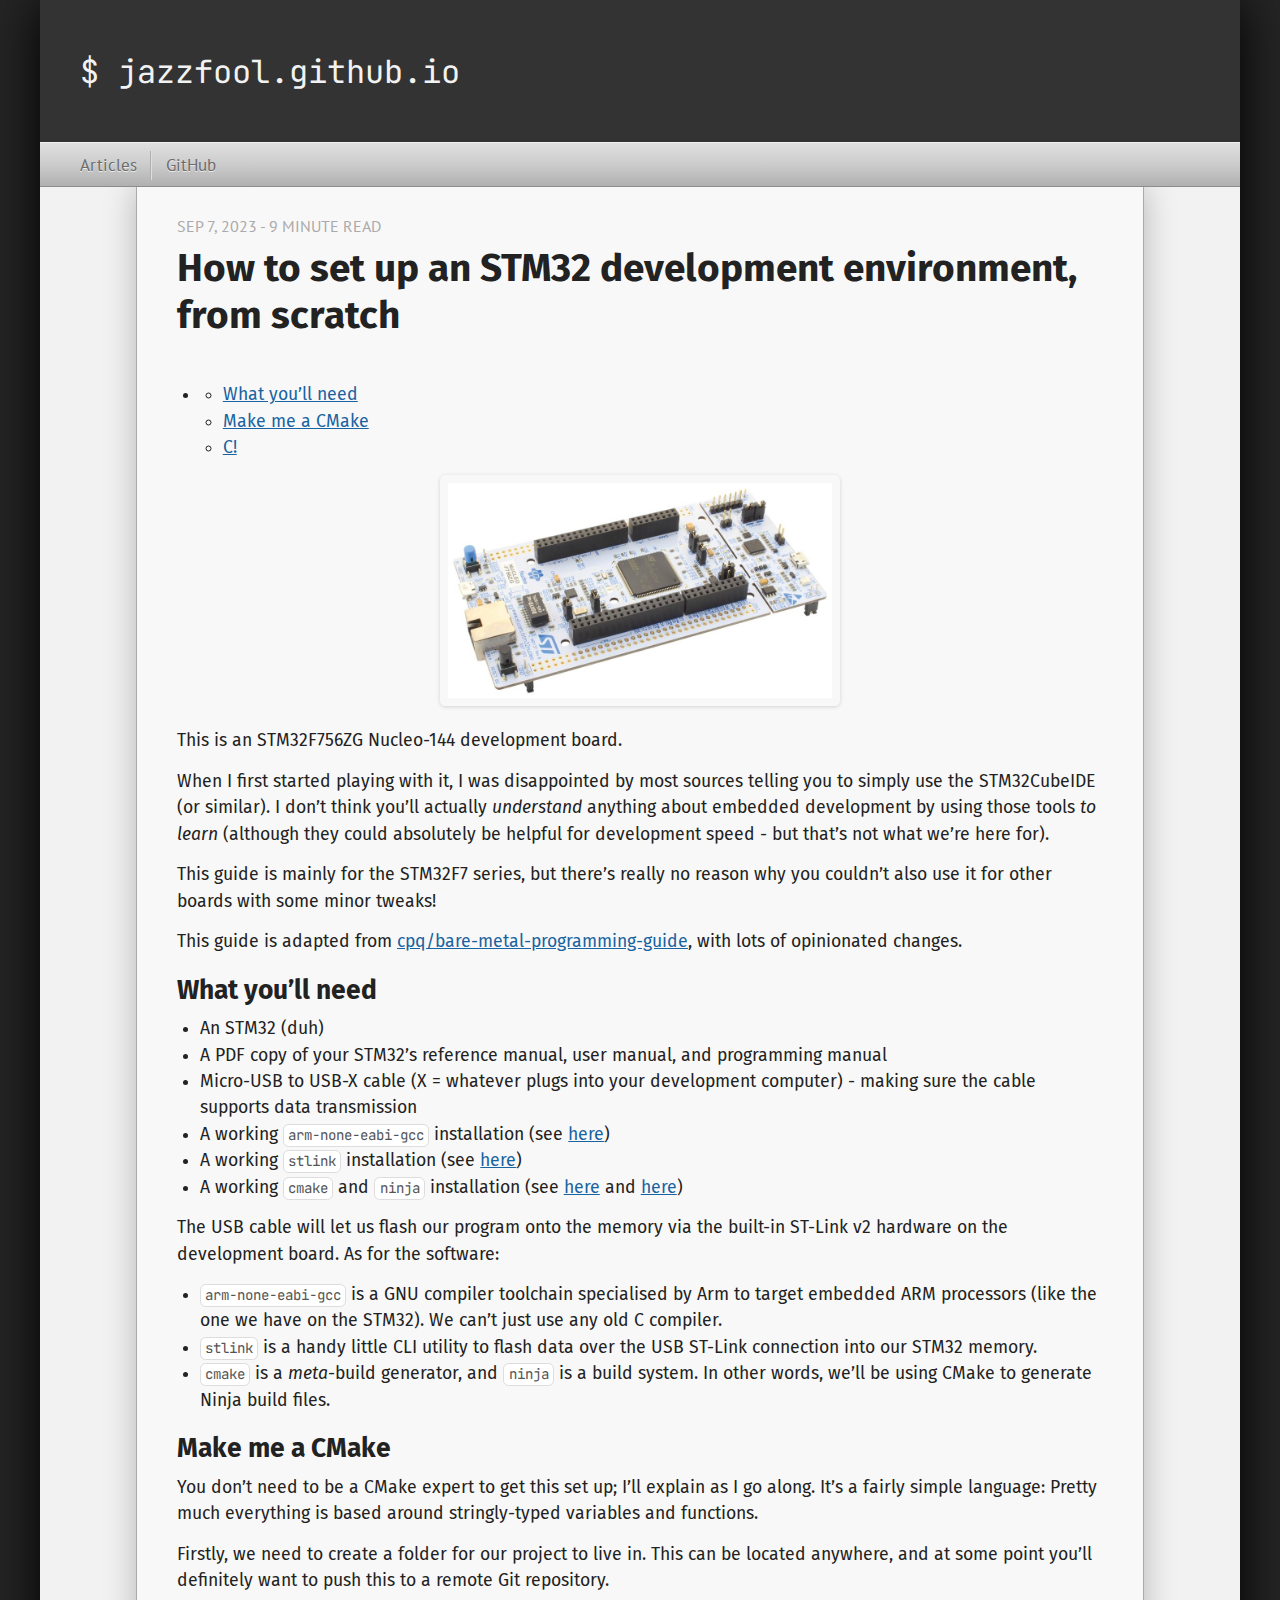
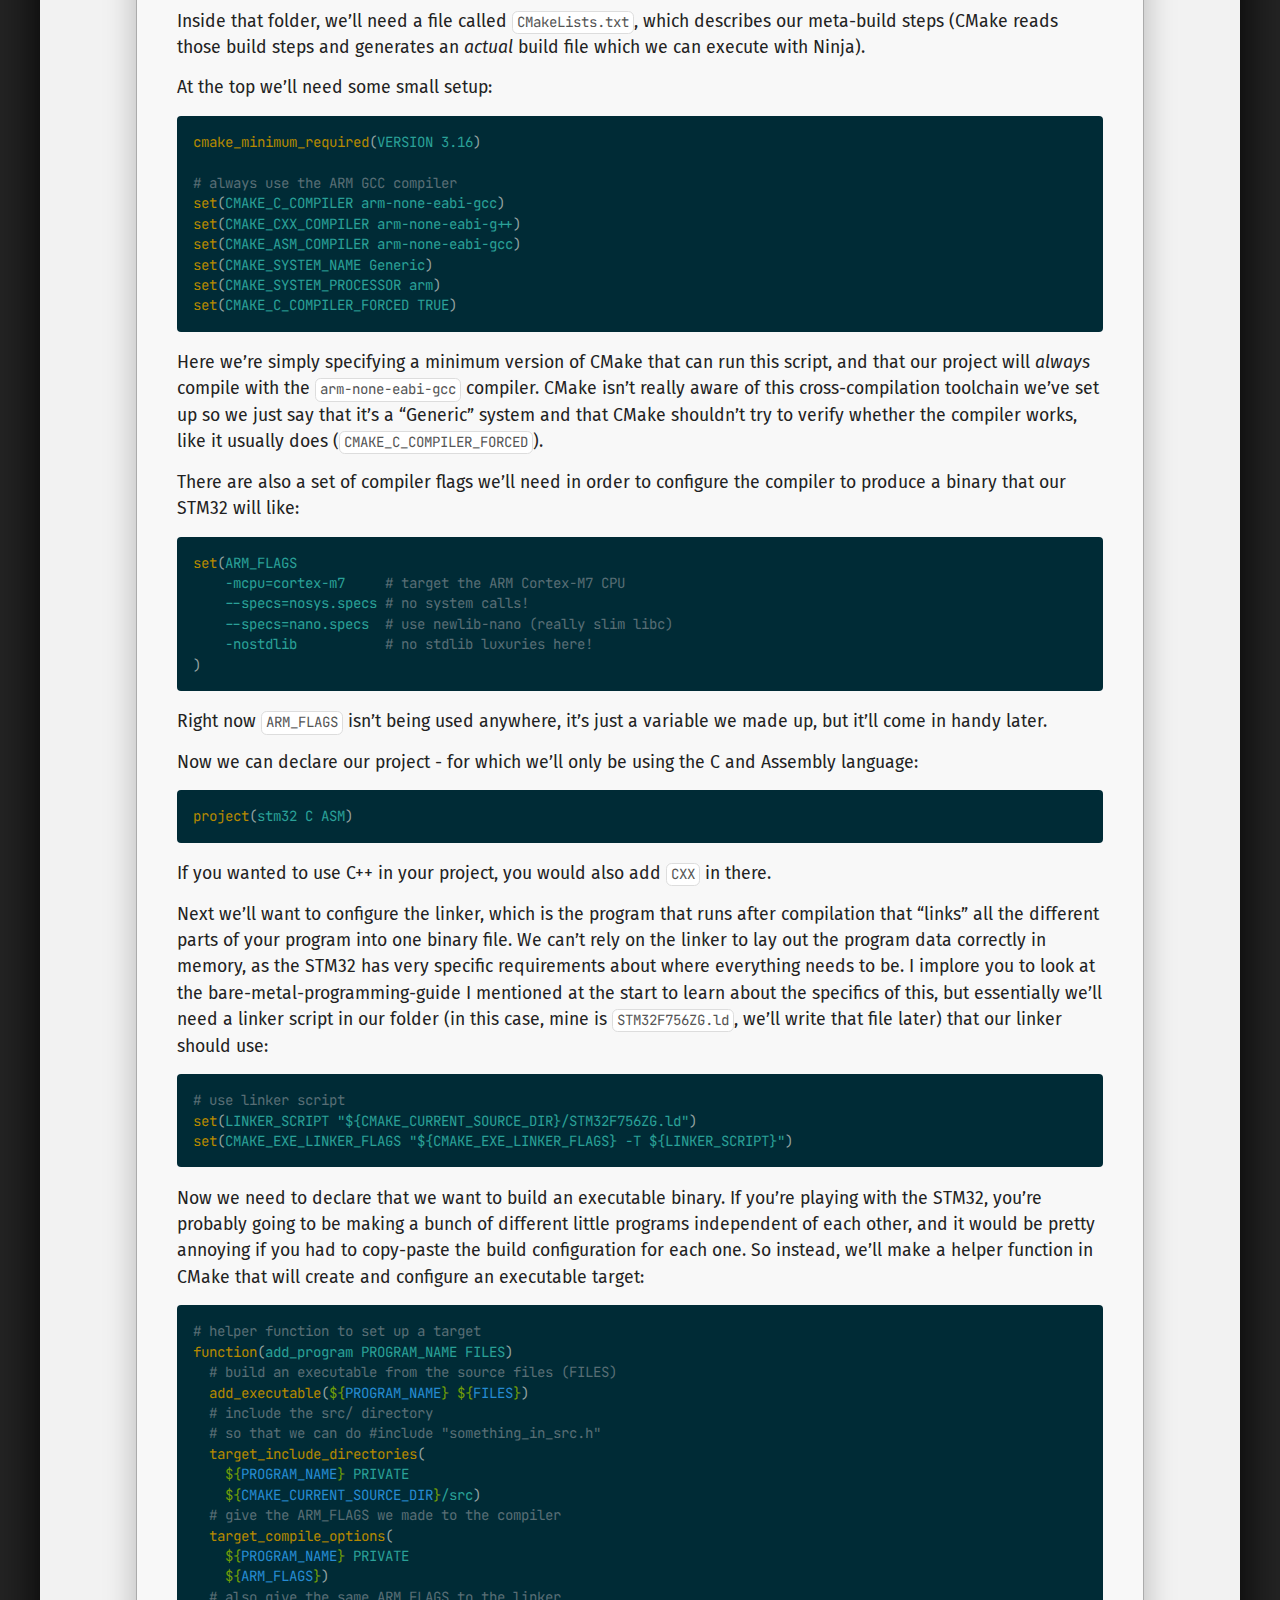
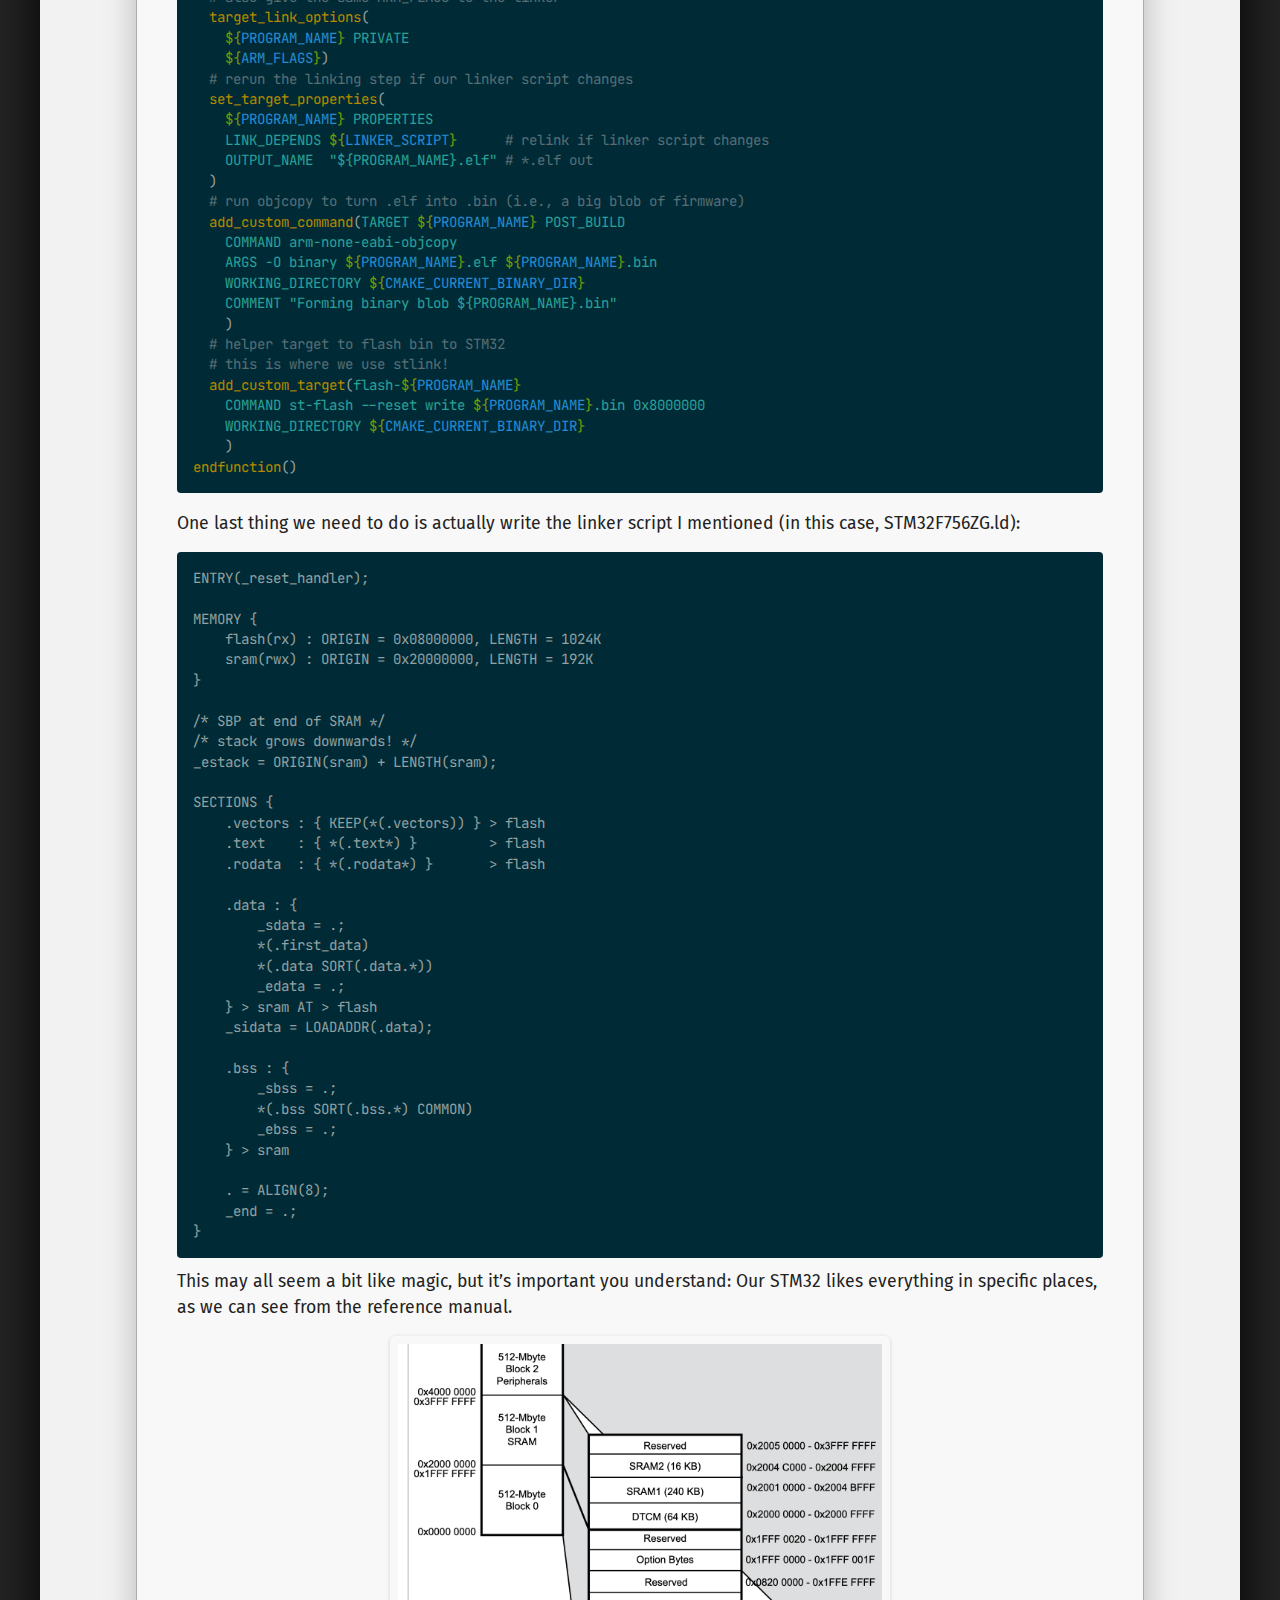
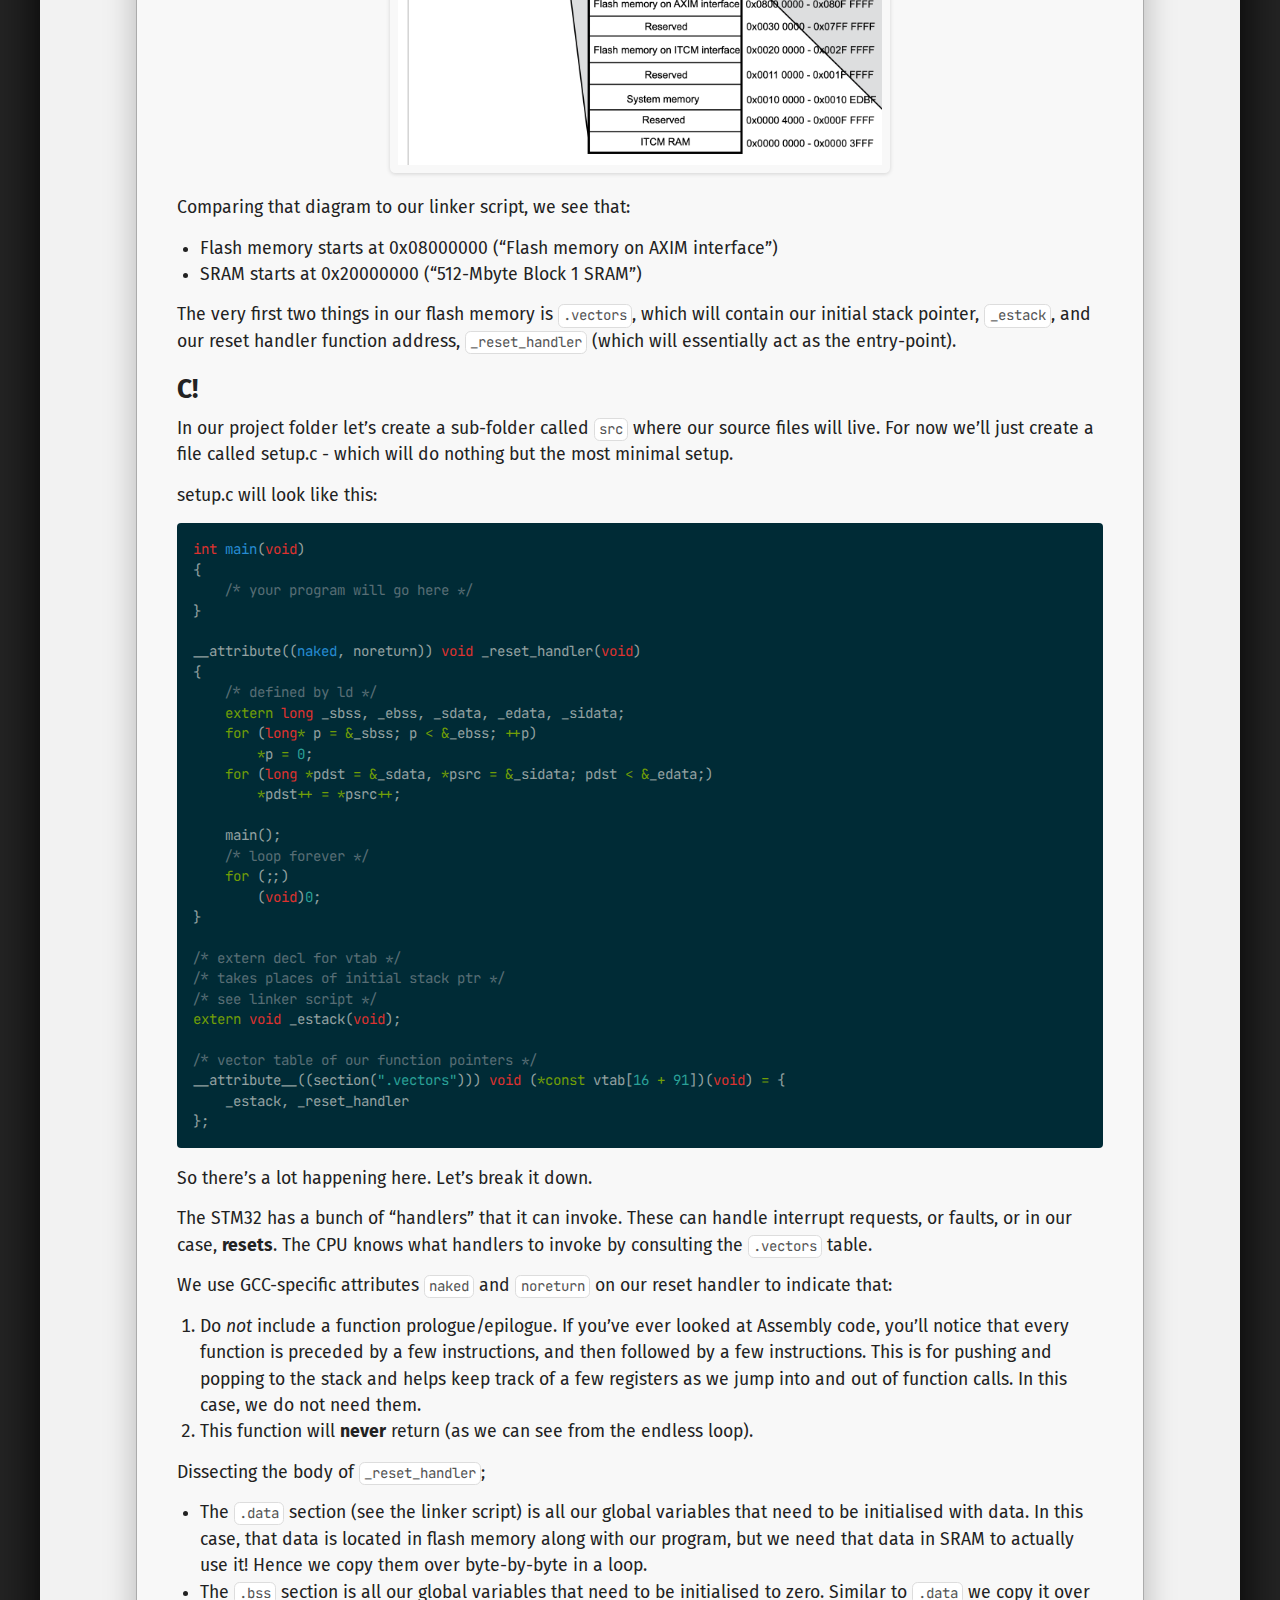
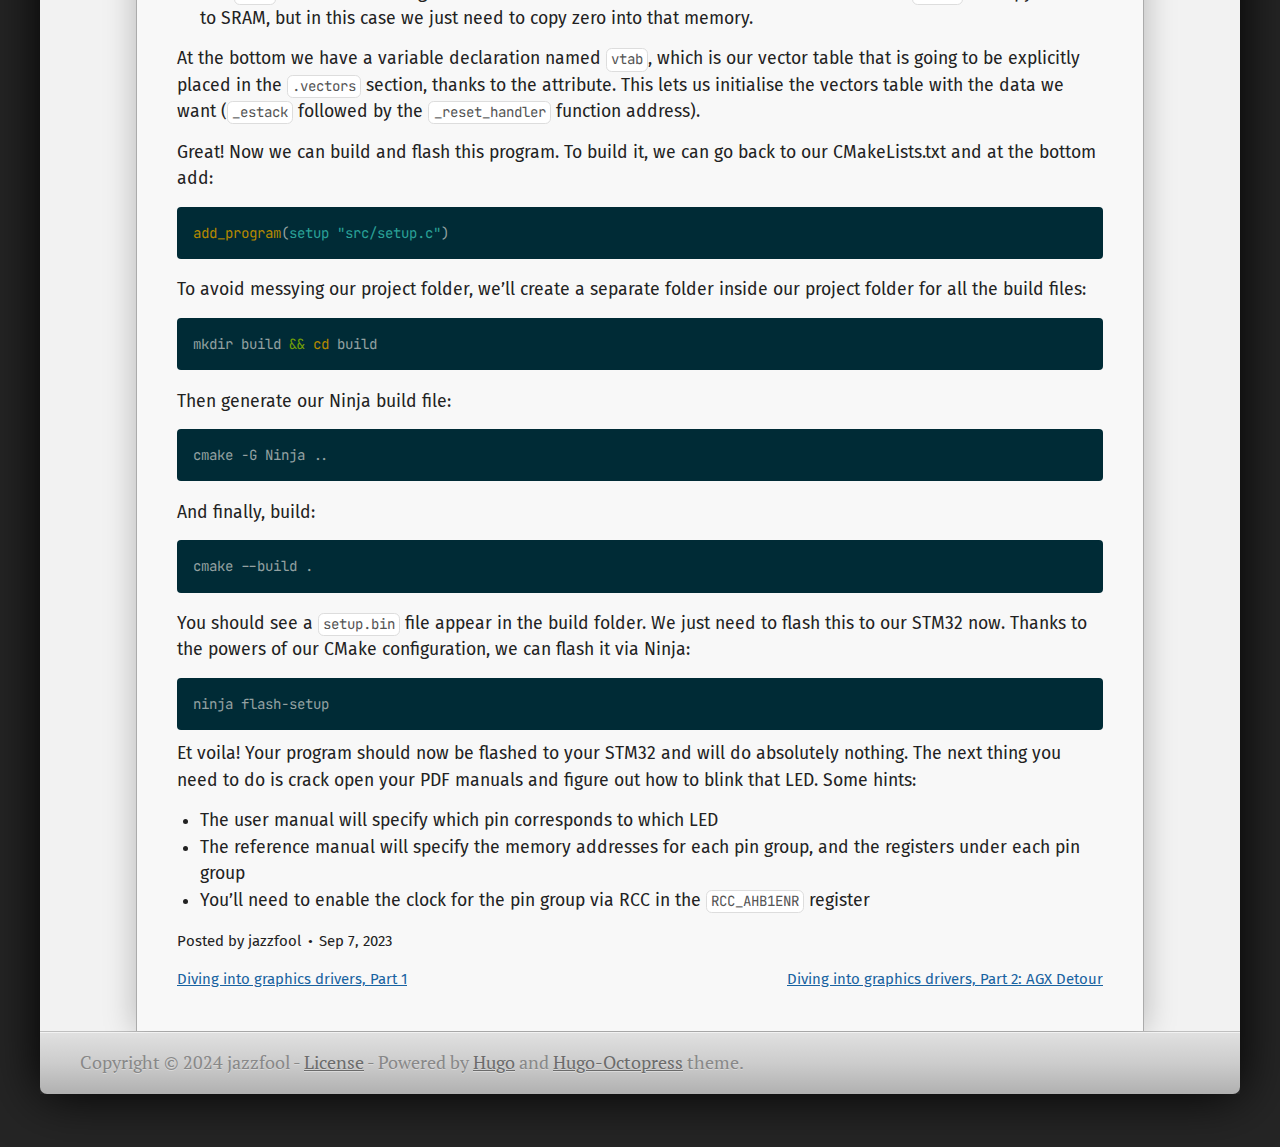
<file: post/stm32-setup/index.html>
<!doctype html><html xmlns=http://www.w3.org/1999/xhtml xml:lang=en lang=en-us><head><meta charset=utf-8><meta name=viewport content="width=device-width,minimum-scale=1,maximum-scale=1"><link href=/css/fonts.css rel=stylesheet type=text/css><title>How to set up an STM32 development environment, from scratch</title><link rel=stylesheet href=/css/hugo-octopress.css><link rel=stylesheet href=/styles.css><link rel=stylesheet href=/css/fork-awesome.min.css><link href=/favicon.png rel=icon><meta name=description content><meta name=keywords content><meta name=author content="jazzfool"><meta name=generator content="Hugo 0.85.0"></head><body><header role=banner><hgroup><h1><a href=/>$ jazzfool.github.io</a></h1><h2></h2></hgroup></header><nav role=navigation><fieldset class=mobile-nav><select onchange="location=this.value"><option value>Navigate…</option><option value=/>» Articles</option><option value=https://github.com/jazzfool>» GitHub</option></select></fieldset><ul class=main-navigation><li><a href=/ title=Articles>Articles</a></li><li><a href=https://github.com/jazzfool title=GitHub target=_blank rel="noopener noreferrer">GitHub</a></li></ul><ul class=subscription></ul></nav><div id=main><div id=content><div><article class=hentry role=article><header><p class=meta>Sep 7, 2023
- 9 minute read</p><h1 class=entry-title>How to set up an STM32 development environment, from scratch</h1></header><div class=entry-content><nav id=TableOfContents><ul><li><ul><li><a href=#what-youll-need>What you&rsquo;ll need</a></li><li><a href=#make-me-a-cmake>Make me a CMake</a></li><li><a href=#c>C!</a></li></ul></li></ul></nav><p align=center><img src=/static/stm32f756zg.jpg alt="photo of an STM32F756ZG Nucleo-144 microcontroller development board" width=400></p><p>This is an STM32F756ZG Nucleo-144 development board.</p><p>When I first started playing with it, I was disappointed by most sources telling you to simply use the STM32CubeIDE (or similar). I don&rsquo;t think you&rsquo;ll actually <em>understand</em> anything about embedded development by using those tools <em>to learn</em> (although they could absolutely be helpful for development speed - but that&rsquo;s not what we&rsquo;re here for).</p><p>This guide is mainly for the STM32F7 series, but there&rsquo;s really no reason why you couldn&rsquo;t also use it for other boards with some minor tweaks!</p><p>This guide is adapted from
<a href=https://github.com/cpq/bare-metal-programming-guide/tree/main target=_blank rel=noopener>cpq/bare-metal-programming-guide</a>, with lots of opinionated changes.</p><h2 id=what-youll-need>What you&rsquo;ll need</h2><ul><li>An STM32 (duh)</li><li>A PDF copy of your STM32&rsquo;s reference manual, user manual, and programming manual</li><li>Micro-USB to USB-X cable (X = whatever plugs into your development computer) - making sure the cable supports data transmission</li><li>A working <code>arm-none-eabi-gcc</code> installation (see
<a href=https://developer.arm.com/Tools%20and%20Software/GNU%20Toolchain target=_blank rel=noopener>here</a>)</li><li>A working <code>stlink</code> installation (see
<a href=https://github.com/stlink-org/stlink target=_blank rel=noopener>here</a>)</li><li>A working <code>cmake</code> and <code>ninja</code> installation (see
<a href=https://cmake.org target=_blank rel=noopener>here</a> and
<a href=https://ninja-build.org target=_blank rel=noopener>here</a>)</li></ul><p>The USB cable will let us flash our program onto the memory via the built-in ST-Link v2 hardware on the development board. As for the software:</p><ul><li><code>arm-none-eabi-gcc</code> is a GNU compiler toolchain specialised by Arm to target embedded ARM processors (like the one we have on the STM32). We can&rsquo;t just use any old C compiler.</li><li><code>stlink</code> is a handy little CLI utility to flash data over the USB ST-Link connection into our STM32 memory.</li><li><code>cmake</code> is a <em>meta</em>-build generator, and <code>ninja</code> is a build system. In other words, we&rsquo;ll be using CMake to generate Ninja build files.</li></ul><h2 id=make-me-a-cmake>Make me a CMake</h2><p>You don&rsquo;t need to be a CMake expert to get this set up; I&rsquo;ll explain as I go along. It&rsquo;s a fairly simple language: Pretty much everything is based around stringly-typed variables and functions.</p><p>Firstly, we need to create a folder for our project to live in. This can be located anywhere, and at some point you&rsquo;ll definitely want to push this to a remote Git repository.</p><p>Inside that folder, we&rsquo;ll need a file called <code>CMakeLists.txt</code>, which describes our meta-build steps (CMake reads those build steps and generates an <em>actual</em> build file which we can execute with Ninja).</p><p>At the top we&rsquo;ll need some small setup:</p><div class=highlight><pre style=color:#93a1a1;background-color:#002b36;-moz-tab-size:4;-o-tab-size:4;tab-size:4><code class=language-cmake data-lang=cmake><span style=color:#b58900>cmake_minimum_required</span>(<span style=color:#2aa198>VERSION</span> <span style=color:#2aa198>3.16</span>)

<span style=color:#586e75># always use the ARM GCC compiler
</span><span style=color:#586e75></span><span style=color:#b58900>set</span>(<span style=color:#2aa198>CMAKE_C_COMPILER</span> <span style=color:#2aa198>arm-none-eabi-gcc</span>)
<span style=color:#b58900>set</span>(<span style=color:#2aa198>CMAKE_CXX_COMPILER</span> <span style=color:#2aa198>arm-none-eabi-g++</span>)
<span style=color:#b58900>set</span>(<span style=color:#2aa198>CMAKE_ASM_COMPILER</span> <span style=color:#2aa198>arm-none-eabi-gcc</span>)
<span style=color:#b58900>set</span>(<span style=color:#2aa198>CMAKE_SYSTEM_NAME</span> <span style=color:#2aa198>Generic</span>)
<span style=color:#b58900>set</span>(<span style=color:#2aa198>CMAKE_SYSTEM_PROCESSOR</span> <span style=color:#2aa198>arm</span>)
<span style=color:#b58900>set</span>(<span style=color:#2aa198>CMAKE_C_COMPILER_FORCED</span> <span style=color:#2aa198>TRUE</span>)
</code></pre></div><p>Here we&rsquo;re simply specifying a minimum version of CMake that can run this script, and that our project will <em>always</em> compile with the <code>arm-none-eabi-gcc</code> compiler. CMake isn&rsquo;t really aware of this cross-compilation toolchain we&rsquo;ve set up so we just say that it&rsquo;s a &ldquo;Generic&rdquo; system and that CMake shouldn&rsquo;t try to verify whether the compiler works, like it usually does (<code>CMAKE_C_COMPILER_FORCED</code>).</p><p>There are also a set of compiler flags we&rsquo;ll need in order to configure the compiler to produce a binary that our STM32 will like:</p><div class=highlight><pre style=color:#93a1a1;background-color:#002b36;-moz-tab-size:4;-o-tab-size:4;tab-size:4><code class=language-cmake data-lang=cmake><span style=color:#b58900>set</span>(<span style=color:#2aa198>ARM_FLAGS</span>
    <span style=color:#2aa198>-mcpu=cortex-m7</span>     <span style=color:#586e75># target the ARM Cortex-M7 CPU
</span><span style=color:#586e75></span>    <span style=color:#2aa198>--specs=nosys.specs</span> <span style=color:#586e75># no system calls!
</span><span style=color:#586e75></span>    <span style=color:#2aa198>--specs=nano.specs</span>  <span style=color:#586e75># use newlib-nano (really slim libc)
</span><span style=color:#586e75></span>    <span style=color:#2aa198>-nostdlib</span>           <span style=color:#586e75># no stdlib luxuries here!
</span><span style=color:#586e75></span>)
</code></pre></div><p>Right now <code>ARM_FLAGS</code> isn&rsquo;t being used anywhere, it&rsquo;s just a variable we made up, but it&rsquo;ll come in handy later.</p><p>Now we can declare our project - for which we&rsquo;ll only be using the C and Assembly language:</p><div class=highlight><pre style=color:#93a1a1;background-color:#002b36;-moz-tab-size:4;-o-tab-size:4;tab-size:4><code class=language-cmake data-lang=cmake><span style=color:#b58900>project</span>(<span style=color:#2aa198>stm32</span> <span style=color:#2aa198>C</span> <span style=color:#2aa198>ASM</span>)
</code></pre></div><p>If you wanted to use C++ in your project, you would also add <code>CXX</code> in there.</p><p>Next we&rsquo;ll want to configure the linker, which is the program that runs after compilation that &ldquo;links&rdquo; all the different parts of your program into one binary file. We can&rsquo;t rely on the linker to lay out the program data correctly in memory, as the STM32 has very specific requirements about where everything needs to be. I implore you to look at the bare-metal-programming-guide I mentioned at the start to learn about the specifics of this, but essentially we&rsquo;ll need a linker script in our folder (in this case, mine is <code>STM32F756ZG.ld</code>, we&rsquo;ll write that file later) that our linker should use:</p><div class=highlight><pre style=color:#93a1a1;background-color:#002b36;-moz-tab-size:4;-o-tab-size:4;tab-size:4><code class=language-cmake data-lang=cmake><span style=color:#586e75># use linker script
</span><span style=color:#586e75></span><span style=color:#b58900>set</span>(<span style=color:#2aa198>LINKER_SCRIPT</span> <span style=color:#2aa198>&#34;${CMAKE_CURRENT_SOURCE_DIR}/STM32F756ZG.ld&#34;</span>)
<span style=color:#b58900>set</span>(<span style=color:#2aa198>CMAKE_EXE_LINKER_FLAGS</span> <span style=color:#2aa198>&#34;${CMAKE_EXE_LINKER_FLAGS} -T ${LINKER_SCRIPT}&#34;</span>)
</code></pre></div><p>Now we need to declare that we want to build an executable binary. If you&rsquo;re playing with the STM32, you&rsquo;re probably going to be making a bunch of different little programs independent of each other, and it would be pretty annoying if you had to copy-paste the build configuration for each one. So instead, we&rsquo;ll make a helper function in CMake that will create and configure an executable target:</p><div class=highlight><pre style=color:#93a1a1;background-color:#002b36;-moz-tab-size:4;-o-tab-size:4;tab-size:4><code class=language-cmake data-lang=cmake><span style=color:#586e75># helper function to set up a target
</span><span style=color:#586e75></span><span style=color:#b58900>function</span>(<span style=color:#2aa198>add_program</span> <span style=color:#2aa198>PROGRAM_NAME</span> <span style=color:#2aa198>FILES</span>)
  <span style=color:#586e75># build an executable from the source files (FILES)
</span><span style=color:#586e75></span>  <span style=color:#b58900>add_executable</span>(<span style=color:#719e07>${</span><span style=color:#268bd2>PROGRAM_NAME</span><span style=color:#719e07>}</span> <span style=color:#719e07>${</span><span style=color:#268bd2>FILES</span><span style=color:#719e07>}</span>)
  <span style=color:#586e75># include the src/ directory
</span><span style=color:#586e75></span>  <span style=color:#586e75># so that we can do #include &#34;something_in_src.h&#34;
</span><span style=color:#586e75></span>  <span style=color:#b58900>target_include_directories</span>(
    <span style=color:#719e07>${</span><span style=color:#268bd2>PROGRAM_NAME</span><span style=color:#719e07>}</span> <span style=color:#2aa198>PRIVATE</span>
    <span style=color:#719e07>${</span><span style=color:#268bd2>CMAKE_CURRENT_SOURCE_DIR</span><span style=color:#719e07>}</span><span style=color:#2aa198>/src</span>)
  <span style=color:#586e75># give the ARM_FLAGS we made to the compiler
</span><span style=color:#586e75></span>  <span style=color:#b58900>target_compile_options</span>(
    <span style=color:#719e07>${</span><span style=color:#268bd2>PROGRAM_NAME</span><span style=color:#719e07>}</span> <span style=color:#2aa198>PRIVATE</span>
    <span style=color:#719e07>${</span><span style=color:#268bd2>ARM_FLAGS</span><span style=color:#719e07>}</span>)
  <span style=color:#586e75># also give the same ARM_FLAGS to the linker
</span><span style=color:#586e75></span>  <span style=color:#b58900>target_link_options</span>(
    <span style=color:#719e07>${</span><span style=color:#268bd2>PROGRAM_NAME</span><span style=color:#719e07>}</span> <span style=color:#2aa198>PRIVATE</span>
    <span style=color:#719e07>${</span><span style=color:#268bd2>ARM_FLAGS</span><span style=color:#719e07>}</span>)
  <span style=color:#586e75># rerun the linking step if our linker script changes
</span><span style=color:#586e75></span>  <span style=color:#b58900>set_target_properties</span>(
    <span style=color:#719e07>${</span><span style=color:#268bd2>PROGRAM_NAME</span><span style=color:#719e07>}</span> <span style=color:#2aa198>PROPERTIES</span>
    <span style=color:#2aa198>LINK_DEPENDS</span> <span style=color:#719e07>${</span><span style=color:#268bd2>LINKER_SCRIPT</span><span style=color:#719e07>}</span>      <span style=color:#586e75># relink if linker script changes
</span><span style=color:#586e75></span>    <span style=color:#2aa198>OUTPUT_NAME</span>  <span style=color:#2aa198>&#34;${PROGRAM_NAME}.elf&#34;</span> <span style=color:#586e75># *.elf out
</span><span style=color:#586e75></span>  )
  <span style=color:#586e75># run objcopy to turn .elf into .bin (i.e., a big blob of firmware)
</span><span style=color:#586e75></span>  <span style=color:#b58900>add_custom_command</span>(<span style=color:#2aa198>TARGET</span> <span style=color:#719e07>${</span><span style=color:#268bd2>PROGRAM_NAME</span><span style=color:#719e07>}</span> <span style=color:#2aa198>POST_BUILD</span>
    <span style=color:#2aa198>COMMAND</span> <span style=color:#2aa198>arm-none-eabi-objcopy</span>
    <span style=color:#2aa198>ARGS</span> <span style=color:#2aa198>-O</span> <span style=color:#2aa198>binary</span> <span style=color:#719e07>${</span><span style=color:#268bd2>PROGRAM_NAME</span><span style=color:#719e07>}</span><span style=color:#2aa198>.elf</span> <span style=color:#719e07>${</span><span style=color:#268bd2>PROGRAM_NAME</span><span style=color:#719e07>}</span><span style=color:#2aa198>.bin</span>
    <span style=color:#2aa198>WORKING_DIRECTORY</span> <span style=color:#719e07>${</span><span style=color:#268bd2>CMAKE_CURRENT_BINARY_DIR</span><span style=color:#719e07>}</span>
    <span style=color:#2aa198>COMMENT</span> <span style=color:#2aa198>&#34;Forming binary blob ${PROGRAM_NAME}.bin&#34;</span>
    )
  <span style=color:#586e75># helper target to flash bin to STM32
</span><span style=color:#586e75></span>  <span style=color:#586e75># this is where we use stlink!
</span><span style=color:#586e75></span>  <span style=color:#b58900>add_custom_target</span>(<span style=color:#2aa198>flash-</span><span style=color:#719e07>${</span><span style=color:#268bd2>PROGRAM_NAME</span><span style=color:#719e07>}</span>
    <span style=color:#2aa198>COMMAND</span> <span style=color:#2aa198>st-flash</span> <span style=color:#2aa198>--reset</span> <span style=color:#2aa198>write</span> <span style=color:#719e07>${</span><span style=color:#268bd2>PROGRAM_NAME</span><span style=color:#719e07>}</span><span style=color:#2aa198>.bin</span> <span style=color:#2aa198>0x8000000</span>
    <span style=color:#2aa198>WORKING_DIRECTORY</span> <span style=color:#719e07>${</span><span style=color:#268bd2>CMAKE_CURRENT_BINARY_DIR</span><span style=color:#719e07>}</span>
    )
<span style=color:#b58900>endfunction</span>()
</code></pre></div><p>One last thing we need to do is actually write the linker script I mentioned (in this case, STM32F756ZG.ld):</p><pre><code class=language-ld data-lang=ld>ENTRY(_reset_handler);

MEMORY {
    flash(rx) : ORIGIN = 0x08000000, LENGTH = 1024K
    sram(rwx) : ORIGIN = 0x20000000, LENGTH = 192K
}

/* SBP at end of SRAM */
/* stack grows downwards! */
_estack = ORIGIN(sram) + LENGTH(sram);

SECTIONS {
    .vectors : { KEEP(*(.vectors)) } &gt; flash
    .text    : { *(.text*) }         &gt; flash
    .rodata  : { *(.rodata*) }       &gt; flash

    .data : {
        _sdata = .;
        *(.first_data)
        *(.data SORT(.data.*))
        _edata = .;
    } &gt; sram AT &gt; flash
    _sidata = LOADADDR(.data);

    .bss : {
        _sbss = .;
        *(.bss SORT(.bss.*) COMMON)
        _ebss = .;
    } &gt; sram

    . = ALIGN(8);
    _end = .;
}
</code></pre><p>This may all seem a bit like magic, but it&rsquo;s important you understand: Our STM32 likes everything in specific places, as we can see from the reference manual.</p><p align=center><img src=/static/stm32-memory.png alt="diagram of the STM32F756ZG memory layout from the reference manual" width=500></p><p>Comparing that diagram to our linker script, we see that:</p><ul><li>Flash memory starts at 0x08000000 (&ldquo;Flash memory on AXIM interface&rdquo;)</li><li>SRAM starts at 0x20000000 (&ldquo;512-Mbyte Block 1 SRAM&rdquo;)</li></ul><p>The very first two things in our flash memory is <code>.vectors</code>, which will contain our initial stack pointer, <code>_estack</code>, and our reset handler function address, <code>_reset_handler</code> (which will essentially act as the entry-point).</p><h2 id=c>C!</h2><p>In our project folder let&rsquo;s create a sub-folder called <code>src</code> where our source files will live. For now we&rsquo;ll just create a file called setup.c - which will do nothing but the most minimal setup.</p><p>setup.c will look like this:</p><div class=highlight><pre style=color:#93a1a1;background-color:#002b36;-moz-tab-size:4;-o-tab-size:4;tab-size:4><code class=language-c data-lang=c><span style=color:#dc322f>int</span> <span style=color:#268bd2>main</span>(<span style=color:#dc322f>void</span>)
{
    <span style=color:#586e75>/* your program will go here */</span>
}

__attribute((<span style=color:#268bd2>naked</span>, noreturn)) <span style=color:#dc322f>void</span> _reset_handler(<span style=color:#dc322f>void</span>)
{
    <span style=color:#586e75>/* defined by ld */</span>
    <span style=color:#719e07>extern</span> <span style=color:#dc322f>long</span> _sbss, _ebss, _sdata, _edata, _sidata;
    <span style=color:#719e07>for</span> (<span style=color:#dc322f>long</span><span style=color:#719e07>*</span> p <span style=color:#719e07>=</span> <span style=color:#719e07>&amp;</span>_sbss; p <span style=color:#719e07>&lt;</span> <span style=color:#719e07>&amp;</span>_ebss; <span style=color:#719e07>++</span>p)
        <span style=color:#719e07>*</span>p <span style=color:#719e07>=</span> <span style=color:#2aa198>0</span>;
    <span style=color:#719e07>for</span> (<span style=color:#dc322f>long</span> <span style=color:#719e07>*</span>pdst <span style=color:#719e07>=</span> <span style=color:#719e07>&amp;</span>_sdata, <span style=color:#719e07>*</span>psrc <span style=color:#719e07>=</span> <span style=color:#719e07>&amp;</span>_sidata; pdst <span style=color:#719e07>&lt;</span> <span style=color:#719e07>&amp;</span>_edata;)
        <span style=color:#719e07>*</span>pdst<span style=color:#719e07>++</span> <span style=color:#719e07>=</span> <span style=color:#719e07>*</span>psrc<span style=color:#719e07>++</span>;

    main();
    <span style=color:#586e75>/* loop forever */</span>
    <span style=color:#719e07>for</span> (;;)
        (<span style=color:#dc322f>void</span>)<span style=color:#2aa198>0</span>;
}

<span style=color:#586e75>/* extern decl for vtab */</span>
<span style=color:#586e75>/* takes places of initial stack ptr */</span>
<span style=color:#586e75>/* see linker script */</span>
<span style=color:#719e07>extern</span> <span style=color:#dc322f>void</span> _estack(<span style=color:#dc322f>void</span>);

<span style=color:#586e75>/* vector table of our function pointers */</span>
__attribute__((section(<span style=color:#2aa198>&#34;.vectors&#34;</span>))) <span style=color:#dc322f>void</span> (<span style=color:#719e07>*</span><span style=color:#719e07>const</span> vtab[<span style=color:#2aa198>16</span> <span style=color:#719e07>+</span> <span style=color:#2aa198>91</span>])(<span style=color:#dc322f>void</span>) <span style=color:#719e07>=</span> {
    _estack, _reset_handler
};
</code></pre></div><p>So there&rsquo;s a lot happening here. Let&rsquo;s break it down.</p><p>The STM32 has a bunch of &ldquo;handlers&rdquo; that it can invoke. These can handle interrupt requests, or faults, or in our case, <strong>resets</strong>. The CPU knows what handlers to invoke by consulting the <code>.vectors</code> table.</p><p>We use GCC-specific attributes <code>naked</code> and <code>noreturn</code> on our reset handler to indicate that:</p><ol><li>Do <em>not</em> include a function prologue/epilogue. If you&rsquo;ve ever looked at Assembly code, you&rsquo;ll notice that every function is preceded by a few instructions, and then followed by a few instructions. This is for pushing and popping to the stack and helps keep track of a few registers as we jump into and out of function calls. In this case, we do not need them.</li><li>This function will <strong>never</strong> return (as we can see from the endless loop).</li></ol><p>Dissecting the body of <code>_reset_handler</code>;</p><ul><li>The <code>.data</code> section (see the linker script) is all our global variables that need to be initialised with data. In this case, that data is located in flash memory along with our program, but we need that data in SRAM to actually use it! Hence we copy them over byte-by-byte in a loop.</li><li>The <code>.bss</code> section is all our global variables that need to be initialised to zero. Similar to <code>.data</code> we copy it over to SRAM, but in this case we just need to copy zero into that memory.</li></ul><p>At the bottom we have a variable declaration named <code>vtab</code>, which is our vector table that is going to be explicitly placed in the <code>.vectors</code> section, thanks to the attribute. This lets us initialise the vectors table with the data we want (<code>_estack</code> followed by the <code>_reset_handler</code> function address).</p><p>Great! Now we can build and flash this program. To build it, we can go back to our CMakeLists.txt and at the bottom add:</p><div class=highlight><pre style=color:#93a1a1;background-color:#002b36;-moz-tab-size:4;-o-tab-size:4;tab-size:4><code class=language-cmake data-lang=cmake><span style=color:#b58900>add_program</span>(<span style=color:#2aa198>setup</span> <span style=color:#2aa198>&#34;src/setup.c&#34;</span>)
</code></pre></div><p>To avoid messying our project folder, we&rsquo;ll create a separate folder inside our project folder for all the build files:</p><div class=highlight><pre style=color:#93a1a1;background-color:#002b36;-moz-tab-size:4;-o-tab-size:4;tab-size:4><code class=language-sh data-lang=sh>mkdir build <span style=color:#719e07>&amp;&amp;</span> <span style=color:#b58900>cd</span> build
</code></pre></div><p>Then generate our Ninja build file:</p><div class=highlight><pre style=color:#93a1a1;background-color:#002b36;-moz-tab-size:4;-o-tab-size:4;tab-size:4><code class=language-cmake data-lang=cmake>cmake -G Ninja ..
</code></pre></div><p>And finally, build:</p><div class=highlight><pre style=color:#93a1a1;background-color:#002b36;-moz-tab-size:4;-o-tab-size:4;tab-size:4><code class=language-cmake data-lang=cmake>cmake --build .
</code></pre></div><p>You should see a <code>setup.bin</code> file appear in the build folder. We just need to flash this to our STM32 now. Thanks to the powers of our CMake configuration, we can flash it via Ninja:</p><pre><code>ninja flash-setup
</code></pre><p>Et voila! Your program should now be flashed to your STM32 and will do absolutely nothing. The next thing you need to do is crack open your PDF manuals and figure out how to blink that LED.
Some hints:</p><ul><li>The user manual will specify which pin corresponds to which LED</li><li>The reference manual will specify the memory addresses for each pin group, and the registers under each pin group</li><li>You&rsquo;ll need to enable the clock for the pin group via RCC in the <code>RCC_AHB1ENR</code> register</li></ul></div><footer><p class=meta><span class="byline author vcard">Posted by <span class=fn>jazzfool</span></span>
<time>Sep 7, 2023</time></span></p><p class=meta><a class="basic-alignment left" href=/post/gfxdrivers-pt1/ title="Diving into graphics drivers, Part 1">Diving into graphics drivers, Part 1</a>
<a class="basic-alignment right" href=/post/gfxdrivers-pt2/ title="Diving into graphics drivers, Part 2: AGX Detour">Diving into graphics drivers, Part 2: AGX Detour</a></p></footer></article></div><aside class="sidebar thirds"><section class="first odd"><p></p></section><ul class=sidebar-nav><li class=sidebar-nav-item></li></ul></aside></div></div><footer role=contentinfo><p>Copyright &copy; 2024 jazzfool - <a href=/license/>License</a> -
<span class=credit>Powered by <a target=_blank href=https://gohugo.io rel="noopener noreferrer">Hugo</a> and <a target=_blank href=https://github.com/parsiya/hugo-octopress/ rel="noopener noreferrer">Hugo-Octopress</a> theme.</p></footer></body></html>
</file>
